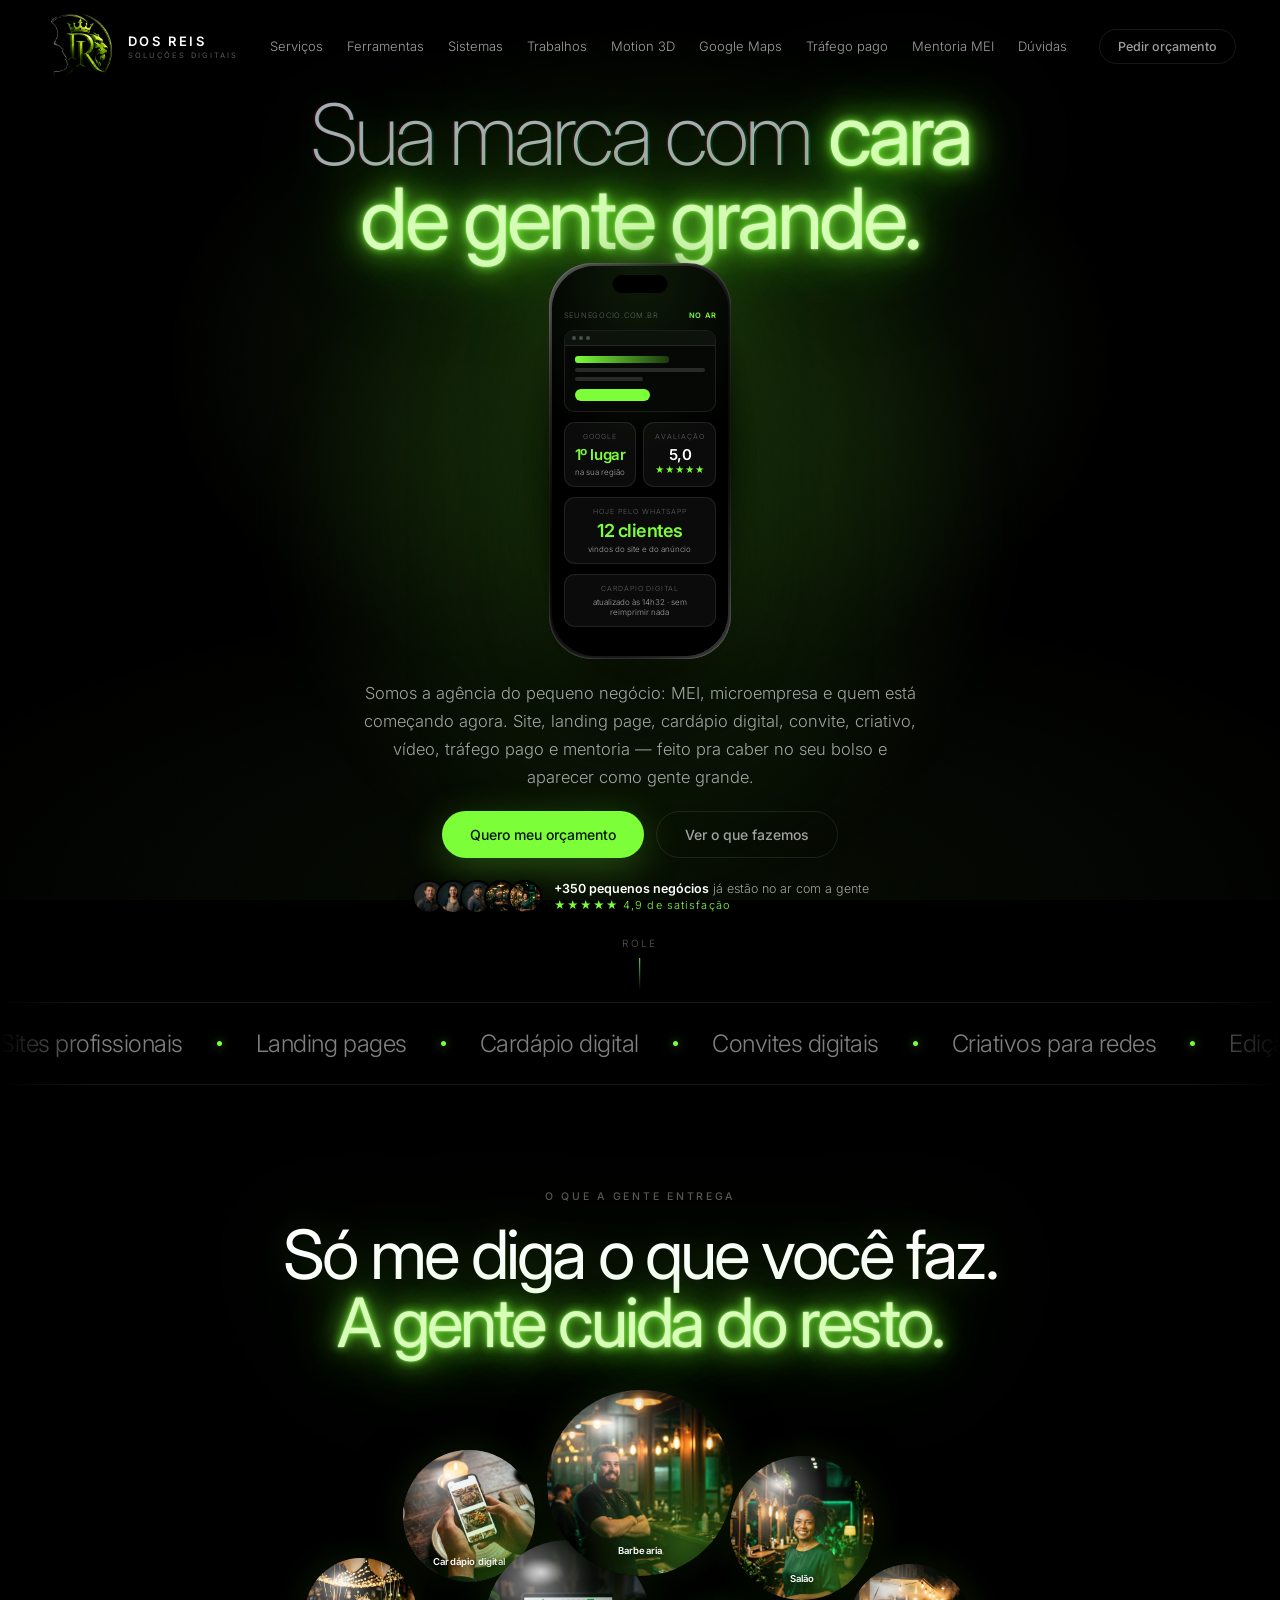
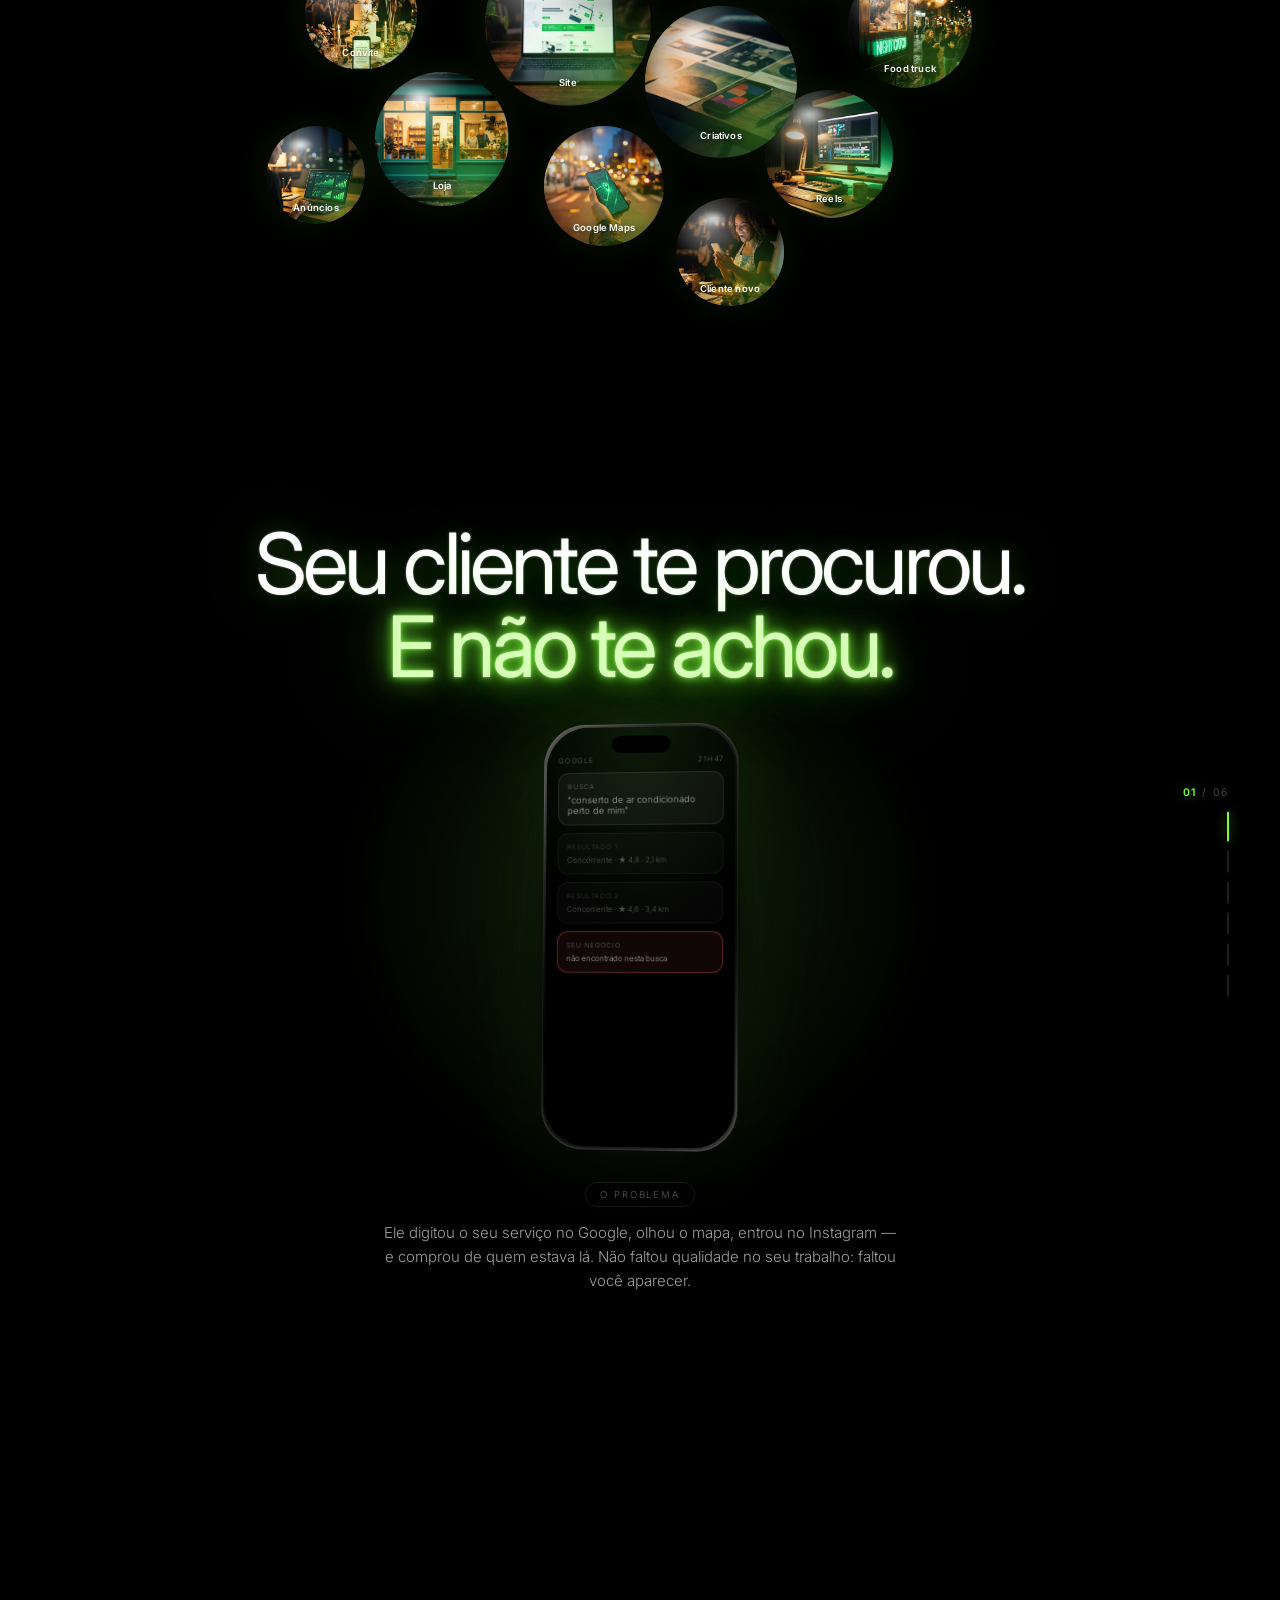
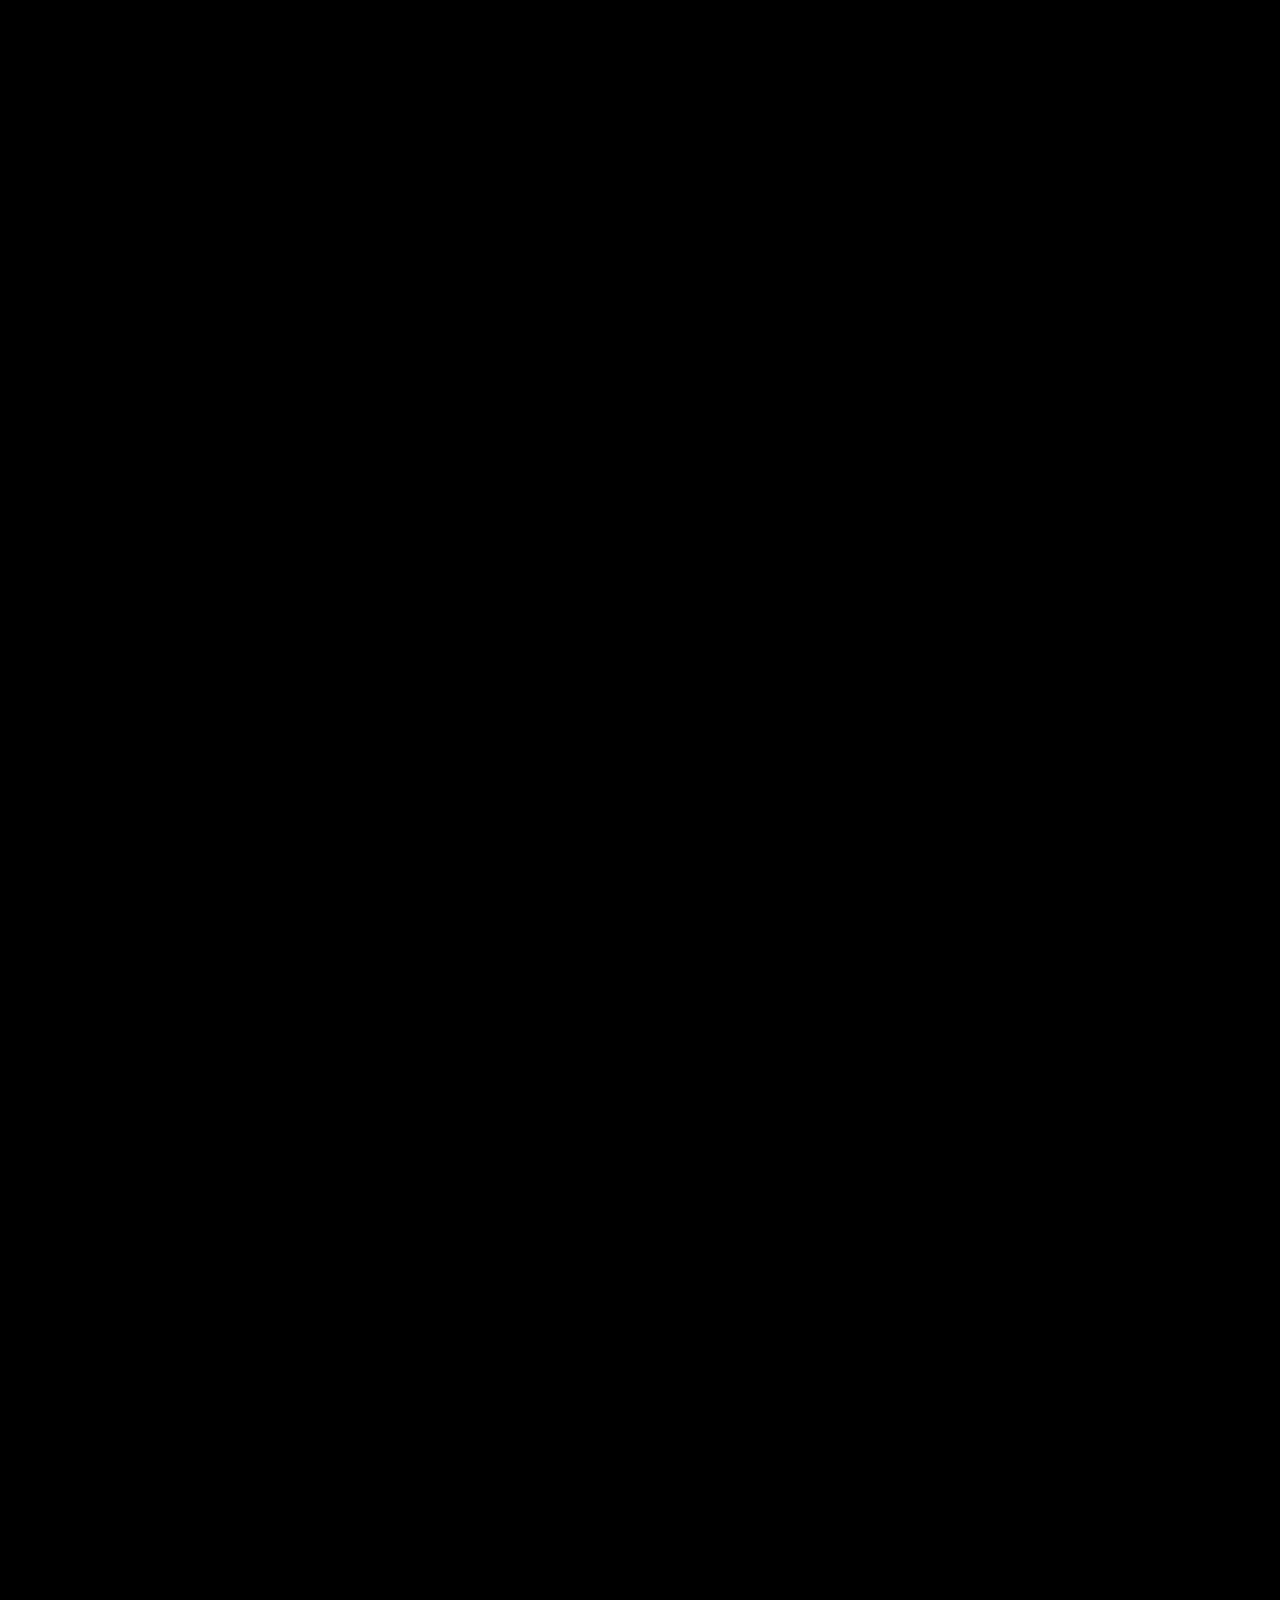
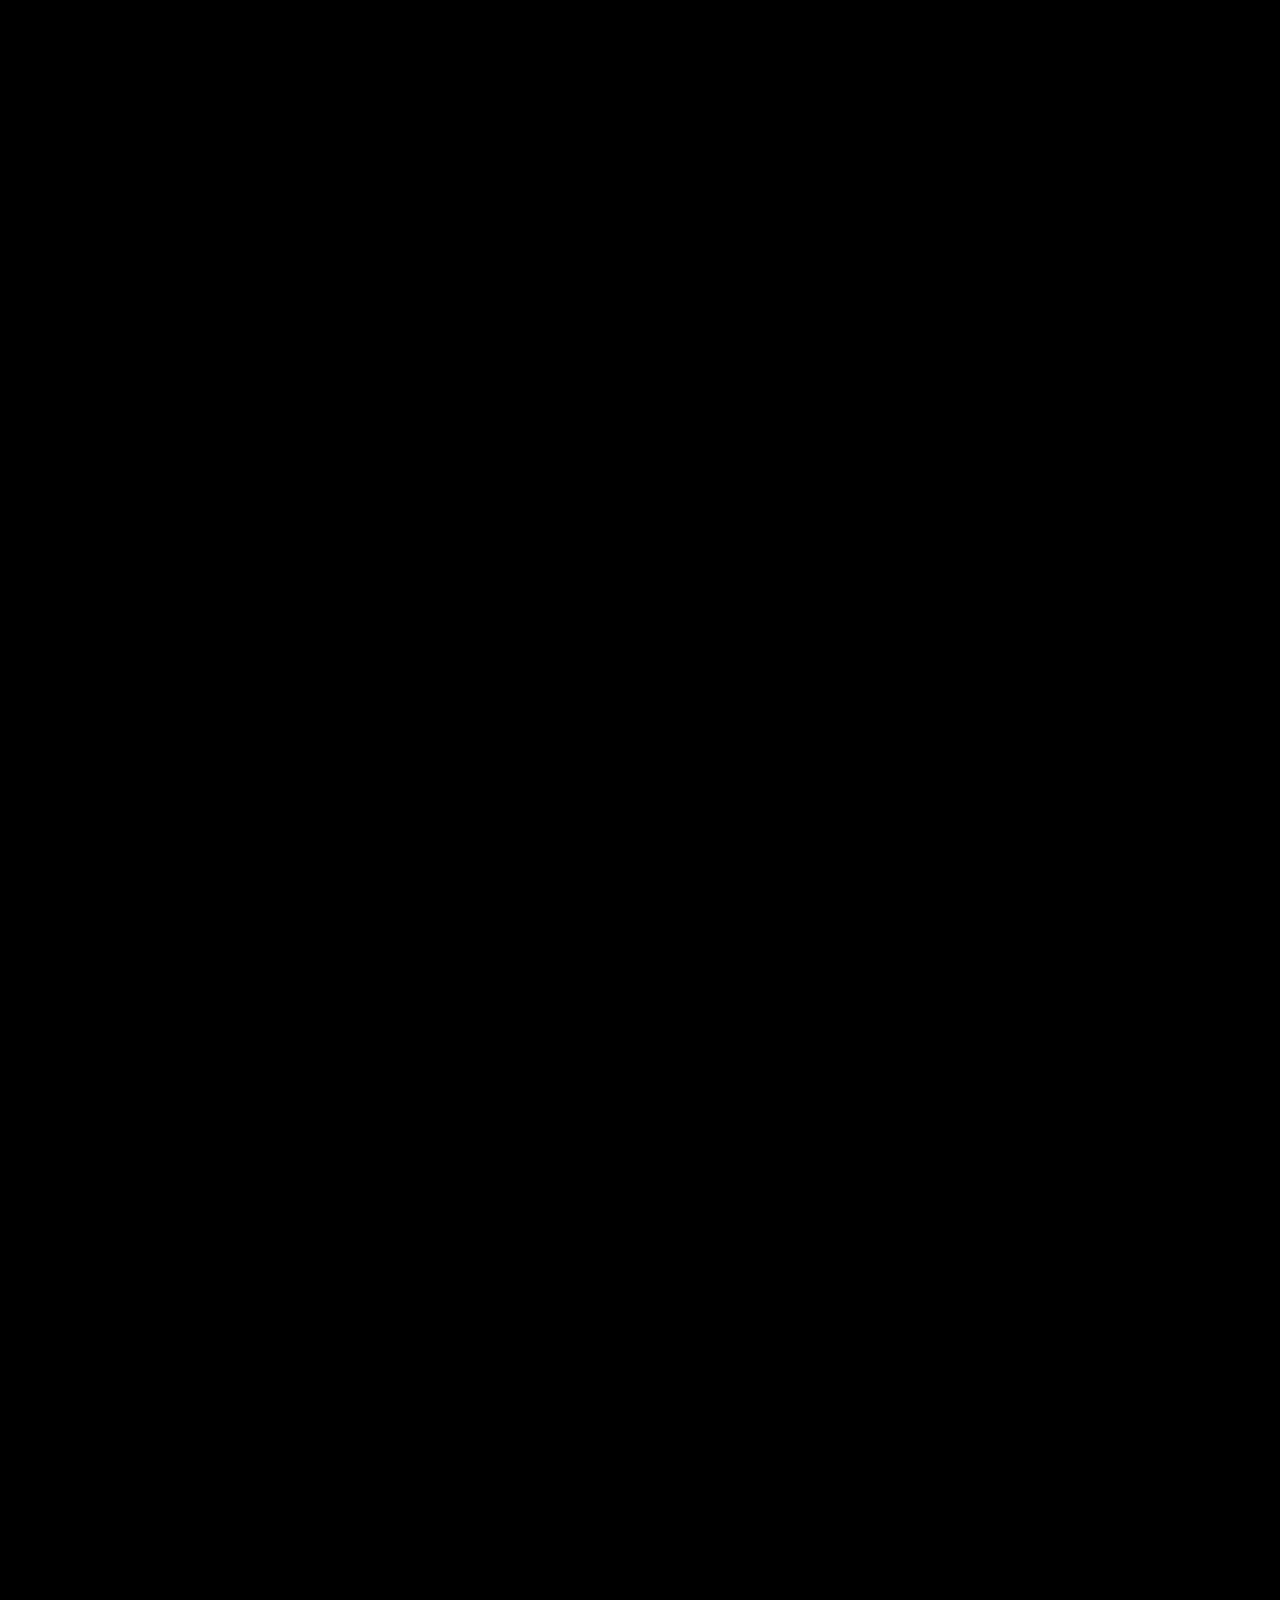
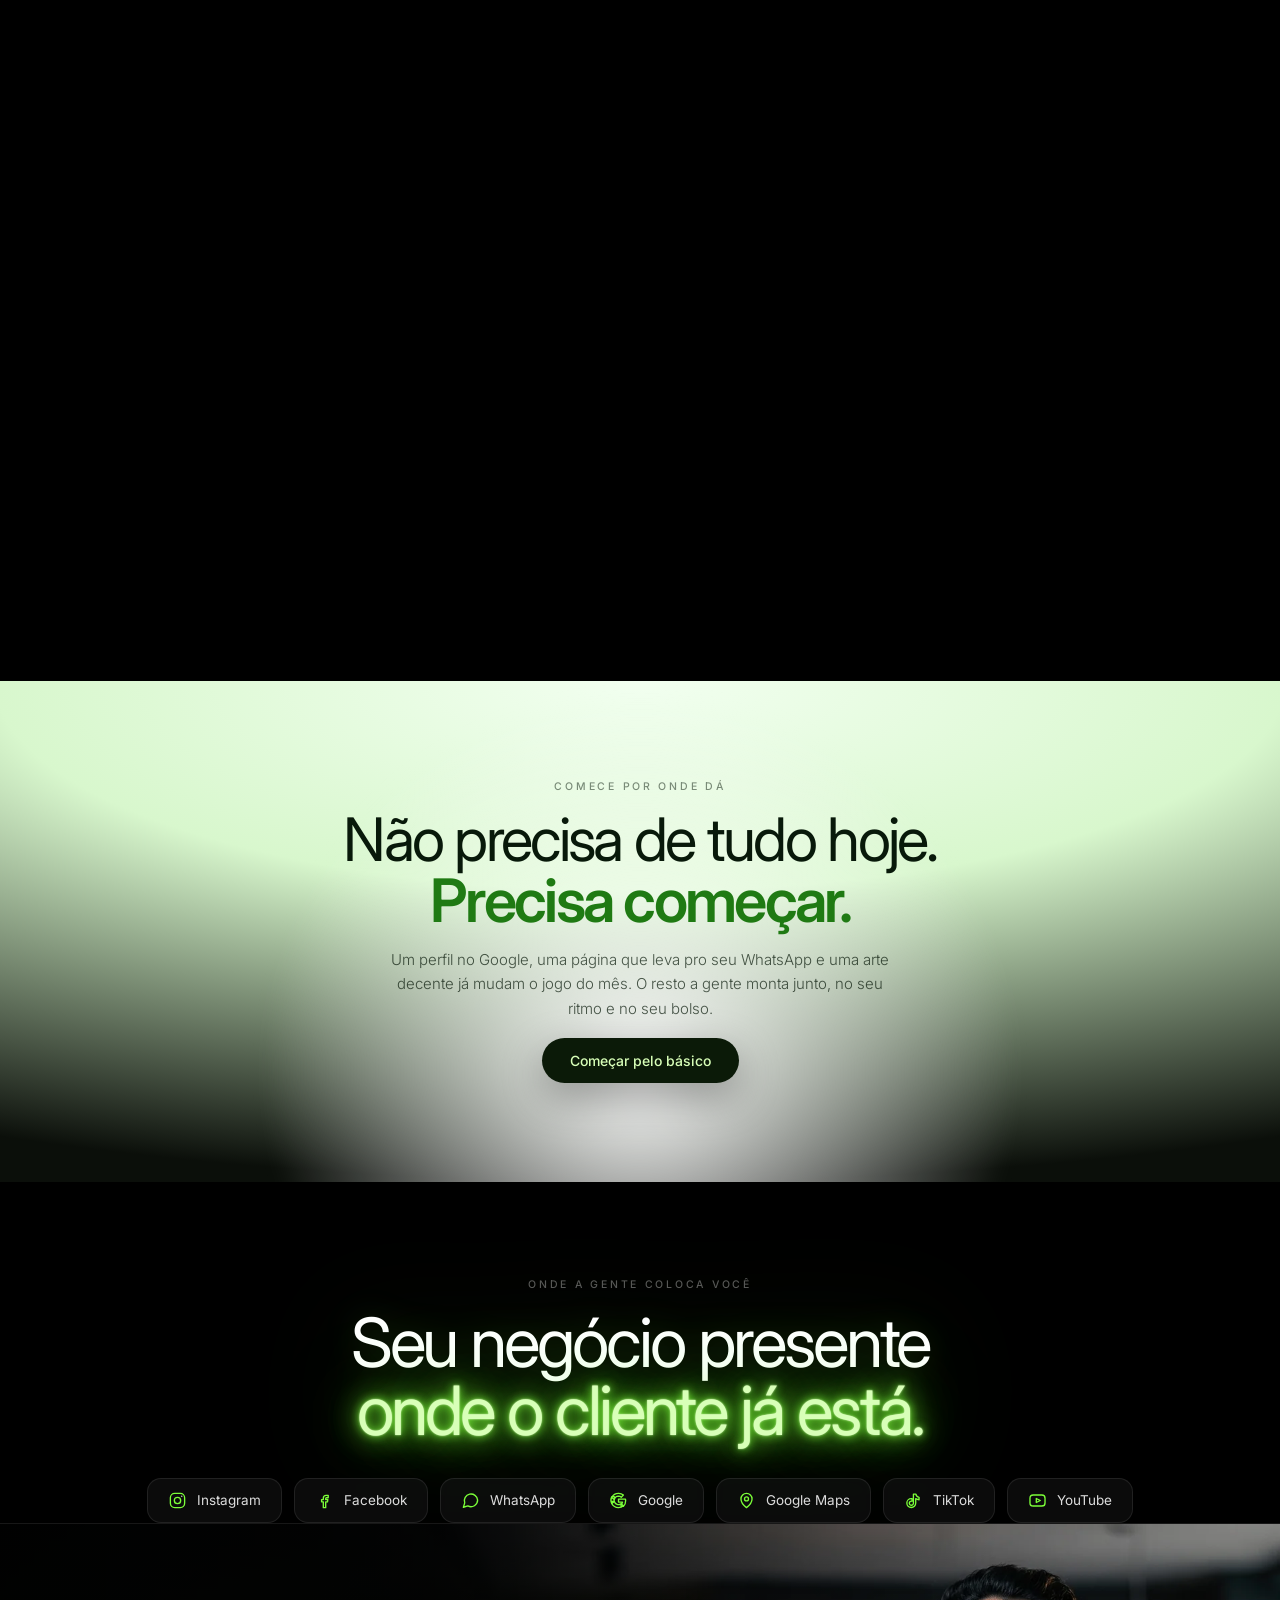
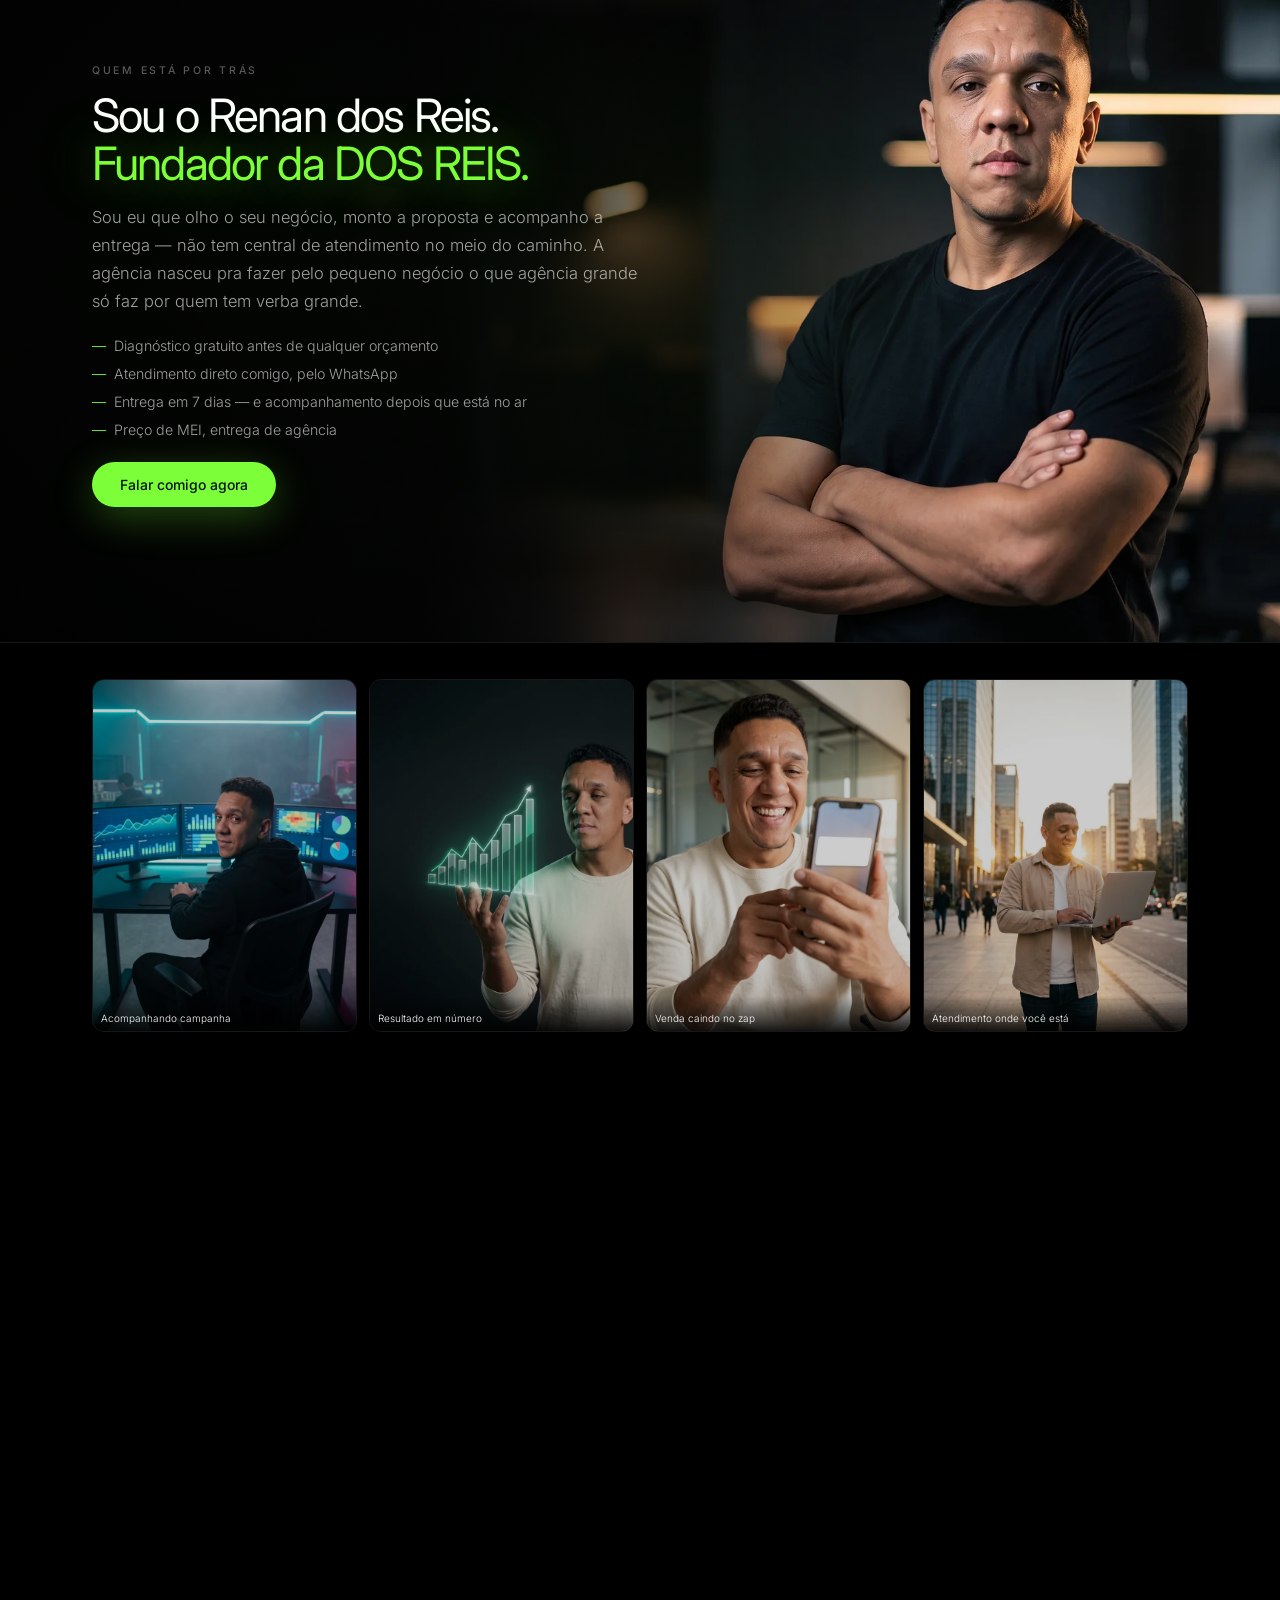
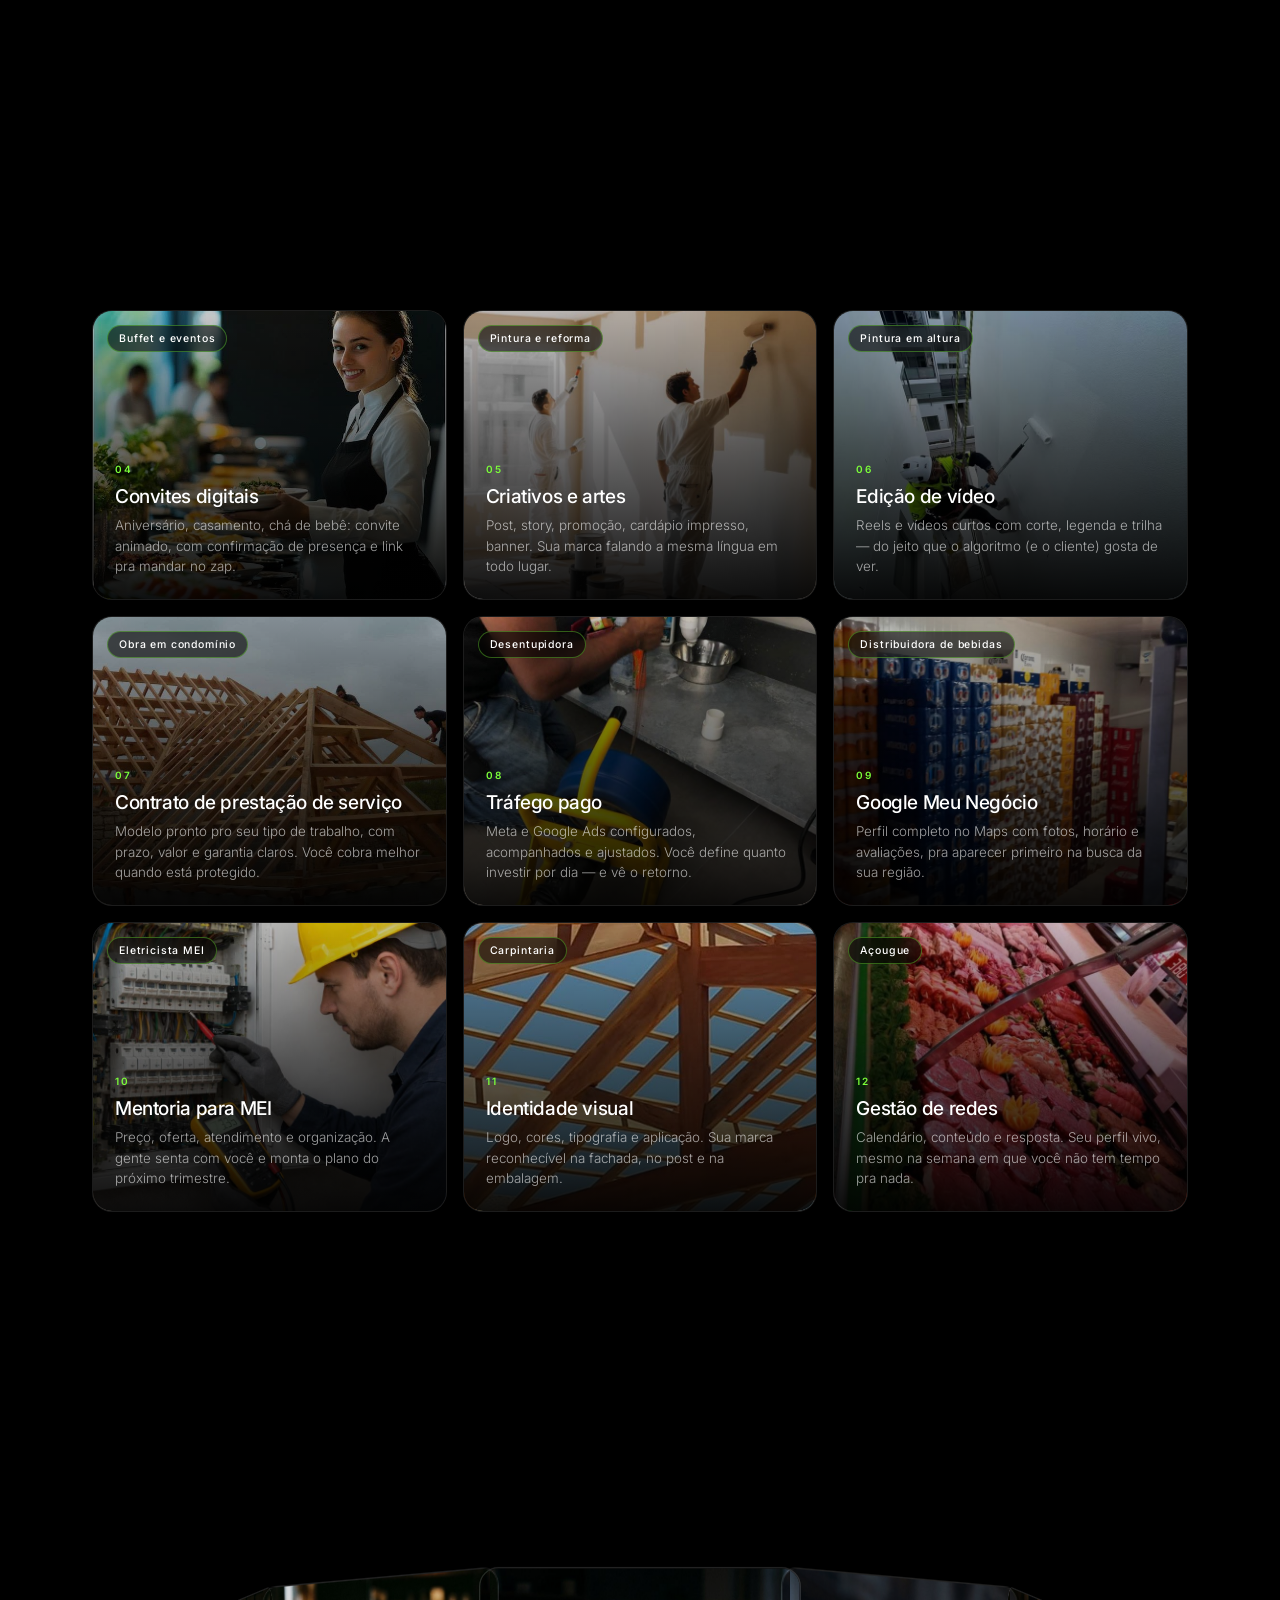
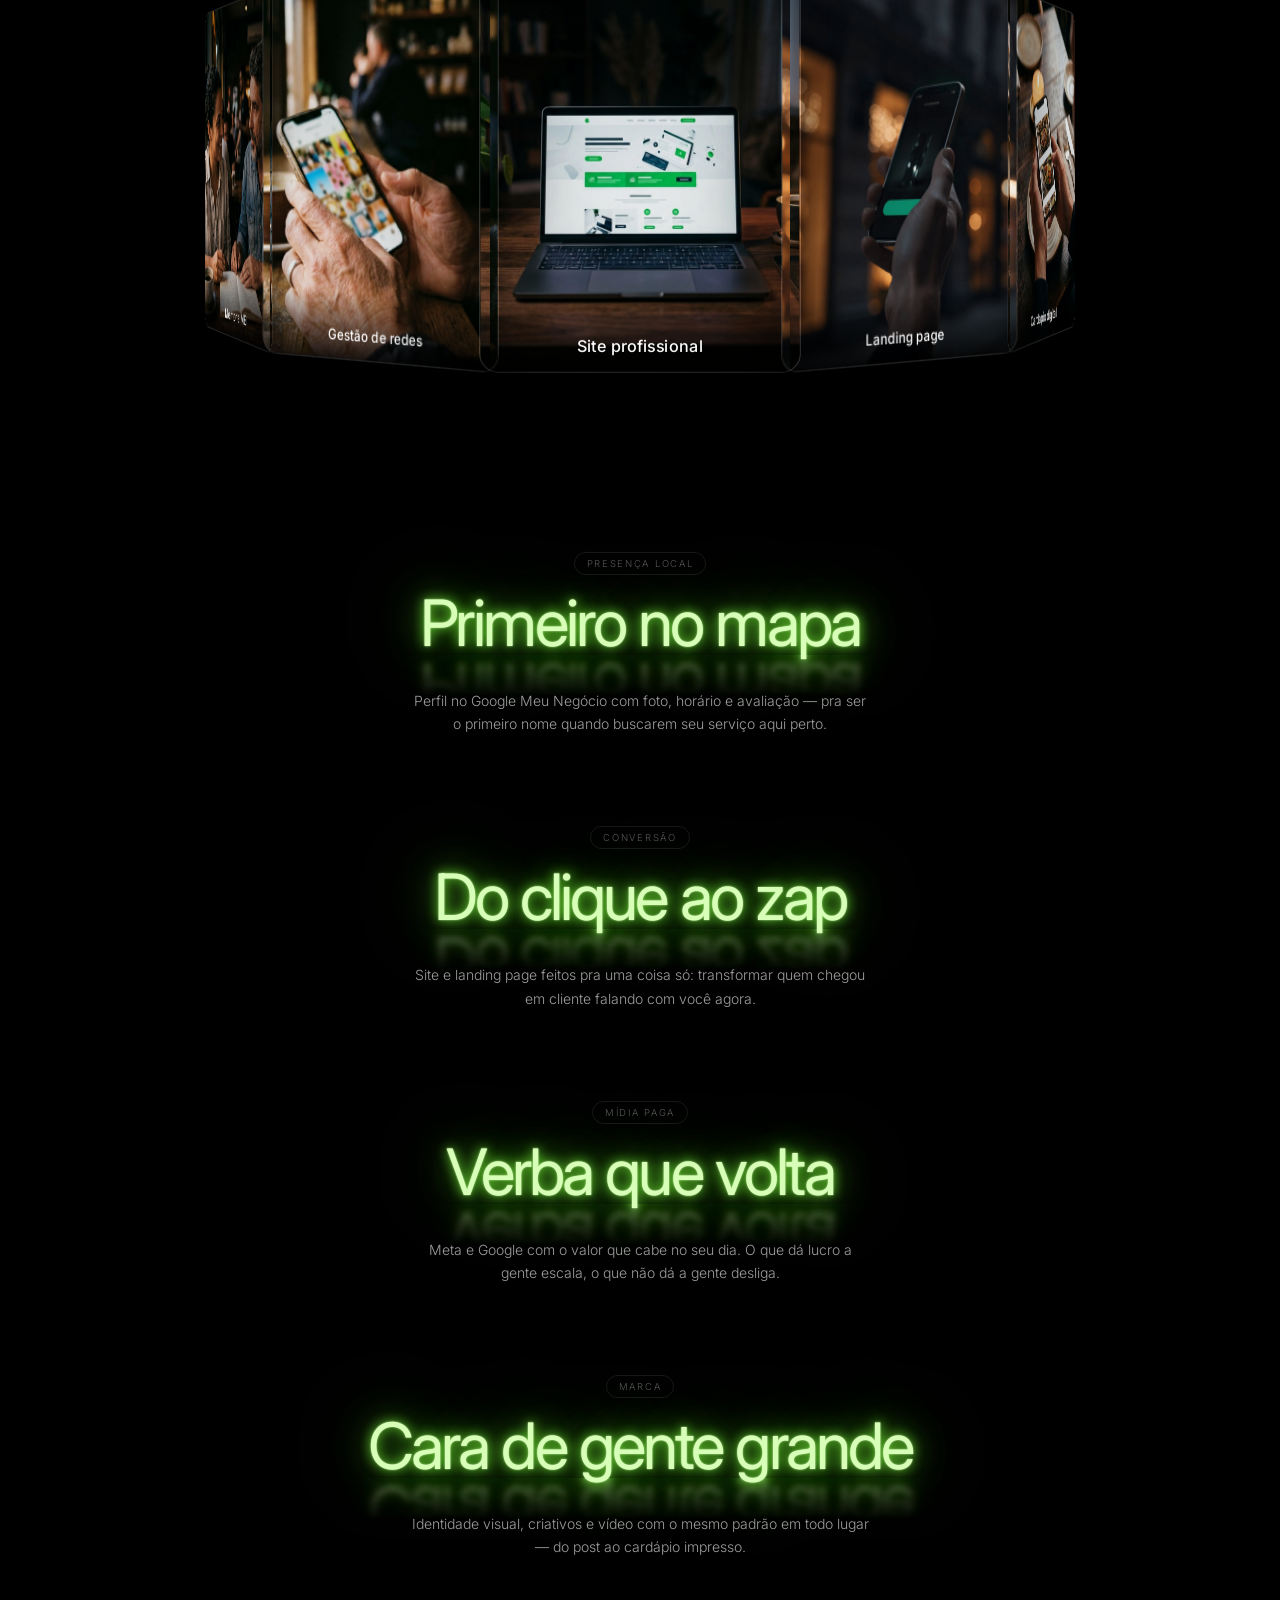
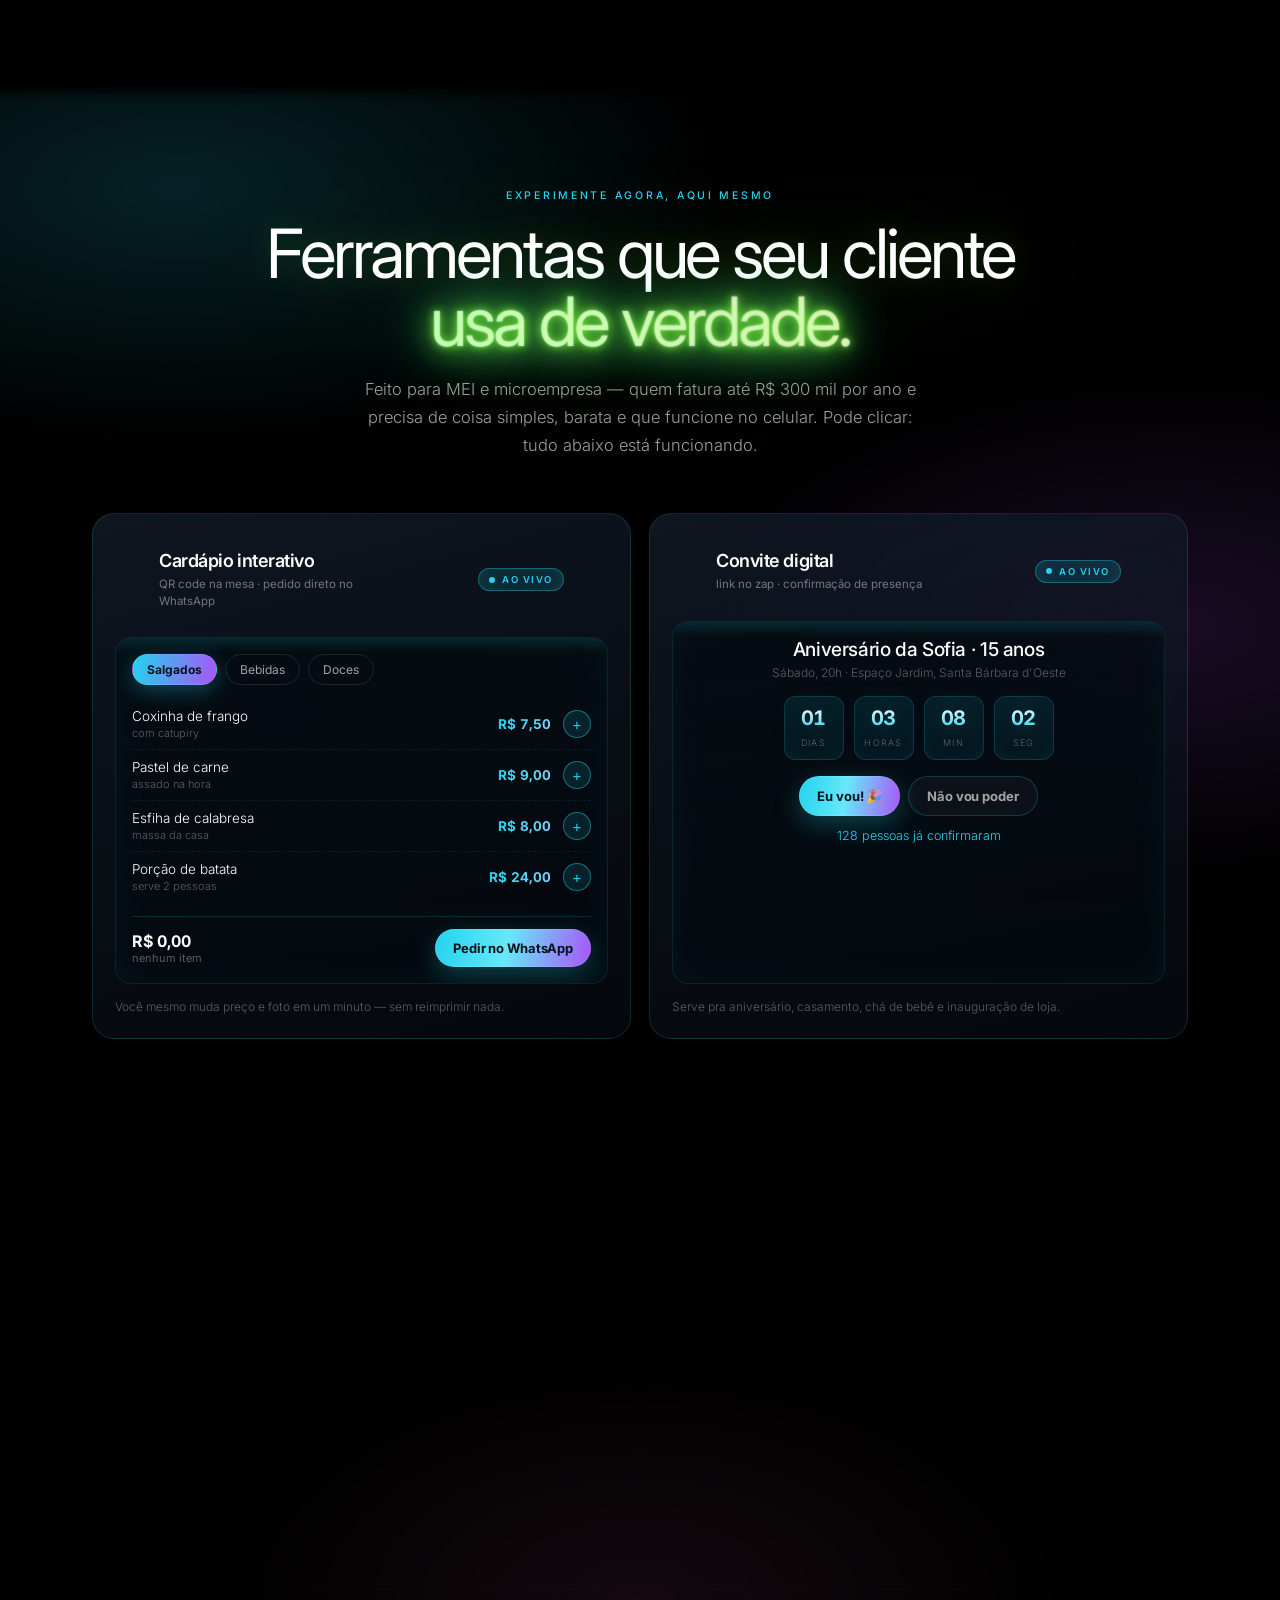
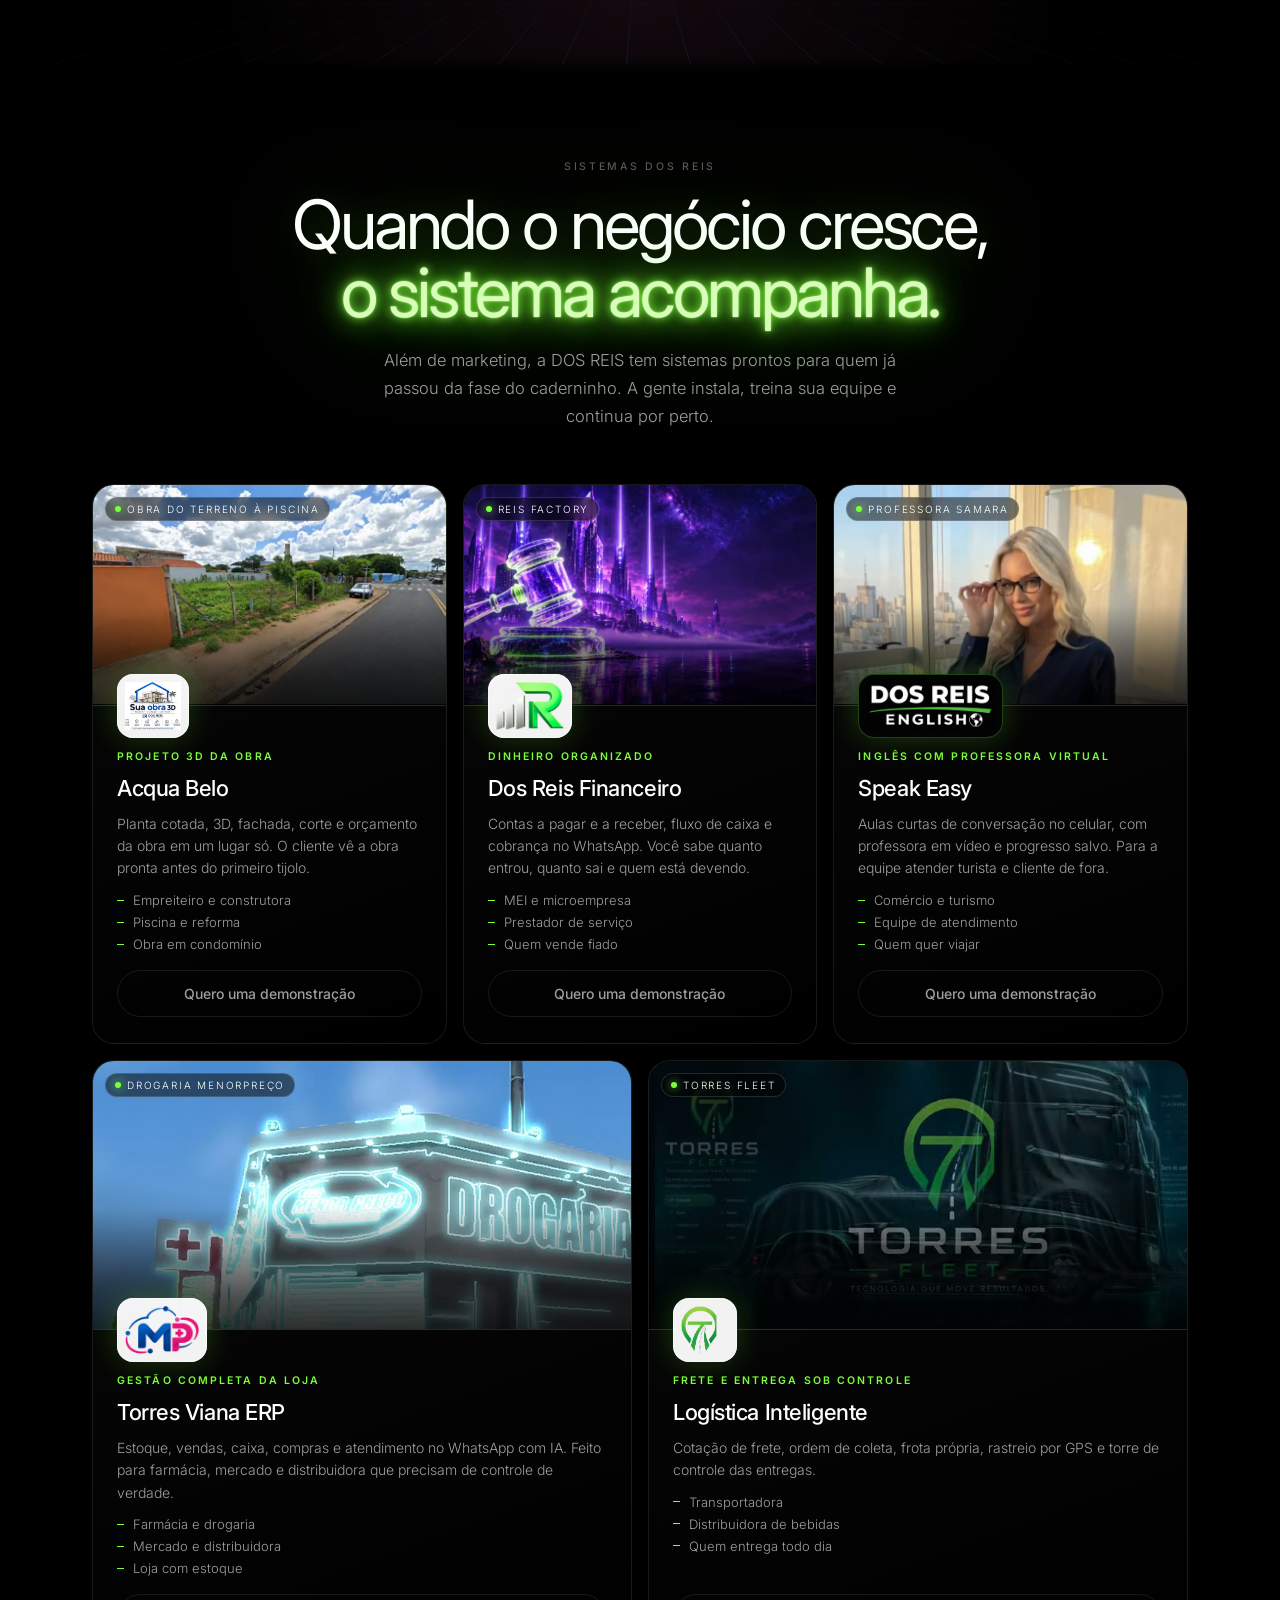
<file: index.html>
<!DOCTYPE html>
<html lang="pt-BR">
<head>
<meta charset="UTF-8">
<meta name="viewport" content="width=device-width,initial-scale=1">
<title>DOS REIS Soluções Digitais — a agência do pequeno negócio.</title>
<meta name="description" content="Sites, landing pages, cardápio digital, convites, criativos, edição de vídeo, tráfego pago no Meta e Google, Google Maps e mentoria para MEI e microempresário.">
<meta property="og:title" content="DOS REIS Soluções Digitais — a agência do pequeno negócio.">
<meta property="og:description" content="Seu negócio é pequeno. Sua presença não precisa ser.">
<meta property="og:image" content="assets/logo-full.webp">
<link rel="icon" href="assets/favicon.png">
<link rel="preconnect" href="https://fonts.googleapis.com">
<link rel="preconnect" href="https://fonts.gstatic.com" crossorigin>
<link href="https://fonts.googleapis.com/css2?family=Inter:wght@200;300;400;500;600;700&display=swap" rel="stylesheet">
<style>
  :root{
    --bg:#000;--fg:#fff;--fg2:rgba(255,255,255,.62);--fg3:rgba(255,255,255,.34);
    --green:#7CFF39;--green-2:#B6FF7A;--glow:rgba(124,255,57,.55);
    --line:rgba(255,255,255,.09);--glass:rgba(255,255,255,.045);
    --ease:cubic-bezier(.22,1,.36,1);
  }
  *{margin:0;padding:0;box-sizing:border-box}
  html{scroll-behavior:smooth;background:#000}
  body{font-family:'Inter',-apple-system,BlinkMacSystemFont,'Segoe UI',sans-serif;background:var(--bg);color:var(--fg);
       overflow-x:hidden;-webkit-font-smoothing:antialiased;font-weight:300}
  a{color:inherit;text-decoration:none}
  img{display:block;max-width:100%}
  ::selection{background:var(--green);color:#03130a}

  /* ============ NAV ============ */
  header{position:fixed;top:0;left:0;right:0;z-index:100;display:flex;align-items:center;justify-content:space-between;gap:14px;
         padding:14px clamp(16px,4vw,44px);transition:background .4s var(--ease),backdrop-filter .4s}
  header.solid{background:rgba(0,0,0,.6);backdrop-filter:blur(22px);border-bottom:1px solid var(--line)}
  .logo{display:flex;align-items:center;gap:10px}
  .logo img{height:64px}
  .logo b{font-size:13px;font-weight:600;letter-spacing:.2em;text-transform:uppercase;white-space:nowrap}
  .logo b i{display:block;font-style:normal;font-size:7.5px;letter-spacing:.28em;color:var(--fg3);font-weight:400;margin-top:2px}
  .menu{display:flex;gap:24px;font-size:13px;color:var(--fg2)}
  .menu a{transition:.25s}.menu a:hover{color:var(--green)}
  @media(max-width:1000px){.menu{display:none}}
  .nav-cta{font-size:12.5px;font-weight:500;color:var(--fg2);border:1px solid var(--line);border-radius:999px;padding:9px 18px;
           transition:.3s var(--ease);white-space:nowrap;backdrop-filter:blur(10px)}
  .nav-cta:hover{color:#03130a;background:var(--green);border-color:var(--green);box-shadow:0 0 30px rgba(124,255,57,.4)}

  /* ============ ATMOSFERA ============ */
  .glow-bg{position:fixed;inset:0;z-index:0;pointer-events:none;
    background:radial-gradient(60vw 60vh at 50% 40%,rgba(124,255,57,.13),transparent 62%),
               radial-gradient(90vw 50vh at 50% 100%,rgba(124,255,57,.05),transparent 70%)}
  .noise{position:fixed;inset:0;z-index:1;pointer-events:none;opacity:.035;mix-blend-mode:overlay;
    background-image:url("data:image/svg+xml,%3Csvg xmlns='http://www.w3.org/2000/svg' width='140' height='140'%3E%3Cfilter id='n'%3E%3CfeTurbulence type='fractalNoise' baseFrequency='.85' numOctaves='3'/%3E%3C/filter%3E%3Crect width='140' height='140' filter='url(%23n)'/%3E%3C/svg%3E")}

  /* ============ TIPOGRAFIA ============ */
  .display{font-weight:400;letter-spacing:-.045em;line-height:1;font-size:clamp(30px,5.4vw,68px);text-wrap:balance;
           filter:drop-shadow(0 0 16px rgba(124,255,57,.16)) drop-shadow(0 0 54px rgba(124,255,57,.10))}
  .display .thin{font-weight:200;color:var(--fg2)}
  /* neon do Elva: halo curto + halo largo + brilho difuso */
  .gl,.display .gl{color:#D8FFB8;
    text-shadow:0 0 2px rgba(216,255,184,.9),0 0 10px rgba(124,255,57,.95),0 0 26px rgba(124,255,57,.75),
                0 0 60px rgba(124,255,57,.55),0 0 120px rgba(124,255,57,.35)}
  .neon-w{text-shadow:0 0 2px rgba(255,255,255,.55),0 0 18px rgba(124,255,57,.28),0 0 60px rgba(124,255,57,.18)}
  .kicker{display:inline-block;font-size:10.5px;letter-spacing:.26em;text-transform:uppercase;color:var(--fg3);font-weight:500}
  .body{font-size:clamp(14px,1.35vw,16.5px);line-height:1.7;color:var(--fg2);font-weight:300}
  .word{display:inline-block;opacity:0;transform:translateY(.4em);transition:opacity .6s var(--ease),transform .6s var(--ease)}
  .word.on{opacity:1;transform:none}

  /* ============ BOTÕES ============ */
  .btn{display:inline-flex;align-items:center;gap:8px;border-radius:999px;padding:14px 28px;font-size:14px;font-weight:500;transition:.3s var(--ease)}
  .btn.solid{background:var(--green);color:#03130a;box-shadow:0 10px 40px rgba(124,255,57,.28)}
  .btn.solid:hover{background:var(--green-2);transform:translateY(-2px);box-shadow:0 14px 50px rgba(124,255,57,.45)}
  .btn.line{border:1px solid var(--line);color:var(--fg2)}
  .btn.line:hover{border-color:rgba(255,255,255,.42);color:#fff}

  /* ============ HERO ============ */
  .hero{position:relative;z-index:3;min-height:100svh;display:grid;place-items:center;text-align:center;padding:92px 20px 88px;overflow:hidden}
  .hero .halo{position:absolute;left:50%;top:52%;width:min(120vw,1100px);aspect-ratio:1;transform:translate(-50%,-50%);
    background:radial-gradient(closest-side,rgba(124,255,57,.16),transparent 68%);filter:blur(20px);animation:breathe 9s ease-in-out infinite alternate;pointer-events:none}
  @keyframes breathe{from{opacity:.6;transform:translate(-50%,-50%) scale(.94)}to{opacity:1;transform:translate(-50%,-50%) scale(1.07)}}
  .hero-in{position:relative;display:grid;justify-items:center}
  .hero h1{position:relative;z-index:2;margin-bottom:clamp(10px,2vh,22px);max-width:min(1100px,94vw)}
  .hero .sub{position:relative;z-index:4;max-width:560px;margin:20px auto 0}
  .hero .actions{position:relative;z-index:4;display:flex;gap:12px;flex-wrap:wrap;justify-content:center;margin-top:20px}
  .hero .phone{height:min(40svh,368px);width:auto}
  /* --- Elva-like: titulo gigante ATRAS do aparelho + lente de vidro --- */
  @media(min-width:1000px){
    .hero-in{padding-top:clamp(20px,4vh,54px)}
    .hero h1{position:absolute;top:0;left:50%;transform:translateX(-50%);z-index:1;width:min(1240px,94vw);margin:0;
      pointer-events:none;font-size:clamp(50px,6.6vw,100px);
      text-shadow:0 0 70px rgba(124,255,57,.22),1.6px 0 0 rgba(0,229,255,.14),-1.6px 0 0 rgba(255,0,170,.12)}
    .hero .stage{margin-top:clamp(96px,15vh,190px)}
    .hero .phone{height:min(44svh,430px)}
    .hero .scr{justify-content:center;gap:10px}
    .hero .glass{inset:-40px;border-radius:calc(clamp(32px,3.4vw,44px) + 40px);
      backdrop-filter:blur(16px) saturate(1.2);-webkit-backdrop-filter:blur(16px) saturate(1.2)}
  }
  @media(max-width:760px){
    .hero h1{margin-bottom:14px}
    .hero .phone{height:min(38svh,330px)}
    .hero{padding:88px 18px 96px}
  }
  .proof{position:relative;z-index:4;display:flex;align-items:center;justify-content:center;gap:12px;margin-top:22px;flex-wrap:wrap}
  .proof .avs{display:flex;padding-left:10px}
  .proof .avs img{width:34px;height:34px;border-radius:50%;object-fit:cover;border:2px solid #000;margin-left:-10px;box-shadow:0 4px 14px rgba(0,0,0,.6)}
  .proof .txt{font-size:12.5px;color:var(--fg2);text-align:left;line-height:1.35}
  .proof .txt b{color:#fff;font-weight:600}
  .proof .txt i{display:block;font-style:normal;color:var(--green);letter-spacing:.1em;font-size:11px}
  .scrollhint{position:absolute;bottom:12px;left:50%;transform:translateX(-50%);font-size:10px;letter-spacing:.24em;color:var(--fg3);text-transform:uppercase;z-index:5}
  .scrollhint::after{content:"";display:block;width:1px;height:32px;margin:9px auto 0;background:linear-gradient(var(--green),transparent);animation:drop 2s ease-in-out infinite}
  @keyframes drop{0%,100%{opacity:.2;transform:scaleY(.4)}50%{opacity:1;transform:scaleY(1)}}

  /* ============ IPHONE 3D ============ */
  .stage{perspective:1600px;position:relative;z-index:3}
  .phone{position:relative;width:clamp(200px,22vw,262px);aspect-ratio:9/19.5;border-radius:clamp(32px,3.4vw,44px);
    background:linear-gradient(150deg,#3a3a3a,#0c0c0c 32%,#000 60%,#2a2a2a);padding:3px;
    box-shadow:0 60px 120px rgba(0,0,0,.9),0 0 90px rgba(124,255,57,.14),inset 0 0 2px rgba(255,255,255,.5);
    transform-style:preserve-3d;transition:transform .9s var(--ease)}
  .phone .screen{position:relative;height:100%;border-radius:inherit;overflow:hidden;background:#000;isolation:isolate;z-index:2}
  /* halo de vidro: desfoca o texto que passa atrás do aparelho (efeito de lente do Elva) */
  .phone .glass{position:absolute;inset:-26px;border-radius:calc(clamp(32px,3.4vw,44px) + 26px);z-index:0;pointer-events:none;
    backdrop-filter:blur(13px) saturate(1.15);-webkit-backdrop-filter:blur(13px) saturate(1.15);
    background:radial-gradient(closest-side,rgba(0,0,0,.30),rgba(0,0,0,.10) 62%,transparent 100%);
    -webkit-mask:radial-gradient(closest-side,#000 62%,rgba(0,0,0,.55) 82%,transparent 100%);
    mask:radial-gradient(closest-side,#000 62%,rgba(0,0,0,.55) 82%,transparent 100%)}
  .phone .notch{position:absolute;top:9px;left:50%;transform:translateX(-50%);width:31%;height:18px;border-radius:999px;background:#000;z-index:9}
  .phone::after{content:"";position:absolute;inset:0;border-radius:inherit;pointer-events:none;
    background:linear-gradient(115deg,rgba(255,255,255,.16),transparent 32%,transparent 68%,rgba(255,255,255,.07))}
  .screens{position:absolute;inset:0}
  .scr{position:absolute;inset:0;padding:30px 12px 14px;display:flex;flex-direction:column;gap:8px;
       opacity:0;transform:scale(1.04) translateY(10px);transition:opacity .55s var(--ease),transform .55s var(--ease);
       background:radial-gradient(120% 80% at 50% 0%,#0e1b09,#000 62%)}
  .scr.on{opacity:1;transform:none}
  .scr .top{display:flex;justify-content:space-between;align-items:center;font-size:7.5px;color:var(--fg3);letter-spacing:.1em;text-transform:uppercase}
  .scr .top b{color:var(--green);font-weight:600}
  .scr .fill{flex:1;border-radius:12px;overflow:hidden;position:relative;border:1px solid var(--line)}
  .scr .fill img,.scr .fill video{width:100%;height:100%;object-fit:cover}
  .scr .fill .over{position:absolute;inset:auto 0 0 0;padding:10px;background:linear-gradient(transparent,rgba(0,0,0,.9));font-size:8.5px;line-height:1.4;color:#fff}
  .scr .fill .over b{display:block;font-size:10px;margin-bottom:2px}
  .card{background:var(--glass);border:1px solid var(--line);border-radius:11px;padding:9px}
  .card .lb{font-size:7px;letter-spacing:.14em;text-transform:uppercase;color:var(--fg3);margin-bottom:4px}
  .card .big{font-size:18px;font-weight:600;letter-spacing:-.03em}
  .card .big.g{color:var(--green)}
  .card .tiny{font-size:8px;color:var(--fg2);margin-top:3px}
  .row2{display:grid;grid-template-columns:1fr 1fr;gap:7px}
  .mini-site{border:1px solid var(--line);border-radius:10px;overflow:hidden;background:#050805}
  .mini-site .bar{display:flex;gap:3px;padding:5px 7px;background:#0d130c;border-bottom:1px solid var(--line)}
  .mini-site .bar i{width:4px;height:4px;border-radius:50%;background:rgba(255,255,255,.25)}
  .mini-site .bd{padding:10px;display:grid;gap:5px}
  .mini-site .h{height:7px;border-radius:3px;background:linear-gradient(90deg,var(--green),rgba(124,255,57,.2));width:72%}
  .mini-site .l{height:4px;border-radius:3px;background:rgba(255,255,255,.14)}
  .mini-site .l.s{width:52%}
  .mini-site .cta{margin-top:3px;height:12px;width:58%;border-radius:99px;background:var(--green)}
  .stars{color:var(--green);font-size:9px;letter-spacing:.1em}
  .chat{display:flex;flex-direction:column;gap:5px;margin-top:2px}
  .msg{max-width:84%;font-size:8.2px;line-height:1.45;padding:6px 8px;border-radius:10px}
  .msg.them{background:rgba(255,255,255,.07);border:1px solid var(--line);border-bottom-left-radius:3px}
  .msg.me{align-self:flex-end;background:rgba(124,255,57,.16);border:1px solid rgba(124,255,57,.35);color:#eaffdc;border-bottom-right-radius:3px}

  /* ============ MARQUEE ============ */
  .marq{position:relative;z-index:3;padding:26px 0;border-top:1px solid var(--line);border-bottom:1px solid var(--line);
        -webkit-mask:linear-gradient(90deg,transparent,#000 7%,#000 93%,transparent);mask:linear-gradient(90deg,transparent,#000 7%,#000 93%,transparent);overflow:hidden}
  .marq .tk{display:flex;gap:34px;width:max-content;animation:slide 34s linear infinite;align-items:center}
  .marq:hover .tk{animation-play-state:paused}
  @keyframes slide{to{transform:translateX(-50%)}}
  .marq span{font-size:clamp(15px,2vw,24px);font-weight:300;letter-spacing:-.02em;color:rgba(255,255,255,.5);white-space:nowrap;display:flex;align-items:center;gap:34px}
  .marq span::after{content:"";width:5px;height:5px;border-radius:50%;background:var(--green);box-shadow:0 0 10px var(--glow)}

  /* ============ BOLHAS DE VIDRO (cluster) ============ */
  .bubs{position:relative;z-index:3;padding:clamp(70px,11vh,140px) 20px clamp(40px,7vh,90px);text-align:center;overflow:hidden}
  .bubfield{position:relative;height:min(72vh,600px);margin:22px auto 0;max-width:900px;perspective:1200px;transform-style:preserve-3d}
  .bubfield .swarm{position:absolute;inset:0;transform-style:preserve-3d;animation:swarm 26s ease-in-out infinite alternate}
  @keyframes swarm{
    0%{transform:translateY(var(--sy,0px)) scale(var(--ss,1)) rotateY(-7deg) rotateX(3deg) translateZ(-20px)}
    50%{transform:translateY(var(--sy,0px)) scale(var(--ss,1)) rotateY(2deg) rotateX(-2deg) translateZ(10px)}
    100%{transform:translateY(var(--sy,0px)) scale(var(--ss,1)) rotateY(8deg) rotateX(3deg) translateZ(-10px)}}
  .bub{position:absolute;border-radius:50%;overflow:hidden;
       box-shadow:inset 0 -14px 34px rgba(0,0,0,.6),inset 8px 12px 26px rgba(255,255,255,.22),
                  0 24px 60px rgba(0,0,0,.65),0 0 40px rgba(124,255,57,.12);
       animation:bubfloat var(--d,12s) ease-in-out infinite alternate;will-change:transform}
  .bub img{width:100%;height:100%;object-fit:cover;transform:scale(1.14);filter:saturate(1.15) contrast(1.05)}
  .bub::after{content:"";position:absolute;inset:0;border-radius:50%;pointer-events:none;
    background:radial-gradient(circle at 30% 24%,rgba(255,255,255,.55),rgba(255,255,255,.06) 34%,transparent 58%),
               radial-gradient(circle at 74% 82%,rgba(124,255,57,.32),transparent 52%),
               radial-gradient(circle at 50% 50%,transparent 56%,rgba(0,0,0,.5) 100%)}
  .bub .glint{position:absolute;left:20%;top:11%;width:28%;height:17%;border-radius:50%;z-index:2;
    background:radial-gradient(ellipse at center,rgba(255,255,255,.9),transparent 70%);filter:blur(1.5px)}
  .bub .cap{position:absolute;left:0;right:0;bottom:11%;z-index:3;text-align:center;font-size:9.5px;font-weight:600;
            color:#fff;text-shadow:0 2px 10px rgba(0,0,0,.95);letter-spacing:.02em;padding:0 12%}
  @keyframes bubfloat{from{transform:translate3d(0,0,0) rotate(-2deg)}to{transform:translate3d(var(--x,12px),var(--y,-26px),0) rotate(2deg)}}
  @media(max-width:760px){.bubfield{height:340px;max-width:96vw}.bub .cap{font-size:7.5px;bottom:9%}}

  /* ============ FLASH DE LUZ (seção clara) ============ */
  .light{position:relative;z-index:3;overflow:hidden;padding:clamp(70px,11vh,130px) 20px;text-align:center;
         background:radial-gradient(120% 100% at 50% 0%,#f2fff0 0%,#d8f7cd 42%,#0b0f0a 100%)}
  .light::before{content:"";position:absolute;left:50%;top:-30%;width:120vmin;height:120vmin;transform:translateX(-50%);
    background:radial-gradient(closest-side,rgba(255,255,255,.95),rgba(255,255,255,0) 70%);filter:blur(10px);pointer-events:none}
  .light .in{position:relative;z-index:2;display:grid;justify-items:center;gap:16px;color:#08190a}
  .light h2{font-size:clamp(28px,5vw,60px);font-weight:400;letter-spacing:-.045em;line-height:1.02;color:#08190a;text-wrap:balance}
  .light h2 b{font-weight:600;color:#1f7a13}
  .light p{max-width:520px;font-size:15px;line-height:1.65;color:rgba(8,25,10,.72)}
  .light .kicker{color:rgba(8,25,10,.5)}
  .light .btn.solid{background:#0b1a08;color:#d8ffb8;box-shadow:0 14px 40px rgba(0,0,0,.35)}
  .light .btn.solid:hover{background:#123010}

  /* ============ SCROLLY ============ */
  .scrolly{position:relative;z-index:3;height:560vh}
  .pin{position:sticky;top:0;height:100svh;display:grid;grid-template-rows:auto minmax(0,1fr) auto;
       justify-items:center;align-items:center;gap:clamp(8px,2vh,22px);padding:78px 20px 24px;overflow:hidden}
  .pin .halo2{position:absolute;left:50%;top:50%;width:min(110vw,900px);aspect-ratio:1;transform:translate(-50%,-50%);
    background:radial-gradient(closest-side,rgba(124,255,57,.14),transparent 66%);filter:blur(14px);pointer-events:none}
  .titles{position:relative;grid-row:1;width:min(1400px,96vw);height:clamp(96px,19vh,190px);display:grid;place-items:center;
          text-align:center;pointer-events:none;z-index:4}
  .tl{position:absolute;width:100%;opacity:0;transform:translateY(22px) scale(.985);filter:blur(6px);
      transition:opacity .7s var(--ease),transform .7s var(--ease),filter .7s var(--ease);
      font-weight:400;letter-spacing:-.045em;line-height:.98;font-size:clamp(30px,6.6vw,86px);text-wrap:balance;
      text-shadow:0 0 2px rgba(255,255,255,.5),0 0 24px rgba(124,255,57,.24),0 0 80px rgba(124,255,57,.18)}
  .tl.on{opacity:1;transform:none;filter:blur(0)}
  .copies{position:relative;grid-row:3;width:min(520px,90vw);text-align:center;z-index:5;pointer-events:none;
          height:clamp(120px,15vh,140px)}
  .cp{position:absolute;inset:0;opacity:0;transform:translateY(16px);transition:opacity .5s var(--ease),transform .5s var(--ease)}
  .cp.on{opacity:1;transform:none}
  .cp p{font-size:clamp(12.5px,1.2vw,15px);line-height:1.6;color:var(--fg2)}
  .tag{display:inline-block;font-size:9.5px;letter-spacing:.2em;text-transform:uppercase;color:var(--fg3);
       border:1px solid var(--line);border-radius:99px;padding:6px 14px;margin-bottom:14px;background:rgba(0,0,0,.4);backdrop-filter:blur(8px)}
  .pin .stage{grid-row:2;display:grid;place-items:center;min-height:0}
  .pin .phone{height:min(50svh,440px);width:auto}
  .counter{position:absolute;right:clamp(14px,4vw,54px);top:50%;transform:translateY(-50%);
           display:flex;flex-direction:column;gap:9px;align-items:flex-end;z-index:6}
  .counter .num{font-size:10.5px;letter-spacing:.18em;color:var(--fg3);margin-bottom:4px}
  .counter .num b{color:var(--green);font-weight:600;text-shadow:0 0 14px var(--glow)}
  .counter i{display:block;width:2px;height:22px;background:rgba(255,255,255,.12);border-radius:2px;transition:.4s var(--ease)}
  .counter i.on{background:var(--green);box-shadow:0 0 12px var(--glow);height:30px}
  @media(max-width:760px){
    .counter{right:8px}
    .titles{height:clamp(84px,15vh,120px)}
    .tl{font-size:clamp(26px,7.4vw,40px);width:94vw}
    .copies{height:150px;width:94vw}
    .pin{padding:70px 14px 18px}
    .pin .phone{height:min(38svh,320px);margin:0}
  }

  /* ============ SERVIÇOS ============ */
  .wrap{position:relative;z-index:3;max-width:1180px;margin:0 auto;padding:clamp(70px,10vh,130px) clamp(18px,4vw,42px)}
  .head{text-align:center;margin-bottom:clamp(34px,6vh,62px)}
  .head .display{margin-top:16px}
  .head .body{max-width:560px;margin:20px auto 0}
  .grid{display:grid;grid-template-columns:repeat(3,1fr);gap:16px}
  @media(max-width:980px){.grid{grid-template-columns:repeat(2,1fr)}}
  @media(max-width:620px){.grid{grid-template-columns:1fr}}
  .svc{position:relative;border-radius:20px;overflow:hidden;border:1px solid var(--line);background:#050505;
       min-height:290px;display:flex;flex-direction:column;justify-content:flex-end;isolation:isolate;
       transition:transform .5s var(--ease),border-color .4s var(--ease),box-shadow .5s var(--ease)}
  .svc:hover{transform:translateY(-6px);border-color:rgba(124,255,57,.42);box-shadow:0 30px 70px rgba(0,0,0,.7),0 0 50px rgba(124,255,57,.1)}
  .svc img{position:absolute;inset:0;width:100%;height:100%;object-fit:cover;z-index:-2;opacity:.86;
           transition:transform .8s var(--ease),opacity .5s var(--ease)}
  .svc:hover img{transform:scale(1.07);opacity:1}
  .svc::before{content:"";position:absolute;inset:0;z-index:-1;
    background:linear-gradient(180deg,rgba(0,0,0,.08) 0%,rgba(0,0,0,.5) 46%,rgba(0,0,0,.92) 100%)}
  .svc .in{padding:22px}
  .svc .n{font-size:10px;letter-spacing:.2em;color:var(--green);font-weight:600;margin-bottom:10px;display:block}
  .svc h3{font-size:19px;font-weight:500;letter-spacing:-.02em;margin-bottom:7px}
  .svc p{font-size:13.4px;line-height:1.55;color:var(--fg2)}
  .svc.tall{min-height:380px}
  .sist-grid{display:grid;grid-template-columns:repeat(6,1fr);gap:16px}
  .sist-grid .sist{grid-column:span 2}.sist-grid .sist:nth-child(n+4){grid-column:span 3}
  @media(max-width:980px){.sist-grid{grid-template-columns:1fr 1fr}.sist-grid .sist,.sist-grid .sist:nth-child(n+4){grid-column:auto}.sist-grid .sist:last-child{grid-column:1/-1}}
  @media(max-width:620px){.sist-grid{grid-template-columns:1fr}}
  .sist{position:relative;display:flex;flex-direction:column;gap:12px;border:1px solid var(--line);border-radius:22px;padding:26px 24px;
        background:linear-gradient(160deg,rgba(124,255,57,.06),rgba(255,255,255,.02) 40%,rgba(0,0,0,.4));transition:transform .5s var(--ease),border-color .4s}
  .sist:hover{transform:translateY(-6px);border-color:rgba(124,255,57,.42)}
  .sist .sig{height:64px;min-width:64px;padding:8px;border-radius:16px;display:inline-flex;align-items:center;justify-content:flex-start;align-self:flex-start;
        background:rgba(255,255,255,.95);box-shadow:0 0 30px rgba(124,255,57,.22),inset 0 0 0 1px rgba(255,255,255,.6)}
  .sist .sig img{height:100%;width:auto;max-width:150px;object-fit:contain;display:block}
  .sist .sig.dark{background:#020403;box-shadow:0 0 30px rgba(124,255,57,.22),inset 0 0 0 1px rgba(124,255,57,.25)}
  .sist .sig.full{padding:0;overflow:hidden}
  .sist{overflow:hidden}
  .sist-media{position:relative;margin:-26px -24px 0;aspect-ratio:16/10;overflow:hidden;background:#050805;
        border-bottom:1px solid rgba(124,255,57,.18)}
  .sist-media video,.sist-media img{position:absolute;inset:0;width:100%;height:100%;object-fit:cover;transition:transform 1.2s var(--ease),filter .6s}
  .sist-media::after{content:"";position:absolute;inset:0;pointer-events:none;
        background:linear-gradient(180deg,rgba(0,0,0,0) 55%,rgba(0,0,0,.72)),radial-gradient(120% 90% at 50% 0,rgba(0,0,0,0) 60%,rgba(0,0,0,.35))}
  .sist-media .live{position:absolute;top:12px;left:12px;z-index:2;display:flex;align-items:center;gap:6px;font-size:10px;letter-spacing:.18em;
        text-transform:uppercase;color:#fff;background:rgba(0,0,0,.5);backdrop-filter:blur(6px);border:1px solid rgba(255,255,255,.14);
        padding:5px 9px;border-radius:99px}
  .sist-media .live::before{content:"";width:6px;height:6px;border-radius:50%;background:var(--green);box-shadow:0 0 10px var(--green);animation:sistPulse 1.6s infinite}
  @keyframes sistPulse{50%{opacity:.25}}
  .sist:hover .sist-media video{transform:scale(1.06)}
  .sist .sig{position:relative;z-index:2;margin-top:-44px}
  @media(min-width:981px){.sist-grid .sist:nth-child(n+4) .sist-media{aspect-ratio:2/1}}
  @media (prefers-reduced-motion:reduce){.sist-media .live::before{animation:none}}
  .sist .tg{font-size:10.5px;letter-spacing:.2em;text-transform:uppercase;color:var(--green);font-weight:600}
  .sist h3{font-size:22px;font-weight:500;letter-spacing:-.02em}
  .sist p{font-size:14px;line-height:1.6;color:var(--fg2)}
  .sist ul{list-style:none;display:grid;gap:6px;margin-bottom:6px}
  .sist li{font-size:13px;color:var(--fg2);padding-left:16px;position:relative}
  .sist li::before{content:"";position:absolute;left:0;top:.6em;width:7px;height:1px;background:var(--green)}
  .sist .btn{margin-top:auto;justify-content:center;white-space:nowrap}
  .svc .nicho{position:absolute;top:14px;left:14px;font-size:10.5px;letter-spacing:.08em;font-weight:500;color:#fff;
         padding:6px 11px;border-radius:999px;background:rgba(0,0,0,.55);border:1px solid rgba(124,255,57,.35);backdrop-filter:blur(8px)}

  /* ============ CILINDRO ============ */
  .cyl-sec{position:relative;z-index:3;padding:clamp(60px,9vh,110px) 0 clamp(80px,11vh,140px);text-align:center;overflow:hidden}
  .cyl{position:relative;height:330px;margin-top:50px;perspective:1400px}
  .ringwrap{position:absolute;inset:0;transform-style:preserve-3d;will-change:transform}
  .face{position:absolute;left:50%;top:50%;width:230px;height:290px;margin:-145px 0 0 -115px;border-radius:14px;overflow:hidden;
        border:1px solid rgba(255,255,255,.14);box-shadow:0 30px 70px rgba(0,0,0,.7);
        backface-visibility:hidden;-webkit-backface-visibility:hidden}
  .face img{width:100%;height:100%;object-fit:cover;opacity:.95}
  .face figcaption{position:absolute;left:0;right:0;bottom:0;padding:26px 12px 11px;font-size:11.5px;font-weight:500;color:#fff;
    background:linear-gradient(transparent,rgba(0,0,0,.88));text-align:center;letter-spacing:.01em}
  @media(max-width:760px){.cyl{height:280px}.face{width:150px;height:200px;margin:-100px 0 0 -75px}.face figcaption{font-size:10px}}

  /* ============ TÍTULOS EM GLOW (estilo "Lighting Spot") ============ */
  .glowstack{position:relative;z-index:3;max-width:900px;margin:0 auto;padding:clamp(50px,8vh,110px) 20px clamp(70px,10vh,130px);text-align:center}
  .gs{padding:clamp(30px,5vh,58px) 0}
  .gs .chipmini{display:inline-block;font-size:9.5px;letter-spacing:.18em;text-transform:uppercase;color:var(--fg3);
                border:1px solid var(--line);border-radius:99px;padding:5px 12px;margin-bottom:16px}
  .gs h3{font-size:clamp(30px,6vw,64px);font-weight:400;letter-spacing:-.045em;line-height:1;color:#D8FFB8;
    text-shadow:0 0 2px rgba(216,255,184,.9),0 0 12px rgba(124,255,57,.9),0 0 34px rgba(124,255,57,.7),0 0 90px rgba(124,255,57,.45);
    opacity:0;transform:translateY(18px);filter:blur(8px);transition:opacity .8s var(--ease),transform .8s var(--ease),filter .8s var(--ease)}
  .gs.in h3{opacity:1;transform:none;filter:blur(0)}
  .gs h3::after{content:attr(data-echo);position:absolute;left:0;right:0;top:100%;
    transform:scaleY(-1);opacity:.4;filter:blur(3px);pointer-events:none;z-index:-1;
    -webkit-mask:linear-gradient(transparent 34%,rgba(0,0,0,.95));mask:linear-gradient(transparent 34%,rgba(0,0,0,.95))}
  .gs h3{position:relative}
  .gs p{max-width:460px;margin:34px auto 0;font-size:14px;line-height:1.65;color:var(--fg2);
        opacity:0;transform:translateY(14px);transition:opacity .8s .12s var(--ease),transform .8s .12s var(--ease)}
  .gs.in p{opacity:1;transform:none}

  /* ============ DEMOS INTERATIVAS ============ */
  .demos{display:grid;grid-template-columns:repeat(2,1fr);gap:18px;margin-top:40px}
  @media(max-width:900px){.demos{grid-template-columns:1fr}}
  .demo{position:relative;border:1px solid var(--line);border-radius:22px;padding:22px;background:
        linear-gradient(165deg,rgba(255,255,255,.055),rgba(255,255,255,.015));backdrop-filter:blur(10px);
        display:flex;flex-direction:column;gap:14px;transition:.4s var(--ease);overflow:hidden}
  .demo:hover{border-color:rgba(124,255,57,.4);box-shadow:0 26px 60px rgba(0,0,0,.6),0 0 46px rgba(124,255,57,.08)}
  .demo > header{display:flex;align-items:center;justify-content:space-between;gap:12px}
  .demo h3{font-size:18px;font-weight:500;letter-spacing:-.02em}
  .demo h3 small{display:block;font-size:11.5px;color:var(--fg3);font-weight:400;letter-spacing:0;margin-top:3px}
  .demo .live{font-size:9.5px;letter-spacing:.16em;text-transform:uppercase;color:var(--green);
              border:1px solid rgba(124,255,57,.35);border-radius:99px;padding:5px 10px;white-space:nowrap}
  .demo .panel{border:1px solid var(--line);border-radius:16px;background:rgba(0,0,0,.45);padding:16px;flex:1}
  .demo .foot{font-size:12px;color:var(--fg3);line-height:1.5}
  .dbtn{border:none;cursor:pointer;font-family:inherit;font-weight:600;font-size:13px;padding:11px 18px;border-radius:99px;
        background:var(--green);color:#03130a;transition:.25s var(--ease)}
  .dbtn:hover{background:var(--green-2);transform:translateY(-1px)}
  .dbtn.ghost{background:transparent;color:var(--fg2);border:1px solid var(--line);font-weight:500}
  .dbtn.ghost:hover{color:#fff;border-color:rgba(255,255,255,.4)}
  .dbtn:disabled{opacity:.5;cursor:default;transform:none}

  /* cardápio */
  .tabs{display:flex;gap:8px;margin-bottom:14px;flex-wrap:wrap}
  .tab{font-size:12px;padding:7px 14px;border-radius:99px;border:1px solid var(--line);color:var(--fg2);cursor:pointer;background:none;font-family:inherit;transition:.25s}
  .tab.on{background:var(--green);color:#03130a;border-color:transparent;font-weight:600}
  .item{display:flex;align-items:center;gap:12px;padding:9px 0;border-bottom:1px dashed rgba(255,255,255,.08)}
  .item:last-child{border-bottom:none}
  .item .nm{flex:1;font-size:13.5px}
  .item .nm span{display:block;font-size:11px;color:var(--fg3);margin-top:2px}
  .item .pr{font-size:13.5px;color:var(--green);font-weight:600;white-space:nowrap}
  .item .add{width:28px;height:28px;border-radius:50%;border:1px solid rgba(124,255,57,.4);background:rgba(124,255,57,.12);
             color:var(--green);font-size:15px;cursor:pointer;line-height:1;transition:.2s;flex:none}
  .item .add:hover{background:var(--green);color:#03130a}
  .cart{display:flex;align-items:center;justify-content:space-between;gap:12px;margin-top:14px;padding-top:12px;border-top:1px solid var(--line)}
  .cart b{font-size:16px;color:#fff}
  .cart small{display:block;font-size:11px;color:var(--fg3);font-weight:400}

  /* convite */
  .invite{text-align:center;padding:6px 0}
  .invite .ev{font-size:19px;font-weight:500;letter-spacing:-.02em}
  .invite .dt{font-size:12px;color:var(--fg3);margin-top:4px}
  .cd{display:flex;justify-content:center;gap:10px;margin:16px 0}
  .cd div{min-width:60px;border:1px solid var(--line);border-radius:12px;padding:9px 6px;background:rgba(255,255,255,.03)}
  .cd b{display:block;font-size:20px;font-weight:600;color:var(--green);letter-spacing:-.02em}
  .cd span{font-size:9px;letter-spacing:.14em;text-transform:uppercase;color:var(--fg3)}
  .rsvp{display:flex;gap:8px;justify-content:center;margin-top:6px;flex-wrap:wrap}
  .rsvpmsg{margin-top:12px;font-size:12.5px;color:var(--green);min-height:18px}

  /* sorteio */
  .names{width:100%;min-height:88px;resize:vertical;background:rgba(0,0,0,.4);border:1px solid var(--line);border-radius:12px;
         color:#fff;font-family:inherit;font-size:12.5px;line-height:1.7;padding:11px 13px;outline:none}
  .names:focus{border-color:rgba(124,255,57,.45)}
  .winner{margin-top:14px;text-align:center;font-size:clamp(20px,3vw,30px);font-weight:500;letter-spacing:-.03em;
          min-height:42px;display:grid;place-items:center;color:#D8FFB8;
          text-shadow:0 0 12px rgba(124,255,57,.7),0 0 40px rgba(124,255,57,.45)}
  .winner.rolling{color:var(--fg2);text-shadow:none;font-weight:300}

  /* roleta */
  .wheelwrap{position:relative;display:grid;place-items:center;padding:6px 0 2px}
  .wheel{position:relative;width:min(230px,62vw);aspect-ratio:1;border-radius:50%;border:3px solid rgba(255,255,255,.14);
         box-shadow:0 0 0 6px rgba(0,0,0,.5),0 18px 50px rgba(0,0,0,.6),0 0 50px rgba(124,255,57,.12);
         transition:transform 4.6s cubic-bezier(.12,.72,.05,1);will-change:transform}
  .wheel i{position:absolute;left:50%;top:50%;transform-origin:0 0;font-style:normal;font-size:10.5px;font-weight:600;
           color:#03130a;white-space:nowrap;pointer-events:none}
  .needle{position:absolute;top:-4px;left:50%;transform:translateX(-50%);z-index:3;
          border-left:9px solid transparent;border-right:9px solid transparent;border-top:16px solid var(--green);
          filter:drop-shadow(0 2px 8px rgba(124,255,57,.8))}
  .hub{position:absolute;width:44px;height:44px;border-radius:50%;background:#050805;border:2px solid rgba(124,255,57,.5);
       display:grid;place-items:center;font-size:9px;letter-spacing:.1em;color:var(--green);z-index:2}
  .prize{margin-top:12px;text-align:center;font-size:14px;color:var(--fg2);min-height:20px}

  /* ============================================================
     DEMOS — CAMADA FUTURISTA (escopo #ferramentas)
     ciano/violeta, borda viva, spotlight no cursor, tilt 3D
     ============================================================ */
  @property --ang{syntax:'<angle>';initial-value:0deg;inherits:false}
  @keyframes spinborder{to{--ang:360deg}}
  @keyframes hudpulse{0%,100%{opacity:.5}50%{opacity:1}}
  @keyframes scanmove{0%{transform:translateY(-100%)}100%{transform:translateY(1400%)}}
  @keyframes livedot{0%,100%{opacity:1;box-shadow:0 0 0 0 rgba(34,211,238,.6)}70%{opacity:.7;box-shadow:0 0 0 7px rgba(34,211,238,0)}}
  @keyframes floaty{0%,100%{transform:translateY(0)}50%{transform:translateY(-6px)}}

  #ferramentas{
    --acc:#22D3EE;      /* ciano elétrico */
    --acc2:#A855F7;     /* violeta */
    --acc3:#F472B6;     /* rosa de apoio */
    --ink:#04141A;      /* texto sobre acento */
    position:relative;isolation:isolate;
  }
  /* piso em perspectiva + aurora */
  #ferramentas::before{
    content:"";position:absolute;left:50%;top:0;transform:translateX(-50%);
    width:140%;height:100%;z-index:-2;pointer-events:none;
    background:
      radial-gradient(70vw 46vh at 22% 6%,rgba(34,211,238,.16),transparent 62%),
      radial-gradient(60vw 44vh at 82% 34%,rgba(168,85,247,.15),transparent 64%),
      radial-gradient(50vw 40vh at 50% 96%,rgba(244,114,182,.08),transparent 68%);
    filter:blur(6px);
  }
  #ferramentas::after{
    content:"";position:absolute;left:0;right:0;bottom:0;height:44%;z-index:-2;pointer-events:none;
    background-image:linear-gradient(rgba(34,211,238,.16) 1px,transparent 1px),
                     linear-gradient(90deg,rgba(34,211,238,.16) 1px,transparent 1px);
    background-size:64px 64px;
    transform:perspective(520px) rotateX(72deg);transform-origin:bottom center;
    -webkit-mask-image:linear-gradient(to top,#000,transparent 78%);
            mask-image:linear-gradient(to top,#000,transparent 78%);
    opacity:.55;
  }
  #ferramentas .kicker{color:var(--acc)}
  #ferramentas .gl{
    background:linear-gradient(100deg,var(--acc) 0%,#7DD3FC 34%,var(--acc2) 68%,var(--acc3) 100%);
    -webkit-background-clip:text;background-clip:text;-webkit-text-fill-color:transparent;
    filter:drop-shadow(0 0 26px rgba(34,211,238,.35));
  }

  /* ---- card ---- */
  #ferramentas .demo{
    background:linear-gradient(165deg,rgba(20,30,44,.72),rgba(6,10,16,.72));
    border-color:rgba(34,211,238,.16);
    backdrop-filter:blur(16px) saturate(140%);
    transform-style:preserve-3d;
    transition:transform .5s var(--ease),box-shadow .5s var(--ease),border-color .5s var(--ease);
  }
  /* borda cônica viva */
  #ferramentas .demo::before{
    content:"";position:absolute;inset:0;border-radius:inherit;padding:1.4px;z-index:2;pointer-events:none;
    background:conic-gradient(from var(--ang),transparent 0 62%,var(--acc) 76%,var(--acc2) 88%,var(--acc3) 94%,transparent 100%);
    -webkit-mask:linear-gradient(#000 0 0) content-box,linear-gradient(#000 0 0);
            mask:linear-gradient(#000 0 0) content-box,linear-gradient(#000 0 0);
    -webkit-mask-composite:xor;mask-composite:exclude;
    opacity:0;transition:opacity .45s var(--ease);
    animation:spinborder 5s linear infinite;
  }
  /* spotlight que segue o cursor */
  #ferramentas .demo::after{
    content:"";position:absolute;inset:0;border-radius:inherit;z-index:0;pointer-events:none;
    background:radial-gradient(340px circle at var(--mx,50%) var(--my,0%),rgba(34,211,238,.16),transparent 62%);
    opacity:0;transition:opacity .45s var(--ease);
  }
  #ferramentas .demo:hover{
    border-color:rgba(34,211,238,.34);
    box-shadow:0 30px 80px rgba(0,0,0,.7),0 0 70px rgba(34,211,238,.14),0 0 120px rgba(168,85,247,.10);
  }
  #ferramentas .demo:hover::before,#ferramentas .demo:hover::after{opacity:1}
  #ferramentas .demo > *{position:relative;z-index:1}

  /* cabeçalho: título com respiro garantido */
  #ferramentas .demo h3{font-weight:600;letter-spacing:-.025em}
  #ferramentas .demo h3 small{margin-top:5px;color:rgba(255,255,255,.42);line-height:1.45;max-width:34ch}
  #ferramentas .demo .live{
    color:var(--acc);border-color:rgba(34,211,238,.4);background:rgba(34,211,238,.07);
    display:inline-flex;align-items:center;gap:7px;font-weight:600;
    box-shadow:0 0 22px rgba(34,211,238,.16) inset;
  }
  #ferramentas .demo .live::before{
    content:"";width:6px;height:6px;border-radius:50%;background:var(--acc);animation:livedot 1.9s infinite;
  }

  /* painel de vidro + varredura */
  #ferramentas .demo .panel{
    position:relative;overflow:hidden;
    background:linear-gradient(180deg,rgba(3,9,14,.7),rgba(3,9,14,.5));
    border-color:rgba(34,211,238,.13);
    box-shadow:0 0 40px rgba(34,211,238,.05) inset;
  }
  #ferramentas .demo .panel::before{
    content:"";position:absolute;left:0;right:0;top:0;height:14px;pointer-events:none;z-index:3;
    background:linear-gradient(180deg,rgba(34,211,238,.22),transparent);
    animation:scanmove 7s linear infinite;opacity:.55;
  }

  /* botões com brilho que atravessa */
  #ferramentas .dbtn{
    position:relative;overflow:hidden;color:var(--ink);font-weight:700;letter-spacing:-.01em;
    background:linear-gradient(100deg,var(--acc),#67E8F9 46%,var(--acc2));
    box-shadow:0 8px 26px rgba(34,211,238,.28),0 0 0 1px rgba(255,255,255,.10) inset;
  }
  #ferramentas .dbtn::after{
    content:"";position:absolute;top:0;left:-120%;width:60%;height:100%;
    background:linear-gradient(100deg,transparent,rgba(255,255,255,.55),transparent);
    transform:skewX(-18deg);transition:left .65s var(--ease);
  }
  #ferramentas .dbtn:hover{transform:translateY(-2px);box-shadow:0 14px 40px rgba(34,211,238,.42),0 0 60px rgba(168,85,247,.28)}
  #ferramentas .dbtn:hover::after{left:130%}
  #ferramentas .dbtn.ghost{background:rgba(255,255,255,.03);color:var(--fg2);border:1px solid rgba(34,211,238,.22);box-shadow:none}
  #ferramentas .dbtn.ghost:hover{color:#fff;border-color:var(--acc);box-shadow:0 0 26px rgba(34,211,238,.22)}

  /* cardápio */
  #ferramentas .tab{border-color:rgba(255,255,255,.10)}
  #ferramentas .tab:hover{border-color:rgba(34,211,238,.4);color:#fff}
  #ferramentas .tab.on{background:linear-gradient(100deg,var(--acc),var(--acc2));color:var(--ink);font-weight:700;
                       box-shadow:0 6px 20px rgba(34,211,238,.3)}
  #ferramentas .item{border-bottom-color:rgba(34,211,238,.10)}
  #ferramentas .item .pr{
    background:linear-gradient(100deg,var(--acc),#7DD3FC);-webkit-background-clip:text;background-clip:text;
    -webkit-text-fill-color:transparent;font-weight:700;font-variant-numeric:tabular-nums;
  }
  #ferramentas .item .add{border-color:rgba(34,211,238,.45);background:rgba(34,211,238,.12);color:var(--acc)}
  #ferramentas .item .add:hover{background:var(--acc);color:var(--ink);box-shadow:0 0 20px rgba(34,211,238,.6);transform:scale(1.12)}
  #ferramentas .cart{border-top-color:rgba(34,211,238,.16)}
  #ferramentas .cart b{font-variant-numeric:tabular-nums}

  /* convite */
  #ferramentas .cd div{
    border-color:rgba(34,211,238,.2);background:rgba(34,211,238,.05);
    box-shadow:0 0 26px rgba(34,211,238,.07) inset;animation:floaty 5s ease-in-out infinite;
  }
  #ferramentas .cd div:nth-child(2){animation-delay:.4s}
  #ferramentas .cd div:nth-child(3){animation-delay:.8s}
  #ferramentas .cd div:nth-child(4){animation-delay:1.2s}
  #ferramentas .cd b{
    background:linear-gradient(180deg,#fff,var(--acc));-webkit-background-clip:text;background-clip:text;
    -webkit-text-fill-color:transparent;font-variant-numeric:tabular-nums;font-weight:700;
    filter:drop-shadow(0 0 14px rgba(34,211,238,.5));
  }
  #ferramentas .rsvpmsg{color:var(--acc);text-shadow:0 0 18px rgba(34,211,238,.45)}

  /* sorteio */
  #ferramentas .names{border-color:rgba(34,211,238,.16);background:rgba(2,8,12,.6)}
  #ferramentas .names:focus{border-color:var(--acc);box-shadow:0 0 0 3px rgba(34,211,238,.14)}
  #ferramentas .winner{
    color:#E6FBFF;font-weight:700;
    text-shadow:0 0 14px rgba(34,211,238,.85),0 0 46px rgba(168,85,247,.55);
  }
  #ferramentas .winner.rolling{color:rgba(255,255,255,.5);text-shadow:none;font-weight:300}

  /* roleta */
  #ferramentas .wheel{
    border-color:rgba(34,211,238,.28);
    box-shadow:0 0 0 6px rgba(0,0,0,.55),0 18px 50px rgba(0,0,0,.65),
               0 0 60px rgba(34,211,238,.28),0 0 110px rgba(168,85,247,.18);
  }
  #ferramentas .wheel i{color:#04141A;text-shadow:0 1px 0 rgba(255,255,255,.25)}
  #ferramentas .needle{border-top-color:var(--acc);filter:drop-shadow(0 2px 10px rgba(34,211,238,.9))}
  #ferramentas .hub{
    background:radial-gradient(circle at 40% 30%,#0B2430,#04101a);
    border-color:rgba(34,211,238,.6);color:var(--acc);
    box-shadow:0 0 26px rgba(34,211,238,.5),0 0 0 4px rgba(0,0,0,.5)
  }
  #ferramentas .prize{color:rgba(255,255,255,.72)}

  @media(prefers-reduced-motion:reduce){
    #ferramentas .demo::before,#ferramentas .demo .panel::before,
    #ferramentas .cd div,#ferramentas .demo .live::before{animation:none}
  }
  .prize b{color:var(--green)}

  /* faixa de cases (posters) */
  .cases{-webkit-mask:linear-gradient(90deg,transparent,#000 5%,#000 95%,transparent);mask:linear-gradient(90deg,transparent,#000 5%,#000 95%,transparent);overflow:hidden;margin-top:38px}
  .cases .tk{display:flex;gap:16px;width:max-content;animation:slide 64s linear infinite}
  .cases:hover .tk{animation-play-state:paused}
  .case{width:clamp(240px,26vw,330px);aspect-ratio:3/3.4;border-radius:18px;overflow:hidden;border:1px solid var(--line);
        position:relative;flex:none;box-shadow:0 20px 50px rgba(0,0,0,.6)}
  .case img{width:100%;height:100%;object-fit:cover;transition:.7s var(--ease)}
  .case:hover img{transform:scale(1.05)}
  .case figcaption{position:absolute;left:0;right:0;bottom:0;padding:30px 14px 12px;font-size:12px;color:#fff;
    background:linear-gradient(transparent,rgba(0,0,0,.85))}
  .case figcaption b{display:block;font-size:13.5px;font-weight:600}
  .case figcaption span{color:rgba(255,255,255,.6);font-size:11px}

  /* ============ SHOWCASE ============ */
  .show{position:relative;z-index:3;padding:clamp(30px,5vh,60px) 0 clamp(70px,10vh,120px);overflow:hidden}
  .strip{-webkit-mask:linear-gradient(90deg,transparent,#000 6%,#000 94%,transparent);mask:linear-gradient(90deg,transparent,#000 6%,#000 94%,transparent);overflow:hidden}
  .strip .tk{display:flex;gap:16px;width:max-content;animation:slide 52s linear infinite}
  .strip:hover .tk{animation-play-state:paused}
  .shot{width:clamp(200px,24vw,300px);aspect-ratio:4/3;border-radius:16px;overflow:hidden;border:1px solid var(--line);position:relative;flex:none}
  .shot img{width:100%;height:100%;object-fit:cover;opacity:.9;transition:.6s var(--ease)}
  .shot:hover img{opacity:1;transform:scale(1.06)}
  .shot span{position:absolute;left:12px;bottom:10px;font-size:11px;letter-spacing:.06em;color:#fff;text-shadow:0 2px 10px #000}
  .strip .tk .shot.port{aspect-ratio:3/4;width:clamp(160px,18vw,230px)}

  /* ============ PLATAFORMAS ============ */
  .chips{display:flex;flex-wrap:wrap;gap:12px;justify-content:center;margin-top:34px}
  .chip{display:inline-flex;align-items:center;gap:10px;padding:12px 20px;border:1px solid var(--line);border-radius:14px;
        background:var(--glass);font-size:13.5px;font-weight:400;color:rgba(255,255,255,.86);transition:.35s var(--ease);backdrop-filter:blur(8px)}
  .chip:hover{border-color:rgba(124,255,57,.45);transform:translateY(-3px);box-shadow:0 12px 30px rgba(124,255,57,.1)}
  .chip svg{width:19px;height:19px;stroke:var(--green);fill:none;stroke-width:1.7;stroke-linecap:round;stroke-linejoin:round}

  /* ============ MAPA ============ */
  .mapbox{position:relative;border-radius:24px;overflow:hidden;border:1px solid var(--line);aspect-ratio:16/9;
          background:radial-gradient(120% 120% at 30% 20%,#16221a,#0b120d 58%,#060a07)}
  @media(max-width:760px){.mapbox{aspect-ratio:4/5}}
  .mapbox svg.roads{position:absolute;inset:-6%;width:112%;height:112%;animation:drift 30s ease-in-out infinite alternate}
  @keyframes drift{from{transform:translate3d(-1.2%,-.8%,0) scale(1.01)}to{transform:translate3d(1.2%,.8%,0) scale(1.05)}}
  .mapbox .blocks{position:absolute;inset:0;opacity:.5;
    background-image:linear-gradient(rgba(255,255,255,.035) 1px,transparent 1px),linear-gradient(90deg,rgba(255,255,255,.035) 1px,transparent 1px);
    background-size:64px 64px}
  .mappin{position:absolute;left:70%;top:42%;width:18px;height:18px;z-index:6}
  .mappin .dot{display:block;width:18px;height:18px;border-radius:50%;background:var(--green);
               box-shadow:0 0 0 5px rgba(124,255,57,.22),0 0 26px var(--glow)}
  .mappin .ping{position:absolute;inset:0;border-radius:50%;border:1.5px solid var(--green);
                animation:ping 2.6s cubic-bezier(0,0,.2,1) infinite}
  .mappin .lbl{position:absolute;left:50%;bottom:calc(100% + 12px);transform:translateX(-50%);white-space:nowrap;
               font-size:11px;font-weight:600;color:#03130a;background:var(--green);padding:5px 11px;border-radius:99px;
               box-shadow:0 8px 24px rgba(124,255,57,.35)}
  .mappin .lbl::after{content:"";position:absolute;left:50%;top:100%;transform:translateX(-50%);border:5px solid transparent;border-top-color:var(--green)}
  @keyframes ping{0%{transform:scale(1);opacity:.9}70%,100%{transform:scale(5.4);opacity:0}}
  .mapcard{position:absolute;left:clamp(14px,4%,34px);bottom:clamp(14px,5%,32px);z-index:4;width:min(320px,72%);
           background:rgba(6,10,6,.86);border:1px solid var(--line);border-radius:16px;padding:16px;backdrop-filter:blur(14px);
           box-shadow:0 24px 60px rgba(0,0,0,.7)}
  .mapcard b{display:block;font-size:15px;font-weight:600;letter-spacing:-.01em}
  .mapcard .meta{font-size:11.5px;color:var(--fg3);margin-top:3px}
  .mapcard .rate{display:flex;align-items:center;gap:8px;margin-top:9px;font-size:12.5px;color:var(--fg2)}
  .mapcard .rate i{color:var(--green);font-style:normal;letter-spacing:.08em}
  .mapcard .acts{display:flex;gap:8px;margin-top:12px}
  .mapcard .acts span{flex:1;text-align:center;font-size:11px;padding:8px 0;border-radius:99px;border:1px solid var(--line);color:var(--fg2)}
  .mapcard .acts span.g{background:var(--green);color:#03130a;border-color:transparent;font-weight:600}
  .mapfloat{position:absolute;z-index:3;border-radius:12px;border:1px solid var(--line);background:rgba(6,10,6,.8);
            padding:9px 13px;font-size:11.5px;color:var(--fg2);backdrop-filter:blur(10px);animation:float2 7s ease-in-out infinite alternate}
  .mapfloat b{color:var(--green);font-weight:600}
  @keyframes float2{from{transform:translateY(0)}to{transform:translateY(-10px)}}

  /* ============ GENTE FELIZ ============ */
  .happy{display:grid;grid-template-columns:repeat(4,1fr);grid-auto-rows:clamp(120px,15vw,175px);gap:12px;margin-top:40px}
  @media(max-width:820px){.happy{grid-template-columns:repeat(2,1fr)}}
  .happy figure{position:relative;border-radius:18px;overflow:hidden;border:1px solid var(--line);background:#060606}
  .happy figure img{width:100%;height:100%;object-fit:cover;opacity:.92;transition:.7s var(--ease)}
  .happy figure:hover img{opacity:1;transform:scale(1.06)}
  .happy figure figcaption{position:absolute;left:0;right:0;bottom:0;padding:26px 14px 12px;font-size:12px;color:#fff;
    background:linear-gradient(transparent,rgba(0,0,0,.85))}
  .happy .a{grid-column:span 2;grid-row:span 2}
  .happy .b{grid-row:span 2}
  @media(max-width:820px){.happy .a{grid-column:span 2;grid-row:span 2}.happy .b{grid-row:span 1}}

  /* ============ DEPOIMENTOS ============ */
  .depos{display:grid;grid-template-columns:repeat(3,1fr);gap:16px;margin-top:40px}
  @media(max-width:900px){.depos{grid-template-columns:1fr}}
  .depo{border:1px solid var(--line);border-radius:20px;padding:26px;background:var(--glass);display:flex;flex-direction:column;gap:16px;
        transition:.4s var(--ease)}
  .depo:hover{border-color:rgba(124,255,57,.35);transform:translateY(-5px)}
  .depo .st{color:var(--green);font-size:13px;letter-spacing:.14em}
  .depo p{font-size:14.6px;line-height:1.65;color:rgba(255,255,255,.88)}
  .depo .who{display:flex;align-items:center;gap:12px;margin-top:auto}
  .depo .who img{width:46px;height:46px;border-radius:50%;object-fit:cover;border:1px solid rgba(124,255,57,.35)}
  .depo .who b{display:block;font-size:13.5px;font-weight:500}
  .depo .who small{font-size:11.5px;color:var(--fg3)}

  /* ============ SPLIT (mentoria) ============ */
  .split{position:relative;z-index:3;max-width:1180px;margin:0 auto;padding:clamp(50px,8vh,100px) clamp(18px,4vw,42px);
         display:grid;grid-template-columns:1.05fr .95fr;gap:clamp(26px,5vw,62px);align-items:center}
  @media(max-width:860px){.split{grid-template-columns:1fr}}
  .split .pic{position:relative;border-radius:22px;overflow:hidden;border:1px solid var(--line);aspect-ratio:4/3}
  .split .pic.tallpic{aspect-ratio:4/5}
  .split .pic.tallpic img{object-position:center 18%}
  .split .pic img{width:100%;height:100%;object-fit:cover;opacity:.92;transition:.8s var(--ease)}
  .split .pic:hover img{transform:scale(1.05)}
  .split .pic::after{content:"";position:absolute;inset:0;background:linear-gradient(200deg,transparent 40%,rgba(0,0,0,.7))}
  .split .me{position:relative;display:grid;place-items:end center;min-height:clamp(360px,46vw,560px)}
  .split .me::before{content:"";position:absolute;left:50%;top:52%;width:min(90%,520px);aspect-ratio:1;transform:translate(-50%,-50%);
    background:radial-gradient(closest-side,rgba(124,255,57,.30),rgba(124,255,57,.07) 55%,transparent 72%);filter:blur(8px);z-index:0}
  .split .me img{position:relative;z-index:1;width:auto;max-width:min(100%,460px);max-height:clamp(360px,46vw,560px);display:block;
    filter:drop-shadow(0 40px 60px rgba(0,0,0,.75))}
  .split .me .tag{position:absolute;left:0;bottom:-6px;z-index:2;display:grid;gap:2px;text-align:left;
    background:linear-gradient(90deg,rgba(0,0,0,.85),transparent);padding:8px 26px 8px 4px;border-radius:10px}
  .split .me .tag b{font-size:17px;font-weight:600;letter-spacing:-.01em}
  .invgrid{display:grid;grid-template-columns:repeat(2,minmax(0,1fr));gap:clamp(18px,4vw,44px);justify-items:center;margin-top:clamp(28px,4vh,48px)}
  .invcard{position:relative;width:min(330px,92%);aspect-ratio:9/17.5;border-radius:38px;overflow:hidden;background:#000;
    border:9px solid #17181a;box-shadow:0 40px 80px rgba(0,0,0,.72),0 0 70px rgba(124,255,57,.09);margin:0}
  .invcard video{position:absolute;inset:0;width:100%;height:100%;object-fit:cover}
  .invcard::after{content:"";position:absolute;inset:0;background:linear-gradient(transparent 32%,rgba(0,0,0,.55) 60%,rgba(0,0,0,.93))}
  .invcard .ov{position:absolute;left:0;right:0;bottom:0;z-index:2;padding:22px 20px 24px;display:grid;gap:7px;text-align:center;justify-items:center}
  .invcard .tema{font-size:9.5px;letter-spacing:.2em;text-transform:uppercase;color:var(--green);
    border:1px solid rgba(124,255,57,.4);border-radius:99px;padding:4px 10px}
  .invcard .ov b{font-size:23px;font-weight:500;letter-spacing:-.02em;line-height:1.1}
  .invcard .ov small{font-size:12px;color:var(--fg2)}
  .invcard .cdmini{display:flex;gap:8px;margin-top:4px}
  .invcard .cdmini span{min-width:38px;padding:5px 4px;border-radius:9px;background:rgba(255,255,255,.08);
    border:1px solid var(--line);font-size:13px;font-weight:600;display:grid;line-height:1.05}
  .invcard .cdmini span i{font-style:normal;font-size:8px;letter-spacing:.12em;text-transform:uppercase;color:var(--fg3);font-weight:400}
  .invcard .go{margin-top:8px;background:var(--green);color:#04140a;font-size:12.5px;font-weight:600;
    padding:9px 18px;border-radius:99px;box-shadow:0 0 26px rgba(124,255,57,.35)}
  @media(max-width:720px){.invgrid{grid-template-columns:1fr}}
  .livephone{display:grid;justify-items:center;gap:14px}
  .lp{position:relative;width:min(310px,82%);aspect-ratio:9/19;border-radius:40px;overflow:hidden;background:#000;
    border:9px solid #17181a;box-shadow:0 40px 80px rgba(0,0,0,.72),0 0 70px rgba(124,255,57,.09)}
  .lp iframe{position:absolute;top:0;left:0;width:calc(133.33% + 26px);height:133.33%;transform:scale(.75);transform-origin:0 0;border:0}
  .lp::after{content:"";position:absolute;left:50%;top:9px;transform:translateX(-50%);width:34%;height:20px;border-radius:12px;background:#0d0e10;z-index:2;pointer-events:none}
  .lpcap{font-size:11px;letter-spacing:.16em;text-transform:uppercase;color:var(--fg3)}
  .lpcap i{font-style:normal;color:var(--green)}
  .founder{position:relative;z-index:3;min-height:clamp(460px,58vw,720px);display:grid;align-items:center;overflow:hidden;
    border-block:1px solid var(--line)}
  .founder .bg{position:absolute;inset:0;width:100%;height:100%;object-fit:cover;object-position:78% center;z-index:0}
  .founder::after{content:"";position:absolute;inset:0;z-index:1;pointer-events:none;
    background:linear-gradient(90deg,rgba(0,0,0,.94) 0%,rgba(0,0,0,.86) 34%,rgba(0,0,0,.34) 58%,transparent 78%),
               radial-gradient(120% 90% at 8% 50%,rgba(124,255,57,.14),transparent 60%)}
  .founder .fwrap{position:relative;z-index:2;width:100%;max-width:1180px;margin:0 auto;padding:clamp(48px,7vh,92px) clamp(18px,4vw,42px)}
  .founder .in{max-width:min(560px,52%)}
  .founder h3{font-size:clamp(26px,4vw,46px);font-weight:400;letter-spacing:-.04em;line-height:1.03;margin:14px 0 16px;text-wrap:balance}
  .founder h3 .gl{color:var(--green);text-shadow:0 0 50px var(--glow)}
  .founder ul{list-style:none;display:grid;gap:11px;margin-top:22px}
  .founder li{position:relative;padding-left:22px;font-size:14.2px;color:var(--fg2)}
  .founder li::before{content:"—";position:absolute;left:0;color:var(--green)}
  @media(max-width:860px){
    .founder{min-height:0}
    .founder .bg{object-position:70% 12%;height:56%;top:0;bottom:auto}
    .founder::after{background:linear-gradient(180deg,rgba(0,0,0,.3) 0%,rgba(0,0,0,.8) 40%,#000 56%)}
    .founder .fwrap{padding-top:clamp(230px,52vw,340px)}
    .founder .in{max-width:100%}
  }
  .bastid{display:grid;grid-template-columns:repeat(4,1fr);gap:12px}
  .bastid figure{position:relative;border-radius:12px;overflow:hidden;border:1px solid var(--line);aspect-ratio:3/4}
  .bastid img{width:100%;height:100%;object-fit:cover;opacity:.8;transition:.6s var(--ease)}
  .bastid figure:hover img{opacity:1;transform:scale(1.06)}
  .bastid figcaption{position:absolute;left:0;right:0;bottom:0;padding:16px 8px 7px;font-size:10px;line-height:1.25;color:#fff;
    background:linear-gradient(transparent,rgba(0,0,0,.86))}
  @media(max-width:560px){.bastid{grid-template-columns:repeat(2,1fr)}}
  .split .me .tag span{font-size:11px;letter-spacing:.18em;text-transform:uppercase;color:var(--green)}
  @media(max-width:860px){.split .me{min-height:0;place-items:center}.split .me img{max-height:400px}}
  .split h3{font-size:clamp(26px,4vw,46px);font-weight:400;letter-spacing:-.04em;line-height:1.03;margin-bottom:16px;text-wrap:balance}
  .split h3 .gl{color:var(--green);text-shadow:0 0 50px var(--glow)}
  .split ul{list-style:none;display:grid;gap:9px;margin-top:18px}
  .split li{display:flex;gap:10px;font-size:14px;color:var(--fg2);line-height:1.5}
  .split li::before{content:"—";color:var(--green);flex:none}

  /* ============ NÚMEROS ============ */
  .figures{position:relative;z-index:3;display:grid;grid-template-columns:repeat(4,1fr);gap:1px;background:var(--line);
           border-top:1px solid var(--line);border-bottom:1px solid var(--line)}
  @media(max-width:760px){.figures{grid-template-columns:1fr 1fr}}
  .fig{background:#000;padding:clamp(26px,4vw,44px) 18px;text-align:center}
  .fig b{display:block;font-size:clamp(25px,3.4vw,38px);font-weight:400;letter-spacing:-.04em;color:var(--green);text-shadow:0 0 40px rgba(124,255,57,.3)}
  .fig span{display:block;font-size:10px;letter-spacing:.16em;text-transform:uppercase;color:var(--fg3);margin-top:8px}

  /* ============ PASSOS ============ */
  .steps{display:grid;grid-template-columns:repeat(3,1fr);gap:16px;margin-top:12px}
  @media(max-width:820px){.steps{grid-template-columns:1fr}}
  .stepc{border:1px solid var(--line);border-radius:18px;padding:26px 24px;background:var(--glass);transition:.4s var(--ease)}
  .stepc:hover{border-color:rgba(124,255,57,.35);transform:translateY(-4px)}
  .stepc b{display:grid;place-items:center;width:34px;height:34px;border-radius:50%;background:var(--green);color:#03130a;font-weight:700;font-size:14px;margin-bottom:14px}
  .stepc h4{font-size:17px;font-weight:500;margin-bottom:7px;letter-spacing:-.02em}
  .stepc p{font-size:13.6px;line-height:1.6;color:var(--fg2)}

  /* ============ FAQ ============ */
  .qa{border:1px solid var(--line);border-radius:14px;margin-bottom:9px;background:var(--glass);overflow:hidden}
  .qa summary{cursor:pointer;list-style:none;padding:16px 18px;font-weight:500;font-size:15px;display:flex;justify-content:space-between;align-items:center;gap:12px}
  .qa summary::-webkit-details-marker{display:none}
  .qa summary::after{content:"+";color:var(--green);font-size:20px}
  .qa[open] summary::after{content:"−"}
  .qa p{padding:0 18px 16px;color:var(--fg2);font-size:14px;line-height:1.65}

  /* ============ FINAL ============ */
  .final{position:relative;z-index:3;background:linear-gradient(180deg,transparent,#000 20%,#000);min-height:82svh;display:grid;place-items:center;text-align:center;padding:96px 20px;overflow:hidden}
  .final .halo{display:none}
  .final .in{position:relative;z-index:2;display:grid;justify-items:center;gap:20px}
  .final img{height:clamp(180px,24vw,280px)}
  .final .fine{font-size:11.5px;color:var(--fg3)}
  footer{position:relative;z-index:3;border-top:1px solid var(--line);padding:26px 20px 34px;text-align:center;font-size:11px;color:var(--fg3);line-height:2}
  footer b{color:var(--fg2);font-weight:400}

  .wa{position:fixed;right:16px;bottom:16px;z-index:120;display:inline-flex;align-items:center;gap:8px;padding:12px 20px;border-radius:999px;
      background:var(--green);color:#03130a;font-size:13px;font-weight:600;box-shadow:0 14px 40px rgba(124,255,57,.35);transition:.35s var(--ease);
      opacity:0;pointer-events:none;transform:translateY(14px) scale(.96)}
  .wa.show{opacity:1;pointer-events:auto;transform:none}
  .wa.show:hover{background:var(--green-2);transform:translateY(-2px)}

  .noimg{background:linear-gradient(160deg,#101a0d,#050805 70%)}
  .rv{opacity:0;transform:translateY(30px);transition:opacity .9s var(--ease),transform .9s var(--ease)}
  .rv.in{opacity:1;transform:none}
  @media(prefers-reduced-motion:reduce){*{animation:none!important;transition-duration:.01ms!important}.rv,.word{opacity:1;transform:none}}
  /* ===== MARIONETE (agentes) ===== */
  .pup-head{text-align:center;max-width:680px;margin:clamp(70px,10vh,120px) auto 30px}
  .pup-head .body{margin-top:14px}
  .pup-title{font-size:clamp(28px,4.2vw,50px);font-weight:200;line-height:1.08;letter-spacing:-.02em;margin-top:14px}
  .pup{position:relative;height:clamp(420px,62vh,600px);border:1px solid var(--line);border-radius:26px;overflow:hidden;
       background:radial-gradient(120% 90% at 30% 40%,#14160f 0%,#070807 55%,#000 100%);touch-action:pan-y;cursor:none;isolation:isolate}
  .pup::after{content:"";position:absolute;inset:0;pointer-events:none;border-radius:inherit;
       background:radial-gradient(70% 60% at 50% 50%,transparent 55%,rgba(0,0,0,.7));z-index:3}
  .pup-cv{position:absolute;inset:0;width:100%;height:100%;display:block;z-index:1}
  .pup-vid{position:absolute;inset:0;width:100%;height:100%;object-fit:cover;transform:scaleX(-1);z-index:0;opacity:0;transition:opacity .6s;filter:brightness(.55) contrast(1.05) saturate(.85)}
  .pup.cam .pup-vid{opacity:1}
  .pup-gl{position:absolute;inset:0;width:100%;height:100%;display:block;z-index:1;pointer-events:none}
  .pup-cv{z-index:2!important;pointer-events:none}
  .pup-camwrap{position:absolute;z-index:5;right:clamp(12px,3vw,34px);bottom:clamp(14px,3vw,30px);display:flex;flex-direction:column;align-items:flex-end;gap:6px}
  .pup-cam{cursor:pointer;font:600 12.5px/1 Inter,sans-serif;color:#03130a;background:var(--green);border:none;border-radius:99px;padding:11px 18px;
       box-shadow:0 0 24px rgba(124,255,57,.35);transition:transform .2s var(--ease),opacity .2s}
  .pup-cam:hover{transform:translateY(-1px)}.pup-cam:disabled{opacity:.6;cursor:wait}
  .pup.cam .pup-cam{background:rgba(255,255,255,.1);color:#fff;box-shadow:none;border:1px solid rgba(255,255,255,.3)}
  .pup-cam-msg{font-size:12px;color:#fff;background:rgba(0,0,0,.55);padding:5px 10px;border-radius:8px;display:none}
  .pup-cam-msg.vis{display:inline-block}
  .pup-camwrap small{font-size:10.5px;color:var(--fg3)}
  .pup.cam{cursor:auto}.pup.cam .pup-tip{opacity:0}
  .pup-hud{position:absolute;z-index:4;left:0;top:0;transform:translate(-50%,-100%);font:600 10.5px/1.5 ui-monospace,'SFMono-Regular',Consolas,monospace;
       color:#ff9a3c;letter-spacing:.08em;padding:8px 11px;border:1px solid rgba(255,154,60,.55);border-radius:4px;
       background:rgba(20,10,4,.55);backdrop-filter:blur(4px);box-shadow:0 0 18px rgba(255,140,40,.18);white-space:nowrap;pointer-events:none}
  .pup-hud b{color:#ffb36b}.pup-hud span{color:#fff}
  .pup-hud em{font-style:normal;color:var(--green);text-shadow:0 0 10px var(--glow)}
  .pup-hud.busy em{color:#ffcf7a;text-shadow:0 0 10px rgba(255,170,60,.7)}
  .pup-bar{height:3px;margin-top:6px;background:rgba(255,154,60,.18);border-radius:2px;overflow:hidden}
  .pup-bar i{display:block;height:100%;width:8%;background:linear-gradient(90deg,#ff9a3c,#ffd28a);transition:width .25s}
  .pup-term{position:absolute;z-index:4;right:clamp(12px,3vw,34px);top:clamp(14px,4vh,34px);width:min(400px,44%);
       font:400 11.5px/1.6 ui-monospace,'SFMono-Regular',Consolas,monospace;color:#e9efe6;padding:12px 14px;
       border:1px solid rgba(255,255,255,.55);border-radius:3px;background:rgba(6,8,6,.72);backdrop-filter:blur(6px);pointer-events:none}
  .pup-term-top{color:#ff9a3c}.pup-term-top b{color:#fff;font-weight:600;float:right}
  .pup-term-sub{display:flex;justify-content:space-between;color:#cfd6cb}
  .pup-term-st{color:#fff;border-bottom:1px solid rgba(255,255,255,.25);padding-bottom:6px;margin-bottom:6px}
  .pup-term-wait{color:var(--green)}
  .pup-log{height:13.5em;overflow:hidden;display:flex;flex-direction:column;justify-content:flex-end}
  .pup-log div{flex-shrink:0;white-space:nowrap;overflow:hidden;text-overflow:ellipsis;animation:pupIn .35s var(--ease)}
  .pup-log .i{color:#ff9a3c}.pup-log .d{color:var(--green)}.pup-log .r{color:#cfd6cb}
  @keyframes pupIn{from{opacity:0;transform:translateY(6px)}}
  .pup-tip{position:absolute;z-index:4;left:50%;bottom:16px;transform:translateX(-50%);font-size:10.5px;letter-spacing:.24em;
       text-transform:uppercase;color:var(--fg3);transition:opacity .6s;pointer-events:none}
  .pup.on .pup-tip{opacity:0}
  .pt-m{display:none}@media(hover:none){.pt-d{display:none}.pt-m{display:inline}}
  @media(max-width:760px){
    .pup{height:660px;cursor:auto}
    .pup-term{left:12px;right:12px;width:auto;top:auto;bottom:44px;font-size:10.5px}
    .pup-log{height:8em}
    .pup-camwrap{bottom:244px;left:50%;right:auto;transform:translateX(-50%);align-items:center}.pup-camwrap small{display:none}
  }
</style>
</head>
<body>
<div class="glow-bg"></div>
<div class="noise"></div>

<header id="hd">
  <a class="logo" href="#top"><img src="assets/logo-mark.webp" alt="DOS REIS"><b>DOS REIS<i>Soluções Digitais</i></b></a>
  <nav class="menu">
    <a href="#servicos">Serviços</a>
    <a href="#ferramentas">Ferramentas</a>
    <a href="#sistemas">Sistemas</a>
    <a href="#trabalhos">Trabalhos</a>
    <a href="motion.html">Motion 3D</a>
    <a href="#mapa">Google Maps</a>
    <a href="#trafego">Tráfego pago</a>
    <a href="#mentoria">Mentoria MEI</a>
    <a href="#duvidas">Dúvidas</a>
  </nav>
  <a class="nav-cta" href="https://wa.me/5519988013439?text=Ol%C3%A1!%20Quero%20um%20or%C3%A7amento%20com%20a%20DOS%20REIS." target="_blank" rel="noopener">Pedir orçamento</a>
</header>

<!-- ================= HERO ================= -->
<section class="hero" id="top">
  <div class="halo"></div>
  <div class="hero-in">
    <h1 class="display" data-split><span class="thin">Sua marca com</span> <span class="gl">cara de gente grande.</span></h1>

    <div class="stage">
      <div class="phone" id="heroPhone">
        <div class="glass"></div>
        <div class="screen">
          <div class="notch"></div>
          <div class="scr on">
            <div class="top"><span>seunegocio.com.br</span><b>no ar</b></div>
            <div class="mini-site">
              <div class="bar"><i></i><i></i><i></i></div>
              <div class="bd"><div class="h"></div><div class="l"></div><div class="l s"></div><div class="cta"></div></div>
            </div>
            <div class="row2">
              <div class="card"><div class="lb">Google</div><div class="big g" style="font-size:15px">1º lugar</div><div class="tiny">na sua região</div></div>
              <div class="card"><div class="lb">Avaliação</div><div class="big" style="font-size:15px">5,0</div><div class="stars">★★★★★</div></div>
            </div>
            <div class="card"><div class="lb">Hoje pelo WhatsApp</div><div class="big g">12 clientes</div><div class="tiny">vindos do site e do anúncio</div></div>
            <div class="card"><div class="lb">Cardápio digital</div><div class="tiny">atualizado às 14h32 · sem reimprimir nada</div></div>
          </div>
        </div>
      </div>
    </div>

    <p class="body sub">Somos a agência do pequeno negócio: MEI, microempresa e quem está começando agora.
      Site, landing page, cardápio digital, convite, criativo, vídeo, tráfego pago e mentoria — feito pra caber no seu bolso e aparecer como gente grande.</p>

    <div class="actions">
      <a class="btn solid" href="https://wa.me/5519988013439?text=Ol%C3%A1!%20Quero%20um%20or%C3%A7amento%20com%20a%20DOS%20REIS." target="_blank" rel="noopener">Quero meu orçamento</a>
      <a class="btn line" href="#servicos">Ver o que fazemos</a>
    </div>

    <div class="proof">
      <div class="avs">
        <img src="assets/img/depo1.jpg" alt="" loading="lazy">
        <img src="assets/img/depo2.jpg" alt="" loading="lazy">
        <img src="assets/img/depo3.jpg" alt="" loading="lazy">
        <img src="assets/img/feliz-barbeiro.jpg" alt="" loading="lazy">
        <img src="assets/img/feliz-salao.jpg" alt="" loading="lazy">
      </div>
      <div class="txt"><b>+350 pequenos negócios</b> já estão no ar com a gente<i>★★★★★ 4,9 de satisfação</i></div>
    </div>
  </div>
  <div class="scrollhint">Role</div>
</section>

<!-- ================= MARQUEE ================= -->
<div class="marq">
  <div class="tk" id="tk">
    <span>Sites profissionais</span><span>Landing pages</span><span>Cardápio digital</span><span>Convites digitais</span>
    <span>Criativos para redes</span><span>Edição de vídeo</span><span>Tráfego pago</span><span>Google Meu Negócio</span>
    <span>Contrato de prestação de serviço</span><span>Identidade visual</span><span>Mentoria para MEI</span><span>Gestão de redes</span>
  </div>
</div>

<!-- ================= BOLHAS ================= -->
<section class="bubs">
  <div class="rv">
    <span class="kicker">O que a gente entrega</span>
    <h2 class="display" style="margin-top:16px">Só me diga o que você faz.<br><span class="gl">A gente cuida do resto.</span></h2>
  </div>
  <div class="bubfield" id="bubs"></div>
</section>

<!-- ================= SCROLLY ================= -->
<section class="scrolly">
  <div class="pin">
    <div class="halo2"></div>

    <div class="titles">
      <h2 class="tl">Seu cliente te procurou. <span class="gl">E não te achou.</span></h2>
      <h2 class="tl">Um site que trabalha <span class="gl">enquanto você dorme.</span></h2>
      <h2 class="tl">O cardápio muda <span class="gl">em um minuto.</span></h2>
      <h2 class="tl">Um convite que <span class="gl">todo mundo compartilha.</span></h2>
      <h2 class="tl">Anúncio que traz cliente, <span class="gl">não curtida.</span></h2>
      <h2 class="tl">O primeiro nome <span class="gl">do mapa da sua cidade.</span></h2>
    </div>

    <div class="copies">
      <div class="cp"><span class="tag">O problema</span><p>Ele digitou o seu serviço no Google, olhou o mapa, entrou no Instagram — e comprou de quem estava lá. Não faltou qualidade no seu trabalho: faltou você aparecer.</p></div>
      <div class="cp"><span class="tag">Site &amp; landing page</span><p>Uma página rápida, bonita no celular, que explica o que você faz e leva direto pro seu WhatsApp. No ar 24 horas, inclusive domingo.</p></div>
      <div class="cp"><span class="tag">Cardápio digital</span><p>QR code na mesa, preço novo em um minuto, foto de cada prato. Acabou reimprimir cardápio toda vez que muda o preço do queijo.</p></div>
      <div class="cp"><span class="tag">Convites &amp; artes</span><p>Convite de aniversário digital, arte de promoção, post de feriado. Sua festa e sua loja com cara de quem investiu — sem pagar preço de agência grande.</p></div>
      <div class="cp"><span class="tag">Tráfego pago</span><p>Meta e Google configurados pra aparecer pra quem está procurando o que você vende, na sua cidade, com o valor que você definir por dia.</p></div>
      <div class="cp"><span class="tag">Google Meu Negócio</span><p>Perfil completo, fotos, horário, avaliações. Quando alguém buscar seu serviço na região, é o seu nome que aparece primeiro — de graça.</p></div>
    </div>

    <div class="stage">
      <div class="phone" id="pinPhone">
        <div class="glass"></div>
        <div class="screen">
          <div class="notch"></div>
          <div class="screens">
            <!-- 0 -->
            <div class="scr on" data-s="0">
              <div class="top"><span>Google</span><span>21h47</span></div>
              <div class="card"><div class="lb">Busca</div><div class="tiny" style="font-size:9.5px">"conserto de ar condicionado perto de mim"</div></div>
              <div class="card" style="opacity:.5"><div class="lb">Resultado 1</div><div class="tiny">Concorrente · ★ 4,8 · 2,1 km</div></div>
              <div class="card" style="opacity:.5"><div class="lb">Resultado 2</div><div class="tiny">Concorrente · ★ 4,6 · 3,4 km</div></div>
              <div class="card" style="border-color:rgba(255,107,96,.3);background:rgba(255,107,96,.07)">
                <div class="lb">Seu negócio</div><div class="tiny">não encontrado nesta busca</div></div>
            </div>
            <!-- 1 -->
            <div class="scr" data-s="1">
              <div class="top"><span>seunegocio.com.br</span><b>no ar</b></div>
              <div class="mini-site">
                <div class="bar"><i></i><i></i><i></i></div>
                <div class="bd"><div class="h"></div><div class="l"></div><div class="l s"></div><div class="cta"></div></div>
              </div>
              <div class="fill"><img src="assets/img/site.jpg" alt="Site profissional" loading="lazy"><div class="over"><b>Página no ar em 7 dias</b>rápida no celular, com botão de WhatsApp</div></div>
            </div>
            <!-- 2 -->
            <div class="scr" data-s="2">
              <div class="top"><span>Cardápio</span><b>QR code</b></div>
              <div class="fill"><img src="assets/img/cardapio.jpg" alt="Cardápio digital" loading="lazy"><div class="over"><b>Cardápio digital</b>preço novo publicado em 1 minuto</div></div>
              <div class="card"><div class="lb">Pedido pelo WhatsApp</div><div class="big g" style="font-size:16px">+38%</div></div>
            </div>
            <!-- 3 -->
            <div class="scr" data-s="3">
              <div class="top"><span>Convite</span><b>enviado</b></div>
              <div class="fill"><video src="assets/video/convite-safari.mp4" autoplay muted loop playsinline preload="metadata"></video><div class="over"><b>Convite digital animado</b>com confirmação de presença</div></div>
              <div class="chat">
                <div class="msg them">Que convite lindo! 😍 Onde você fez?</div>
                <div class="msg me">Foi a DOS REIS 🤝</div>
              </div>
            </div>
            <!-- 4 -->
            <div class="scr" data-s="4">
              <div class="top"><span>Meta &amp; Google Ads</span><b>ativo</b></div>
              <div class="card"><div class="lb">Investido hoje</div><div class="big">R$ 30,00</div><div class="tiny">o valor que você definiu</div></div>
              <div class="card"><div class="lb">Conversas geradas</div><div class="big g">17</div><div class="tiny">R$ 1,76 por pessoa falando com você</div></div>
              <div class="fill"><img src="assets/img/trafego.jpg" alt="Painel de anúncios" loading="lazy"></div>
            </div>
            <!-- 5 -->
            <div class="scr" data-s="5">
              <div class="top"><span>Google Maps</span><b>1º lugar</b></div>
              <div class="fill"><img src="assets/img/maps.jpg" alt="Google Maps" loading="lazy"><div class="over"><b>Seu negócio · Aberto agora</b><span class="stars">★★★★★</span> 5,0 · 128 avaliações</div></div>
              <div class="card"><div class="lb">Rotas traçadas este mês</div><div class="big g" style="font-size:16px">214</div></div>
            </div>
          </div>
        </div>
      </div>
    </div>

    <div class="counter" id="ctr">
      <span class="num"><b id="cnum">01</b> / 06</span>
      <i class="on"></i><i></i><i></i><i></i><i></i><i></i>
    </div>
  </div>
</section>

<!-- ================= FLASH DE LUZ ================= -->
<section class="light">
  <div class="in rv">
    <span class="kicker">Comece por onde dá</span>
    <h2>Não precisa de tudo hoje.<br><b>Precisa começar.</b></h2>
    <p>Um perfil no Google, uma página que leva pro seu WhatsApp e uma arte decente já mudam o jogo do mês. O resto a gente monta junto, no seu ritmo e no seu bolso.</p>
    <a class="btn solid" href="https://wa.me/5519988013439?text=Ol%C3%A1!%20Quero%20come%C3%A7ar%20com%20o%20b%C3%A1sico." target="_blank" rel="noopener">Começar pelo básico</a>
  </div>
</section>

<!-- ================= PLATAFORMAS ================= -->
<div class="wrap" style="padding-bottom:0">
  <div class="head rv" style="margin-bottom:0">
    <span class="kicker">Onde a gente coloca você</span>
    <h2 class="display">Seu negócio presente<br><span class="gl">onde o cliente já está.</span></h2>
    <div class="chips">
      <span class="chip"><svg viewBox="0 0 24 24"><rect x="3" y="3" width="18" height="18" rx="5.5"/><circle cx="12" cy="12" r="4"/><circle cx="17.4" cy="6.6" r=".9" fill="currentColor" stroke="none"/></svg>Instagram</span>
      <span class="chip"><svg viewBox="0 0 24 24"><path d="M14.5 8.5h2.2V5.6h-2.6c-2.3 0-3.6 1.4-3.6 3.6v1.6H8.3v2.9h2.2V21h3v-7.3h2.3l.4-2.9h-2.7V9.6c0-.7.3-1.1 1-1.1z"/></svg>Facebook</span>
      <span class="chip"><svg viewBox="0 0 24 24"><path d="M21 11.5a8.4 8.4 0 0 1-12.3 7.4L3 20.5l1.7-5.5A8.4 8.4 0 1 1 21 11.5z"/></svg>WhatsApp</span>
      <span class="chip"><svg viewBox="0 0 24 24"><path d="M21 12.2c0-.7-.1-1.3-.2-1.9H12v3.7h5.1a4.4 4.4 0 0 1-1.9 2.9v2.4h3.1c1.8-1.7 2.7-4.2 2.7-7.1z"/><path d="M12 21c2.5 0 4.6-.8 6.3-2.3l-3.1-2.4a5.7 5.7 0 0 1-8.5-3h-3.2v2.5A9.5 9.5 0 0 0 12 21z"/><path d="M6.7 13.3a5.7 5.7 0 0 1 0-3.6V7.2H3.5a9.5 9.5 0 0 0 0 8.6z"/><path d="M12 6.4c1.4 0 2.6.5 3.5 1.4l2.7-2.7A9.2 9.2 0 0 0 12 3a9.5 9.5 0 0 0-8.5 5.2l3.2 2.5A5.7 5.7 0 0 1 12 6.4z"/></svg>Google</span>
      <span class="chip"><svg viewBox="0 0 24 24"><path d="M12 21s7-5.5 7-11a7 7 0 1 0-14 0c0 5.5 7 11 7 11z"/><circle cx="12" cy="10" r="2.5"/></svg>Google Maps</span>
      <span class="chip"><svg viewBox="0 0 24 24"><path d="M15 4c.4 2.2 1.9 3.7 4 4v3c-1.6 0-3-.5-4.2-1.3v5.6a5.6 5.6 0 1 1-5.6-5.6c.3 0 .6 0 .9.1v3.1a2.6 2.6 0 1 0 1.8 2.5V4z"/></svg>TikTok</span>
      <span class="chip"><svg viewBox="0 0 24 24"><rect x="2.5" y="5" width="19" height="14" rx="4"/><path d="M10.5 9.5l5 2.5-5 2.5z"/></svg>YouTube</span>
    </div>
  </div>
</div>

<!-- ================= QUEM ESTÁ POR TRÁS ================= -->
<section class="founder" id="quem">
  <img class="bg" src="assets/img/mkt/banner-premium.webp" alt="Renan dos Reis, fundador da DOS REIS Soluções Digitais" loading="lazy">
  <div class="fwrap">
    <div class="in rv">
      <span class="kicker">Quem está por trás</span>
      <h3>Sou o Renan dos Reis.<br><span class="gl">Fundador da DOS REIS.</span></h3>
      <p class="body">Sou eu que olho o seu negócio, monto a proposta e acompanho a entrega — não tem central de atendimento no meio do caminho. A agência nasceu pra fazer pelo pequeno negócio o que agência grande só faz por quem tem verba grande.</p>
      <ul>
        <li>Diagnóstico gratuito antes de qualquer orçamento</li>
        <li>Atendimento direto comigo, pelo WhatsApp</li>
        <li>Entrega em 7 dias — e acompanhamento depois que está no ar</li>
        <li>Preço de MEI, entrega de agência</li>
      </ul>
      <a class="btn solid" style="margin-top:24px" href="https://wa.me/5519988013439?text=Ol%C3%A1%20Renan!%20Vim%20pelo%20site%20e%20quero%20falar%20com%20voc%C3%AA." target="_blank" rel="noopener">Falar comigo agora</a>
    </div>
  </div>
</section>

<div class="wrap" style="padding-top:clamp(28px,4vh,44px)">
  <div class="bastid rv">
    <figure><img src="assets/img/mkt/sala-de-guerra.webp" alt="" loading="lazy"><figcaption>Acompanhando campanha</figcaption></figure>
    <figure><img src="assets/img/mkt/grafico-resultado.webp" alt="" loading="lazy"><figcaption>Resultado em número</figcaption></figure>
    <figure><img src="assets/img/mkt/notificacao-venda.webp" alt="" loading="lazy"><figcaption>Venda caindo no zap</figcaption></figure>
    <figure><img src="assets/img/mkt/lifestyle-rua.webp" alt="" loading="lazy"><figcaption>Atendimento onde você está</figcaption></figure>
  </div>
</div>

<!-- ================= SERVIÇOS ================= -->
<div class="wrap" id="servicos">
  <div class="head rv">
    <span class="kicker">O que a gente faz</span>
    <h2 class="display">Tudo o que o seu negócio precisa<br><span class="gl">pra existir online.</span></h2>
    <p class="body">Você escolhe o que faz sentido agora. A gente entrega pronto, explica como usar e continua por perto.</p>
  </div>

  <div class="grid">
    <div class="svc tall rv"><img src="assets/img/nicho/empreiteira-telhado.jpg" alt="Empreiteira · telhado" loading="lazy"><span class="nicho">Empreiteira · telhado</span><div class="in">
      <span class="n">01</span><h3>Sites profissionais</h3>
      <p>Sua empresa com endereço próprio na internet: rápido, bonito no celular e com botão direto pro WhatsApp.</p></div></div>

    <div class="svc tall rv"><img src="assets/img/nicho/eletricista-luvas.jpg" alt="Eletricista" loading="lazy"><span class="nicho">Eletricista</span><div class="in">
      <span class="n">02</span><h3>Landing pages</h3>
      <p>Página única feita pra uma coisa só: transformar quem clicou no anúncio em cliente falando com você.</p></div></div>

    <div class="svc tall rv"><img src="assets/img/nicho/padaria.jpg" alt="Padaria" loading="lazy"><span class="nicho">Padaria</span><div class="in">
      <span class="n">03</span><h3>Cardápio digital</h3>
      <p>QR code na mesa, foto dos pratos e preço que você mesmo atualiza em um minuto, sem reimprimir nada.</p></div></div>

    <div class="svc rv"><img src="assets/img/nicho/buffet.jpg" alt="Buffet e eventos" loading="lazy"><span class="nicho">Buffet e eventos</span><div class="in">
      <span class="n">04</span><h3>Convites digitais</h3>
      <p>Aniversário, casamento, chá de bebê: convite animado, com confirmação de presença e link pra mandar no zap.</p></div></div>

    <div class="svc rv"><img src="assets/img/nicho/pintura-interna.jpg" alt="Pintura e reforma" loading="lazy"><span class="nicho">Pintura e reforma</span><div class="in">
      <span class="n">05</span><h3>Criativos e artes</h3>
      <p>Post, story, promoção, cardápio impresso, banner. Sua marca falando a mesma língua em todo lugar.</p></div></div>

    <div class="svc rv"><img src="assets/img/nicho/pintura-altura.jpg" alt="Pintura em altura" loading="lazy"><span class="nicho">Pintura em altura</span><div class="in">
      <span class="n">06</span><h3>Edição de vídeo</h3>
      <p>Reels e vídeos curtos com corte, legenda e trilha — do jeito que o algoritmo (e o cliente) gosta de ver.</p></div></div>

    <div class="svc rv"><img src="assets/img/nicho/carpinteiros-telhado.jpg" alt="Obra em condomínio" loading="lazy"><span class="nicho">Obra em condomínio</span><div class="in">
      <span class="n">07</span><h3>Contrato de prestação de serviço</h3>
      <p>Modelo pronto pro seu tipo de trabalho, com prazo, valor e garantia claros. Você cobra melhor quando está protegido.</p></div></div>

    <div class="svc rv"><img src="assets/img/nicho/desentupidora.jpg" alt="Desentupidora" loading="lazy"><span class="nicho">Desentupidora</span><div class="in">
      <span class="n">08</span><h3>Tráfego pago</h3>
      <p>Meta e Google Ads configurados, acompanhados e ajustados. Você define quanto investir por dia — e vê o retorno.</p></div></div>

    <div class="svc rv"><img src="assets/img/nicho/distribuidora-bebidas.jpg" alt="Distribuidora de bebidas" loading="lazy"><span class="nicho">Distribuidora de bebidas</span><div class="in">
      <span class="n">09</span><h3>Google Meu Negócio</h3>
      <p>Perfil completo no Maps com fotos, horário e avaliações, pra aparecer primeiro na busca da sua região.</p></div></div>

    <div class="svc rv"><img src="assets/img/nicho/eletricista-quadro.jpg" alt="Eletricista MEI" loading="lazy"><span class="nicho">Eletricista MEI</span><div class="in">
      <span class="n">10</span><h3>Mentoria para MEI</h3>
      <p>Preço, oferta, atendimento e organização. A gente senta com você e monta o plano do próximo trimestre.</p></div></div>

    <div class="svc rv"><img src="assets/img/nicho/carpintaria-madeiramento.jpg" alt="Carpintaria" loading="lazy"><span class="nicho">Carpintaria</span><div class="in">
      <span class="n">11</span><h3>Identidade visual</h3>
      <p>Logo, cores, tipografia e aplicação. Sua marca reconhecível na fachada, no post e na embalagem.</p></div></div>

    <div class="svc rv"><img src="assets/img/nicho/acougue.jpg" alt="Açougue" loading="lazy"><span class="nicho">Açougue</span><div class="in">
      <span class="n">12</span><h3>Gestão de redes</h3>
      <p>Calendário, conteúdo e resposta. Seu perfil vivo, mesmo na semana em que você não tem tempo pra nada.</p></div></div>
  </div>
</div>

<!-- ================= CILINDRO ================= -->
<section class="cyl-sec">
  <div class="rv">
    <span class="kicker">Como isso vira venda</span>
    <h2 class="display" style="margin-top:16px">Cada peça puxa a outra.<br><span class="gl">O conjunto traz cliente.</span></h2>
  </div>
  <div class="cyl">
    <div class="ringwrap" id="ring">
      <figure class="face"><img src="assets/img/site.jpg" alt="Site" loading="lazy"><figcaption>Site profissional</figcaption></figure>
      <figure class="face"><img src="assets/img/landing.jpg" alt="Landing page" loading="lazy"><figcaption>Landing page</figcaption></figure>
      <figure class="face"><img src="assets/img/cardapio.jpg" alt="Cardápio" loading="lazy"><figcaption>Cardápio digital</figcaption></figure>
      <figure class="face"><img src="assets/img/convite.jpg" alt="Convite" loading="lazy"><figcaption>Convite digital</figcaption></figure>
      <figure class="face"><img src="assets/img/artes.jpg" alt="Criativos" loading="lazy"><figcaption>Criativos e artes</figcaption></figure>
      <figure class="face"><img src="assets/img/criativo.jpg" alt="Identidade visual" loading="lazy"><figcaption>Identidade visual</figcaption></figure>
      <figure class="face"><img src="assets/img/video.jpg" alt="Vídeo" loading="lazy"><figcaption>Edição de vídeo</figcaption></figure>
      <figure class="face"><img src="assets/img/trafego.jpg" alt="Tráfego" loading="lazy"><figcaption>Tráfego pago</figcaption></figure>
      <figure class="face"><img src="assets/img/maps.jpg" alt="Maps" loading="lazy"><figcaption>Google Meu Negócio</figcaption></figure>
      <figure class="face"><img src="assets/img/contrato.jpg" alt="Contrato" loading="lazy"><figcaption>Contrato de serviço</figcaption></figure>
      <figure class="face"><img src="assets/img/mentoria.jpg" alt="Mentoria" loading="lazy"><figcaption>Mentoria MEI</figcaption></figure>
      <figure class="face"><img src="assets/img/redes.jpg" alt="Redes" loading="lazy"><figcaption>Gestão de redes</figcaption></figure>
    </div>
  </div>
</section>

<!-- ================= TÍTULOS EM GLOW ================= -->
<section class="glowstack">
  <div class="gs rv">
    <span class="chipmini">Presença local</span>
    <h3 data-echo="Primeiro no mapa">Primeiro no mapa</h3>
    <p>Perfil no Google Meu Negócio com foto, horário e avaliação — pra ser o primeiro nome quando buscarem seu serviço aqui perto.</p>
  </div>
  <div class="gs rv">
    <span class="chipmini">Conversão</span>
    <h3 data-echo="Do clique ao zap">Do clique ao zap</h3>
    <p>Site e landing page feitos pra uma coisa só: transformar quem chegou em cliente falando com você agora.</p>
  </div>
  <div class="gs rv">
    <span class="chipmini">Mídia paga</span>
    <h3 data-echo="Verba que volta">Verba que volta</h3>
    <p>Meta e Google com o valor que cabe no seu dia. O que dá lucro a gente escala, o que não dá a gente desliga.</p>
  </div>
  <div class="gs rv">
    <span class="chipmini">Marca</span>
    <h3 data-echo="Cara de gente grande">Cara de gente grande</h3>
    <p>Identidade visual, criativos e vídeo com o mesmo padrão em todo lugar — do post ao cardápio impresso.</p>
  </div>
</section>

<!-- ================= DEMOS INTERATIVAS ================= -->
<div class="wrap" id="ferramentas">
  <div class="head rv">
    <span class="kicker">Experimente agora, aqui mesmo</span>
    <h2 class="display">Ferramentas que seu cliente<br><span class="gl">usa de verdade.</span></h2>
    <p class="body">Feito para MEI e microempresa — quem fatura até R$ 300 mil por ano e precisa de coisa simples, barata e que funcione no celular. Pode clicar: tudo abaixo está funcionando.</p>
  </div>

  <div class="demos">
    <!-- CARDÁPIO -->
    <section class="demo rv" id="dm-menu">
      <header>
        <h3>Cardápio interativo<small>QR code na mesa · pedido direto no WhatsApp</small></h3>
        <span class="live">ao vivo</span>
      </header>
      <div class="panel">
        <div class="tabs">
          <button class="tab on" data-cat="salgados">Salgados</button>
          <button class="tab" data-cat="bebidas">Bebidas</button>
          <button class="tab" data-cat="doces">Doces</button>
        </div>
        <div id="menuList"></div>
        <div class="cart">
          <div><b id="menuTotal">R$ 0,00</b><small id="menuQtd">nenhum item</small></div>
          <button class="dbtn" id="menuSend">Pedir no WhatsApp</button>
        </div>
      </div>
      <p class="foot">Você mesmo muda preço e foto em um minuto — sem reimprimir nada.</p>
    </section>

    <!-- CONVITE -->
    <section class="demo rv" id="dm-invite">
      <header>
        <h3>Convite digital<small>link no zap · confirmação de presença</small></h3>
        <span class="live">ao vivo</span>
      </header>
      <div class="panel invite">
        <div class="ev">Aniversário da Sofia · 15 anos</div>
        <div class="dt">Sábado, 20h · Espaço Jardim, Santa Bárbara d'Oeste</div>
        <div class="cd" id="cd">
          <div><b>--</b><span>dias</span></div>
          <div><b>--</b><span>horas</span></div>
          <div><b>--</b><span>min</span></div>
          <div><b>--</b><span>seg</span></div>
        </div>
        <div class="rsvp">
          <button class="dbtn" data-rsvp="sim">Eu vou! 🎉</button>
          <button class="dbtn ghost" data-rsvp="nao">Não vou poder</button>
        </div>
        <div class="rsvpmsg" id="rsvpmsg">128 pessoas já confirmaram</div>
      </div>
      <p class="foot">Serve pra aniversário, casamento, chá de bebê e inauguração de loja.</p>
    </section>

    <!-- SORTEIO -->
    <section class="demo rv" id="dm-draw">
      <header>
        <h3>Sorteio digital<small>transparente, na frente de todo mundo</small></h3>
        <span class="live">ao vivo</span>
      </header>
      <div class="panel">
        <textarea class="names" id="drawNames" spellcheck="false">Ana Paula
Carlos Henrique
Marina Souza
Rafael Lima
Juliana Alves
Pedro Santos
Bruna Costa
Tiago Ferreira</textarea>
        <div class="winner" id="drawWinner">um nome por linha</div>
        <div style="display:flex;gap:8px;justify-content:center">
          <button class="dbtn" id="drawGo">Sortear</button>
          <button class="dbtn ghost" id="drawClear">Limpar</button>
        </div>
      </div>
      <p class="foot">Ideal pra sorteio de story: cola a lista, roda e mostra ao vivo.</p>
    </section>

    <!-- ROLETA -->
    <section class="demo rv" id="dm-wheel">
      <header>
        <h3>Roleta de prêmios<small>promoção que faz o cliente voltar</small></h3>
        <span class="live">ao vivo</span>
      </header>
      <div class="panel">
        <div class="wheelwrap">
          <span class="needle"></span>
          <div class="wheel" id="wheel"></div>
          <span class="hub">GIRE</span>
        </div>
        <div class="prize" id="prize">Gire e veja o que sai</div>
        <div style="display:flex;justify-content:center;margin-top:12px">
          <button class="dbtn" id="spin">Girar a roleta</button>
        </div>
      </div>
      <p class="foot">Cliente gira, ganha e volta pra usar. Você define os prêmios e o limite do dia.</p>
    </section>
  </div>
</div>

<!-- ================= SISTEMAS ================= -->
<div class="wrap" id="sistemas">
  <div class="head rv">
    <span class="kicker">Sistemas DOS REIS</span>
    <h2 class="display">Quando o negócio cresce,<br><span class="gl">o sistema acompanha.</span></h2>
    <p class="body">Além de marketing, a DOS REIS tem sistemas prontos para quem já passou da fase do caderninho. A gente instala, treina sua equipe e continua por perto.</p>
  </div>
  <div class="sist-grid">
    <article class="sist rv"><div class="sist-media"><video muted loop playsinline preload="none" poster="assets/video/sistemas/acqua-belo.jpg" data-src="assets/video/sistemas/acqua-belo.mp4" aria-label="Animação: Obra do terreno à piscina"></video><span class="live">Obra do terreno à piscina</span></div><span class="sig"><img src="assets/img/sistemas/acqua-belo.webp" alt="Logo Acqua Belo" width="160" height="160" loading="lazy"></span><span class="tg">Projeto 3D da obra</span><h3>Acqua Belo</h3><p>Planta cotada, 3D, fachada, corte e orçamento da obra em um lugar só. O cliente vê a obra pronta antes do primeiro tijolo.</p><ul><li>Empreiteiro e construtora</li><li>Piscina e reforma</li><li>Obra em condomínio</li></ul>
      <a class="btn line" href="https://wa.me/5519988013439?text=Quero%20ver%20o%20Acqua%20Belo%20%28projeto%203D%20de%20obra%29." target="_blank" rel="noopener">Quero uma demonstração</a></article>
    <article class="sist rv"><div class="sist-media"><video muted loop playsinline preload="none" poster="assets/video/sistemas/dosreis-financeiro.jpg" data-src="assets/video/sistemas/dosreis-financeiro.mp4" aria-label="Animação: Reis Factory"></video><span class="live">Reis Factory</span></div><span class="sig"><img src="assets/img/sistemas/dosreis-financeiro.webp" alt="Logo Dos Reis Financeiro" width="160" height="160" loading="lazy"></span><span class="tg">Dinheiro organizado</span><h3>Dos Reis Financeiro</h3><p>Contas a pagar e a receber, fluxo de caixa e cobrança no WhatsApp. Você sabe quanto entrou, quanto sai e quem está devendo.</p><ul><li>MEI e microempresa</li><li>Prestador de serviço</li><li>Quem vende fiado</li></ul>
      <a class="btn line" href="https://wa.me/5519988013439?text=Quero%20ver%20o%20Dos%20Reis%20Financeiro." target="_blank" rel="noopener">Quero uma demonstração</a></article>
    <article class="sist rv"><div class="sist-media"><video muted loop playsinline preload="none" poster="assets/video/sistemas/speak-easy.jpg" data-src="assets/video/sistemas/speak-easy.mp4" aria-label="Animação: Professora Samara"></video><span class="live">Professora Samara</span></div><span class="sig dark"><img src="assets/img/sistemas/speak-easy.webp" alt="Logo Speak Easy" width="160" height="160" loading="lazy"></span><span class="tg">Inglês com professora virtual</span><h3>Speak Easy</h3><p>Aulas curtas de conversação no celular, com professora em vídeo e progresso salvo. Para a equipe atender turista e cliente de fora.</p><ul><li>Comércio e turismo</li><li>Equipe de atendimento</li><li>Quem quer viajar</li></ul>
      <a class="btn line" href="https://wa.me/5519988013439?text=Quero%20ver%20o%20Speak%20Easy%20%28ingl%C3%AAs%29." target="_blank" rel="noopener">Quero uma demonstração</a></article>
    <article class="sist rv"><div class="sist-media"><video muted loop playsinline preload="none" poster="assets/video/sistemas/torres-viana.jpg" data-src="assets/video/sistemas/torres-viana.mp4" aria-label="Animação: Drogaria MenorPreço"></video><span class="live">Drogaria MenorPreço</span></div><span class="sig"><img src="assets/img/sistemas/torres-viana.webp" alt="Logo Torres Viana ERP" width="160" height="160" loading="lazy"></span><span class="tg">Gestão completa da loja</span><h3>Torres Viana ERP</h3><p>Estoque, vendas, caixa, compras e atendimento no WhatsApp com IA. Feito para farmácia, mercado e distribuidora que precisam de controle de verdade.</p><ul><li>Farmácia e drogaria</li><li>Mercado e distribuidora</li><li>Loja com estoque</li></ul>
      <a class="btn line" href="https://wa.me/5519988013439?text=Quero%20ver%20o%20Torres%20Viana%20ERP." target="_blank" rel="noopener">Quero uma demonstração</a></article>
    <article class="sist rv"><div class="sist-media"><video muted loop playsinline preload="none" poster="assets/video/sistemas/logistica.jpg" data-src="assets/video/sistemas/logistica.mp4" aria-label="Animação: Torres Fleet"></video><span class="live">Torres Fleet</span></div><span class="sig"><img src="assets/img/sistemas/logistica.webp" alt="Logo Logística Inteligente" width="160" height="160" loading="lazy"></span><span class="tg">Frete e entrega sob controle</span><h3>Logística Inteligente</h3><p>Cotação de frete, ordem de coleta, frota própria, rastreio por GPS e torre de controle das entregas.</p><ul><li>Transportadora</li><li>Distribuidora de bebidas</li><li>Quem entrega todo dia</li></ul>
      <a class="btn line" href="https://wa.me/5519988013439?text=Quero%20ver%20a%20Log%C3%ADstica%20Inteligente." target="_blank" rel="noopener">Quero uma demonstração</a></article>
  </div>

  <!-- ===== MARIONETE: agentes de IA trabalhando dentro do sistema ===== -->
  <div class="pup-head rv">
    <span class="kicker">IA dentro do sistema</span>
    <h3 class="pup-title">Você dá o comando.<br><span class="gl">Os agentes fazem o trabalho.</span></h3>
    <p class="body">Estoque, nota, cobrança e atendimento rodando sozinhos enquanto você cuida do que importa. Ative a câmera e conduza o agente com os dedos — ou use o mouse.</p>
  </div>
  <div class="pup rv" id="pup" aria-label="Animação: agente de IA conduzido por fios, trabalhando nas tarefas do ERP">
    <video class="pup-vid" playsinline muted></video>
    <canvas class="pup-gl"></canvas>
    <canvas class="pup-cv"></canvas>
    <div class="pup-hud" aria-hidden="true">
      <div class="pup-hud-l"><b>AGENTE</b> · <span>DOS REIS</span></div>
      <div class="pup-hud-l">STATUS: <em class="pup-st">OCIOSA</em></div>
      <div class="pup-bar"><i></i></div>
    </div>
    <div class="pup-term" aria-hidden="true">
      <div class="pup-term-top"><span>dosreis@erp</span> <b>agente --acompanhar</b></div>
      <div class="pup-term-sub"><span class="pup-track">[--] sem câmera · usando o cursor</span> <span>agente DOS-REIS-01</span></div>
      <div class="pup-term-st">[<span class="pup-term-wait">aguardando comando</span>]</div>
      <div class="pup-log"></div>
    </div>
    <div class="pup-camwrap"><button type="button" class="pup-cam">Ativar câmera</button><span class="pup-cam-msg"></span><small>a imagem fica só no seu aparelho</small></div>
    <span class="pup-tip"><span class="pt-d">mexa o cursor aqui</span><span class="pt-m">arraste o dedo aqui</span></span>
  </div>
</div>

<!-- ================= CONVITES EM VÍDEO ================= -->
<div class="wrap" id="convites">
  <div class="head rv">
    <span class="kicker">Convite interativo</span>
    <h2 class="display">O convite<br><span class="gl">ganha vida.</span></h2>
    <p class="body">Em vez de uma imagem parada perdida no grupo da família, seu convidado abre um link e vê um vídeo com o tema da festa, a contagem regressiva e o botão de confirmar presença — tudo no mesmo lugar.</p>
  </div>
  <div class="invgrid rv">
    <figure class="invcard">
      <video src="assets/video/convite-safari.mp4" autoplay muted loop playsinline preload="metadata"></video>
      <div class="ov">
        <span class="tema">Tema Safari</span>
        <b>Theo faz 5 anos</b>
        <small>Sábado, 15h · Espaço Verde</small>
        <div class="cdmini"><span>12<i>dias</i></span><span>06<i>h</i></span><span>41<i>min</i></span></div>
        <span class="go">Confirmar presença</span>
      </div>
    </figure>
    <figure class="invcard">
      <video src="assets/video/convite-corrida.mp4" autoplay muted loop playsinline preload="metadata"></video>
      <div class="ov">
        <span class="tema">Tema Corrida</span>
        <b>Gael faz 4 anos</b>
        <small>Domingo, 16h · Buffet Pit Stop</small>
        <div class="cdmini"><span>03<i>dias</i></span><span>18<i>h</i></span><span>09<i>min</i></span></div>
        <span class="go">Confirmar presença</span>
      </div>
    </figure>
  </div>
  <p class="body" style="text-align:center;margin-top:26px;font-size:13px;color:var(--fg3)">Cada convite é feito no tema da sua festa — safari, princesa, futebol, corrida, casamento, chá de bebê.</p>
</div>

<!-- ================= CARDÁPIO DE VERDADE (Q'LARA) ================= -->
<section class="split" id="cardapio-real">
  <div class="rv">
    <span class="kicker">Cardápio digital no ar</span>
    <h3 style="margin-top:14px">Não é maquete.<br><span class="gl">É a plataforma rodando.</span></h3>
    <p class="body">Esse é o <b>Q'lara Delivery</b>, o cardápio digital que a gente desenvolve e mantém. O cliente abre pelo QR code da mesa, monta o pedido e manda direto no WhatsApp do restaurante — e você muda preço, foto e promoção pelo painel, em um minuto. Pode mexer no celular aqui do lado: está ao vivo.</p>
    <ul>
      <li>QR code na mesa e link na bio do Instagram</li>
      <li>Pedido cai no seu WhatsApp já formatado, com o total</li>
      <li>Painel pra trocar preço, foto e promoção na hora</li>
      <li>Abre no celular do cliente sem instalar nada</li>
    </ul>
    <a class="btn solid" style="margin-top:24px" href="https://qlara-link-delivery.lovable.app" target="_blank" rel="noopener">Abrir o cardápio de verdade</a>
  </div>
  <div class="livephone rv">
    <div class="lp">
      <iframe src="https://qlara-link-delivery.lovable.app" title="Cardápio digital Q'lara Delivery" loading="lazy"></iframe>
    </div>
    <span class="lpcap">Q'lara Delivery · <i>ao vivo</i></span>
  </div>
</section>

<!-- ================= SHOWCASE ================= -->
<section class="show" id="trabalhos">
  <div class="wrap" style="padding-top:0;padding-bottom:26px">
    <div class="head rv" style="margin-bottom:0">
      <span class="kicker">Pra quem trabalhamos</span>
      <h2 class="display">Negócios como o seu,<br><span class="gl">com cara de grande.</span></h2>
      <p class="body">Barbearia, salão, food truck, oficina, loja de bairro, prestador de serviço. O tamanho da empresa não define o tamanho da presença.</p>
    </div>
  </div>
  <div class="strip">
    <div class="tk" id="strip">
      <div class="shot port"><img src="assets/img/feliz-barbeiro.jpg" alt="Barbearia" loading="lazy"><span>Barbearia</span></div>
      <div class="shot"><img src="assets/img/site.jpg" alt="Site" loading="lazy"><span>Site institucional</span></div>
      <div class="shot port"><img src="assets/img/feliz-salao.jpg" alt="Salão" loading="lazy"><span>Salão de beleza</span></div>
      <div class="shot"><img src="assets/img/cardapio.jpg" alt="Cardápio" loading="lazy"><span>Cardápio digital</span></div>
      <div class="shot port"><img src="assets/img/feliz-food.jpg" alt="Food truck" loading="lazy"><span>Food truck</span></div>
      <div class="shot"><img src="assets/img/artes.jpg" alt="Criativos e artes" loading="lazy"><span>Criativos e artes</span></div>
      <div class="shot port"><img src="assets/img/convite.jpg" alt="Convite" loading="lazy"><span>Convite digital</span></div>
      <div class="shot"><img src="assets/img/video.jpg" alt="Vídeo" loading="lazy"><span>Edição de vídeo</span></div>
      <div class="shot"><img src="assets/img/feliz-loja.jpg" alt="Loja" loading="lazy"><span>Comércio de bairro</span></div>
      <div class="shot"><img src="assets/img/maps.jpg" alt="Maps" loading="lazy"><span>Google Meu Negócio</span></div>
      <div class="shot port"><img src="assets/img/salao.jpg" alt="Salão" loading="lazy"><span>Salão · ambiente</span></div>
      <div class="shot"><img src="assets/img/redes.jpg" alt="Redes sociais" loading="lazy"><span>Gestão de redes</span></div>
      <div class="shot port"><img src="assets/img/landing.jpg" alt="Landing page" loading="lazy"><span>Landing page</span></div>
      <div class="shot"><img src="assets/img/criativo.jpg" alt="Identidade visual" loading="lazy"><span>Identidade visual</span></div>
      <div class="shot port"><img src="assets/img/barbearia.jpg" alt="Barbearia" loading="lazy"><span>Barbearia · ambiente</span></div>
      <div class="shot"><img src="assets/img/loja.jpg" alt="Loja de rua" loading="lazy"><span>Loja de rua</span></div>
    </div>
  </div>
</section>

<!-- ================= GENTE FELIZ ================= -->
<div class="wrap" style="padding-top:clamp(40px,6vh,80px)">
  <div class="head rv" style="margin-bottom:0">
    <span class="kicker">Quem já está com a gente</span>
    <h2 class="display">Gente que trabalha muito<br><span class="gl">e agora aparece.</span></h2>
    <p class="body">Não é sobre pixel bonito: é sobre o cliente entrar pela porta, o telefone tocar e o dia render.</p>
  </div>
  <div class="happy rv">
    <figure class="a"><img src="assets/img/feliz-time.jpg" alt="Empreendedores comemorando" loading="lazy"><figcaption>Time comemorando o mês</figcaption></figure>
    <figure class="b"><img src="assets/img/feliz-barbeiro.jpg" alt="Barbeiro sorrindo" loading="lazy"><figcaption>Barbearia</figcaption></figure>
    <figure class="b"><img src="assets/img/feliz-salao.jpg" alt="Dona de salão sorrindo" loading="lazy"><figcaption>Salão de beleza</figcaption></figure>
    <figure><img src="assets/img/feliz-food.jpg" alt="Food truck" loading="lazy"><figcaption>Food truck</figcaption></figure>
    <figure><img src="assets/img/feliz-loja.jpg" alt="Casal de lojistas" loading="lazy"><figcaption>Loja de bairro</figcaption></figure>
    <figure><img src="assets/img/feliz-fone.jpg" alt="Cliente feliz no celular" loading="lazy"><figcaption>Cliente chegando pelo zap</figcaption></figure>
    <figure><img src="assets/img/redes.jpg" alt="Redes sociais" loading="lazy"><figcaption>Perfil vivo todo dia</figcaption></figure>
  </div>
</div>

<!-- ================= MAPA ================= -->
<section class="split" id="mapa">
  <div class="rv">
    <span class="kicker">Google Meu Negócio</span>
    <h3 style="margin-top:14px">Buscou aqui perto?<br><span class="gl">É você que aparece.</span></h3>
    <p class="body">A maioria das buscas de serviço é local: "perto de mim", "aqui perto", "na minha cidade". A gente monta e mantém seu perfil no Google Maps — fotos, horário, serviços e avaliações — pra você ser o primeiro nome que aparece e o primeiro a receber a ligação.</p>
    <ul>
      <li>Perfil verificado, com foto, horário e área de atendimento</li>
      <li>Postagens e novidades no seu perfil toda semana</li>
      <li>Estratégia de avaliação: cliente satisfeito vira 5 estrelas</li>
      <li>Rota traçada até a sua porta — e clique direto pro WhatsApp</li>
    </ul>
    <a class="btn line" style="margin-top:24px" href="https://wa.me/5519988013439?text=Ol%C3%A1!%20Quero%20aparecer%20no%20Google%20Maps." target="_blank" rel="noopener">Quero aparecer no mapa</a>
  </div>

  <div class="mapbox rv">
    <div class="blocks"></div>
    <svg class="roads" viewBox="0 0 800 450" preserveAspectRatio="xMidYMid slice" aria-hidden="true">
      <g fill="rgba(255,255,255,.05)">
        <rect x="140" y="105" width="95" height="58" rx="7"/><rect x="270" y="105" width="130" height="58" rx="7"/>
        <rect x="440" y="195" width="92" height="88" rx="7"/><rect x="570" y="105" width="74" height="58" rx="7"/>
        <rect x="140" y="325" width="95" height="50" rx="7"/><rect x="680" y="325" width="70" height="50" rx="7"/>
        <rect x="270" y="325" width="120" height="50" rx="7"/><rect x="570" y="325" width="70" height="50" rx="7"/>
      </g>
      <g stroke="rgba(255,255,255,.22)" stroke-width="11" fill="none" stroke-linecap="round">
        <path d="M-20 90 H820"/><path d="M-20 300 H820"/><path d="M120 -20 V470"/><path d="M420 -20 V470"/><path d="M660 -20 V470"/>
      </g>
      <g stroke="rgba(255,255,255,.12)" stroke-width="5" fill="none">
        <path d="M-20 175 H820"/><path d="M-20 385 H820"/><path d="M250 -20 V470"/><path d="M545 -20 V470"/><path d="M760 -20 V470"/>
      </g>
      <g stroke="rgba(124,255,57,.55)" stroke-width="8" fill="none" stroke-linecap="round">
        <path d="M-20 420 C 160 400, 220 240, 380 215 S 620 150, 830 60"/>
      </g>
      <g stroke="rgba(124,255,57,.5)" stroke-width="3" fill="none" stroke-dasharray="10 12">
        <path d="M120 300 H560 V150"/>
      </g>
    </svg>
    <div class="mapfloat" style="right:8%;top:14%">Buscas por <b>"perto de mim"</b> na sua região</div>
    <div class="mapfloat" style="left:10%;top:26%;animation-delay:-3s"><b>214</b> rotas traçadas no mês</div>
    <div class="mappin"><span class="lbl">Você aqui</span><span class="ping"></span><span class="dot"></span></div>
    <div class="mapcard">
      <b>Seu Negócio</b>
      <div class="meta">Prestador de serviço · Aberto agora · 1,2 km</div>
      <div class="rate"><i>★★★★★</i> 5,0 · 128 avaliações</div>
      <div class="acts"><span class="g">Chamar no zap</span><span>Como chegar</span></div>
    </div>
  </div>
</section>

<!-- ================= CONCEITUAIS ================= -->
<section class="show">
  <div class="wrap" style="padding-bottom:26px">
    <div class="head rv" style="margin-bottom:0">
      <span class="kicker">Criativo de verdade</span>
      <h2 class="display">Anúncio que <span class="gl">para o dedo.</span></h2>
      <p class="body">Nada de foto de banco de imagem: conceito, produção e pós-produção feitos aqui dentro. É esse padrão que entra no seu anúncio.</p>
    </div>
  </div>
  <div class="strip">
    <div class="tk" id="conceitk">
      <div class="shot port"><img src="assets/img/conceito/04-mini-clones.jpg" alt="" loading="lazy"><span>Conceito · um time inteiro</span></div>
      <div class="shot port"><img src="assets/img/conceito/06-letras-3d-renan.jpg" alt="" loading="lazy"><span>Marca em 3D</span></div>
      <div class="shot port"><img src="assets/img/conceito/08-cabeca-gigante-obra.jpg" alt="" loading="lazy"><span>Construção de marca</span></div>
      <div class="shot port"><img src="assets/img/conceito/12-card-perfil-3d.jpg" alt="" loading="lazy"><span>Perfil que vira cartão</span></div>
      <div class="shot port"><img src="assets/img/conceito/01-saindo-celular-carteira.jpg" alt="" loading="lazy"><span>Do celular pro caixa</span></div>
      <div class="shot port"><img src="assets/img/conceito/07-multi-bracos.jpg" alt="" loading="lazy"><span>Produção completa</span></div>
      <div class="shot port"><img src="assets/img/conceito/09-outdoor-gigante.jpg" alt="" loading="lazy"><span>Mídia grande</span></div>
      <div class="shot port"><img src="assets/img/renan-hero.webp" alt="" loading="lazy"><span>Criativo de anúncio</span></div>
    </div>
  </div>
</section>

<!-- ================= TRÁFEGO ================= -->
<section class="split" id="trafego">
  <div class="rv">
    <span class="kicker">Tráfego pago</span>
    <h3 style="margin-top:14px">Anúncio não é sorte.<br><span class="gl">É conta que fecha.</span></h3>
    <p class="body">A gente coloca seu negócio na frente de quem já está procurando o que você vende — no Instagram, no Facebook, no Google e no Maps da sua cidade. Você diz quanto quer investir por dia; a gente cuida do resto e mostra o retorno em número, não em achismo.</p>
    <ul>
      <li>Campanha no Meta (Instagram e Facebook) e no Google Ads</li>
      <li>Público da sua cidade, do seu bairro, do seu tipo de cliente</li>
      <li>Relatório simples: quanto entrou, quanto custou cada cliente</li>
      <li>Ajuste toda semana — o que não dá lucro, a gente desliga</li>
    </ul>
    <a class="btn solid" style="margin-top:24px" href="https://wa.me/5519988013439?text=Ol%C3%A1!%20Quero%20anunciar%20no%20Meta%20e%20no%20Google." target="_blank" rel="noopener">Quero anunciar</a>
  </div>
  <div class="pic tallpic rv"><img src="assets/img/conceito/10-celular-dinheiro.jpg" alt="Retorno do anúncio" loading="lazy"></div>
</section>

<div class="figures rv">
  <div class="fig"><b>+350</b><span>projetos entregues</span></div>
  <div class="fig"><b>7 dias</b><span>pra entrar no ar</span></div>
  <div class="fig"><b>98%</b><span>de satisfação</span></div>
  <div class="fig"><b>R$ 0</b><span>de fidelidade</span></div>
</div>

<!-- ================= DEPOIMENTOS ================= -->
<div class="wrap">
  <div class="head rv" style="margin-bottom:0">
    <span class="kicker">Quem contratou</span>
    <h2 class="display">O que muda quando<br>o pequeno <span class="gl">aparece grande.</span></h2>
  </div>
  <div class="depos">
    <div class="depo rv">
      <div class="st">★★★★★</div>
      <p>"Eu vivia de indicação. Depois do site e do Google, começou a chegar cliente que nem me conhecia. Hoje a agenda fecha a semana inteira."</p>
      <div class="who"><img src="assets/img/depo1.jpg" alt="" loading="lazy"><div><b>Carlos</b><small>Manutenção e reformas</small></div></div>
    </div>
    <div class="depo rv">
      <div class="st">★★★★★</div>
      <p>"O cardápio digital foi o melhor: mudo o preço na hora, sem gastar com gráfica. E o pessoal do delivery pede direto no zap pelo link."</p>
      <div class="who"><img src="assets/img/depo2.jpg" alt="" loading="lazy"><div><b>Marina</b><small>Restaurante e delivery</small></div></div>
    </div>
    <div class="depo rv">
      <div class="st">★★★★★</div>
      <p>"Comecei com R$ 20 por dia de anúncio. No terceiro mês contratei mais um ajudante. Eles explicam tudo sem palavra difícil."</p>
      <div class="who"><img src="assets/img/depo3.jpg" alt="" loading="lazy"><div><b>Rafael</b><small>MEI · serviços elétricos</small></div></div>
    </div>
  </div>
</div>

<!-- ================= MENTORIA ================= -->
<section class="split" id="mentoria">
  <div class="pic tallpic rv"><img src="assets/img/mkt/quadro-funil.webp" alt="Plano e funil no quadro" loading="lazy"></div>
  <div class="rv">
    <span class="kicker">Alavancar MEI</span>
    <h3 style="margin-top:14px">Não é só marketing.<br><span class="gl">É o negócio inteiro.</span></h3>
    <p class="body">Muita gente não precisa de mais seguidor: precisa cobrar certo, parar de perder orçamento e organizar o atendimento. Na mentoria a gente senta com você, olha os números do seu negócio e monta o plano do próximo trimestre — com tarefa, prazo e acompanhamento.</p>
    <ul>
      <li>Preço e margem: quanto cobrar sem trabalhar de graça</li>
      <li>Oferta: o que vender primeiro e o que largar</li>
      <li>Atendimento: script de WhatsApp e follow-up de orçamento</li>
      <li>Formalização e organização do MEI no dia a dia</li>
    </ul>
    <a class="btn line" style="margin-top:24px" href="https://wa.me/5519988013439?text=Ol%C3%A1!%20Quero%20saber%20da%20mentoria%20para%20MEI." target="_blank" rel="noopener">Quero a mentoria</a>
  </div>
</section>

<!-- ================= PROCESSO + FAQ ================= -->
<div class="wrap">
  <div class="head rv">
    <span class="kicker">Como a gente trabalha</span>
    <h2 class="display">Simples do começo <span class="gl">ao fim.</span></h2>
  </div>
  <div class="steps">
    <div class="stepc rv"><b>1</b><h4>Conversa no WhatsApp</h4><p>Você conta o que faz e o que precisa. A gente diz o que resolve agora e quanto custa — sem enrolação e sem palavra difícil.</p></div>
    <div class="stepc rv"><b>2</b><h4>A gente executa</h4><p>Site, arte, cardápio, campanha, vídeo. Você aprova, a gente publica e deixa tudo funcionando com você sabendo mexer.</p></div>
    <div class="stepc rv"><b>3</b><h4>Acompanhamento</h4><p>Ajuste, manutenção e relatório. Seu negócio não fica parado no dia da entrega — continua crescendo com a gente do lado.</p></div>
  </div>

  <div class="head rv" style="margin-top:clamp(50px,8vh,90px)" id="duvidas">
    <span class="kicker">Dúvidas</span>
    <h2 class="display">O que todo pequeno <span class="gl">empreendedor pergunta.</span></h2>
  </div>
  <div class="rv">
    <details class="qa"><summary>Sou MEI e estou começando. Vale a pena?</summary><p>É exatamente pra você. A gente monta o essencial primeiro — presença no Google, uma página e um jeito de o cliente falar com você — e cresce por etapa, conforme o negócio for dando retorno.</p></details>
    <details class="qa"><summary>Quanto custa?</summary><p>Depende do que você precisa. Tem serviço avulso (convite, arte, cardápio) e pacote mensal. A conversa começa pelo seu orçamento, não pela nossa tabela.</p></details>
    <details class="qa"><summary>Preciso entender de tecnologia?</summary><p>Não. A gente entrega pronto e ensina o básico do que você mesmo vai querer mudar — preço no cardápio, foto nova, horário. O resto é com a gente.</p></details>
    <details class="qa"><summary>Em quanto tempo fica pronto?</summary><p>Arte e convite saem em poucos dias. Site e landing page, em média 7 dias depois do conteúdo em mãos. Campanha de anúncio começa a rodar na mesma semana.</p></details>
    <details class="qa"><summary>Vocês atendem fora da cidade?</summary><p>Sim. Tudo é feito à distância, com reunião por WhatsApp ou vídeo. Já atendemos negócios de vários estados.</p></details>
  </div>
</div>

<!-- ================= FINAL ================= -->
<section class="final">
  <div class="halo"></div>
  <div class="in rv">
    <img src="assets/logo-full.webp" alt="DOS REIS Soluções Digitais">
    <h2 class="display" style="max-width:16ch">Bora deixar seu negócio <span class="gl">visível?</span></h2>
    <p class="body" style="max-width:470px">Chama no WhatsApp e receba um diagnóstico gratuito: a gente olha como seu negócio aparece hoje e diz o que dá pra melhorar primeiro.</p>
    <a class="btn solid" href="https://wa.me/5519988013439?text=Ol%C3%A1!%20Quero%20o%20diagn%C3%B3stico%20gratuito%20da%20DOS%20REIS." target="_blank" rel="noopener">Quero meu diagnóstico</a>
    <span class="fine">Sem fidelidade · orçamento na hora · atendimento por WhatsApp</span>
  </div>
</section>

<footer>
  © 2026 <b>DOS REIS SOLUÇÕES DIGITAIS</b> · Marketing • Tecnologia • Inteligência Artificial<br>
  A agência do pequeno negócio: MEI, microempresa e quem está começando agora.
</footer>

<a class="wa" href="https://wa.me/5519988013439?text=Ol%C3%A1!%20Quero%20falar%20com%20a%20DOS%20REIS." target="_blank" rel="noopener">Falar agora</a>

<script>
(function(){
  const hd = document.getElementById('hd');
  const wa = document.querySelector('.wa');
  addEventListener('scroll', () => {
    hd.classList.toggle('solid', scrollY > 40);
    wa.classList.toggle('show', scrollY > innerHeight * .85);
  }, {passive:true});

  const reduce = matchMedia('(prefers-reduced-motion: reduce)').matches;

  /* ---------- título do hero: revela palavra a palavra ---------- */
  document.querySelectorAll('[data-split]').forEach(el => {
    const html = el.innerHTML;
    const tmp = document.createElement('div');
    tmp.innerHTML = html;
    const walk = node => {
      [...node.childNodes].forEach(n => {
        if (n.nodeType === 3) {
          const frag = document.createDocumentFragment();
          n.textContent.split(/(\s+)/).forEach(w => {
            if (!w.trim()) return frag.appendChild(document.createTextNode(w));
            const s = document.createElement('span');
            s.className = 'word';
            s.textContent = w;
            frag.appendChild(s);
          });
          n.replaceWith(frag);
        } else if (n.nodeType === 1) walk(n);
      });
    };
    walk(tmp);
    el.innerHTML = tmp.innerHTML;
    const ws = el.querySelectorAll('.word');
    ws.forEach((w, i) => setTimeout(() => w.classList.add('on'), 120 + i * 55));
  });

  /* ---------- se alguma foto faltar, não deixa buraco ---------- */
  document.querySelectorAll('img').forEach(i => i.addEventListener('error', () => {
    i.style.display = 'none';
    if (i.parentElement) i.parentElement.classList.add('noimg');
  }));

  /* ---------- reveal ---------- */
  const io = new IntersectionObserver(es => es.forEach(e => {
    if (e.isIntersecting) { e.target.classList.add('in'); io.unobserve(e.target); }
  }), {threshold:.12, rootMargin:'0px 0px -60px 0px'});
  document.querySelectorAll('.rv').forEach(el => io.observe(el));

  /* ---------- marquees sem emenda ---------- */
  ['tk','strip','casetk','conceitk'].forEach(id => {
    const t = document.getElementById(id);
    if (t) t.innerHTML += t.innerHTML;
  });

  /* ---------- iPhone do hero: parallax de mouse ---------- */
  const hp = document.getElementById('heroPhone');
  if (hp && !reduce && matchMedia('(pointer:fine)').matches) {
    addEventListener('mousemove', e => {
      const x = (e.clientX / innerWidth - .5), y = (e.clientY / innerHeight - .5);
      hp.style.transition = 'transform .5s cubic-bezier(.22,1,.36,1)';
      hp.style.transform = `rotateY(${x * 14}deg) rotateX(${-y * 9}deg)`;
    }, {passive:true});
  }

  /* ---------- cards de serviço: inclinação 3D no hover ---------- */
  if (!reduce && matchMedia('(pointer:fine)').matches) {
    document.querySelectorAll('.svc').forEach(c => {
      c.addEventListener('pointermove', e => {
        const r = c.getBoundingClientRect();
        const x = (e.clientX - r.left) / r.width - .5, y = (e.clientY - r.top) / r.height - .5;
        c.style.transform = `perspective(900px) rotateY(${x * 6}deg) rotateX(${-y * 6}deg) translateY(-6px)`;
      });
      c.addEventListener('pointerleave', () => { c.style.transform = ''; });
    });
  }

  /* ---------- bolhas de vidro com foto (cluster) ---------- */
  const bf = document.getElementById('bubs');
  if (bf) {
    const fotos = [
      ['feliz-barbeiro.jpg','Barbearia'], ['cardapio.jpg','Cardápio digital'], ['feliz-salao.jpg','Salão'],
      ['convite.jpg','Convite'], ['feliz-food.jpg','Food truck'], ['site.jpg','Site'],
      ['artes.jpg','Criativos'], ['feliz-loja.jpg','Loja'], ['video.jpg','Reels'],
      ['maps.jpg','Google Maps'], ['trafego.jpg','Anúncios'], ['feliz-fone.jpg','Cliente novo']
    ];
    // posições do cluster: x%, y%, tamanho base
    const pos = [
      [50,2,186],[31,12,132],[68,13,144],[19,30,112],[80,31,124],[42,27,166],
      [59,38,152],[28,49,134],[71,52,128],[46,58,120],[14,58,98],[60,70,108]
    ];
    const small = innerWidth < 760;
    bf.innerHTML = '<div class="swarm"></div>';
    bf.firstChild.innerHTML = pos.map((p, i) => {
      const [img, cap] = fotos[i];
      const sz = Math.round(p[2] * (small ? .58 : 1));
      return `<div class="bub" style="left:${p[0]}%;top:${p[1]}%;width:${sz}px;height:${sz}px;margin-left:${-sz/2}px;
        --d:${7 + (i % 5)}s;--x:${((i % 3) - 1) * 30}px;--y:${-30 - (i % 5) * 12}px;animation-delay:-${i * .9}s;z-index:${p[2]}">
        <img src="assets/img/${img}" alt="" loading="lazy"><span class="glint"></span><span class="cap">${cap}</span></div>`;
    }).join('');

    // o enxame reage ao scroll: sobe/afasta como no vídeo
    const field = bf;
    const swarmEl = bf.firstChild;
    addEventListener('scroll', () => {
      const r = field.getBoundingClientRect();
      const p = (innerHeight - r.top) / (innerHeight + r.height); // 0 -> 1 ao atravessar
      if (p < -0.2 || p > 1.2) return;
      swarmEl.style.setProperty('--sy', `${(0.5 - p) * 90}px`);
      swarmEl.style.setProperty('--ss', `${1 + (0.5 - Math.abs(p - 0.5)) * 0.12}`);
    }, {passive:true});
  }

  /* ---------- scrolly ---------- */
  const scrolly = document.querySelector('.scrolly');
  const tls = [...document.querySelectorAll('.tl')];
  const cps = [...document.querySelectorAll('.cp')];
  const scrs = [...document.querySelectorAll('.screens .scr')];
  const dots = [...document.querySelectorAll('#ctr i')];
  const pinPhone = document.getElementById('pinPhone');
  const N = tls.length;
  let cur = -1, ticking = false;

  function onScroll(){
    if (!scrolly) return;
    const r = scrolly.getBoundingClientRect();
    const total = r.height - innerHeight;
    const p = Math.min(1, Math.max(0, -r.top / total));
    const i = Math.min(N - 1, Math.floor(p * N * 0.999));
    if (i !== cur) {
      cur = i;
      tls.forEach((s, k) => s.classList.toggle('on', k === i));
      cps.forEach((s, k) => s.classList.toggle('on', k === i));
      scrs.forEach((s, k) => s.classList.toggle('on', k === i));
      dots.forEach((d, k) => d.classList.toggle('on', k === i));
      const cn = document.getElementById('cnum');
      if (cn) cn.textContent = String(i + 1).padStart(2, '0');
    }
    if (pinPhone && !reduce) {
      const local = (p * N) % 1;
      pinPhone.style.transition = 'none';
      pinPhone.style.transform = `rotateY(${(local - .5) * 16}deg) rotateX(${(0.5 - local) * 5}deg) scale(${0.97 + Math.sin(local * Math.PI) * 0.05})`;
    }
  }
  addEventListener('scroll', () => {
    if (ticking) return;
    ticking = true;
    requestAnimationFrame(() => { onScroll(); ticking = false; });
  }, {passive:true});
  addEventListener('resize', onScroll, {passive:true});
  onScroll();

  /* ================= DEMOS INTERATIVAS ================= */
  const brl = n => n.toLocaleString('pt-BR', {style:'currency', currency:'BRL'});
  const WA = 'https://wa.me/5519988013439?text=';

  /* ---------- 1) cardápio interativo ---------- */
  (function menu(){
    const list = document.getElementById('menuList');
    if (!list) return;
    const CARDAPIO = {
      salgados: [
        ['Coxinha de frango', 'com catupiry', 7.5],
        ['Pastel de carne', 'assado na hora', 9],
        ['Esfiha de calabresa', 'massa da casa', 8],
        ['Porção de batata', 'serve 2 pessoas', 24]
      ],
      bebidas: [
        ['Refrigerante lata', 'gelado', 6],
        ['Suco natural 500ml', 'laranja ou maracujá', 11],
        ['Água com gás', '500ml', 5],
        ['Cerveja long neck', 'estupidamente gelada', 12]
      ],
      doces: [
        ['Brigadeiro gourmet', 'unidade', 4.5],
        ['Fatia de bolo', 'cenoura com chocolate', 9],
        ['Pudim', 'porção individual', 12],
        ['Açaí 300ml', 'com granola e banana', 18]
      ]
    };
    const cart = {};
    const total = document.getElementById('menuTotal');
    const qtd = document.getElementById('menuQtd');

    function render(cat){
      list.innerHTML = CARDAPIO[cat].map(([n, d, p], i) => `
        <div class="item">
          <div class="nm">${n}<span>${d}</span></div>
          <div class="pr">${brl(p)}</div>
          <button class="add" data-k="${cat}-${i}" data-p="${p}" data-n="${n}" aria-label="adicionar ${n}">+</button>
        </div>`).join('');
    }
    function refresh(){
      const itens = Object.values(cart);
      const soma = itens.reduce((s, i) => s + i.p * i.q, 0);
      const n = itens.reduce((s, i) => s + i.q, 0);
      total.textContent = brl(soma);
      qtd.textContent = n ? `${n} ${n > 1 ? 'itens' : 'item'} no pedido` : 'nenhum item';
    }
    list.addEventListener('click', e => {
      const b = e.target.closest('.add');
      if (!b) return;
      const k = b.dataset.k;
      cart[k] = cart[k] || {n: b.dataset.n, p: +b.dataset.p, q: 0};
      cart[k].q++;
      b.textContent = '✓';
      setTimeout(() => b.textContent = '+', 550);
      refresh();
    });
    document.querySelectorAll('#dm-menu .tab').forEach(t => t.addEventListener('click', () => {
      document.querySelectorAll('#dm-menu .tab').forEach(x => x.classList.remove('on'));
      t.classList.add('on');
      render(t.dataset.cat);
    }));
    document.getElementById('menuSend').addEventListener('click', () => {
      const itens = Object.values(cart);
      const linhas = itens.map(i => `${i.q}x ${i.n}`).join(', ');
      const soma = itens.reduce((s, i) => s + i.p * i.q, 0);
      const txt = itens.length
        ? `Olá! Quero pedir: ${linhas}. Total ${brl(soma)}.`
        : 'Olá! Quero um cardápio digital assim para o meu negócio.';
      open(WA + encodeURIComponent(txt), '_blank', 'noopener');
    });
    render('salgados');
    refresh();
  })();

  /* ---------- 2) convite digital ---------- */
  (function invite(){
    const cd = document.getElementById('cd');
    if (!cd) return;
    // próximo sábado às 20h
    const alvo = new Date();
    alvo.setDate(alvo.getDate() + ((6 - alvo.getDay() + 7) % 7 || 7));
    alvo.setHours(20, 0, 0, 0);
    const bs = cd.querySelectorAll('b');
    const tick = () => {
      let s = Math.max(0, Math.floor((alvo - new Date()) / 1000));
      const d = Math.floor(s / 86400); s -= d * 86400;
      const h = Math.floor(s / 3600);  s -= h * 3600;
      const m = Math.floor(s / 60);    s -= m * 60;
      [d, h, m, s].forEach((v, i) => bs[i].textContent = String(v).padStart(2, '0'));
    };
    tick();
    setInterval(tick, 1000);

    let confirmados = 128;
    const msg = document.getElementById('rsvpmsg');
    document.querySelectorAll('#dm-invite [data-rsvp]').forEach(b => b.addEventListener('click', () => {
      if (b.dataset.rsvp === 'sim') {
        confirmados++;
        msg.textContent = `Presença confirmada! Agora são ${confirmados} pessoas 🎉`;
      } else {
        msg.textContent = 'Tudo bem — o anfitrião foi avisado.';
      }
    }));
  })();

  /* ---------- 3) sorteio digital ---------- */
  (function draw(){
    const go = document.getElementById('drawGo');
    if (!go) return;
    const ta = document.getElementById('drawNames');
    const out = document.getElementById('drawWinner');
    let rodando = false;
    go.addEventListener('click', () => {
      const nomes = ta.value.split('\n').map(s => s.trim()).filter(Boolean);
      if (rodando) return;
      if (nomes.length < 2) { out.textContent = 'coloque pelo menos 2 nomes'; return; }
      rodando = true; go.disabled = true;
      out.classList.add('rolling');
      const t0 = performance.now();
      const dur = 2200;
      const roll = (t) => {
        const p = (t - t0) / dur;
        if (p >= 1) {
          const g = nomes[Math.floor(Math.random() * nomes.length)];
          out.classList.remove('rolling');
          out.textContent = '🏆 ' + g;
          rodando = false; go.disabled = false;
          return;
        }
        // desacelera: troca de nome cada vez mais devagar
        out.textContent = nomes[Math.floor(Math.random() * nomes.length)];
        setTimeout(() => requestAnimationFrame(roll), 40 + p * p * 260);
      };
      requestAnimationFrame(roll);
    });
    document.getElementById('drawClear').addEventListener('click', () => {
      ta.value = '';
      out.textContent = 'um nome por linha';
      ta.focus();
    });
  })();

  /* ---------- 4) roleta de prêmios ---------- */
  (function wheel(){
    const w = document.getElementById('wheel');
    if (!w) return;
    const PREMIOS = [
      ['10% OFF', '#22D3EE'], ['Brinde', '#A855F7'], ['Frete grátis', '#67E8F9'],
      ['Não foi 😅', '#C084FC'], ['15% OFF', '#38BDF8'], ['Sobremesa', '#F472B6']
    ];
    const n = PREMIOS.length, ang = 360 / n;
    w.style.background = `conic-gradient(${PREMIOS.map((p, i) => `${p[1]} ${i * ang}deg ${(i + 1) * ang}deg`).join(',')})`;
    w.innerHTML = PREMIOS.map((p, i) => {
      const a = i * ang + ang / 2;
      return `<i style="transform:rotate(${a - 90}deg) translate(58px,-6px)">${p[0]}</i>`;
    }).join('');

    const prize = document.getElementById('prize');
    const btn = document.getElementById('spin');
    let girando = false, atual = 0;
    btn.addEventListener('click', () => {
      if (girando) return;
      girando = true; btn.disabled = true;
      prize.textContent = 'girando...';
      const i = Math.floor(Math.random() * n);
      const alvo = 360 * 5 + (360 - (i * ang + ang / 2));
      atual += alvo;
      w.style.transform = `rotate(${atual}deg)`;
      setTimeout(() => {
        const p = PREMIOS[i][0];
        prize.innerHTML = p.includes('Não') ? 'Quase! <b>tenta de novo amanhã</b>' : `Você ganhou <b>${p}</b>!`;
        girando = false; btn.disabled = false;
      }, 4700);
    });
  })();

  /* ---------- cilindro 3D ---------- */
  const ring = document.getElementById('ring');
  if (ring) {
    const faces = [...ring.children], n = faces.length;
    const place = () => {
      const rad = innerWidth < 760 ? 255 : 400;
      faces.forEach((f, i) => f.style.transform = `rotateY(${i * (360 / n)}deg) translateZ(${rad}px)`);
    };
    place();
    addEventListener('resize', place, {passive:true});

    // gira com o scroll (como no vídeo) e continua girando sozinho devagar
    const cyl = ring.parentElement;
    let base = 0, last = performance.now(), visible = false, running = false;
    const spin = (t) => {
      const dt = Math.min(60, t - last); last = t;
      base += dt * 0.004;                                  // giro contínuo lento
      const r = cyl.getBoundingClientRect();
      const p = (innerHeight - r.top) / (innerHeight + r.height);
      const q = Math.max(0, Math.min(1, p));
      const drive = Math.max(-0.3, Math.min(1.3, p)) * 300; // giro conduzido pelo scroll
      // funil: o anel entra fechado e visto de cima e vai abrindo — igual ao vídeo do Elva
      const tilt = 26 - 30 * Math.min(1, q * 1.6);
      const shrink = .58 + .42 * Math.min(1, q * 1.5);
      ring.style.transform = `rotateX(${tilt}deg) scale(${shrink}) rotateY(${-(base + drive)}deg)`;
      if (visible) requestAnimationFrame(spin); else running = false;
    };
    // só anima com o cilindro na tela (não gasta bateria à toa)
    new IntersectionObserver(es => es.forEach(e => {
      visible = e.isIntersecting;
      if (visible && !running && !reduce) { running = true; last = performance.now(); requestAnimationFrame(spin); }
    }), {rootMargin:'120px'}).observe(cyl);
  }
})();

/* ===== demos futuristas: spotlight no cursor + tilt 3D ===== */
(function () {
  const reduce = matchMedia('(prefers-reduced-motion:reduce)').matches;
  const cards = document.querySelectorAll('#ferramentas .demo');
  if (!cards.length) return;

  cards.forEach(card => {
    let raf = 0, mx = 50, my = 0, rx = 0, ry = 0;

    const apply = () => {
      raf = 0;
      card.style.setProperty('--mx', mx + '%');
      card.style.setProperty('--my', my + '%');
      if (!reduce) card.style.transform = `perspective(1100px) rotateX(${rx}deg) rotateY(${ry}deg) translateZ(6px)`;
    };

    card.addEventListener('pointermove', e => {
      const r = card.getBoundingClientRect();
      const px = (e.clientX - r.left) / r.width;
      const py = (e.clientY - r.top) / r.height;
      mx = px * 100; my = py * 100;
      ry = (px - .5) * 5;      // giro horizontal suave
      rx = (.5 - py) * 3.5;    // inclinação vertical suave
      if (!raf) raf = requestAnimationFrame(apply);
    }, {passive: true});

    card.addEventListener('pointerleave', () => {
      mx = 50; my = 0; rx = 0; ry = 0;
      if (!raf) raf = requestAnimationFrame(apply);
    });
  });
})();
</script>
<script src="assets/js/marionete.js?v=rig2" defer></script>
<script>
/* vídeos dos Sistemas: baixam e tocam só quando aparecem; pausam fora da tela */
(function(){
  const vs=[...document.querySelectorAll('.sist-media video')]; if(!vs.length)return;
  const rm=matchMedia('(prefers-reduced-motion: reduce)').matches;
  const io=new IntersectionObserver(es=>es.forEach(e=>{const v=e.target;
    if(e.isIntersecting){ if(!v.src){v.src=v.dataset.src} if(!rm)v.play().catch(()=>{}) } else v.pause()
  }),{rootMargin:'200px 0px',threshold:.15});
  vs.forEach(v=>io.observe(v));
})();
</script>
</body>
</html>
</file>
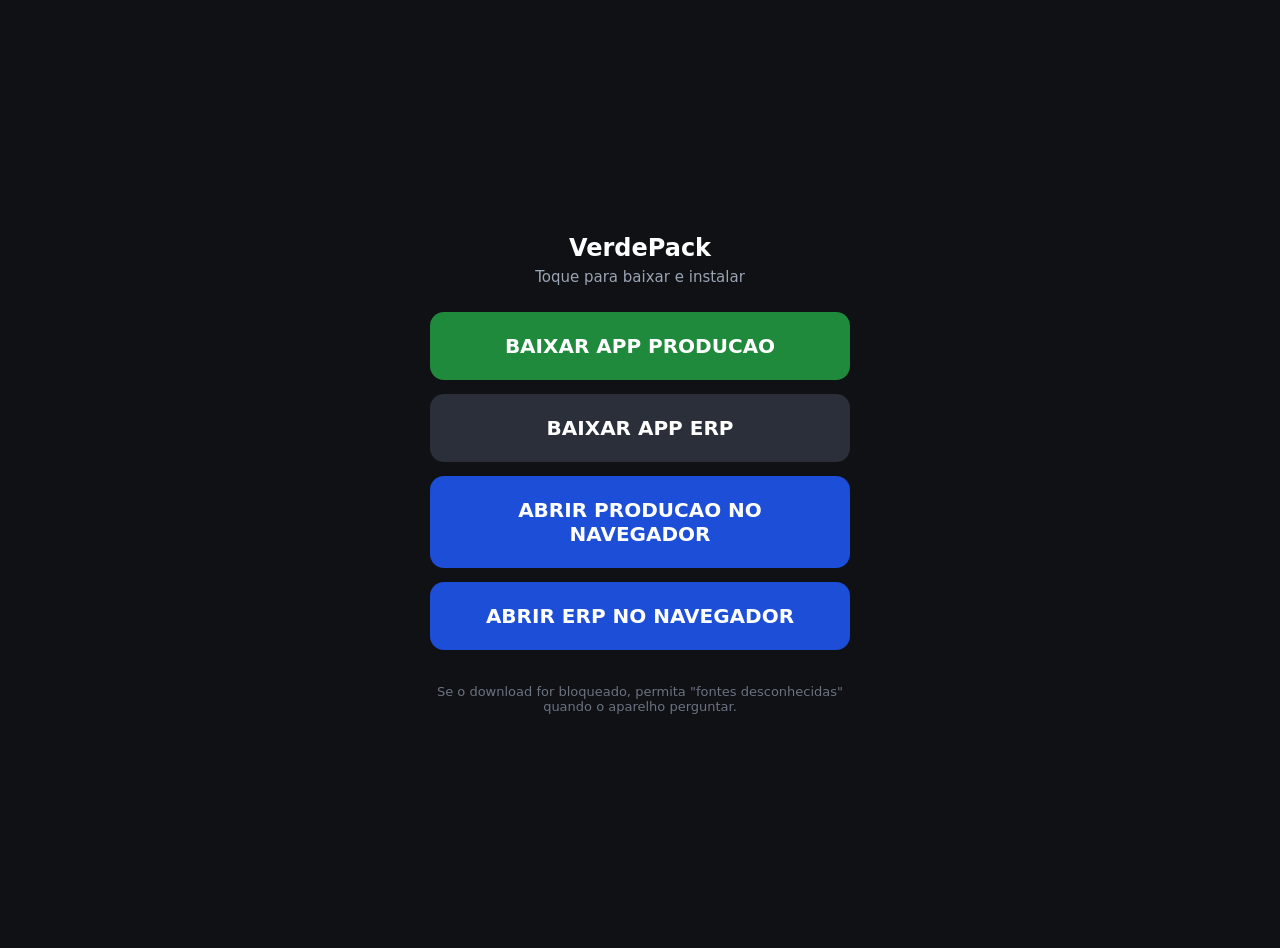
<file: app/index.html>
<!DOCTYPE html>
<html lang="pt-BR">
<head>
<meta charset="utf-8">
<meta name="viewport" content="width=device-width, initial-scale=1">
<title>VerdePack - Instalar</title>
<style>
  body{margin:0;background:#0f1115;color:#fff;font-family:system-ui,Arial,sans-serif;
       display:flex;flex-direction:column;align-items:center;justify-content:center;
       min-height:100vh;text-align:center;padding:24px}
  h1{font-size:24px;margin:0 0 6px}
  p{color:#9aa4b2;margin:0 0 26px;font-size:15px}
  a{display:block;background:#1F8A3B;color:#fff;text-decoration:none;font-size:20px;
    font-weight:700;padding:22px 28px;border-radius:14px;margin-bottom:14px;
    width:100%;max-width:420px;box-sizing:border-box}
  a.sec{background:#2a2f3a}
  a.web{background:#1d4ed8}
  small{color:#6b7280;margin-top:20px;font-size:13px;max-width:420px;display:block}
</style>
</head>
<body>
  <h1>VerdePack</h1>
  <p>Toque para baixar e instalar</p>
  <a href="producao.apk">BAIXAR APP PRODUCAO</a>
  <a class="sec" href="erp.apk">BAIXAR APP ERP</a>
  <a class="web" href="https://verdepack-local-control.lovable.app/producao">ABRIR PRODUCAO NO NAVEGADOR</a>
  <a class="web" href="https://erp.verdepackembalagens.com.br/">ABRIR ERP NO NAVEGADOR</a>
  <small>Se o download for bloqueado, permita "fontes desconhecidas" quando o aparelho perguntar.</small>
</body>
</html>
</file>
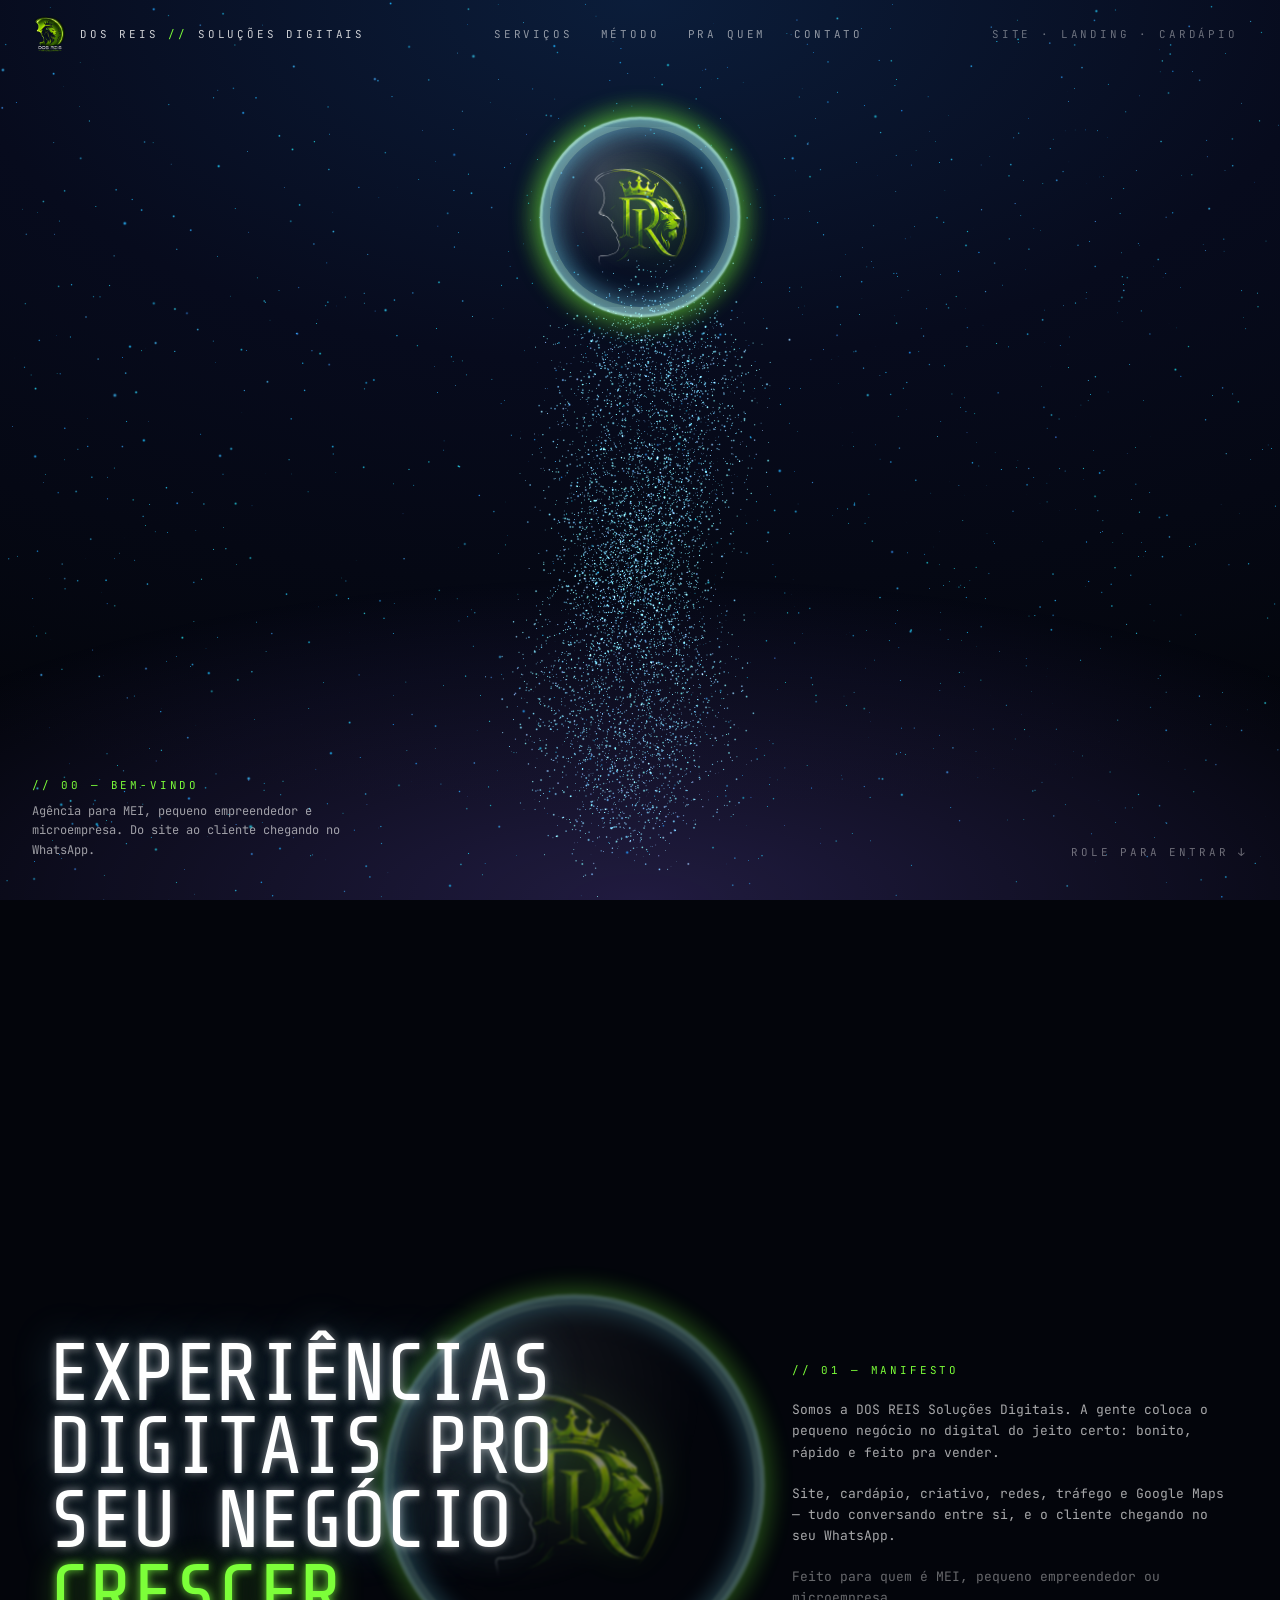
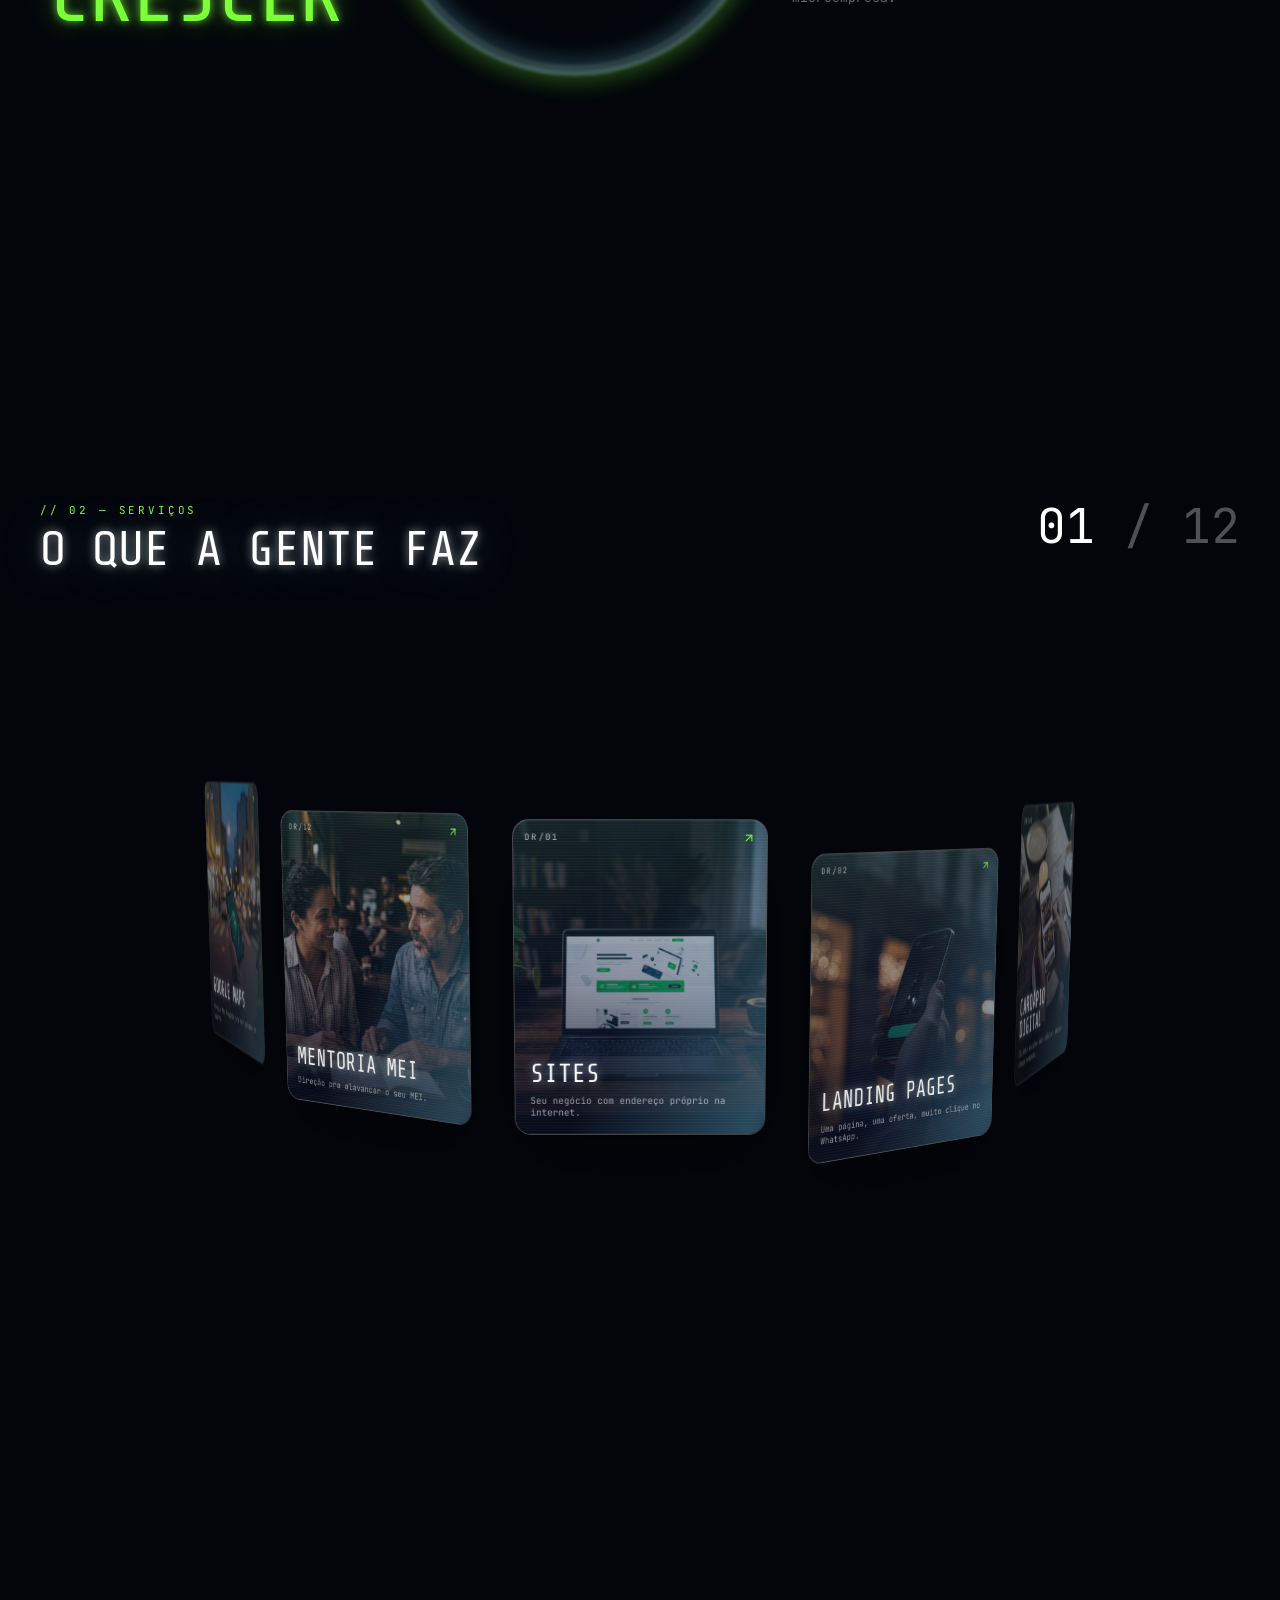
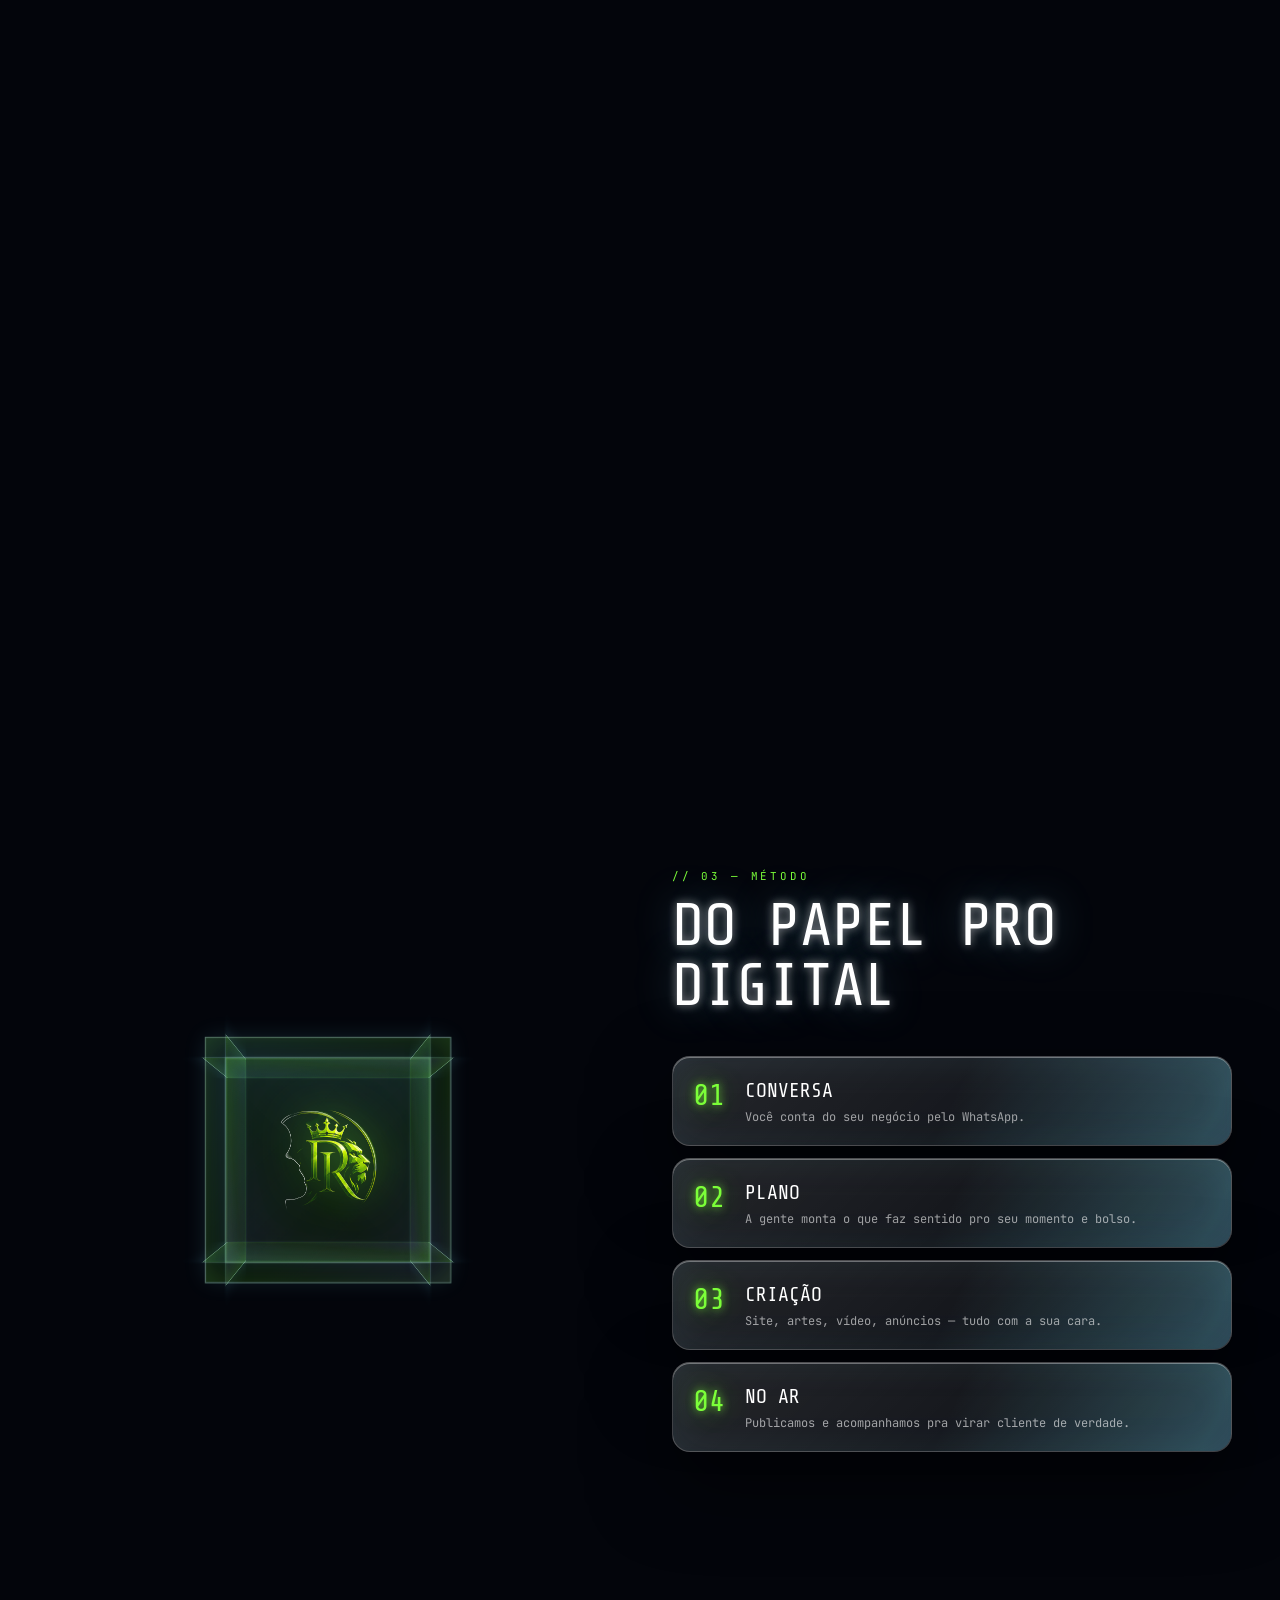
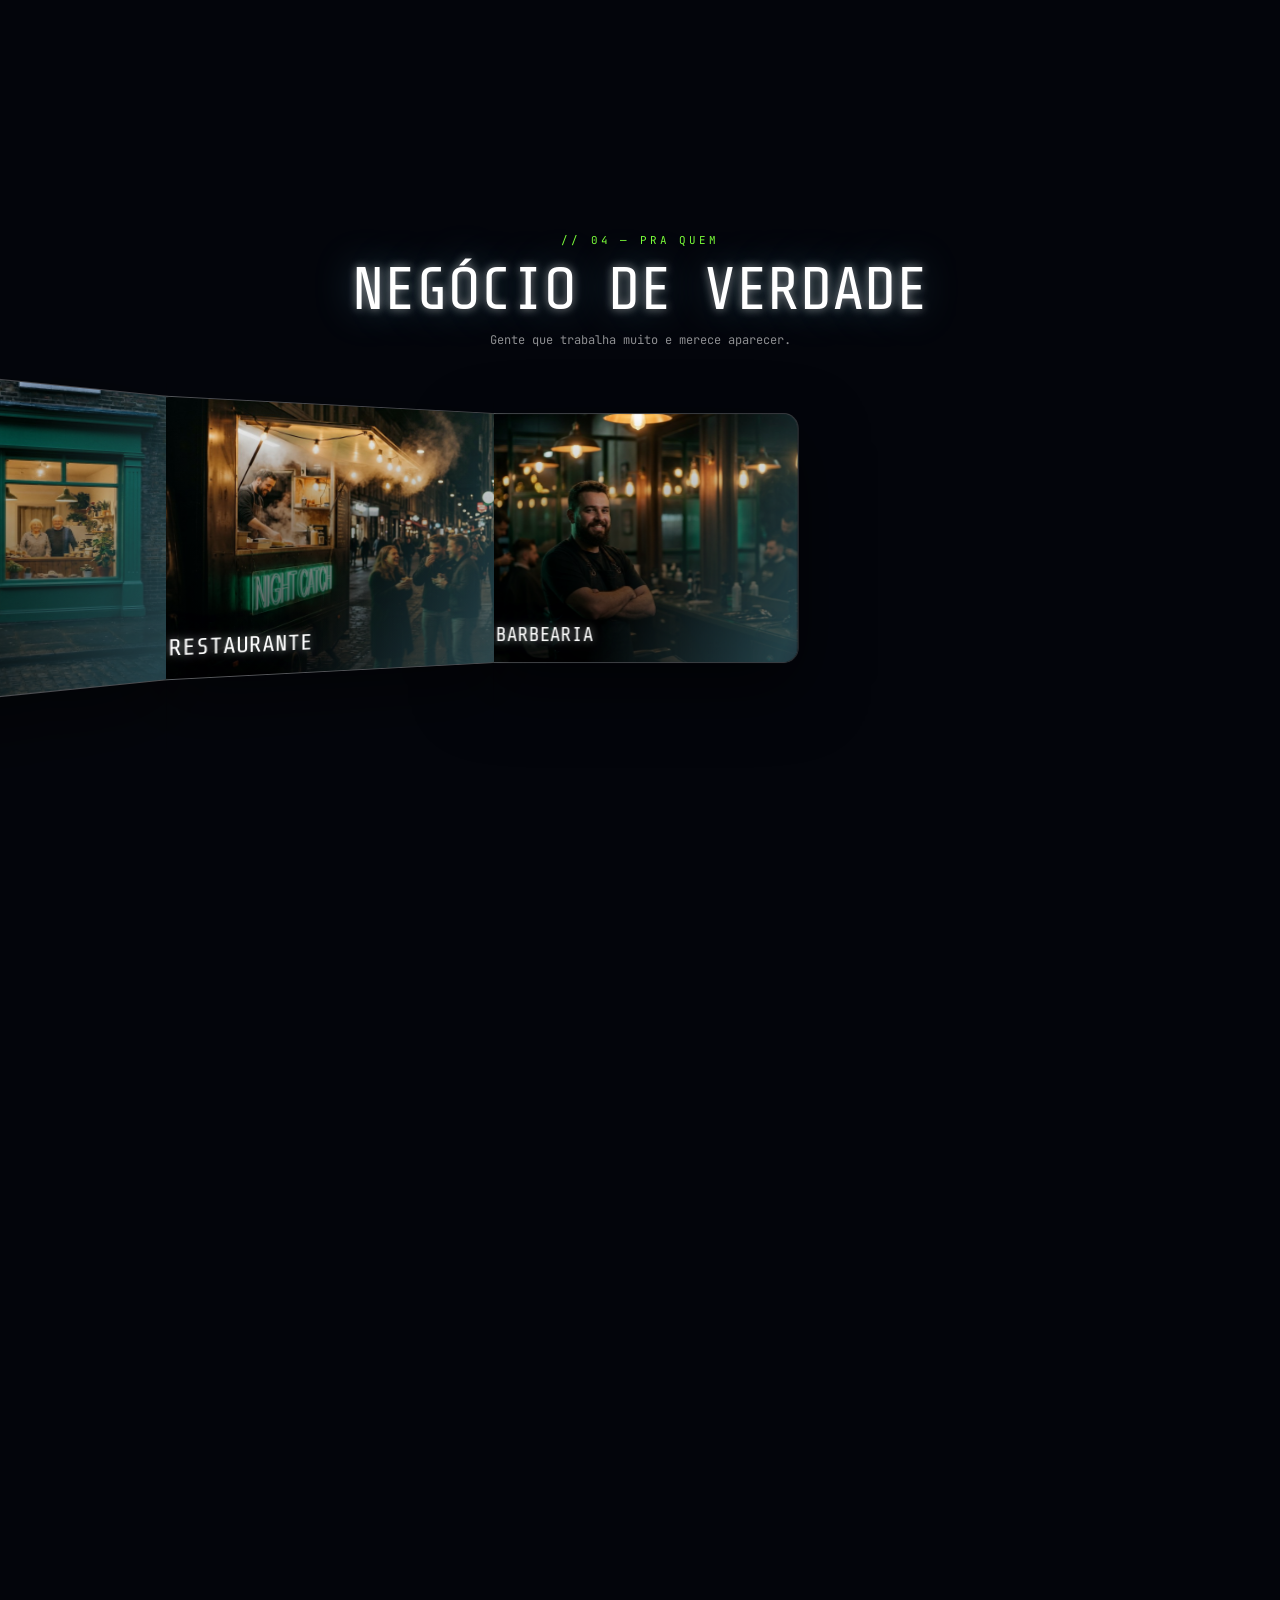
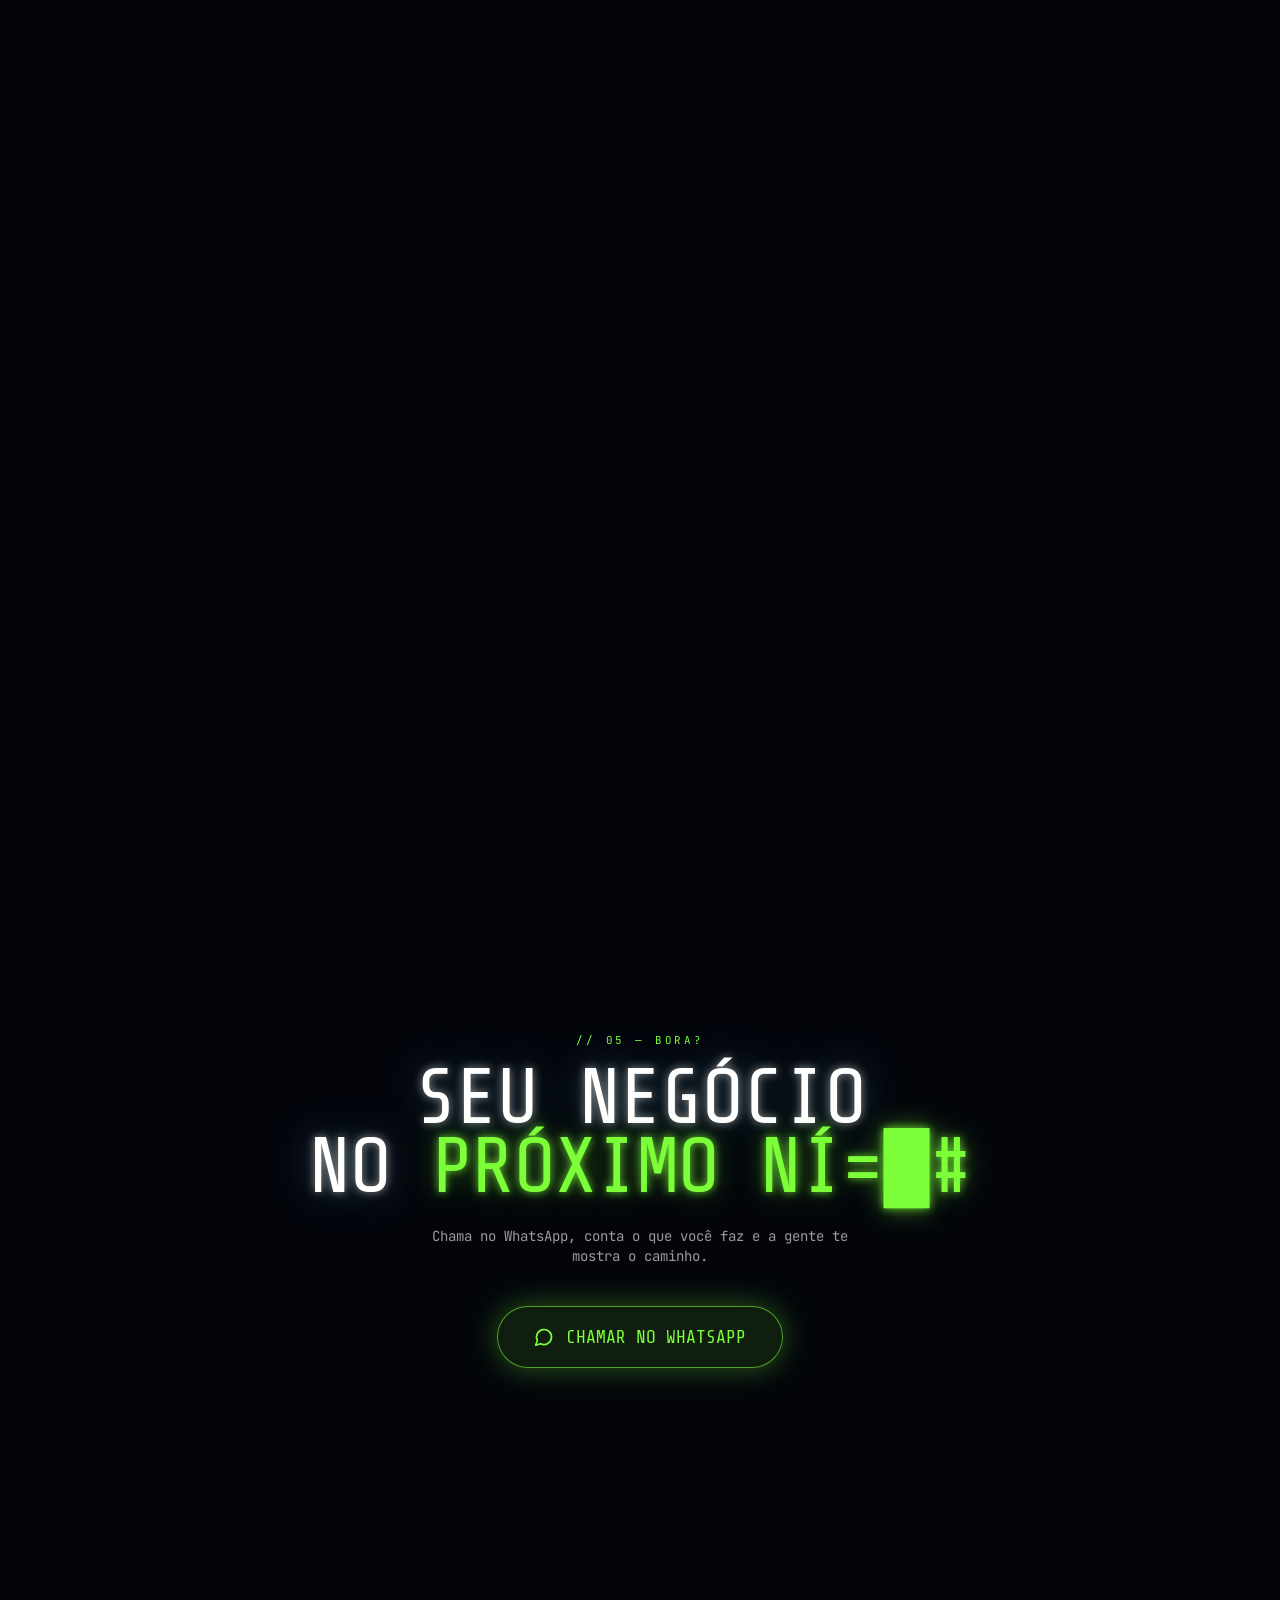
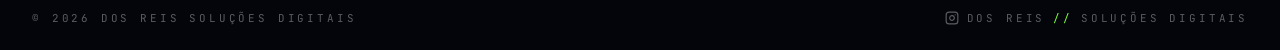
<file: imersivo/index.html>
<!DOCTYPE html>
<html lang="pt-BR">
  <head>
    <meta charset="UTF-8" />
    <link rel="icon" href="./favicon.ico" sizes="any" />
    <link rel="icon" type="image/png" href="./icon-192.png" />
    <link rel="apple-touch-icon" href="./apple-touch-icon.png" />
    <link rel="manifest" href="./manifest.webmanifest" />
    <meta name="viewport" content="width=device-width, initial-scale=1.0" />
    <title>DOS REIS // Soluções Digitais</title>
    <meta name="description" content="Site, landing page, cardápio digital, criativos, redes sociais, tráfego pago e Google Maps para MEI, pequeno empreendedor e microempresa." />
    <meta name="theme-color" content="#03050b" />
    <link rel="preconnect" href="https://fonts.googleapis.com" />
    <link rel="preconnect" href="https://fonts.gstatic.com" crossorigin />
    <link href="https://fonts.googleapis.com/css2?family=Share+Tech+Mono&family=Unbounded:wght@500;700&family=Tektur:wght@500;700&family=Syne:wght@700;800&family=JetBrains+Mono:wght@300;400;500&family=Inter:wght@300;400;500;600&display=swap" rel="stylesheet" />
    <script type="module" crossorigin src="./assets/index-CCw9gqbY.js"></script>
    <link rel="stylesheet" crossorigin href="./assets/index-Du9yjgwl.css">
  </head>
  <body>
    <div id="root"></div>
  </body>
</html>
</file>
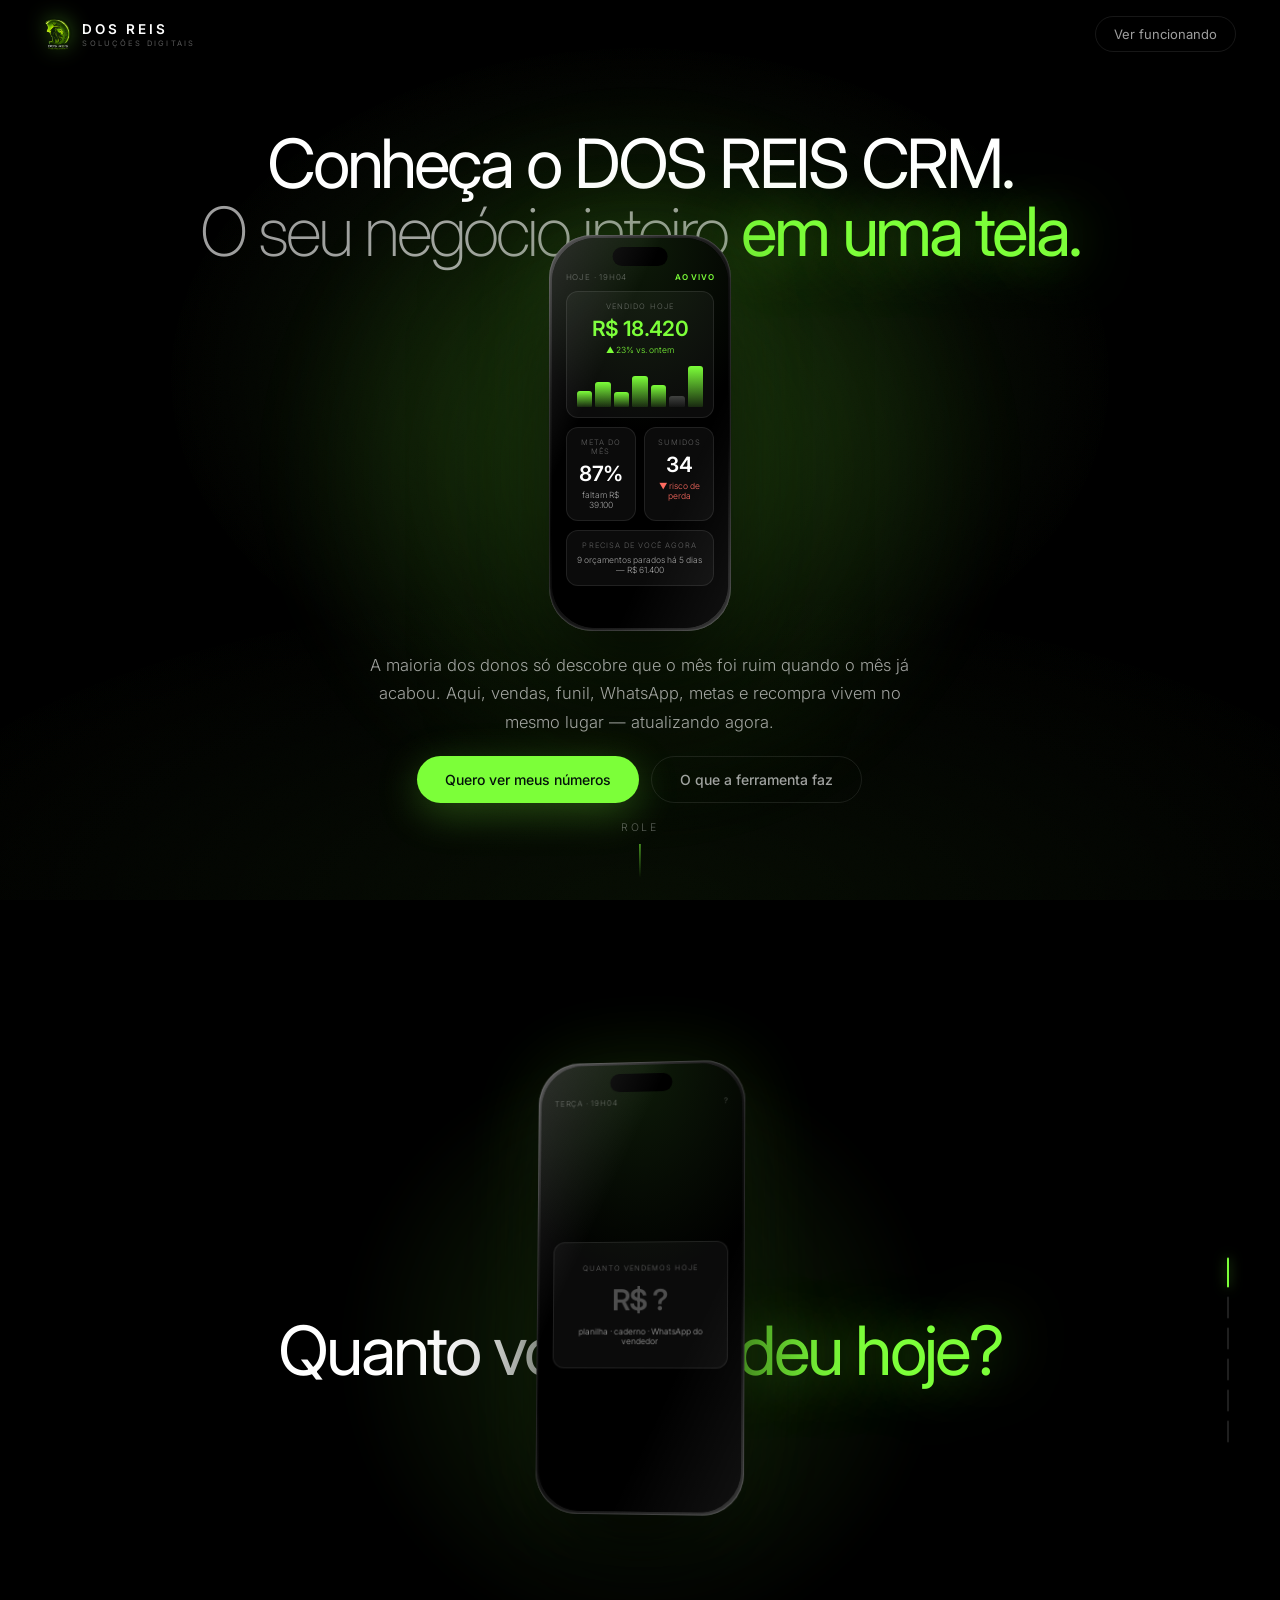
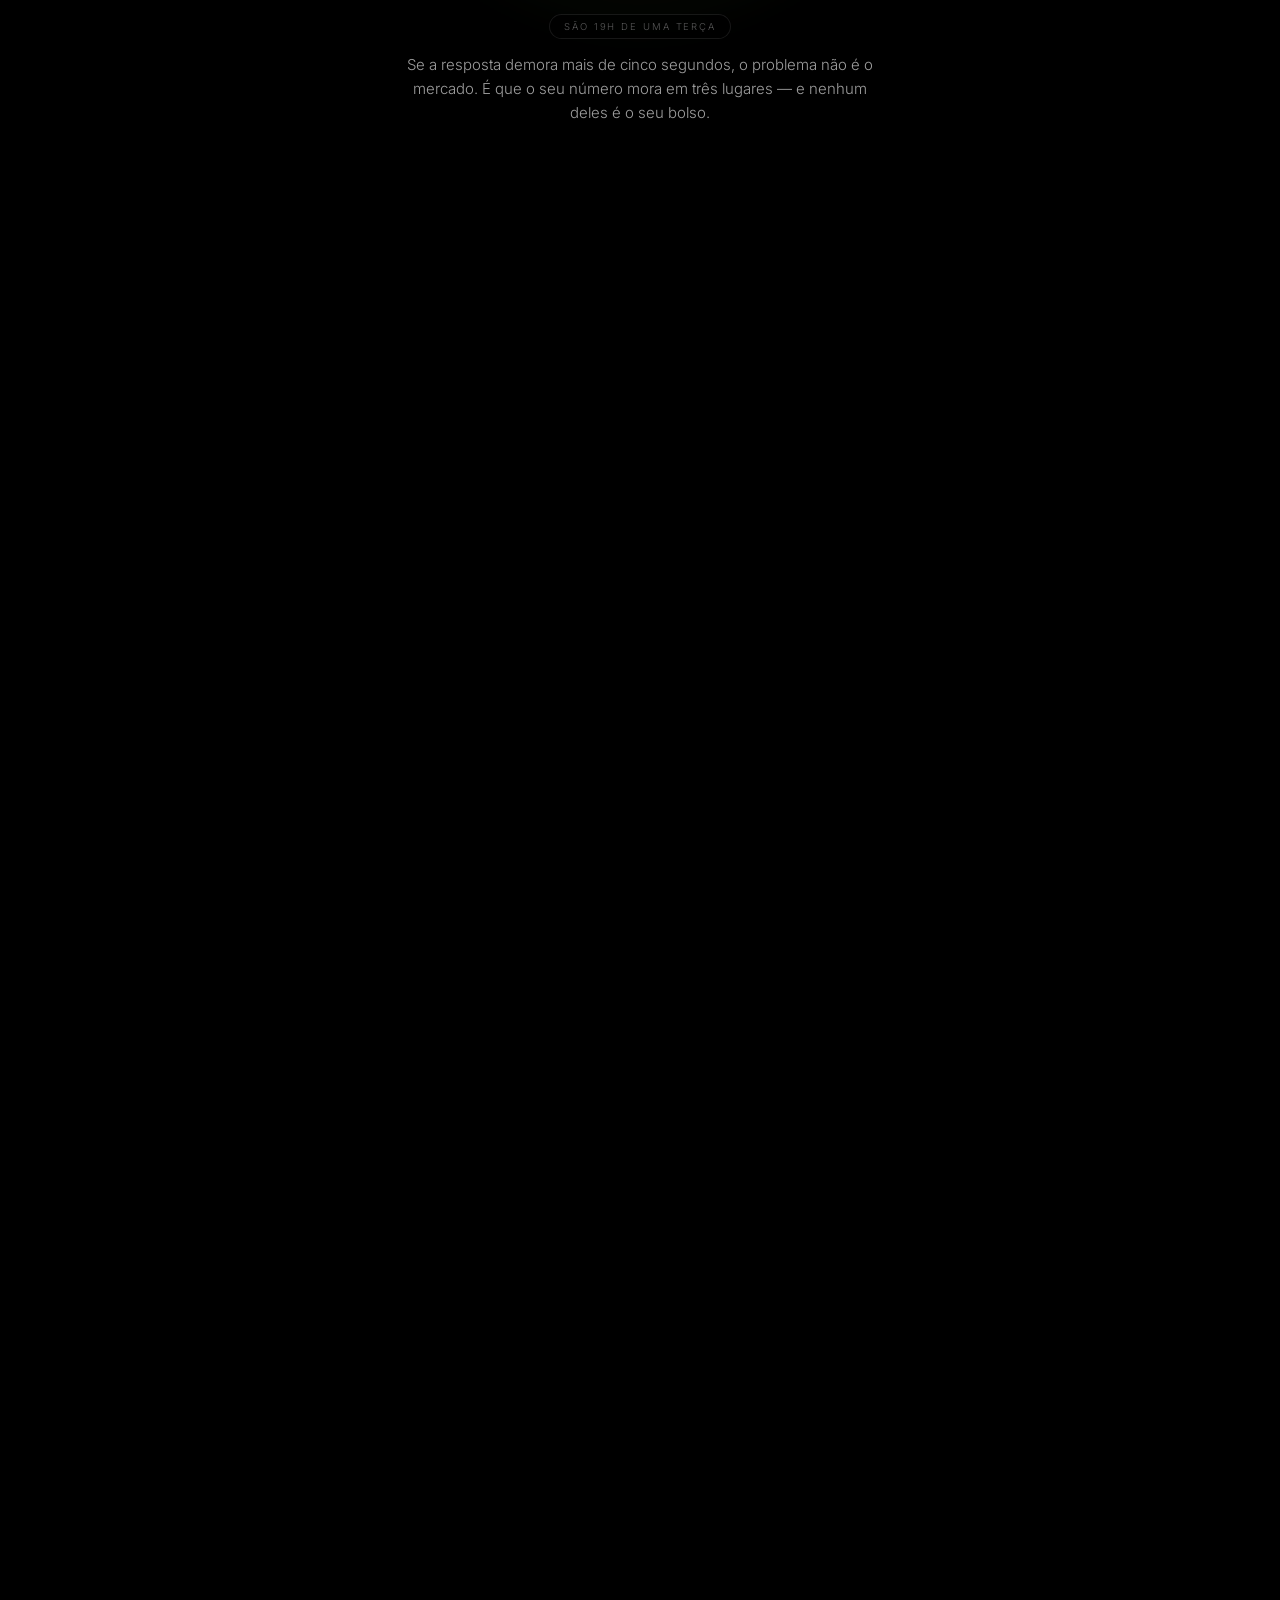
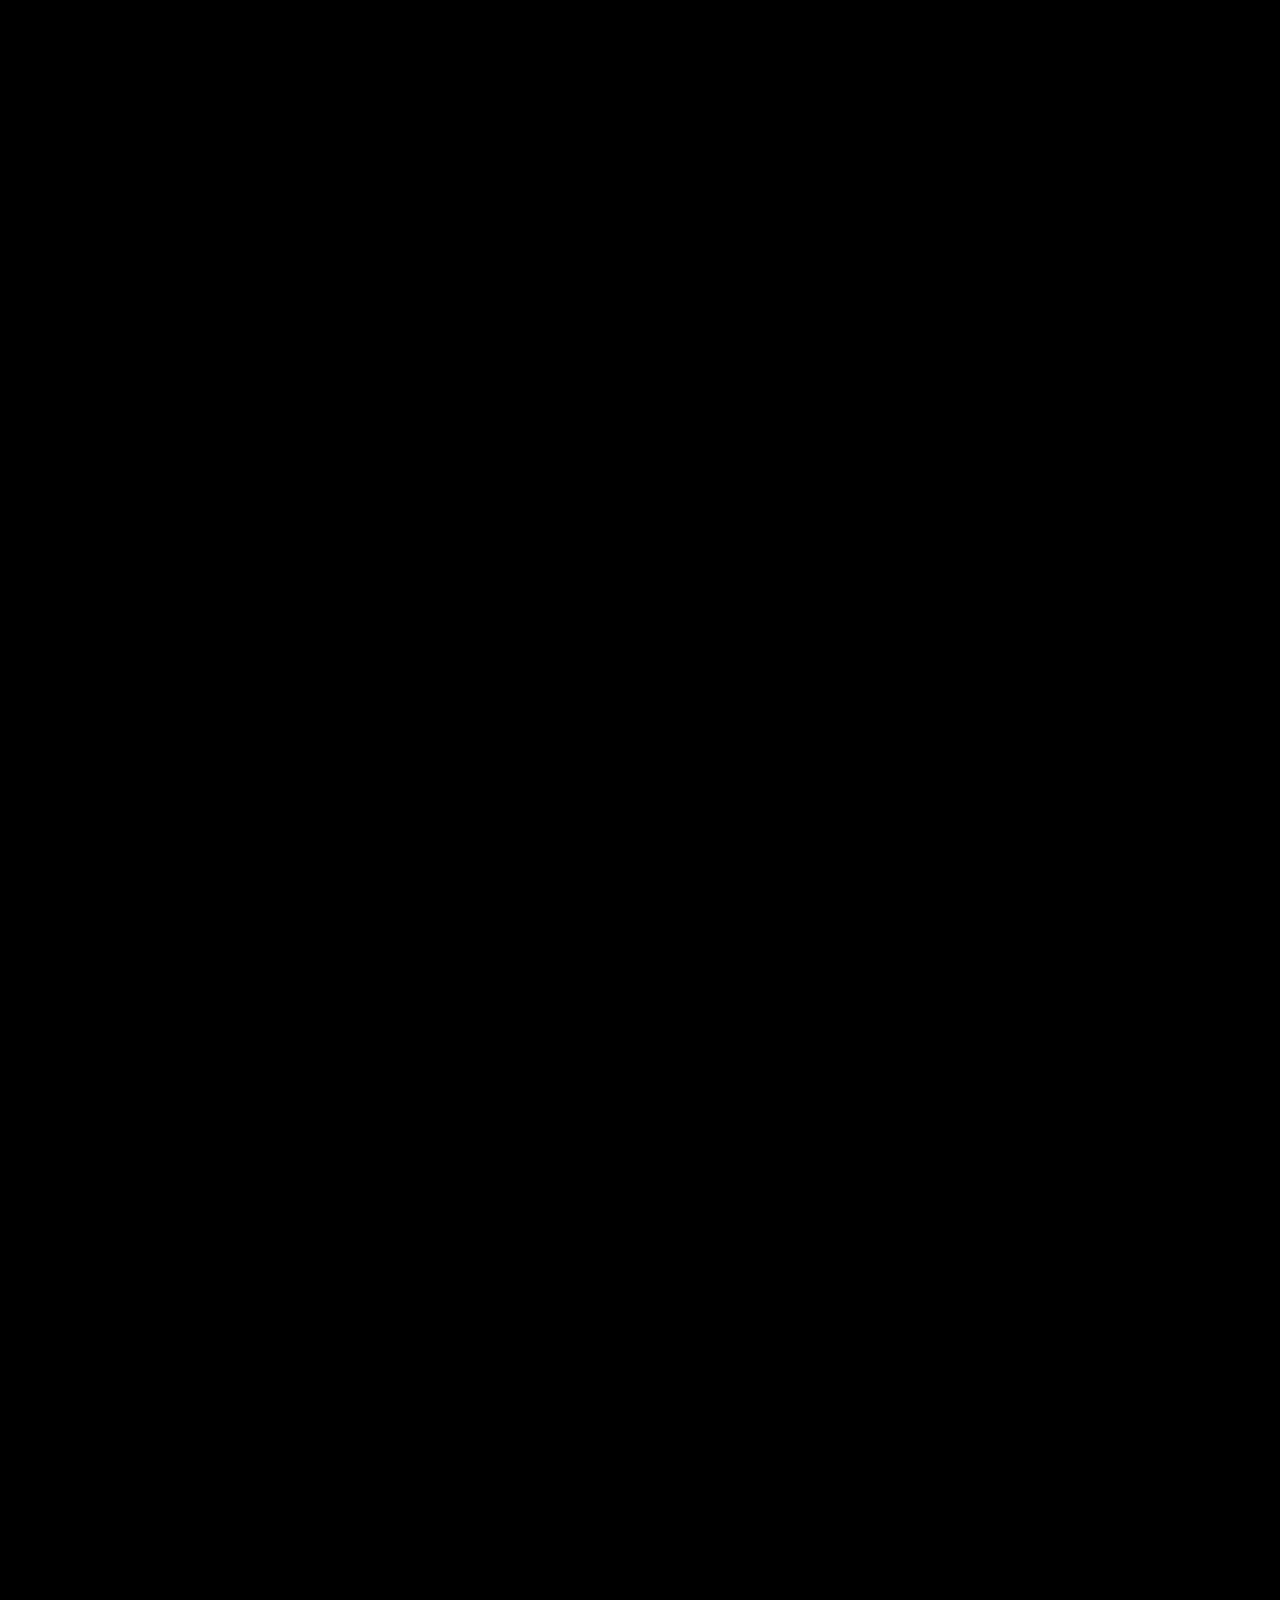
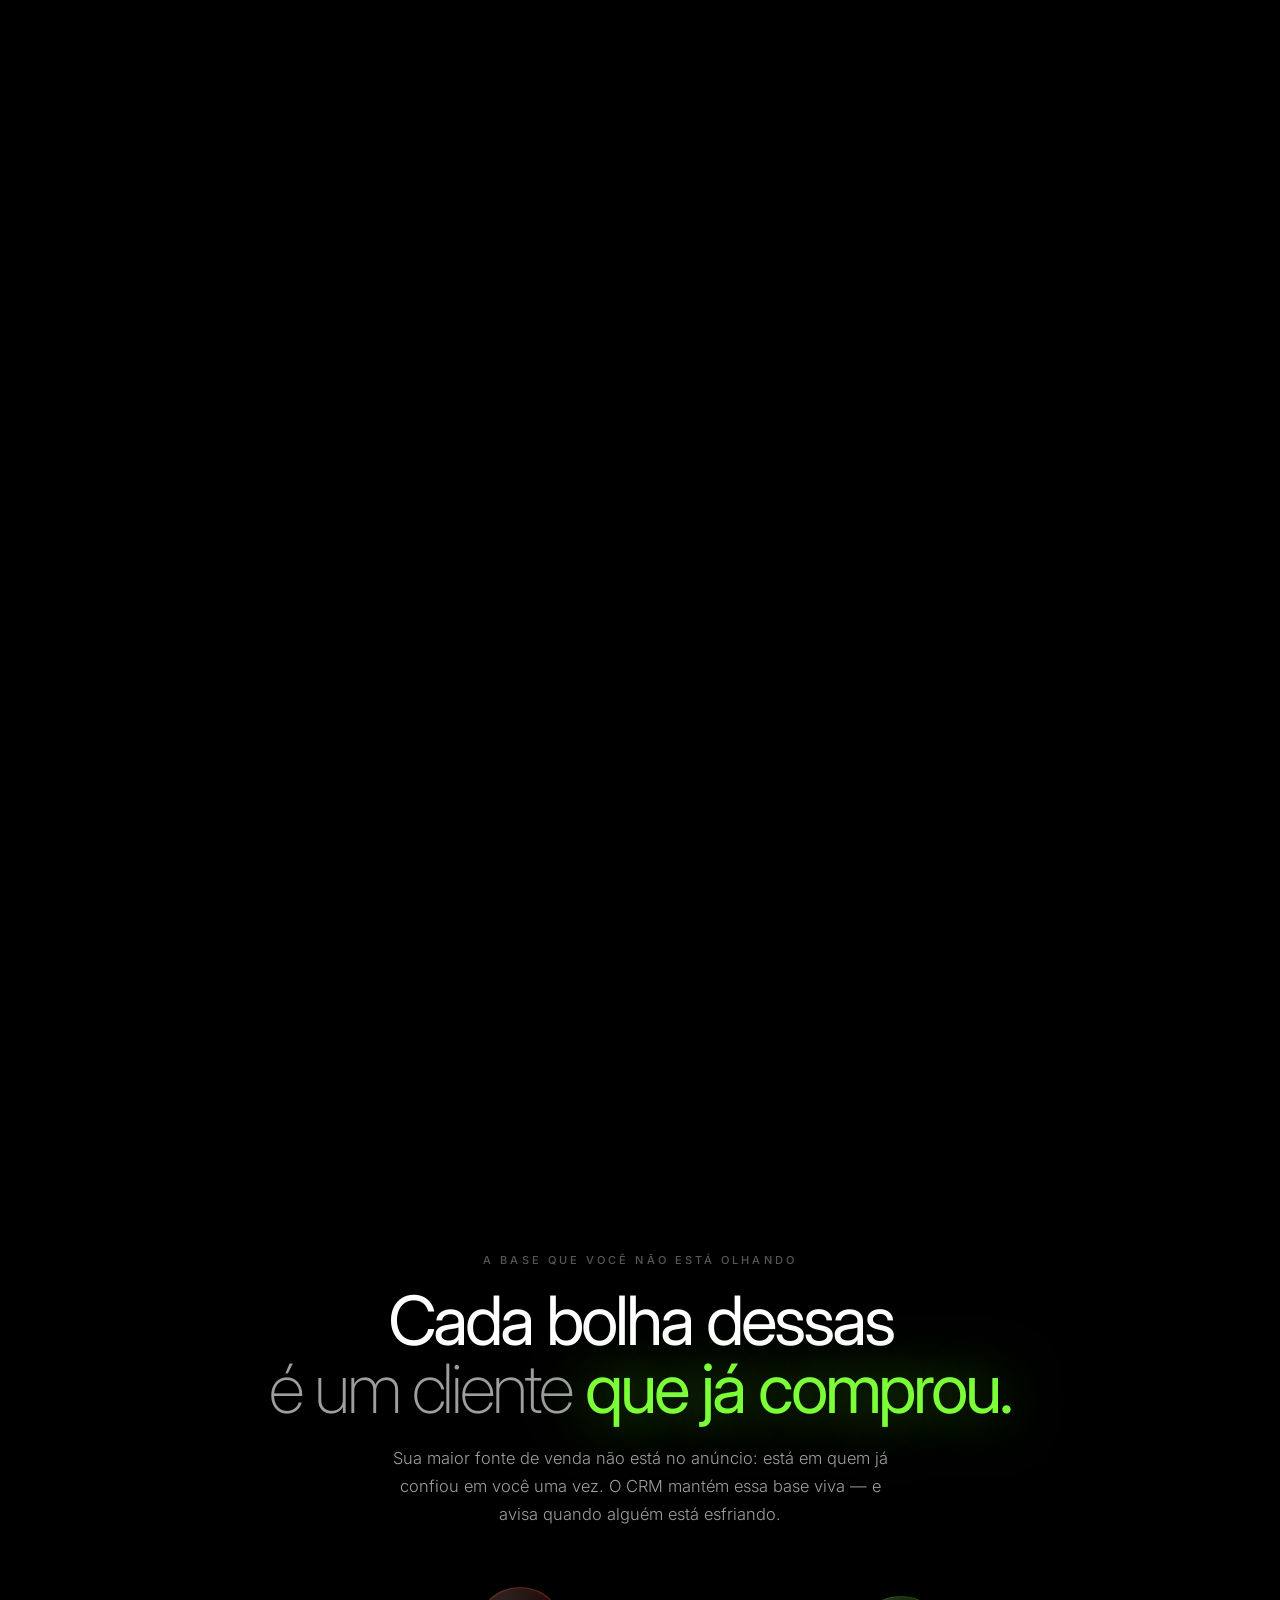
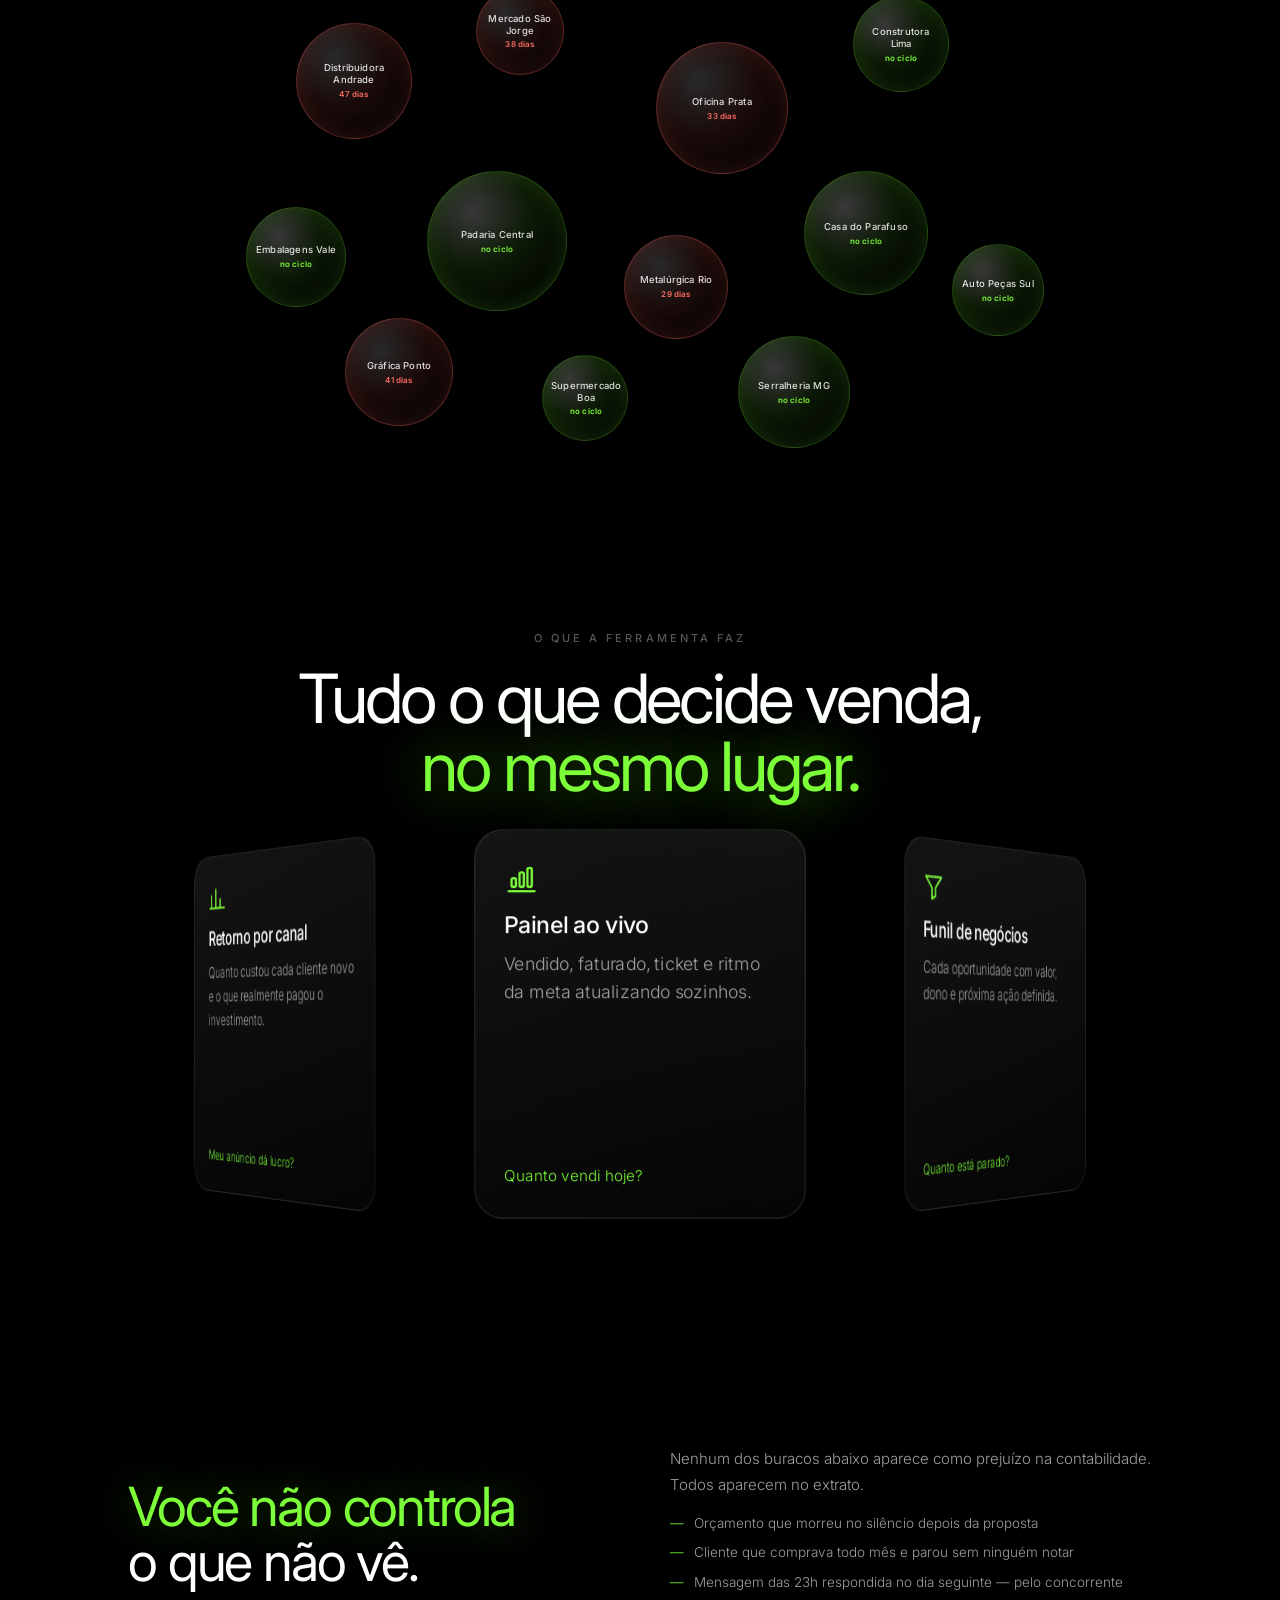
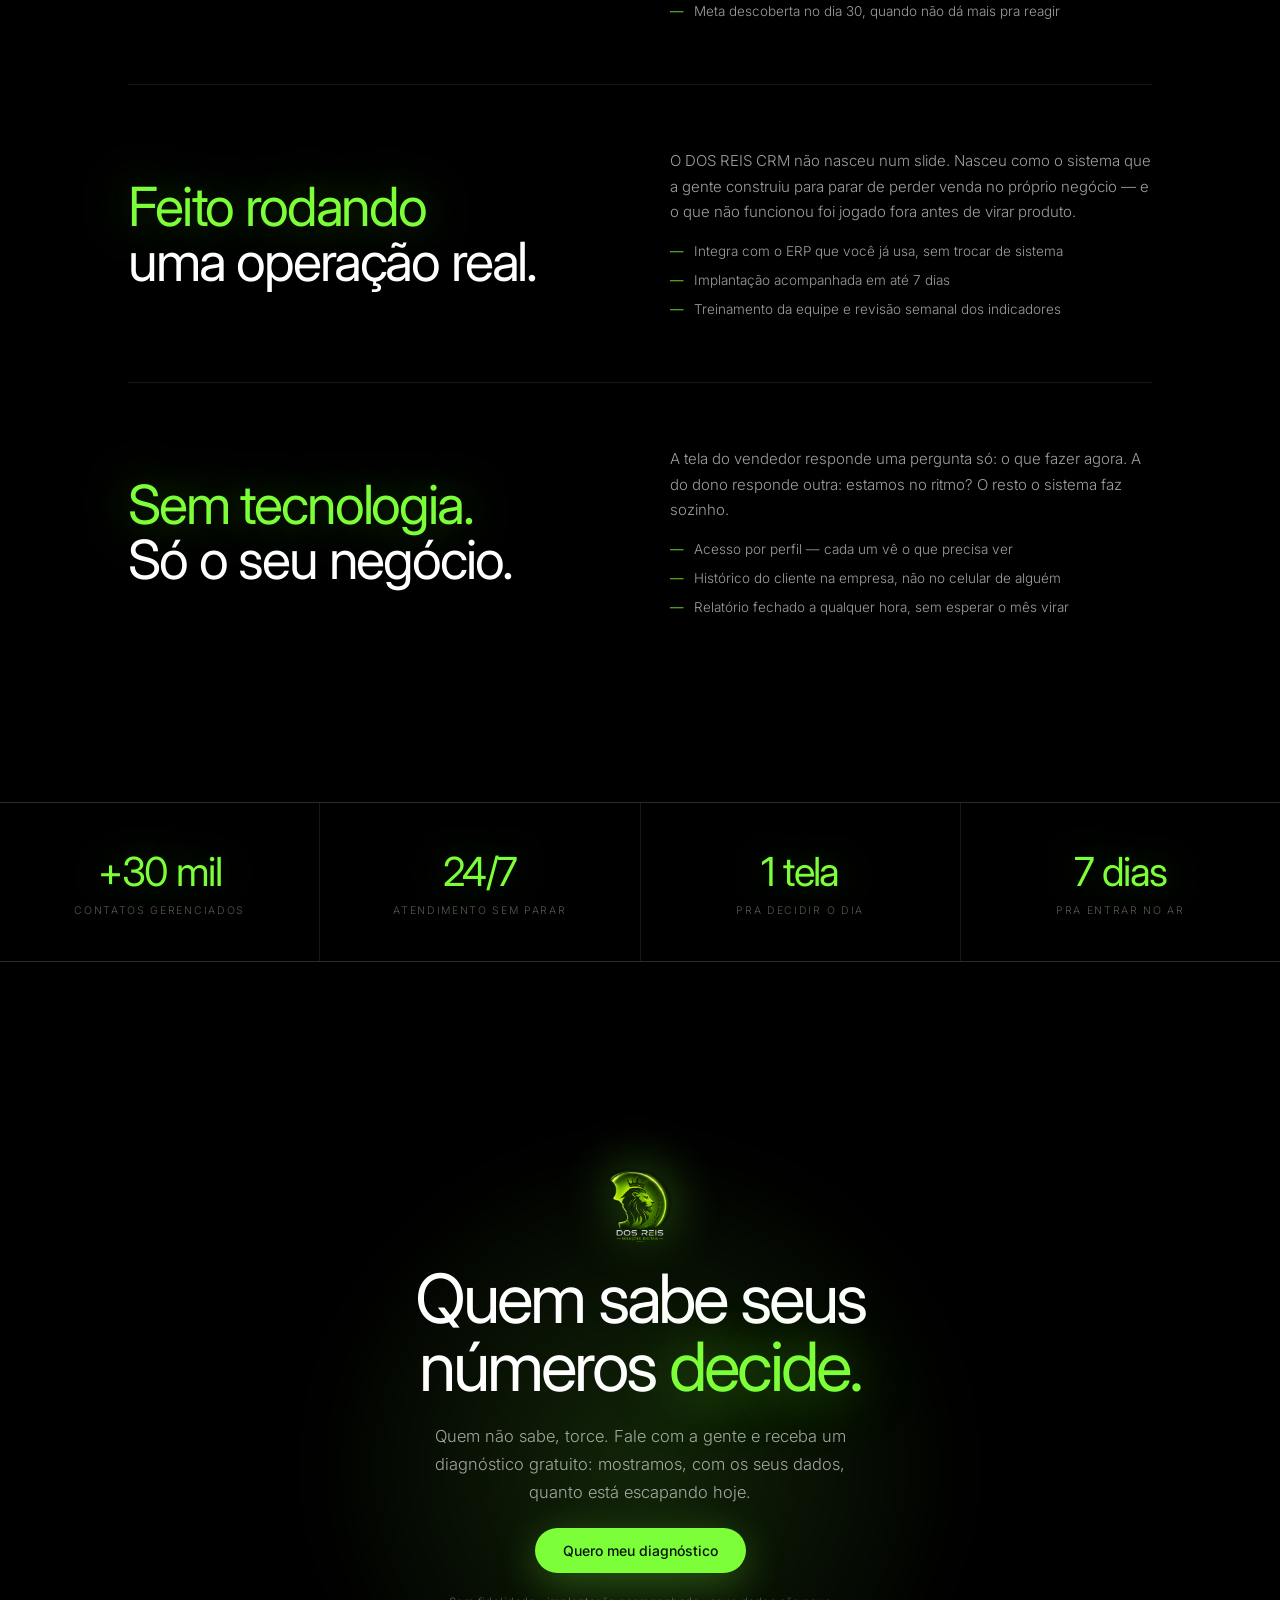
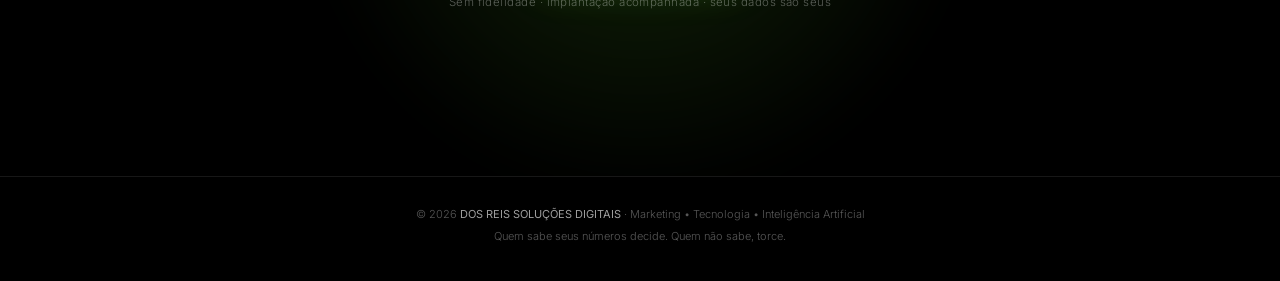
<file: crm.html>
<!DOCTYPE html>
<html lang="pt-BR">
<head>
<meta charset="UTF-8">
<meta name="viewport" content="width=device-width,initial-scale=1">
<title>DOS REIS CRM — O seu negócio inteiro em uma tela.</title>
<meta name="description" content="O painel que mostra quanto você vendeu hoje, quem está prestes a sumir e o que precisa ser feito agora. Da DOS REIS Soluções Digitais.">
<meta property="og:title" content="DOS REIS CRM — O seu negócio inteiro em uma tela.">
<meta property="og:description" content="Quem não sabe os próprios números não administra: aposta. Conheça a ferramenta.">
<meta property="og:image" content="assets/logo.png">
<link rel="icon" href="assets/logo.png">
<link rel="preconnect" href="https://fonts.googleapis.com">
<link rel="preconnect" href="https://fonts.gstatic.com" crossorigin>
<link href="https://fonts.googleapis.com/css2?family=Inter:wght@200;300;400;500;600;700&display=swap" rel="stylesheet">
<style>
  :root{
    --bg:#000;--fg:#fff;--fg2:rgba(255,255,255,.62);--fg3:rgba(255,255,255,.34);
    --green:#7CFF39;--green-2:#B6FF7A;--glow:rgba(124,255,57,.55);
    --line:rgba(255,255,255,.09);--glass:rgba(255,255,255,.045);
    --ease:cubic-bezier(.22,1,.36,1);
  }
  *{margin:0;padding:0;box-sizing:border-box}
  html{scroll-behavior:smooth;background:#000}
  body{font-family:'Inter',-apple-system,BlinkMacSystemFont,'Segoe UI',sans-serif;background:var(--bg);color:var(--fg);
       overflow-x:hidden;-webkit-font-smoothing:antialiased;font-weight:300}
  a{color:inherit;text-decoration:none}
  ::selection{background:var(--green);color:#03130a}

  /* ============ NAV ============ */
  header{position:fixed;top:0;left:0;right:0;z-index:100;display:flex;align-items:center;justify-content:space-between;
         padding:16px clamp(18px,4vw,44px);transition:background .4s var(--ease),backdrop-filter .4s}
  header.solid{background:rgba(0,0,0,.55);backdrop-filter:blur(22px);border-bottom:1px solid var(--line)}
  .logo{display:flex;align-items:center;gap:10px}
  .logo img{height:32px;filter:drop-shadow(0 0 10px rgba(124,255,57,.4))}
  .logo b{font-size:13.5px;font-weight:600;letter-spacing:.22em;text-transform:uppercase}
  .logo b i{display:block;font-style:normal;font-size:7.5px;letter-spacing:.3em;color:var(--fg3);font-weight:400;margin-top:2px}
  .nav-cta{font-size:13px;font-weight:400;color:var(--fg2);border:1px solid var(--line);border-radius:999px;padding:9px 18px;
           transition:.3s var(--ease);white-space:nowrap;backdrop-filter:blur(10px)}
  .nav-cta:hover{color:#03130a;background:var(--green);border-color:var(--green);box-shadow:0 0 30px rgba(124,255,57,.4)}

  /* ============ ATMOSFERA ============ */
  .glow-bg{position:fixed;inset:0;z-index:0;pointer-events:none;
    background:radial-gradient(60vw 60vh at 50% 42%,rgba(124,255,57,.13),transparent 62%),
               radial-gradient(90vw 50vh at 50% 100%,rgba(124,255,57,.05),transparent 70%)}
  .noise{position:fixed;inset:0;z-index:1;pointer-events:none;opacity:.035;mix-blend-mode:overlay;
    background-image:url("data:image/svg+xml,%3Csvg xmlns='http://www.w3.org/2000/svg' width='140' height='140'%3E%3Cfilter id='n'%3E%3CfeTurbulence type='fractalNoise' baseFrequency='.85' numOctaves='3'/%3E%3C/filter%3E%3Crect width='140' height='140' filter='url(%23n)'/%3E%3C/svg%3E")}

  /* ============ TIPOGRAFIA ============ */
  .display{font-weight:400;letter-spacing:-.045em;line-height:1;font-size:clamp(30px,5.4vw,68px);text-wrap:balance}
  .display .thin{font-weight:200;color:var(--fg2)}
  .display .gl{color:var(--green);text-shadow:0 0 60px var(--glow)}
  .kicker{font-size:11px;letter-spacing:.28em;text-transform:uppercase;color:var(--fg3);font-weight:500}
  .body{font-size:clamp(14px,1.35vw,16.5px);line-height:1.7;color:var(--fg2);font-weight:300}

  /* ============ HERO ============ */
  .hero{position:relative;z-index:3;min-height:100svh;display:grid;place-items:center;text-align:center;padding:96px 20px 64px;overflow:hidden}
  .hero .halo{position:absolute;left:50%;top:52%;width:min(120vw,1100px);aspect-ratio:1;transform:translate(-50%,-50%);
    background:radial-gradient(closest-side,rgba(124,255,57,.16),transparent 68%);filter:blur(20px);animation:breathe 9s ease-in-out infinite alternate;pointer-events:none}
  @keyframes breathe{from{opacity:.6;transform:translate(-50%,-50%) scale(.94)}to{opacity:1;transform:translate(-50%,-50%) scale(1.07)}}
  .hero-in{position:relative;display:grid;justify-items:center;gap:0}
  .hero h1{position:relative;z-index:2;margin-bottom:-30px}
  @media(max-width:760px){
    .hero h1{margin-bottom:14px}
    .hero .phone{height:min(38svh,330px)}
    .hero{padding:88px 18px 96px}
  }
  .hero .sub{position:relative;z-index:4;max-width:540px;margin:20px auto 0}
  .hero .actions{position:relative;z-index:4;display:flex;gap:12px;flex-wrap:wrap;justify-content:center;margin-top:20px}
  .hero .phone{height:min(44svh,410px);width:auto}
  .btn{display:inline-flex;align-items:center;gap:8px;border-radius:999px;padding:14px 28px;font-size:14px;font-weight:500;transition:.3s var(--ease)}
  .btn.solid{background:var(--green);color:#03130a;box-shadow:0 10px 40px rgba(124,255,57,.28)}
  .btn.solid:hover{background:var(--green-2);transform:translateY(-2px);box-shadow:0 14px 50px rgba(124,255,57,.45)}
  .btn.line{border:1px solid var(--line);color:var(--fg2)}
  .btn.line:hover{border-color:rgba(255,255,255,.42);color:#fff}
  .scrollhint{position:absolute;bottom:22px;left:50%;transform:translateX(-50%);font-size:10.5px;letter-spacing:.24em;color:var(--fg3);text-transform:uppercase;z-index:5}
  .scrollhint::after{content:"";display:block;width:1px;height:34px;margin:10px auto 0;background:linear-gradient(var(--green),transparent);animation:drop 2s ease-in-out infinite}
  @keyframes drop{0%,100%{opacity:.2;transform:scaleY(.4)}50%{opacity:1;transform:scaleY(1)}}

  /* ============ IPHONE 3D ============ */
  .stage{perspective:1600px;position:relative;z-index:3}
  .phone{position:relative;width:clamp(200px,22vw,262px);aspect-ratio:9/19.5;border-radius:clamp(32px,3.4vw,44px);
    background:linear-gradient(150deg,#3a3a3a,#0c0c0c 32%,#000 60%,#2a2a2a);padding:3px;
    box-shadow:0 60px 120px rgba(0,0,0,.9),0 0 90px rgba(124,255,57,.14),inset 0 0 2px rgba(255,255,255,.5);
    transform-style:preserve-3d;transition:transform .9s var(--ease)}
  .phone .screen{position:relative;height:100%;border-radius:inherit;overflow:hidden;background:#000;isolation:isolate}
  .phone .notch{position:absolute;top:9px;left:50%;transform:translateX(-50%);width:31%;height:19px;border-radius:999px;background:#000;z-index:9}
  .phone::after{content:"";position:absolute;inset:0;border-radius:inherit;pointer-events:none;
    background:linear-gradient(115deg,rgba(255,255,255,.16),transparent 32%,transparent 68%,rgba(255,255,255,.07))}
  .screens{position:absolute;inset:0}
  .scr{position:absolute;inset:0;padding:34px 14px 16px;display:flex;flex-direction:column;gap:9px;
       opacity:0;transform:scale(1.04) translateY(10px);transition:opacity .55s var(--ease),transform .55s var(--ease);
       background:radial-gradient(120% 80% at 50% 0%,#0e1b09,#000 62%)}
  .scr.on{opacity:1;transform:none}
  .scr .top{display:flex;justify-content:space-between;align-items:center;font-size:8px;color:var(--fg3);letter-spacing:.1em;text-transform:uppercase}
  .scr .top b{color:var(--green);font-weight:600}
  .card{background:var(--glass);border:1px solid var(--line);border-radius:12px;padding:10px}
  .card .lb{font-size:7.5px;letter-spacing:.14em;text-transform:uppercase;color:var(--fg3);margin-bottom:5px}
  .card .big{font-size:21px;font-weight:600;letter-spacing:-.03em}
  .card .big.g{color:var(--green)}
  .card .tiny{font-size:8.5px;color:var(--fg2);margin-top:4px}
  .card .tiny.up{color:var(--green)}
  .card .tiny.dn{color:#ff6b60}
  .row2{display:grid;grid-template-columns:1fr 1fr;gap:8px}
  .spark{display:flex;align-items:flex-end;gap:3px;height:44px;margin-top:8px}
  .spark i{flex:1;border-radius:3px 3px 1px 1px;background:linear-gradient(180deg,var(--green),rgba(124,255,57,.12))}
  .spark i.mut{background:linear-gradient(180deg,rgba(255,255,255,.22),rgba(255,255,255,.04))}
  .fl{display:flex;align-items:center;gap:7px;font-size:8.5px;color:var(--fg2);margin-bottom:6px}
  .fl b{width:20px;text-align:right;color:#fff;font-weight:600;flex:none}
  .fl .tr{flex:1;height:5px;border-radius:99px;background:rgba(255,255,255,.08);overflow:hidden}
  .fl .tr i{display:block;height:100%;border-radius:99px;background:linear-gradient(90deg,var(--green),rgba(124,255,57,.3))}
  .chat{display:flex;flex-direction:column;gap:6px;margin-top:4px}
  .msg{max-width:82%;font-size:8.7px;line-height:1.45;padding:7px 9px;border-radius:11px}
  .msg.them{background:rgba(255,255,255,.07);border:1px solid var(--line);border-bottom-left-radius:3px}
  .msg.me{align-self:flex-end;background:rgba(124,255,57,.16);border:1px solid rgba(124,255,57,.35);color:#eaffdc;border-bottom-right-radius:3px}
  .msg small{display:block;font-size:7px;color:var(--fg3);margin-top:3px}
  .alertc{border:1px solid rgba(255,107,96,.3);background:rgba(255,107,96,.08);border-radius:12px;padding:10px;font-size:8.7px;line-height:1.5;color:var(--fg2)}
  .alertc b{color:#fff}
  .pillbtn{margin-top:8px;display:inline-block;font-size:8.5px;font-weight:600;color:#03130a;background:var(--green);border-radius:99px;padding:6px 12px}
  .goal{display:grid;place-items:center;text-align:center;gap:6px;padding:16px 6px;border-radius:14px;
        background:radial-gradient(90% 90% at 50% 0%,rgba(124,255,57,.18),transparent 70%);border:1px solid rgba(124,255,57,.3)}
  .goal .n{font-size:26px;font-weight:600;color:var(--green);letter-spacing:-.03em;text-shadow:0 0 30px var(--glow)}
  .goal .t{font-size:8.5px;color:var(--fg2);letter-spacing:.08em}
  .ring{position:relative;width:96px;height:96px;margin:6px auto 0;border-radius:50%;
        background:conic-gradient(var(--green) calc(var(--p,87)*1%),rgba(255,255,255,.08) 0);display:grid;place-items:center}
  .ring::before{content:"";position:absolute;inset:7px;border-radius:50%;background:#050805}
  .ring span{position:relative;font-size:19px;font-weight:600;letter-spacing:-.03em}

  /* ============ SCROLLY ============ */
  .scrolly{position:relative;z-index:3;height:560vh}
  .pin{position:sticky;top:0;height:100svh;display:grid;place-items:center;overflow:hidden}
  .pin .halo2{position:absolute;left:50%;top:50%;width:min(110vw,900px);aspect-ratio:1;transform:translate(-50%,-50%);
    background:radial-gradient(closest-side,rgba(124,255,57,.14),transparent 66%);filter:blur(14px);pointer-events:none}
  .titles{position:absolute;inset:0;display:grid;place-items:center;text-align:center;padding:0 20px;pointer-events:none;z-index:1}
  .tl{position:absolute;max-width:min(1000px,92vw);opacity:0;transform:translateY(24px) scale(.99);
      transition:opacity .6s var(--ease),transform .6s var(--ease);
      font-weight:400;letter-spacing:-.04em;line-height:1;font-size:clamp(28px,5.4vw,68px);text-wrap:balance}
  .tl.on{opacity:1;transform:none}
  .tl .gl{color:var(--green);text-shadow:0 0 60px var(--glow)}
  .copies{position:absolute;left:50%;bottom:clamp(26px,6vh,64px);transform:translateX(-50%);width:min(470px,88vw);
          text-align:center;z-index:5;pointer-events:none;height:132px}
  .cp{position:absolute;inset:0;opacity:0;transform:translateY(16px);transition:opacity .5s var(--ease),transform .5s var(--ease)}
  .cp.on{opacity:1;transform:none}
  .cp p{font-size:clamp(12.5px,1.2vw,15px);line-height:1.6;color:var(--fg2)}
  .pin .phone{height:min(52svh,470px);width:auto;margin-bottom:14vh}
  .cp .tag,.tag{display:inline-block;font-size:9.5px;letter-spacing:.2em;text-transform:uppercase;color:var(--fg3);
            border:1px solid var(--line);border-radius:99px;padding:6px 14px;margin-bottom:14px;background:rgba(0,0,0,.4);backdrop-filter:blur(8px)}
  .counter{position:absolute;right:clamp(16px,4vw,54px);top:50%;transform:translateY(-50%);font-size:11px;color:var(--fg3);letter-spacing:.14em;
           display:flex;flex-direction:column;gap:9px;align-items:flex-end}
  .counter i{display:block;width:2px;height:22px;background:rgba(255,255,255,.12);border-radius:2px;transition:.4s var(--ease)}
  .counter i.on{background:var(--green);box-shadow:0 0 12px var(--glow);height:30px}
  @media(max-width:760px){
    .counter{right:8px}
    .tl{font-size:clamp(26px,7.6vw,40px);width:92vw;top:10vh;left:50%;transform:translate(-50%,22px)}
    .tl.on{transform:translate(-50%,0)}
    .copies{bottom:14px;height:168px;width:92vw}
    .pin .phone{height:min(40svh,340px);margin-top:16vh;margin-bottom:16vh}
  }

  /* ============ ESFERAS ============ */
  .orbs{position:relative;z-index:3;padding:clamp(80px,12vh,150px) 20px;text-align:center;overflow:hidden}
  .orbfield{position:relative;height:min(60vh,460px);margin:40px auto 0;max-width:820px;perspective:900px}
  .orb{position:absolute;border-radius:50%;display:grid;place-items:center;text-align:center;
       background:radial-gradient(circle at 32% 28%,rgba(255,255,255,.22),rgba(124,255,57,.1) 42%,rgba(4,10,3,.92) 72%);
       border:1px solid rgba(124,255,57,.22);box-shadow:inset 0 0 22px rgba(124,255,57,.14),0 18px 44px rgba(0,0,0,.6);
       animation:float var(--d,11s) ease-in-out infinite alternate;backdrop-filter:blur(2px)}
  .orb span{font-size:9.5px;font-weight:500;letter-spacing:.02em;line-height:1.25;color:rgba(255,255,255,.86);padding:0 8px}
  .orb small{display:block;font-size:8px;color:var(--green);margin-top:3px;font-weight:600}
  .orb.risk{border-color:rgba(255,107,96,.32);background:radial-gradient(circle at 32% 28%,rgba(255,255,255,.16),rgba(255,107,96,.1) 44%,rgba(10,4,4,.92) 74%);
            box-shadow:inset 0 0 22px rgba(255,107,96,.14),0 18px 44px rgba(0,0,0,.6)}
  .orb.risk small{color:#ff6b60}
  @keyframes float{from{transform:translate3d(0,0,0)}to{transform:translate3d(var(--x,10px),var(--y,-22px),0)}}
  @media(max-width:760px){.orbfield{height:420px}}

  /* ============ CILINDRO ============ */
  .cyl-sec{position:relative;z-index:3;padding:clamp(70px,10vh,120px) 0 clamp(90px,12vh,150px);text-align:center;overflow:hidden}
  .cyl{position:relative;height:340px;margin-top:54px;perspective:1400px}
  .ringwrap{position:absolute;inset:0;transform-style:preserve-3d;animation:turn 46s linear infinite}
  .cyl:hover .ringwrap{animation-play-state:paused}
  @keyframes turn{to{transform:rotateY(-360deg)}}
  .face{position:absolute;left:50%;top:50%;width:230px;height:270px;margin:-135px 0 0 -115px;border-radius:20px;padding:22px 20px;
        background:linear-gradient(165deg,rgba(255,255,255,.08),rgba(255,255,255,.02));border:1px solid var(--line);
        backdrop-filter:blur(8px);text-align:left;display:flex;flex-direction:column;gap:9px;
        backface-visibility:hidden;-webkit-backface-visibility:hidden}
  .face svg{width:24px;height:24px;stroke:var(--green);fill:none;stroke-width:1.6;stroke-linecap:round;stroke-linejoin:round}
  .face h4{font-size:16px;font-weight:500;letter-spacing:-.02em}
  .face p{font-size:12.2px;line-height:1.55;color:var(--fg2);font-weight:300}
  .face em{margin-top:auto;font-style:normal;font-size:10.5px;color:var(--green);letter-spacing:.02em}
  @media(max-width:760px){.cyl{height:300px}.face{width:180px;height:240px;margin:-120px 0 0 -90px;padding:18px 16px}.face h4{font-size:14px}.face p{font-size:11px}}

  /* ============ FEATURES GLOW ============ */
  .feats{position:relative;z-index:3;padding:clamp(60px,9vh,110px) clamp(20px,5vw,48px);max-width:1120px;margin:0 auto}
  .feat{padding:clamp(46px,7vh,86px) 0;border-top:1px solid var(--line);display:grid;grid-template-columns:1fr 1fr;gap:clamp(24px,5vw,60px);align-items:center}
  .feat:first-child{border-top:none}
  @media(max-width:820px){.feat{grid-template-columns:1fr;gap:22px}}
  .feat h3{font-size:clamp(28px,4.6vw,54px);font-weight:400;letter-spacing:-.04em;line-height:1.02;
           color:var(--green);text-shadow:0 0 50px rgba(124,255,57,.4)}
  .feat h3 span{display:block;color:#fff;text-shadow:none}
  .feat .txt p{font-size:15px;line-height:1.7;color:var(--fg2);margin-bottom:16px}
  .feat ul{list-style:none;display:grid;gap:9px}
  .feat li{display:flex;gap:10px;font-size:13.5px;color:var(--fg2);line-height:1.5}
  .feat li::before{content:"—";color:var(--green);flex:none}

  /* ============ NÚMEROS ============ */
  .figures{position:relative;z-index:3;display:grid;grid-template-columns:repeat(4,1fr);gap:1px;background:var(--line);
           border-top:1px solid var(--line);border-bottom:1px solid var(--line);margin:40px 0}
  @media(max-width:760px){.figures{grid-template-columns:1fr 1fr}}
  .fig{background:#000;padding:clamp(26px,4vw,44px) 20px;text-align:center}
  .fig b{display:block;font-size:clamp(26px,3.6vw,40px);font-weight:400;letter-spacing:-.04em;color:var(--green);text-shadow:0 0 40px rgba(124,255,57,.3)}
  .fig span{display:block;font-size:10.5px;letter-spacing:.16em;text-transform:uppercase;color:var(--fg3);margin-top:8px}

  /* ============ FINAL ============ */
  .final{position:relative;z-index:3;min-height:86svh;display:grid;place-items:center;text-align:center;padding:100px 20px;overflow:hidden}
  .final .halo{position:absolute;left:50%;top:60%;width:min(120vw,1000px);aspect-ratio:1;transform:translate(-50%,-50%);
    background:radial-gradient(closest-side,rgba(124,255,57,.15),transparent 66%);filter:blur(24px);pointer-events:none}
  .final .in{position:relative;z-index:2;display:grid;justify-items:center;gap:22px}
  .final img{height:74px;filter:drop-shadow(0 0 26px rgba(124,255,57,.45))}
  .final .fine{font-size:11.5px;color:var(--fg3);letter-spacing:.04em}
  footer{position:relative;z-index:3;border-top:1px solid var(--line);padding:26px 20px 34px;text-align:center;font-size:11px;color:var(--fg3);line-height:2}
  footer b{color:var(--fg2);font-weight:400}

  .wa{position:fixed;right:16px;bottom:16px;z-index:120;display:inline-flex;align-items:center;gap:8px;padding:12px 20px;border-radius:999px;
      background:var(--green);color:#03130a;font-size:13px;font-weight:600;box-shadow:0 14px 40px rgba(124,255,57,.35);transition:.35s var(--ease);
      opacity:0;pointer-events:none;transform:translateY(14px) scale(.96)}
  .wa.show{opacity:1;pointer-events:auto;transform:none}
  .wa.show:hover{background:var(--green-2);transform:translateY(-2px)}

  .rv{opacity:0;transform:translateY(30px);transition:opacity .9s var(--ease),transform .9s var(--ease)}
  .rv.in{opacity:1;transform:none}
  @media(prefers-reduced-motion:reduce){*{animation:none!important;transition-duration:.01ms!important}.rv{opacity:1;transform:none}}
</style>
</head>
<body>
<div class="glow-bg"></div>
<div class="noise"></div>

<header id="hd">
  <a class="logo" href="#top"><img src="assets/logo.png" alt="DOS REIS"><b>DOS REIS<i>Soluções Digitais</i></b></a>
  <a class="nav-cta" href="https://wa.me/5519988013439?text=Ol%C3%A1!%20Quero%20ver%20o%20DOS%20REIS%20CRM%20funcionando." target="_blank" rel="noopener">Ver funcionando</a>
</header>

<!-- ================= HERO ================= -->
<section class="hero" id="top">
  <div class="halo"></div>
  <div class="hero-in">
    <h1 class="display">Conheça o DOS REIS CRM.<br><span class="thin">O seu negócio inteiro</span> <span class="gl">em uma tela.</span></h1>

    <div class="stage">
      <div class="phone" id="heroPhone">
        <div class="screen">
          <div class="notch"></div>
          <div class="scr on">
            <div class="top"><span>Hoje · 19h04</span><b>ao vivo</b></div>
            <div class="card">
              <div class="lb">Vendido hoje</div>
              <div class="big g">R$ 18.420</div>
              <div class="tiny up">▲ 23% vs. ontem</div>
              <div class="spark"><i style="height:38%"></i><i style="height:58%"></i><i style="height:34%"></i><i style="height:72%"></i><i style="height:50%"></i><i class="mut" style="height:26%"></i><i style="height:94%"></i></div>
            </div>
            <div class="row2">
              <div class="card"><div class="lb">Meta do mês</div><div class="big">87%</div><div class="tiny">faltam R$ 39.100</div></div>
              <div class="card"><div class="lb">Sumidos</div><div class="big">34</div><div class="tiny dn">▼ risco de perda</div></div>
            </div>
            <div class="card">
              <div class="lb">Precisa de você agora</div>
              <div class="tiny">9 orçamentos parados há 5 dias — R$ 61.400</div>
            </div>
          </div>
        </div>
      </div>
    </div>

    <p class="body sub">A maioria dos donos só descobre que o mês foi ruim quando o mês já acabou.
      Aqui, vendas, funil, WhatsApp, metas e recompra vivem no mesmo lugar — atualizando agora.</p>

    <div class="actions">
      <a class="btn solid" href="https://wa.me/5519988013439?text=Ol%C3%A1!%20Quero%20uma%20demonstra%C3%A7%C3%A3o%20do%20DOS%20REIS%20CRM." target="_blank" rel="noopener">Quero ver meus números</a>
      <a class="btn line" href="#recursos">O que a ferramenta faz</a>
    </div>
  </div>
  <div class="scrollhint">Role</div>
</section>

<!-- ================= SCROLLY ================= -->
<section class="scrolly" id="como">
  <div class="pin">
    <div class="halo2"></div>

    <div class="titles">
      <h2 class="tl">Quanto você <span class="gl">vendeu hoje?</span></h2>
      <h2 class="tl">O número <span class="gl">antes do fechamento.</span></h2>
      <h2 class="tl">Todo dinheiro <span class="gl">que está parado.</span></h2>
      <h2 class="tl">Ninguém espera <span class="gl">até amanhã.</span></h2>
      <h2 class="tl">Ele ia sumir. <span class="gl">A ferramenta avisou.</span></h2>
      <h2 class="tl">A meta batida <span class="gl">sem susto.</span></h2>
    </div>

    <div class="copies">
      <div class="cp"><span class="tag">São 19h de uma terça</span><p>Se a resposta demora mais de cinco segundos, o problema não é o mercado. É que o seu número mora em três lugares — e nenhum deles é o seu bolso.</p></div>
      <div class="cp"><span class="tag">Painel ao vivo</span><p>Vendido, faturado, ticket médio e ritmo da meta atualizando sozinhos. Ninguém alimenta planilha, ninguém espera o dia 5.</p></div>
      <div class="cp"><span class="tag">Funil</span><p>Cada oportunidade num cartão, com valor, dono e próxima ação. Você enxerga o que falta empurrar antes de virar venda perdida.</p></div>
      <div class="cp"><span class="tag">WhatsApp + IA</span><p>A IA responde às 23h, tira dúvida, qualifica e agenda. Você entra quando o cliente já está pronto pra fechar — e a conversa fica no histórico da empresa.</p></div>
      <div class="cp"><span class="tag">Motor de recompra</span><p>O sistema aprende o ciclo de cada cliente e te chama quando ele passa do ponto de comprar de novo. Retenção deixa de depender de memória.</p></div>
      <div class="cp"><span class="tag">Dia 30</span><p>Quando o número aparece todo dia, o mês não termina em surpresa. Termina em decisão tomada no dia 8 — e no dia 15, e no dia 22.</p></div>
    </div>

    <div class="stage">
      <div class="phone" id="pinPhone">
        <div class="screen">
          <div class="notch"></div>
          <div class="screens">
            <!-- 0 -->
            <div class="scr on" data-s="0">
              <div class="top"><span>Terça · 19h04</span><span>?</span></div>
              <div class="card" style="margin-top:auto;margin-bottom:auto;text-align:center;padding:22px 12px">
                <div class="lb" style="margin-bottom:10px">Quanto vendemos hoje</div>
                <div class="big" style="color:rgba(255,255,255,.28);font-size:30px">R$ ?</div>
                <div class="tiny" style="margin-top:10px">planilha · caderno · WhatsApp do vendedor</div>
              </div>
            </div>
            <!-- 1 -->
            <div class="scr" data-s="1">
              <div class="top"><span>Painel</span><b>ao vivo</b></div>
              <div class="card">
                <div class="lb">Vendido hoje</div>
                <div class="big g">R$ 18.420</div>
                <div class="tiny up">▲ 23% vs. ontem</div>
                <div class="spark"><i style="height:38%"></i><i style="height:58%"></i><i style="height:34%"></i><i style="height:72%"></i><i style="height:50%"></i><i class="mut" style="height:26%"></i><i style="height:94%"></i></div>
              </div>
              <div class="row2">
                <div class="card"><div class="lb">Faturado</div><div class="big" style="font-size:17px">R$ 12.900</div></div>
                <div class="card"><div class="lb">Ticket</div><div class="big" style="font-size:17px">R$ 1.290</div></div>
              </div>
            </div>
            <!-- 2 -->
            <div class="scr" data-s="2">
              <div class="top"><span>Funil</span><b>R$ 214 mil</b></div>
              <div class="card" style="flex:1">
                <div class="lb">Oportunidades por estágio</div>
                <div class="fl"><b>128</b><div class="tr"><i style="width:100%"></i></div>Novo lead</div>
                <div class="fl"><b>76</b><div class="tr"><i style="width:60%"></i></div>Contato</div>
                <div class="fl"><b>41</b><div class="tr"><i style="width:33%"></i></div>Orçamento</div>
                <div class="fl"><b>23</b><div class="tr"><i style="width:19%"></i></div>Negociação</div>
                <div class="fl"><b>14</b><div class="tr"><i style="width:11%"></i></div>Fechado</div>
              </div>
              <div class="alertc"><b>9 orçamentos</b> parados há mais de 5 dias — R$ 61.400.</div>
            </div>
            <!-- 3 -->
            <div class="scr" data-s="3">
              <div class="top"><span>WhatsApp · 23h12</span><b>IA ativa</b></div>
              <div class="chat">
                <div class="msg them">Boa noite, vocês têm cantoneira de 40mm? Preciso de 2.000 peças.<small>Cliente novo · 23h12</small></div>
                <div class="msg me">Temos sim! Para 2.000 peças fecho em R$ 1,18 a unidade, entrega em 5 dias úteis. Quer que eu já monte o orçamento?<small>Júlia · 23h12 · resposta em 4s</small></div>
                <div class="msg them">Pode mandar 👍</div>
                <div class="msg me">Orçamento nº 4471 enviado. Agendei o retorno do Renan pra amanhã às 9h.<small>Registrado no funil</small></div>
              </div>
            </div>
            <!-- 4 -->
            <div class="scr" data-s="4">
              <div class="top"><span>Recompra</span><b>3 alertas</b></div>
              <div class="alertc">
                <b>Distribuidora Andrade</b><br>Comprava a cada 28 dias. Está há <b>47 dias</b> sem pedido.<br>
                Média de compra: R$ 8.400
                <span class="pillbtn">Chamar no WhatsApp</span>
              </div>
              <div class="card"><div class="lb">Também fora do ciclo</div><div class="tiny">Mercado São Jorge · 38 dias</div><div class="tiny">Oficina Prata · 33 dias</div></div>
              <div class="card"><div class="lb">Recuperados este mês</div><div class="big g" style="font-size:19px">R$ 43.700</div></div>
            </div>
            <!-- 5 -->
            <div class="scr" data-s="5">
              <div class="top"><span>Fechamento</span><b>dia 30</b></div>
              <div class="goal">
                <div class="ring" style="--p:103"><span>103%</span></div>
                <div class="n">R$ 361.000</div>
                <div class="t">META DO MÊS SUPERADA</div>
              </div>
              <div class="row2">
                <div class="card"><div class="lb">Novos clientes</div><div class="big" style="font-size:17px">27</div></div>
                <div class="card"><div class="lb">Reativados</div><div class="big" style="font-size:17px">19</div></div>
              </div>
            </div>
          </div>
        </div>
      </div>
    </div>

    <div class="counter" id="ctr"><i class="on"></i><i></i><i></i><i></i><i></i><i></i></div>
  </div>
</section>

<!-- ================= ESFERAS ================= -->
<section class="orbs">
  <div class="rv">
    <span class="kicker">A base que você não está olhando</span>
    <h2 class="display" style="margin-top:18px">Cada bolha dessas<br><span class="thin">é um cliente</span> <span class="gl">que já comprou.</span></h2>
    <p class="body" style="max-width:520px;margin:22px auto 0">Sua maior fonte de venda não está no anúncio: está em quem já confiou em você uma vez. O CRM mantém essa base viva — e avisa quando alguém está esfriando.</p>
  </div>

  <div class="orbfield" id="orbs"></div>
</section>

<!-- ================= CILINDRO ================= -->
<section class="cyl-sec" id="recursos">
  <div class="rv">
    <span class="kicker">O que a ferramenta faz</span>
    <h2 class="display" style="margin-top:18px">Tudo o que decide venda,<br><span class="gl">no mesmo lugar.</span></h2>
  </div>
  <div class="cyl">
    <div class="ringwrap" id="ring">
      <div class="face"><svg viewBox="0 0 24 24"><path d="M3 20h18"/><rect x="5" y="11" width="3" height="6" rx="1"/><rect x="10.5" y="7" width="3" height="10" rx="1"/><rect x="16" y="4" width="3" height="13" rx="1"/></svg><h4>Painel ao vivo</h4><p>Vendido, faturado, ticket e ritmo da meta atualizando sozinhos.</p><em>Quanto vendi hoje?</em></div>
      <div class="face"><svg viewBox="0 0 24 24"><path d="M3 5h18l-7 8v6l-4 2v-8z"/></svg><h4>Funil de negócios</h4><p>Cada oportunidade com valor, dono e próxima ação definida.</p><em>Quanto está parado?</em></div>
      <div class="face"><svg viewBox="0 0 24 24"><path d="M21 11.5a8.4 8.4 0 0 1-12.3 7.4L3 20.5l1.7-5.5A8.4 8.4 0 1 1 21 11.5z"/></svg><h4>WhatsApp integrado</h4><p>Conversa ligada ao cliente e ao histórico. A carteira fica na empresa.</p><em>O que foi combinado?</em></div>
      <div class="face"><svg viewBox="0 0 24 24"><circle cx="12" cy="12" r="4"/><path d="M12 2v3M12 19v3M2 12h3M19 12h3M4.9 4.9L7 7M17 17l2.1 2.1M19.1 4.9L17 7M7 17l-2.1 2.1"/></svg><h4>IA 24 horas</h4><p>Responde, qualifica e agenda — inclusive às 23h e no domingo.</p><em>Ninguém fica sem resposta</em></div>
      <div class="face"><svg viewBox="0 0 24 24"><path d="M3 12a9 9 0 1 0 3-6.7"/><path d="M3 4v5h5"/></svg><h4>Motor de recompra</h4><p>Aprende o ciclo do cliente e avisa quando ele passou do ponto.</p><em>Quem está sumindo?</em></div>
      <div class="face"><svg viewBox="0 0 24 24"><circle cx="12" cy="12" r="9"/><circle cx="12" cy="12" r="4.5"/><circle cx="12" cy="12" r="1"/></svg><h4>Metas por dia</h4><p>A meta do mês vira alvo diário. Dá tempo de reagir no dia 8.</p><em>Estou no ritmo?</em></div>
      <div class="face"><svg viewBox="0 0 24 24"><rect x="3" y="4.5" width="18" height="16" rx="2.5"/><path d="M3 9h18M8 2.5v4M16 2.5v4"/><path d="M8.5 14.5l2 2 4-4.5"/></svg><h4>Meu Dia</h4><p>A fila do dia já vem montada: quem cobrar, retornar e visitar.</p><em>Por onde começo?</em></div>
      <div class="face"><svg viewBox="0 0 24 24"><rect x="2.5" y="5" width="19" height="14" rx="2.5"/><path d="M3 7l9 6 9-6"/></svg><h4>E-mail e campanhas</h4><p>Reativação de base parada em fila controlada, sem cair em spam.</p><em>Como acordar a base?</em></div>
      <div class="face"><svg viewBox="0 0 24 24"><path d="M4 19V9M10 19V4M16 19v-7M22 19H2"/></svg><h4>Retorno por canal</h4><p>Quanto custou cada cliente novo e o que realmente pagou o investimento.</p><em>Meu anúncio dá lucro?</em></div>
    </div>
  </div>
</section>

<!-- ================= FEATURES ================= -->
<div class="feats">
  <div class="feat rv">
    <h3>Você não controla<span>o que não vê.</span></h3>
    <div class="txt">
      <p>Nenhum dos buracos abaixo aparece como prejuízo na contabilidade. Todos aparecem no extrato.</p>
      <ul>
        <li>Orçamento que morreu no silêncio depois da proposta</li>
        <li>Cliente que comprava todo mês e parou sem ninguém notar</li>
        <li>Mensagem das 23h respondida no dia seguinte — pelo concorrente</li>
        <li>Meta descoberta no dia 30, quando não dá mais pra reagir</li>
      </ul>
    </div>
  </div>

  <div class="feat rv">
    <h3>Feito rodando<span>uma operação real.</span></h3>
    <div class="txt">
      <p>O DOS REIS CRM não nasceu num slide. Nasceu como o sistema que a gente construiu para parar de perder venda no próprio negócio — e o que não funcionou foi jogado fora antes de virar produto.</p>
      <ul>
        <li>Integra com o ERP que você já usa, sem trocar de sistema</li>
        <li>Implantação acompanhada em até 7 dias</li>
        <li>Treinamento da equipe e revisão semanal dos indicadores</li>
      </ul>
    </div>
  </div>

  <div class="feat rv">
    <h3>Sem tecnologia.<span>Só o seu negócio.</span></h3>
    <div class="txt">
      <p>A tela do vendedor responde uma pergunta só: o que fazer agora. A do dono responde outra: estamos no ritmo? O resto o sistema faz sozinho.</p>
      <ul>
        <li>Acesso por perfil — cada um vê o que precisa ver</li>
        <li>Histórico do cliente na empresa, não no celular de alguém</li>
        <li>Relatório fechado a qualquer hora, sem esperar o mês virar</li>
      </ul>
    </div>
  </div>
</div>

<div class="figures rv">
  <div class="fig"><b>+30 mil</b><span>contatos gerenciados</span></div>
  <div class="fig"><b>24/7</b><span>atendimento sem parar</span></div>
  <div class="fig"><b>1 tela</b><span>pra decidir o dia</span></div>
  <div class="fig"><b>7 dias</b><span>pra entrar no ar</span></div>
</div>

<!-- ================= FINAL ================= -->
<section class="final">
  <div class="halo"></div>
  <div class="in rv">
    <img src="assets/logo.png" alt="DOS REIS Soluções Digitais">
    <h2 class="display" style="max-width:14ch">Quem sabe seus números <span class="gl">decide.</span></h2>
    <p class="body" style="max-width:460px">Quem não sabe, torce. Fale com a gente e receba um diagnóstico gratuito: mostramos, com os seus dados, quanto está escapando hoje.</p>
    <a class="btn solid" href="https://wa.me/5519988013439?text=Ol%C3%A1!%20Quero%20o%20diagn%C3%B3stico%20gratuito%20do%20DOS%20REIS%20CRM." target="_blank" rel="noopener">Quero meu diagnóstico</a>
    <span class="fine">Sem fidelidade · implantação acompanhada · seus dados são seus</span>
  </div>
</section>

<footer>
  © 2026 <b>DOS REIS SOLUÇÕES DIGITAIS</b> · Marketing • Tecnologia • Inteligência Artificial<br>
  Quem sabe seus números decide. Quem não sabe, torce.
</footer>

<a class="wa" href="https://wa.me/5519988013439?text=Ol%C3%A1!%20Quero%20conhecer%20o%20DOS%20REIS%20CRM." target="_blank" rel="noopener">Falar agora</a>

<script>
(function(){
  const hd = document.getElementById('hd');
  const wa = document.querySelector('.wa');
  addEventListener('scroll', () => {
    hd.classList.toggle('solid', scrollY > 40);
    wa.classList.toggle('show', scrollY > innerHeight * .85);
  }, {passive:true});

  /* ---------- reveal ---------- */
  const io = new IntersectionObserver(es => es.forEach(e => {
    if (e.isIntersecting) { e.target.classList.add('in'); io.unobserve(e.target); }
  }), {threshold:.15, rootMargin:'0px 0px -60px 0px'});
  document.querySelectorAll('.rv').forEach(el => io.observe(el));

  /* ---------- iPhone do hero: parallax de mouse ---------- */
  const hp = document.getElementById('heroPhone');
  const reduce = matchMedia('(prefers-reduced-motion: reduce)').matches;
  if (hp && !reduce && matchMedia('(pointer:fine)').matches) {
    addEventListener('mousemove', e => {
      const x = (e.clientX / innerWidth - .5), y = (e.clientY / innerHeight - .5);
      hp.style.transition = 'transform .5s cubic-bezier(.22,1,.36,1)';
      hp.style.transform = `rotateY(${x * 14}deg) rotateX(${-y * 9}deg) translateZ(0)`;
    }, {passive:true});
  }

  /* ---------- scrolly ---------- */
  const scrolly = document.querySelector('.scrolly');
  const tls = [...document.querySelectorAll('.tl')];
  const cps = [...document.querySelectorAll('.cp')];
  const scrs = [...document.querySelectorAll('.screens .scr')];
  const dots = [...document.querySelectorAll('#ctr i')];
  const pinPhone = document.getElementById('pinPhone');
  const N = tls.length;
  let cur = -1, ticking = false;

  function onScroll(){
    if (!scrolly) return;
    const r = scrolly.getBoundingClientRect();
    const total = r.height - innerHeight;
    const p = Math.min(1, Math.max(0, -r.top / total));
    const i = Math.min(N - 1, Math.floor(p * N * 0.999));
    if (i !== cur) {
      cur = i;
      tls.forEach((s, k) => s.classList.toggle('on', k === i));
      cps.forEach((s, k) => s.classList.toggle('on', k === i));
      scrs.forEach((s, k) => s.classList.toggle('on', k === i));
      dots.forEach((d, k) => d.classList.toggle('on', k === i));
    }
    if (pinPhone && !reduce) {
      const local = (p * N) % 1;
      pinPhone.style.transition = 'none';
      pinPhone.style.transform = `rotateY(${(local - .5) * 16}deg) rotateX(${(0.5 - local) * 5}deg) scale(${0.97 + Math.sin(local * Math.PI) * 0.05})`;
    }
  }
  addEventListener('scroll', () => {
    if (ticking) return;
    ticking = true;
    requestAnimationFrame(() => { onScroll(); ticking = false; });
  }, {passive:true});
  addEventListener('resize', onScroll, {passive:true});
  onScroll();

  /* ---------- esferas ---------- */
  const field = document.getElementById('orbs');
  if (field) {
    const dados = [
      ['Distribuidora Andrade','47 dias', true],
      ['Mercado São Jorge','38 dias', true],
      ['Oficina Prata','33 dias', true],
      ['Construtora Lima','no ciclo', false],
      ['Embalagens Vale','no ciclo', false],
      ['Padaria Central','no ciclo', false],
      ['Metalúrgica Rio','29 dias', true],
      ['Casa do Parafuso','no ciclo', false],
      ['Auto Peças Sul','no ciclo', false],
      ['Gráfica Ponto','41 dias', true],
      ['Supermercado Boa','no ciclo', false],
      ['Serralheria MG','no ciclo', false]
    ];
    // posições espalhadas de forma determinística (sem sobreposição pesada)
    const pos = [
      [8,12,116],[30,4,88],[52,16,132],[76,6,96],[2,52,100],[24,44,140],
      [48,58,104],[70,44,124],[88,60,92],[14,76,108],[38,84,86],[62,80,112]
    ];
    field.innerHTML = pos.map((p, i) => {
      const [nome, st, risco] = dados[i];
      const sz = p[2] * (innerWidth < 760 ? .62 : 1);
      return `<div class="orb${risco ? ' risk' : ''}" style="left:${p[0]}%;top:${p[1]}%;width:${sz}px;height:${sz}px;
        --d:${9 + (i % 5)}s;--x:${(i % 3 - 1) * 12}px;--y:${-14 - (i % 4) * 6}px;animation-delay:-${i * .7}s">
        <span>${nome}<small>${st}</small></span></div>`;
    }).join('');
  }

  /* ---------- cilindro 3D ---------- */
  const ring = document.getElementById('ring');
  if (ring) {
    const faces = [...ring.children];
    const n = faces.length;
    const radius = innerWidth < 760 ? 300 : 430;
    faces.forEach((f, i) => {
      f.style.transform = `rotateY(${i * (360 / n)}deg) translateZ(${radius}px)`;
    });
    addEventListener('resize', () => {
      const r2 = innerWidth < 760 ? 300 : 430;
      faces.forEach((f, i) => f.style.transform = `rotateY(${i * (360 / n)}deg) translateZ(${r2}px)`);
    }, {passive:true});
  }
})();
</script>
</body>
</html>
</file>
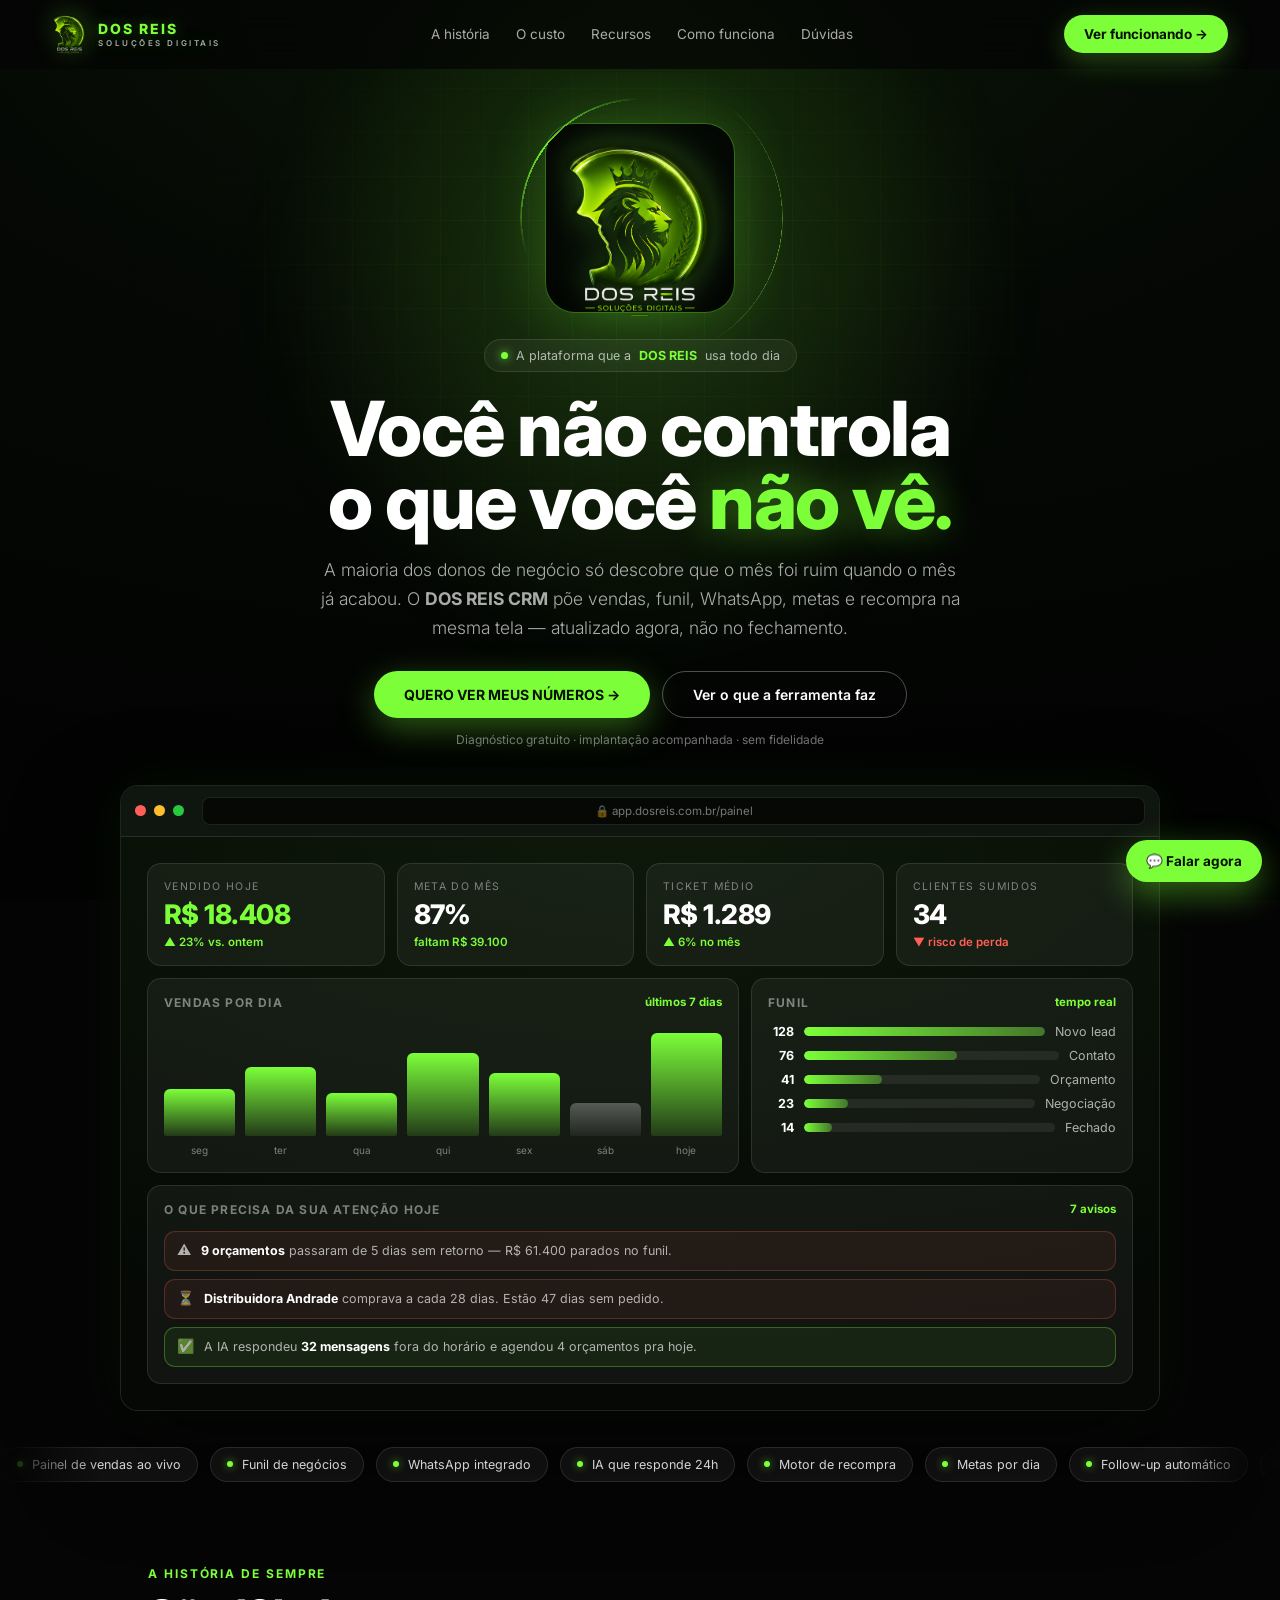
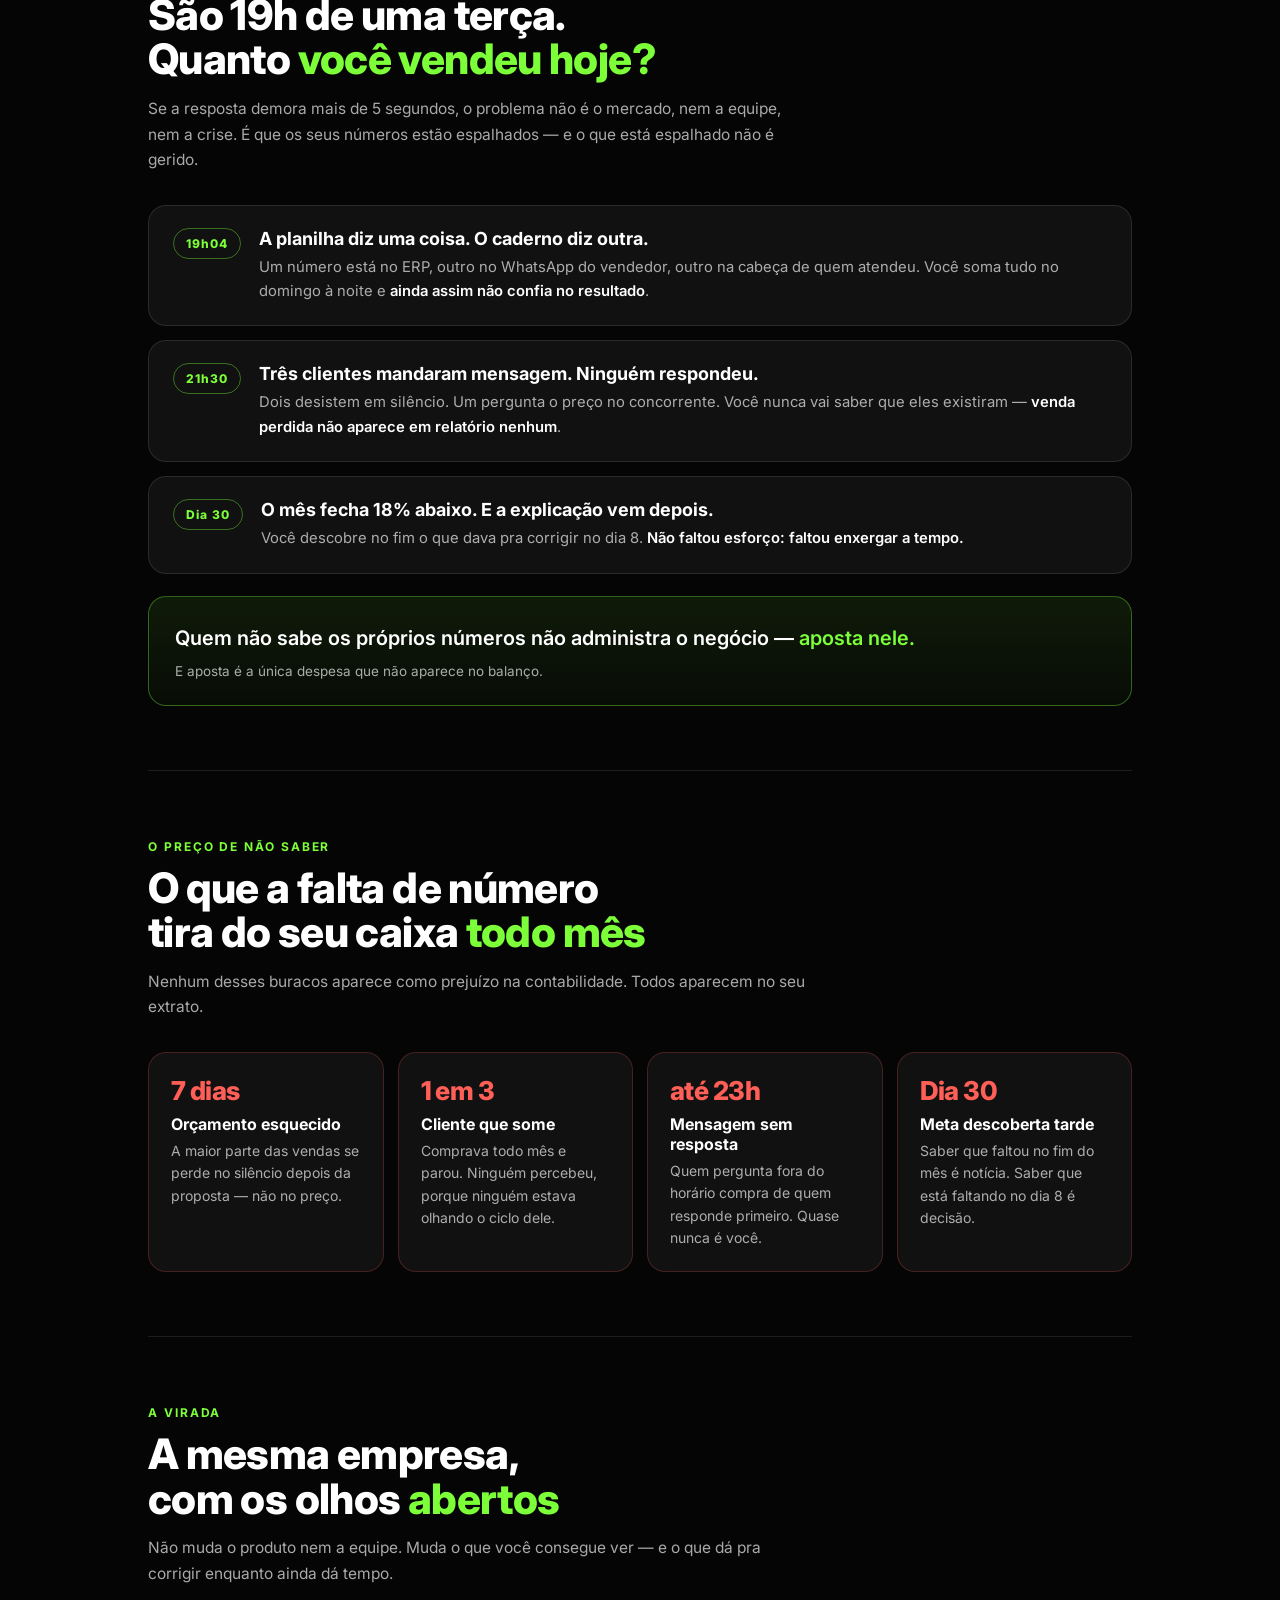
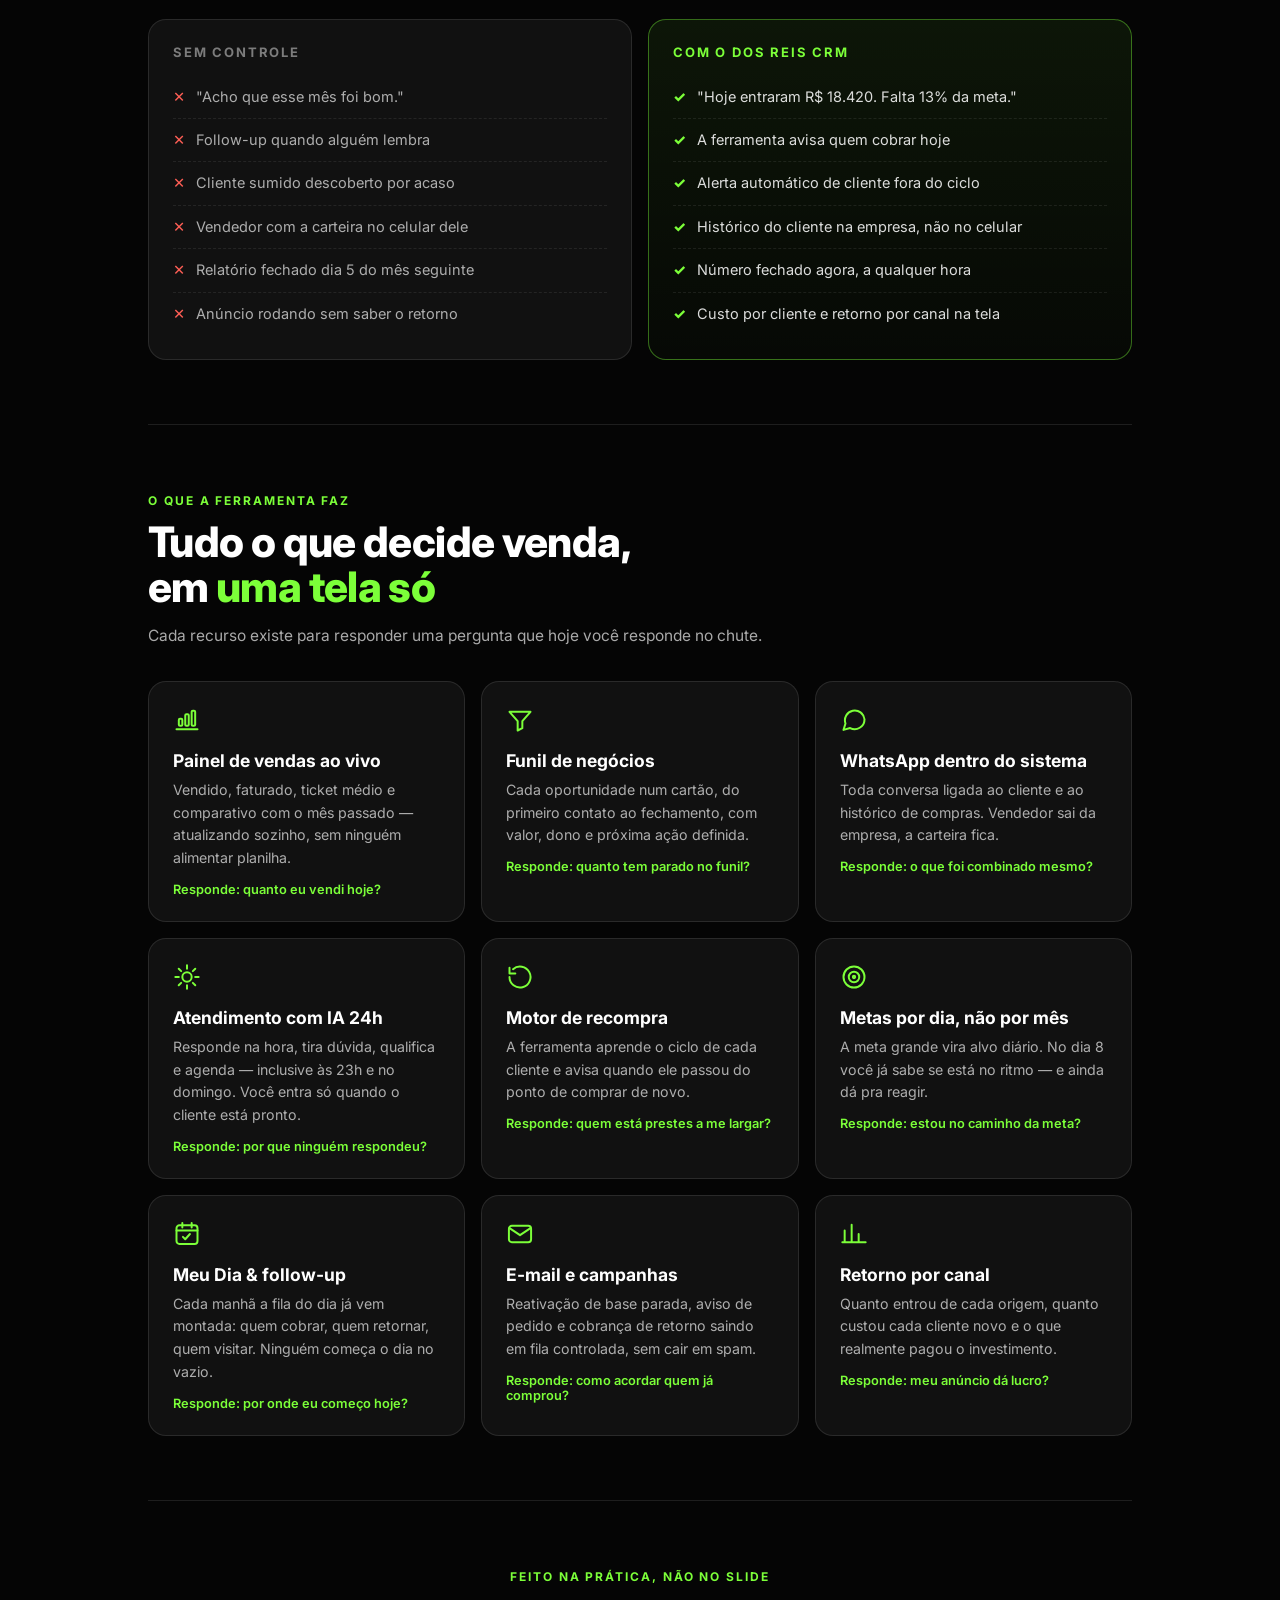
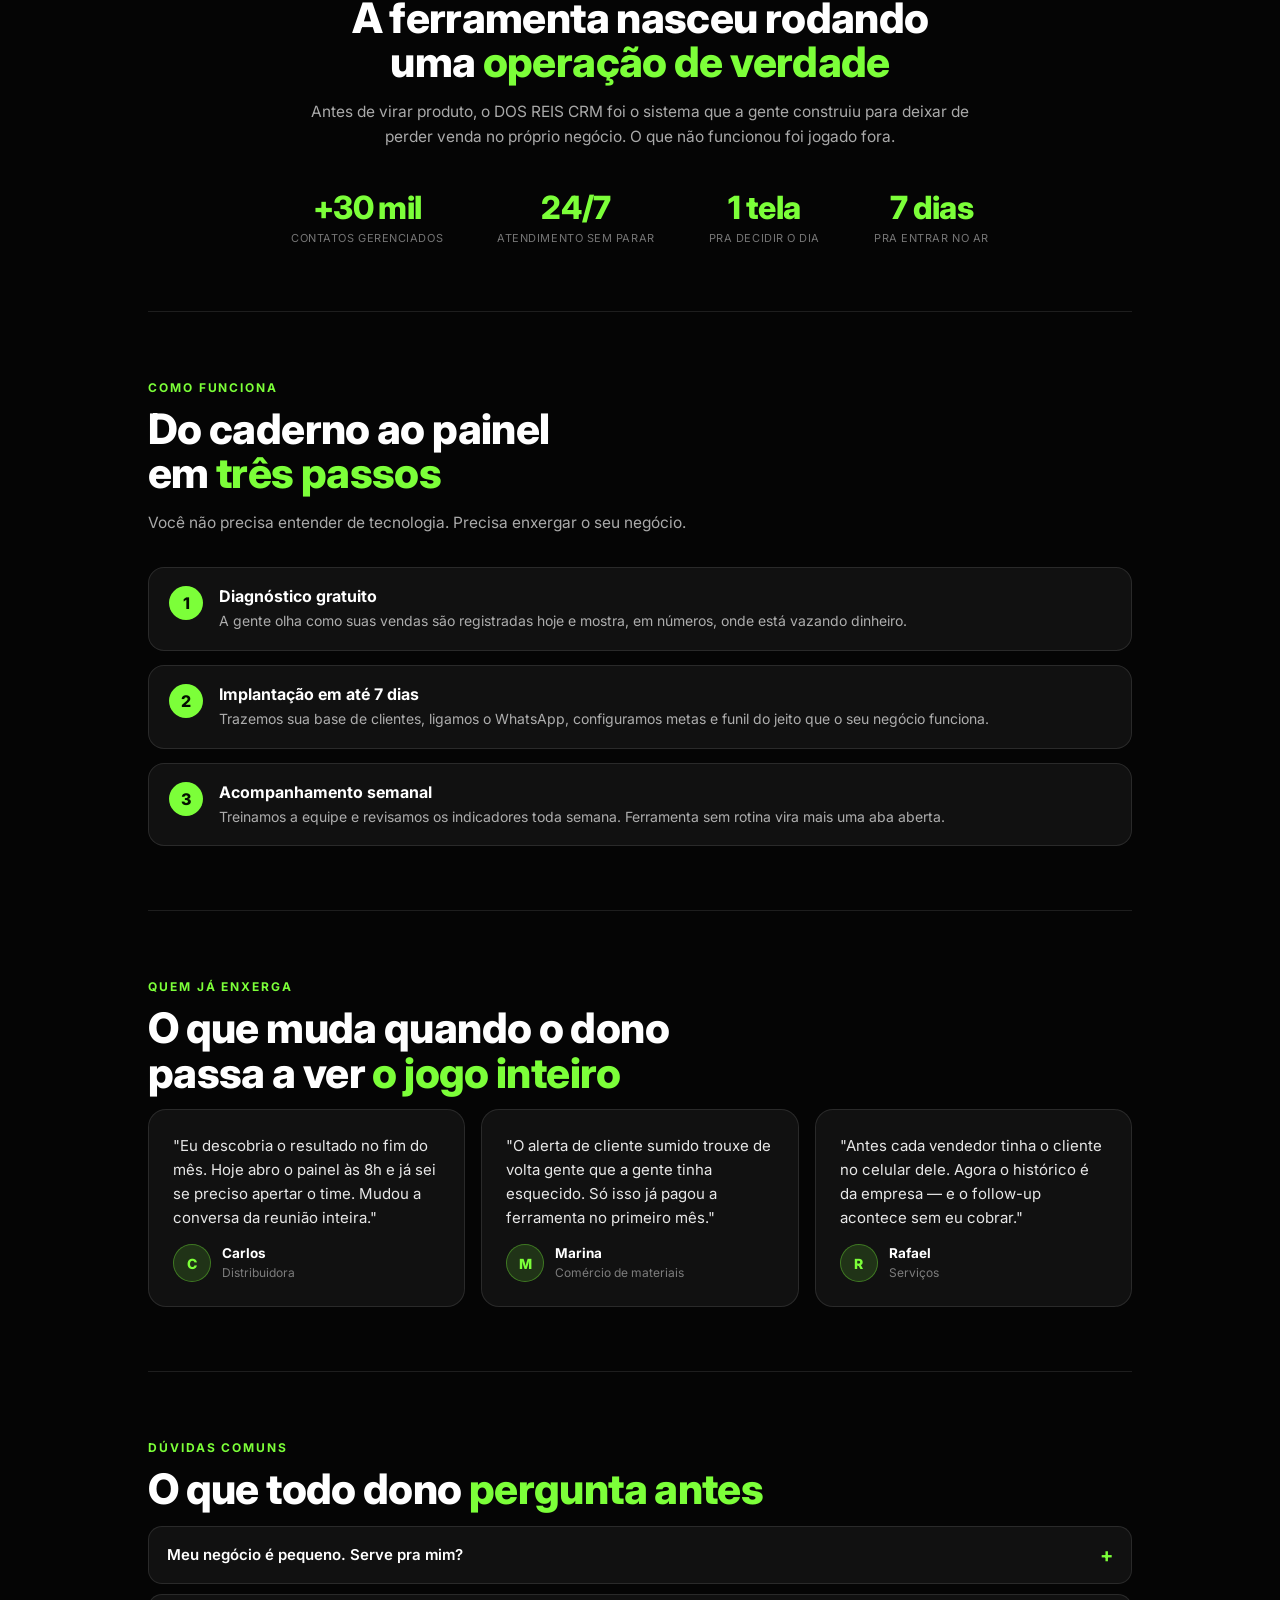
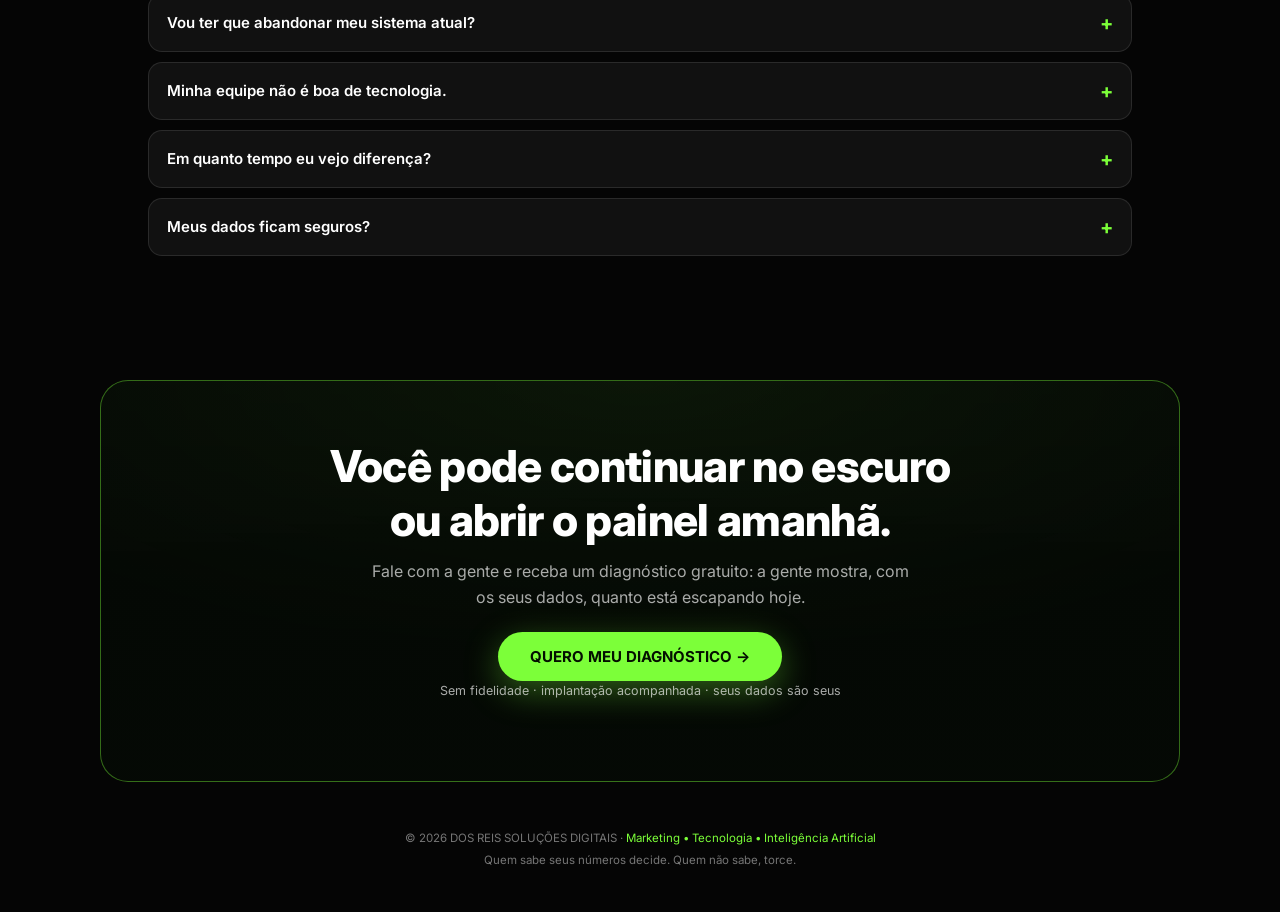
<file: v1.html>
<!DOCTYPE html>
<html lang="pt-BR">
<head>
<meta charset="UTF-8">
<meta name="viewport" content="width=device-width,initial-scale=1">
<title>DOS REIS CRM — Seus números na tela. Suas vendas no controle.</title>
<meta name="description" content="A plataforma da DOS REIS Soluções Digitais que mostra quanto você vendeu hoje, quem está prestes a sumir e quem está pronto pra comprar de novo — em uma tela só.">
<meta property="og:title" content="DOS REIS CRM — Seus números na tela. Suas vendas no controle.">
<meta property="og:description" content="Quem não sabe os próprios números não administra: aposta. Conheça a ferramenta que põe vendas, funil, WhatsApp e recompra em uma tela só.">
<meta property="og:image" content="assets/logo.png">
<link rel="icon" href="assets/logo.png">
<link rel="preconnect" href="https://fonts.googleapis.com">
<link rel="preconnect" href="https://fonts.gstatic.com" crossorigin>
<link href="https://fonts.googleapis.com/css2?family=Inter:wght@300;400;600;700;800;900&display=swap" rel="stylesheet">
<style>
  :root{--bg:#050505;--green:#7CFF39;--accent:#9DFF5A;--red:#FF5F56;--text:#fff;--text-2:rgba(255,255,255,.66);--text-3:rgba(255,255,255,.45);--glass:rgba(255,255,255,.05);--border:rgba(255,255,255,.10)}
  *{margin:0;padding:0;box-sizing:border-box}
  html{scroll-behavior:smooth}
  body{font-family:'Inter',ui-sans-serif,system-ui,'Segoe UI',Roboto,sans-serif;background:var(--bg);color:var(--text);overflow-x:hidden;-webkit-font-smoothing:antialiased}
  a{color:inherit}
  .headfont{font-family:'Arial Narrow','Helvetica Neue',Impact,sans-serif;font-weight:700;text-transform:uppercase;letter-spacing:.03em}

  /* ---------- fundo ambiente ---------- */
  .aura{position:fixed;inset:0;z-index:0;overflow:hidden;background:radial-gradient(130% 90% at 50% 0%,#0a1606 0%,#050805 45%,#020302 100%)}
  .aura::before{content:"";position:absolute;left:50%;top:32%;width:120vmin;height:120vmin;transform:translate(-50%,-50%);
    background:radial-gradient(closest-side,rgba(124,255,57,.20),transparent 70%);filter:blur(30px);animation:pulse 8s ease-in-out infinite alternate}
  @keyframes pulse{from{opacity:.5;transform:translate(-50%,-50%) scale(.95)}to{opacity:1;transform:translate(-50%,-50%) scale(1.08)}}
  .grid-fade{position:fixed;inset:0;z-index:0;opacity:.14;
    background:linear-gradient(rgba(124,255,57,.35) 1px,transparent 1px),linear-gradient(90deg,rgba(124,255,57,.35) 1px,transparent 1px);
    background-size:44px 44px;mask-image:radial-gradient(60% 55% at 50% 30%,#000,transparent 75%);-webkit-mask-image:radial-gradient(60% 55% at 50% 30%,#000,transparent 75%)}

  /* ---------- nav ---------- */
  .shell{position:relative;z-index:2}
  nav{position:sticky;top:0;z-index:30;display:flex;align-items:center;justify-content:space-between;gap:16px;
      padding:14px clamp(18px,5vw,52px);backdrop-filter:blur(16px);background:rgba(5,5,5,.72);border-bottom:1px solid transparent;transition:border-color .3s}
  nav.stuck{border-bottom-color:var(--border)}
  .brand{display:flex;align-items:center;gap:11px;text-decoration:none}
  .brand img{height:40px;width:auto;filter:drop-shadow(0 0 12px rgba(124,255,57,.35))}
  .n-word{font-weight:800;letter-spacing:.14em;font-size:14px;color:var(--green);text-shadow:0 0 16px rgba(124,255,57,.35);line-height:1}
  .n-word small{display:block;font-size:8px;letter-spacing:.32em;color:var(--text-2);font-weight:600;margin-top:3px}
  .n-links{display:flex;gap:26px;font-size:13.5px;color:var(--text-2)}
  .n-links a{text-decoration:none;transition:.2s}
  .n-links a:hover{color:var(--green)}
  .n-cta{display:inline-flex;gap:8px;align-items:center;padding:11px 20px;border-radius:999px;background:var(--green);color:#041000;font-weight:700;font-size:13.5px;text-decoration:none;transition:.25s;box-shadow:0 8px 28px rgba(124,255,57,.28);white-space:nowrap}
  .n-cta:hover{background:var(--accent);transform:translateY(-2px)}
  @media(max-width:900px){.n-links{display:none}}

  /* ---------- hero ---------- */
  main{display:flex;flex-direction:column;align-items:center;text-align:center;padding:clamp(30px,6vh,64px) 20px 8px}
  .hero-logo{position:relative;width:min(26vh,190px);height:min(26vh,190px);display:grid;place-items:center;margin-bottom:26px;border-radius:30px;
    background:radial-gradient(circle at 50% 40%,#0a140a,#040704);border:1px solid rgba(124,255,57,.4);
    box-shadow:0 0 60px rgba(124,255,57,.22),inset 0 0 50px rgba(0,0,0,.65);padding:16px;opacity:0;animation:pop 1s .15s cubic-bezier(.22,1,.36,1) forwards}
  .hero-logo img{width:100%;height:100%;object-fit:contain;filter:drop-shadow(0 0 16px rgba(124,255,57,.3));animation:bob 6s ease-in-out infinite alternate}
  .ring{position:absolute;inset:-14%;border-radius:50%;pointer-events:none}
  .ring.r1{background:conic-gradient(from 0deg,transparent 0 70%,rgba(124,255,57,.9) 85%,transparent 100%);
    -webkit-mask:radial-gradient(farthest-side,transparent calc(100% - 2px),#000 0);mask:radial-gradient(farthest-side,transparent calc(100% - 2px),#000 0);animation:spin 7s linear infinite}
  .ring.r2{inset:-26%;background:conic-gradient(from 180deg,transparent 0 60%,rgba(157,255,90,.5) 78%,transparent 92%);
    -webkit-mask:radial-gradient(farthest-side,transparent calc(100% - 1px),#000 0);mask:radial-gradient(farthest-side,transparent calc(100% - 1px),#000 0);animation:spin 12s linear infinite reverse}
  @keyframes spin{to{transform:rotate(360deg)}}
  @keyframes bob{from{transform:translateY(0)}to{transform:translateY(-10px)}}
  @keyframes pop{from{opacity:0;transform:scale(.86)}to{opacity:1;transform:scale(1)}}

  .badge{display:inline-flex;gap:8px;align-items:center;justify-content:center;flex-wrap:wrap;text-align:center;padding:8px 16px;border-radius:999px;background:var(--glass);backdrop-filter:blur(14px);
    border:1px solid var(--border);font-size:12.5px;color:var(--text-2);margin-bottom:20px;opacity:0;animation:fu .8s .35s forwards}
  .badge b{color:var(--green)}
  .dot{width:7px;height:7px;border-radius:50%;background:var(--green);box-shadow:0 0 10px rgba(124,255,57,.9);animation:blink 1.8s ease-in-out infinite}
  @keyframes blink{50%{opacity:.25}}
  h1{font-size:clamp(34px,6.2vw,76px);line-height:.96;letter-spacing:-.02em;font-weight:800;margin-bottom:18px;max-width:15ch;text-wrap:balance;opacity:0;animation:fu .9s .45s forwards}
  h1 .g{color:var(--green);text-shadow:0 0 40px rgba(124,255,57,.45)}
  .sub{max-width:640px;color:var(--text-2);font-weight:300;font-size:clamp(14.5px,1.5vw,17.5px);line-height:1.65;margin-bottom:28px;opacity:0;animation:fu .9s .55s forwards}
  .cta{display:flex;gap:12px;flex-wrap:wrap;justify-content:center;opacity:0;animation:fu .9s .65s forwards}
  .btn{padding:14px 30px;border-radius:999px;font-weight:700;font-size:14px;cursor:pointer;border:none;text-decoration:none;display:inline-flex;align-items:center;gap:8px;transition:.25s}
  .btn.primary{background:var(--green);color:#041000;box-shadow:0 10px 34px rgba(124,255,57,.35)}
  .btn.primary:hover{background:var(--accent);transform:translateY(-2px) scale(1.03)}
  .btn.ghost{background:transparent;color:#fff;border:1px solid rgba(255,255,255,.3);font-weight:600}
  .btn.ghost:hover{background:rgba(255,255,255,.07);border-color:#fff}
  .microtrust{margin-top:14px;font-size:12px;color:var(--text-3);opacity:0;animation:fu .9s .75s forwards}

  /* ---------- painel mockup ---------- */
  .panel-wrap{width:min(1080px,100%);margin:38px auto 0;padding:0 clamp(0px,2vw,20px);opacity:0;animation:fu 1s .85s forwards}
  .panel{border-radius:18px;overflow:hidden;border:1px solid var(--border);background:#070b07;box-shadow:0 40px 100px rgba(0,0,0,.65),0 0 60px rgba(124,255,57,.06)}
  .pbar{display:flex;align-items:center;gap:8px;padding:11px 14px;background:#0f150f;border-bottom:1px solid var(--border)}
  .pbar i{width:11px;height:11px;border-radius:50%;flex:none}
  .pbar i:nth-child(1){background:#ff5f56}.pbar i:nth-child(2){background:#ffbd2e}.pbar i:nth-child(3){background:#27c93f}
  .purl{margin-left:10px;flex:1;background:#050805;border:1px solid var(--border);border-radius:8px;padding:6px 12px;font-size:11.5px;color:var(--text-3);text-align:center;overflow:hidden;white-space:nowrap;text-overflow:ellipsis}
  .pbody{padding:clamp(16px,3vw,26px);text-align:left;background:radial-gradient(120% 90% at 50% 0%,#0d180a,#050805)}
  .kpis{display:grid;grid-template-columns:repeat(4,1fr);gap:12px}
  @media(max-width:760px){.kpis{grid-template-columns:repeat(2,1fr)}}
  .kpi{background:var(--glass);border:1px solid var(--border);border-radius:14px;padding:16px}
  .kpi .lab{font-size:10.5px;letter-spacing:.13em;text-transform:uppercase;color:var(--text-3);margin-bottom:8px}
  .kpi .val{font-size:clamp(19px,2.4vw,27px);font-weight:800;letter-spacing:-.02em;line-height:1}
  .kpi .val.g{color:var(--green)}
  .kpi .delta{font-size:11.5px;margin-top:7px;color:var(--green);font-weight:600}
  .kpi .delta.down{color:var(--red)}
  .prow{display:grid;grid-template-columns:1.55fr 1fr;gap:12px;margin-top:12px}
  @media(max-width:760px){.prow{grid-template-columns:1fr}}
  .pcard{background:var(--glass);border:1px solid var(--border);border-radius:14px;padding:16px}
  .pcard h5{font-size:12px;letter-spacing:.1em;text-transform:uppercase;color:var(--text-3);font-weight:700;margin-bottom:14px;display:flex;justify-content:space-between}
  .pcard h5 em{font-style:normal;color:var(--green);letter-spacing:0;text-transform:none;font-size:11.5px}
  .bars{display:flex;align-items:flex-end;gap:clamp(4px,1.4vw,10px);height:112px}
  .bars div{flex:1;border-radius:6px 6px 2px 2px;background:linear-gradient(180deg,var(--green),rgba(124,255,57,.14));transform-origin:bottom;animation:grow 1.1s cubic-bezier(.22,1,.36,1) backwards}
  .bars div.meta{background:linear-gradient(180deg,rgba(255,255,255,.28),rgba(255,255,255,.05))}
  @keyframes grow{from{transform:scaleY(.02);opacity:0}to{transform:scaleY(1);opacity:1}}
  .barlabs{display:flex;gap:clamp(4px,1.4vw,10px);margin-top:8px;font-size:10px;color:var(--text-3)}
  .barlabs span{flex:1;text-align:center}
  .funil{display:grid;gap:9px}
  .fstage{display:flex;align-items:center;gap:10px;font-size:12.5px;color:var(--text-2)}
  .fstage b{color:#fff;font-weight:700;width:26px;text-align:right;flex:none}
  .ftrack{flex:1;height:9px;border-radius:999px;background:rgba(255,255,255,.07);overflow:hidden}
  .ftrack i{display:block;height:100%;border-radius:999px;background:linear-gradient(90deg,var(--green),rgba(124,255,57,.35));animation:slide 1.2s cubic-bezier(.22,1,.36,1) backwards}
  @keyframes slide{from{width:0!important}}
  .alerts{display:grid;gap:8px}
  .alert{display:flex;gap:10px;align-items:flex-start;font-size:12.5px;line-height:1.45;color:var(--text-2);background:rgba(255,95,86,.07);border:1px solid rgba(255,95,86,.25);border-radius:11px;padding:10px 12px}
  .alert.ok{background:rgba(124,255,57,.07);border-color:rgba(124,255,57,.3)}
  .alert span{flex:none;font-size:14px;line-height:1.2}
  .alert b{color:#fff}

  /* ---------- marquee ---------- */
  .marquee{position:relative;z-index:2;overflow:hidden;padding:28px 0 6px;-webkit-mask:linear-gradient(90deg,transparent,#000 8%,#000 92%,transparent);mask:linear-gradient(90deg,transparent,#000 8%,#000 92%,transparent)}
  .track{display:flex;gap:12px;width:max-content;animation:scroll 38s linear infinite}
  .marquee:hover .track{animation-play-state:paused}
  .pill{display:inline-flex;gap:9px;align-items:center;padding:9px 16px;border-radius:999px;background:var(--glass);backdrop-filter:blur(14px);border:1px solid var(--border);font-size:12.5px;color:rgba(255,255,255,.82);white-space:nowrap}
  .pill::before{content:"";width:6px;height:6px;border-radius:50%;background:var(--green);box-shadow:0 0 8px rgba(124,255,57,.7);flex:none}
  @keyframes scroll{to{transform:translateX(-50%)}}

  /* ---------- conteúdo ---------- */
  .content{position:relative;z-index:2;max-width:1080px;margin:0 auto;padding:10px clamp(20px,5vw,48px) 40px}
  .sec{padding:64px 0;border-top:1px solid var(--border)}
  .sec:first-child{border-top:none}
  .eye{display:inline-block;font-size:12px;font-weight:700;letter-spacing:.16em;text-transform:uppercase;color:var(--green);margin-bottom:12px}
  .sec h2{font-size:clamp(26px,3.6vw,42px);line-height:1.06;font-weight:800;letter-spacing:-.015em;margin-bottom:14px;text-wrap:balance}
  .sec h2 .g{color:var(--green)}
  .lead{color:var(--text-2);max-width:660px;line-height:1.65;margin-bottom:32px;font-size:15.5px}
  .center{text-align:center}
  .center .lead{margin-left:auto;margin-right:auto}

  /* história */
  .story{display:grid;gap:14px;counter-reset:s}
  .beat{display:grid;grid-template-columns:auto 1fr;gap:18px;align-items:flex-start;background:var(--glass);border:1px solid var(--border);border-radius:18px;padding:22px 24px;transition:.25s}
  .beat:hover{border-color:rgba(124,255,57,.35);transform:translateY(-3px)}
  .beat .hr{flex:none;font-size:12px;font-weight:800;letter-spacing:.08em;color:var(--green);border:1px solid rgba(124,255,57,.4);border-radius:999px;padding:7px 12px;white-space:nowrap}
  .beat h3{font-size:18px;font-weight:700;margin-bottom:6px}
  .beat p{color:var(--text-2);font-size:14.8px;line-height:1.65}
  .beat p em{font-style:normal;color:#fff;font-weight:600}
  .turn{margin-top:22px;background:linear-gradient(rgba(124,255,57,.09),rgba(124,255,57,.03));border:1px solid rgba(124,255,57,.35);border-radius:18px;padding:26px 26px}
  .turn p{font-size:clamp(16px,2vw,20px);line-height:1.5;font-weight:600;text-wrap:balance}
  .turn p .g{color:var(--green)}
  .turn small{display:block;margin-top:10px;color:var(--text-2);font-size:13.5px;font-weight:400}

  /* custo de não saber */
  .g2{display:grid;grid-template-columns:1fr 1fr;gap:16px}
  .g3{display:grid;grid-template-columns:repeat(3,1fr);gap:16px}
  .g4{display:grid;grid-template-columns:repeat(4,1fr);gap:14px}
  @media(max-width:860px){.g3,.g4{grid-template-columns:1fr 1fr}}
  @media(max-width:640px){.g2,.g3,.g4{grid-template-columns:1fr}}
  .cost{background:var(--glass);border:1px solid rgba(255,95,86,.22);border-radius:18px;padding:22px;transition:.25s}
  .cost:hover{border-color:rgba(255,95,86,.5);transform:translateY(-4px)}
  .cost .n{font-size:26px;font-weight:800;color:var(--red);letter-spacing:-.02em;margin-bottom:8px}
  .cost h4{font-size:16px;font-weight:700;margin-bottom:6px}
  .cost p{color:var(--text-2);font-size:14px;line-height:1.6}

  /* antes x depois */
  .vs{display:grid;grid-template-columns:1fr 1fr;gap:16px}
  @media(max-width:720px){.vs{grid-template-columns:1fr}}
  .col{border-radius:18px;padding:24px;border:1px solid var(--border);background:var(--glass)}
  .col.after{border-color:rgba(124,255,57,.4);background:linear-gradient(rgba(124,255,57,.07),rgba(124,255,57,.02))}
  .col h4{font-size:13px;letter-spacing:.14em;text-transform:uppercase;margin-bottom:16px;color:var(--text-3);font-weight:700}
  .col.after h4{color:var(--green)}
  .col li{list-style:none;display:flex;gap:11px;align-items:flex-start;padding:10px 0;border-bottom:1px dashed rgba(255,255,255,.08);font-size:14.5px;line-height:1.55;color:var(--text-2)}
  .col li:last-child{border-bottom:none}
  .col li span{flex:none;font-weight:800;color:var(--red)}
  .col.after li span{color:var(--green)}
  .col.after li{color:rgba(255,255,255,.86)}

  /* funcionalidades */
  .fcard{background:var(--glass);border:1px solid var(--border);border-radius:18px;padding:24px;transition:.25s}
  .fcard:hover{border-color:rgba(124,255,57,.4);transform:translateY(-4px);box-shadow:0 16px 40px rgba(124,255,57,.08)}
  .fcard .ic{margin-bottom:14px;height:30px;line-height:0}
  .fcard .ic svg{width:28px;height:28px;stroke:var(--green);fill:none;stroke-width:1.7;stroke-linecap:round;stroke-linejoin:round}
  .fcard h3{font-size:17.5px;font-weight:700;margin-bottom:8px}
  .fcard p{color:var(--text-2);font-size:14.2px;line-height:1.6}
  .fcard .res{margin-top:12px;font-size:12.8px;color:var(--green);font-weight:600}

  /* passos */
  .steps{display:grid;gap:14px}
  .step{display:flex;gap:16px;align-items:flex-start;background:var(--glass);border:1px solid var(--border);border-radius:16px;padding:18px 20px}
  .step .n{flex:none;height:34px;width:34px;border-radius:50%;display:grid;place-items:center;background:var(--green);color:#041000;font-weight:800}
  .step h4{font-size:16px;font-weight:700;margin-bottom:4px}
  .step p{color:var(--text-2);font-size:14px;line-height:1.55}

  /* provas */
  .quote{background:var(--glass);border:1px solid var(--border);border-radius:18px;padding:24px;display:flex;flex-direction:column;gap:14px;transition:.25s}
  .quote:hover{border-color:rgba(124,255,57,.35);transform:translateY(-4px)}
  .quote p{font-size:15px;line-height:1.6;color:rgba(255,255,255,.9)}
  .quote .who{display:flex;align-items:center;gap:11px;margin-top:auto}
  .quote .av{height:38px;width:38px;border-radius:50%;display:grid;place-items:center;background:rgba(124,255,57,.14);border:1px solid rgba(124,255,57,.35);color:var(--green);font-weight:800;font-size:14px;flex:none}
  .quote .who b{display:block;font-size:13.5px}
  .quote .who small{color:var(--text-3);font-size:12px}

  /* stats */
  .stats{display:flex;justify-content:center;flex-wrap:wrap;gap:clamp(20px,5vw,54px);padding:6px 0 2px}
  .stat b{font-size:clamp(24px,3vw,32px);color:var(--green);font-weight:800;letter-spacing:-.02em}
  .stat span{display:block;font-size:11px;color:var(--text-3);letter-spacing:.05em;margin-top:4px}

  /* faq */
  .qa{border:1px solid var(--border);border-radius:14px;margin-bottom:10px;background:var(--glass);overflow:hidden}
  .qa summary{cursor:pointer;list-style:none;padding:16px 18px;font-weight:600;font-size:15px;display:flex;justify-content:space-between;align-items:center;gap:12px}
  .qa summary::-webkit-details-marker{display:none}
  .qa summary::after{content:"+";color:var(--green);font-size:20px;font-weight:700}
  .qa[open] summary::after{content:"−"}
  .qa p{padding:0 18px 16px;color:var(--text-2);font-size:14.2px;line-height:1.65}

  /* banda final */
  .band{position:relative;z-index:2;max-width:1080px;margin:10px auto 46px;padding:58px clamp(24px,5vw,56px);border-radius:28px;text-align:center;
    background:linear-gradient(rgba(5,10,5,.72),rgba(5,10,5,.9)),radial-gradient(120% 120% at 50% 0%,rgba(124,255,57,.2),transparent 60%);
    border:1px solid rgba(124,255,57,.4);overflow:hidden}
  .band h2{font-size:clamp(26px,4vw,44px);font-weight:800;margin-bottom:12px;letter-spacing:-.015em;text-wrap:balance}
  .band p{color:var(--text-2);max-width:540px;margin:0 auto 22px;line-height:1.6}
  .band .btn{padding:15px 32px;font-size:15px}
  .guarantee{margin-top:16px;font-size:12.5px;color:var(--text-3)}
  .siteftr{position:relative;z-index:2;text-align:center;font-size:11.5px;color:var(--text-3);padding:0 20px 40px;line-height:1.9}
  .siteftr i{color:var(--green);font-style:normal}

  /* whatsapp flutuante */
  .float{position:fixed;right:18px;bottom:18px;z-index:60;display:inline-flex;align-items:center;gap:9px;padding:13px 20px;border-radius:999px;
    background:var(--green);color:#041000;font-weight:700;font-size:13.5px;text-decoration:none;box-shadow:0 12px 34px rgba(124,255,57,.4);transition:.25s}
  .float:hover{background:var(--accent);transform:translateY(-2px)}
  @media(max-width:520px){.float{padding:12px 16px;font-size:12.5px}}

  /* reveal */
  .rv{opacity:0;transform:translateY(22px);transition:opacity .7s cubic-bezier(.22,1,.36,1),transform .7s cubic-bezier(.22,1,.36,1)}
  .rv.in{opacity:1;transform:none}
  @keyframes fu{from{opacity:0;transform:translateY(18px)}to{opacity:1;transform:none}}
  @media(prefers-reduced-motion:reduce){*{animation-duration:.01ms!important;animation-iteration-count:1!important;transition-duration:.01ms!important}.rv{opacity:1;transform:none}}
</style>
</head>
<body>
<div class="aura"></div>
<div class="grid-fade"></div>

<div class="shell">
  <nav id="nav">
    <a class="brand" href="#topo">
      <img src="assets/logo.png" alt="DOS REIS Soluções Digitais">
      <span class="n-word">DOS REIS<small>SOLUÇÕES DIGITAIS</small></span>
    </a>
    <div class="n-links">
      <a href="#historia">A história</a>
      <a href="#custo">O custo</a>
      <a href="#recursos">Recursos</a>
      <a href="#como">Como funciona</a>
      <a href="#duvidas">Dúvidas</a>
    </div>
    <a class="n-cta" href="https://wa.me/5519988013439?text=Ol%C3%A1!%20Quero%20ver%20o%20DOS%20REIS%20CRM%20funcionando." target="_blank" rel="noopener">Ver funcionando →</a>
  </nav>

  <main id="topo">
    <div class="hero-logo">
      <div class="ring r1"></div>
      <div class="ring r2"></div>
      <img src="assets/logo.png" alt="Logotipo DOS REIS">
    </div>

    <div class="badge"><span class="dot"></span> A plataforma que a <b>DOS REIS</b> usa todo dia</div>

    <h1>Você não controla<br>o que você <span class="g">não vê.</span></h1>

    <p class="sub">A maioria dos donos de negócio só descobre que o mês foi ruim quando o mês já acabou.
      O <b>DOS REIS CRM</b> põe vendas, funil, WhatsApp, metas e recompra na mesma tela —
      atualizado agora, não no fechamento.</p>

    <div class="cta">
      <a class="btn primary" href="https://wa.me/5519988013439?text=Ol%C3%A1!%20Quero%20uma%20demonstra%C3%A7%C3%A3o%20do%20DOS%20REIS%20CRM." target="_blank" rel="noopener">QUERO VER MEUS NÚMEROS →</a>
      <a class="btn ghost" href="#recursos">Ver o que a ferramenta faz</a>
    </div>
    <p class="microtrust">Diagnóstico gratuito · implantação acompanhada · sem fidelidade</p>

    <!-- painel -->
    <div class="panel-wrap">
      <div class="panel">
        <div class="pbar"><i></i><i></i><i></i><div class="purl">🔒 app.dosreis.com.br/painel</div></div>
        <div class="pbody">
          <div class="kpis">
            <div class="kpi"><div class="lab">Vendido hoje</div><div class="val g" data-count="18420" data-prefix="R$ ">R$ 18.420</div><div class="delta">▲ 23% vs. ontem</div></div>
            <div class="kpi"><div class="lab">Meta do mês</div><div class="val" data-count="87" data-suffix="%">87%</div><div class="delta">faltam R$ 39.100</div></div>
            <div class="kpi"><div class="lab">Ticket médio</div><div class="val" data-count="1290" data-prefix="R$ ">R$ 1.290</div><div class="delta">▲ 6% no mês</div></div>
            <div class="kpi"><div class="lab">Clientes sumidos</div><div class="val" data-count="34">34</div><div class="delta down">▼ risco de perda</div></div>
          </div>

          <div class="prow">
            <div class="pcard">
              <h5>Vendas por dia <em>últimos 7 dias</em></h5>
              <div class="bars">
                <div style="height:42%;animation-delay:.05s"></div>
                <div style="height:61%;animation-delay:.12s"></div>
                <div style="height:38%;animation-delay:.19s"></div>
                <div style="height:74%;animation-delay:.26s"></div>
                <div style="height:56%;animation-delay:.33s"></div>
                <div class="meta" style="height:29%;animation-delay:.4s"></div>
                <div style="height:92%;animation-delay:.47s"></div>
              </div>
              <div class="barlabs"><span>seg</span><span>ter</span><span>qua</span><span>qui</span><span>sex</span><span>sáb</span><span>hoje</span></div>
            </div>

            <div class="pcard">
              <h5>Funil <em>tempo real</em></h5>
              <div class="funil">
                <div class="fstage"><b>128</b><div class="ftrack"><i style="width:100%;animation-delay:.1s"></i></div>Novo lead</div>
                <div class="fstage"><b>76</b><div class="ftrack"><i style="width:60%;animation-delay:.2s"></i></div>Contato</div>
                <div class="fstage"><b>41</b><div class="ftrack"><i style="width:33%;animation-delay:.3s"></i></div>Orçamento</div>
                <div class="fstage"><b>23</b><div class="ftrack"><i style="width:19%;animation-delay:.4s"></i></div>Negociação</div>
                <div class="fstage"><b>14</b><div class="ftrack"><i style="width:11%;animation-delay:.5s"></i></div>Fechado</div>
              </div>
            </div>
          </div>

          <div class="prow" style="grid-template-columns:1fr">
            <div class="pcard">
              <h5>O que precisa da sua atenção hoje <em>7 avisos</em></h5>
              <div class="alerts">
                <div class="alert"><span>⚠️</span><div><b>9 orçamentos</b> passaram de 5 dias sem retorno — R$ 61.400 parados no funil.</div></div>
                <div class="alert"><span>⏳</span><div><b>Distribuidora Andrade</b> comprava a cada 28 dias. Estão 47 dias sem pedido.</div></div>
                <div class="alert ok"><span>✅</span><div>A IA respondeu <b>32 mensagens</b> fora do horário e agendou 4 orçamentos pra hoje.</div></div>
              </div>
            </div>
          </div>
        </div>
      </div>
    </div>
  </main>

  <div class="marquee">
    <div class="track" id="track">
      <span class="pill">Painel de vendas ao vivo</span>
      <span class="pill">Funil de negócios</span>
      <span class="pill">WhatsApp integrado</span>
      <span class="pill">IA que responde 24h</span>
      <span class="pill">Motor de recompra</span>
      <span class="pill">Metas por dia</span>
      <span class="pill">Follow-up automático</span>
      <span class="pill">Disparo de e-mail</span>
      <span class="pill">Agenda &amp; Meu Dia</span>
      <span class="pill">Relatórios por vendedor</span>
      <span class="pill">Custo de aquisição</span>
      <span class="pill">Integração com o ERP</span>
    </div>
  </div>

  <div class="content">

    <!-- HISTÓRIA -->
    <section class="sec rv" id="historia">
      <span class="eye">A história de sempre</span>
      <h2>São 19h de uma terça.<br>Quanto <span class="g">você vendeu hoje?</span></h2>
      <p class="lead">Se a resposta demora mais de 5 segundos, o problema não é o mercado, nem a equipe, nem a crise.
        É que os seus números estão espalhados — e o que está espalhado não é gerido.</p>

      <div class="story">
        <div class="beat">
          <div class="hr">19h04</div>
          <div>
            <h3>A planilha diz uma coisa. O caderno diz outra.</h3>
            <p>Um número está no ERP, outro no WhatsApp do vendedor, outro na cabeça de quem atendeu.
              Você soma tudo no domingo à noite e <em>ainda assim não confia no resultado</em>.</p>
          </div>
        </div>
        <div class="beat">
          <div class="hr">21h30</div>
          <div>
            <h3>Três clientes mandaram mensagem. Ninguém respondeu.</h3>
            <p>Dois desistem em silêncio. Um pergunta o preço no concorrente.
              Você nunca vai saber que eles existiram — <em>venda perdida não aparece em relatório nenhum</em>.</p>
          </div>
        </div>
        <div class="beat">
          <div class="hr">Dia 30</div>
          <div>
            <h3>O mês fecha 18% abaixo. E a explicação vem depois.</h3>
            <p>Você descobre no fim o que dava pra corrigir no dia 8.
              <em>Não faltou esforço: faltou enxergar a tempo.</em></p>
          </div>
        </div>
      </div>

      <div class="turn">
        <p>Quem não sabe os próprios números não administra o negócio — <span class="g">aposta nele.</span></p>
        <small>E aposta é a única despesa que não aparece no balanço.</small>
      </div>
    </section>

    <!-- CUSTO -->
    <section class="sec rv" id="custo">
      <span class="eye">O preço de não saber</span>
      <h2>O que a falta de número<br>tira do seu caixa <span class="g">todo mês</span></h2>
      <p class="lead">Nenhum desses buracos aparece como prejuízo na contabilidade. Todos aparecem no seu extrato.</p>
      <div class="g4">
        <div class="cost"><div class="n">7 dias</div><h4>Orçamento esquecido</h4><p>A maior parte das vendas se perde no silêncio depois da proposta — não no preço.</p></div>
        <div class="cost"><div class="n">1 em 3</div><h4>Cliente que some</h4><p>Comprava todo mês e parou. Ninguém percebeu, porque ninguém estava olhando o ciclo dele.</p></div>
        <div class="cost"><div class="n">até 23h</div><h4>Mensagem sem resposta</h4><p>Quem pergunta fora do horário compra de quem responde primeiro. Quase nunca é você.</p></div>
        <div class="cost"><div class="n">Dia 30</div><h4>Meta descoberta tarde</h4><p>Saber que faltou no fim do mês é notícia. Saber que está faltando no dia 8 é decisão.</p></div>
      </div>
    </section>

    <!-- ANTES x DEPOIS -->
    <section class="sec rv">
      <span class="eye">A virada</span>
      <h2>A mesma empresa,<br>com os olhos <span class="g">abertos</span></h2>
      <p class="lead">Não muda o produto nem a equipe. Muda o que você consegue ver — e o que dá pra corrigir enquanto ainda dá tempo.</p>
      <div class="vs">
        <div class="col">
          <h4>Sem controle</h4>
          <ul>
            <li><span>✕</span> "Acho que esse mês foi bom."</li>
            <li><span>✕</span> Follow-up quando alguém lembra</li>
            <li><span>✕</span> Cliente sumido descoberto por acaso</li>
            <li><span>✕</span> Vendedor com a carteira no celular dele</li>
            <li><span>✕</span> Relatório fechado dia 5 do mês seguinte</li>
            <li><span>✕</span> Anúncio rodando sem saber o retorno</li>
          </ul>
        </div>
        <div class="col after">
          <h4>Com o DOS REIS CRM</h4>
          <ul>
            <li><span>✓</span> "Hoje entraram R$ 18.420. Falta 13% da meta."</li>
            <li><span>✓</span> A ferramenta avisa quem cobrar hoje</li>
            <li><span>✓</span> Alerta automático de cliente fora do ciclo</li>
            <li><span>✓</span> Histórico do cliente na empresa, não no celular</li>
            <li><span>✓</span> Número fechado agora, a qualquer hora</li>
            <li><span>✓</span> Custo por cliente e retorno por canal na tela</li>
          </ul>
        </div>
      </div>
    </section>

    <!-- RECURSOS -->
    <section class="sec rv" id="recursos">
      <span class="eye">O que a ferramenta faz</span>
      <h2>Tudo o que decide venda,<br>em <span class="g">uma tela só</span></h2>
      <p class="lead">Cada recurso existe para responder uma pergunta que hoje você responde no chute.</p>

      <div class="g3">
        <div class="fcard">
          <div class="ic"><svg viewBox="0 0 24 24"><path d="M3 20h18"/><rect x="5" y="11" width="3" height="6" rx="1"/><rect x="10.5" y="7" width="3" height="10" rx="1"/><rect x="16" y="4" width="3" height="13" rx="1"/></svg></div>
          <h3>Painel de vendas ao vivo</h3>
          <p>Vendido, faturado, ticket médio e comparativo com o mês passado — atualizando sozinho, sem ninguém alimentar planilha.</p>
          <div class="res">Responde: quanto eu vendi hoje?</div>
        </div>
        <div class="fcard">
          <div class="ic"><svg viewBox="0 0 24 24"><path d="M3 5h18l-7 8v6l-4 2v-8z"/></svg></div>
          <h3>Funil de negócios</h3>
          <p>Cada oportunidade num cartão, do primeiro contato ao fechamento, com valor, dono e próxima ação definida.</p>
          <div class="res">Responde: quanto tem parado no funil?</div>
        </div>
        <div class="fcard">
          <div class="ic"><svg viewBox="0 0 24 24"><path d="M21 11.5a8.4 8.4 0 0 1-12.3 7.4L3 20.5l1.7-5.5A8.4 8.4 0 1 1 21 11.5z"/></svg></div>
          <h3>WhatsApp dentro do sistema</h3>
          <p>Toda conversa ligada ao cliente e ao histórico de compras. Vendedor sai da empresa, a carteira fica.</p>
          <div class="res">Responde: o que foi combinado mesmo?</div>
        </div>
        <div class="fcard">
          <div class="ic"><svg viewBox="0 0 24 24"><circle cx="12" cy="12" r="4"/><path d="M12 2v3M12 19v3M2 12h3M19 12h3M4.9 4.9l2.1 2.1M17 17l2.1 2.1M19.1 4.9L17 7M7 17l-2.1 2.1"/></svg></div>
          <h3>Atendimento com IA 24h</h3>
          <p>Responde na hora, tira dúvida, qualifica e agenda — inclusive às 23h e no domingo. Você entra só quando o cliente está pronto.</p>
          <div class="res">Responde: por que ninguém respondeu?</div>
        </div>
        <div class="fcard">
          <div class="ic"><svg viewBox="0 0 24 24"><path d="M3 12a9 9 0 1 0 3-6.7"/><path d="M3 4v5h5"/></svg></div>
          <h3>Motor de recompra</h3>
          <p>A ferramenta aprende o ciclo de cada cliente e avisa quando ele passou do ponto de comprar de novo.</p>
          <div class="res">Responde: quem está prestes a me largar?</div>
        </div>
        <div class="fcard">
          <div class="ic"><svg viewBox="0 0 24 24"><circle cx="12" cy="12" r="9"/><circle cx="12" cy="12" r="4.5"/><circle cx="12" cy="12" r="1"/></svg></div>
          <h3>Metas por dia, não por mês</h3>
          <p>A meta grande vira alvo diário. No dia 8 você já sabe se está no ritmo — e ainda dá pra reagir.</p>
          <div class="res">Responde: estou no caminho da meta?</div>
        </div>
        <div class="fcard">
          <div class="ic"><svg viewBox="0 0 24 24"><rect x="3" y="4.5" width="18" height="16" rx="2.5"/><path d="M3 9h18M8 2.5v4M16 2.5v4"/><path d="M8.5 14.5l2 2 4-4.5"/></svg></div>
          <h3>Meu Dia &amp; follow-up</h3>
          <p>Cada manhã a fila do dia já vem montada: quem cobrar, quem retornar, quem visitar. Ninguém começa o dia no vazio.</p>
          <div class="res">Responde: por onde eu começo hoje?</div>
        </div>
        <div class="fcard">
          <div class="ic"><svg viewBox="0 0 24 24"><rect x="2.5" y="5" width="19" height="14" rx="2.5"/><path d="M3 7l9 6 9-6"/></svg></div>
          <h3>E-mail e campanhas</h3>
          <p>Reativação de base parada, aviso de pedido e cobrança de retorno saindo em fila controlada, sem cair em spam.</p>
          <div class="res">Responde: como acordar quem já comprou?</div>
        </div>
        <div class="fcard">
          <div class="ic"><svg viewBox="0 0 24 24"><path d="M4 19V9M10 19V4M16 19v-7M22 19H2"/></svg></div>
          <h3>Retorno por canal</h3>
          <p>Quanto entrou de cada origem, quanto custou cada cliente novo e o que realmente pagou o investimento.</p>
          <div class="res">Responde: meu anúncio dá lucro?</div>
        </div>
      </div>
    </section>

    <!-- NÚMEROS -->
    <section class="sec rv center">
      <span class="eye">Feito na prática, não no slide</span>
      <h2>A ferramenta nasceu rodando<br>uma <span class="g">operação de verdade</span></h2>
      <p class="lead">Antes de virar produto, o DOS REIS CRM foi o sistema que a gente construiu para deixar de perder venda no próprio negócio. O que não funcionou foi jogado fora.</p>
      <div class="stats">
        <div class="stat"><b>+30 mil</b><span>CONTATOS GERENCIADOS</span></div>
        <div class="stat"><b>24/7</b><span>ATENDIMENTO SEM PARAR</span></div>
        <div class="stat"><b>1 tela</b><span>PRA DECIDIR O DIA</span></div>
        <div class="stat"><b>7 dias</b><span>PRA ENTRAR NO AR</span></div>
      </div>
    </section>

    <!-- COMO FUNCIONA -->
    <section class="sec rv" id="como">
      <span class="eye">Como funciona</span>
      <h2>Do caderno ao painel<br>em <span class="g">três passos</span></h2>
      <p class="lead">Você não precisa entender de tecnologia. Precisa enxergar o seu negócio.</p>
      <div class="steps">
        <div class="step"><div class="n">1</div><div><h4>Diagnóstico gratuito</h4><p>A gente olha como suas vendas são registradas hoje e mostra, em números, onde está vazando dinheiro.</p></div></div>
        <div class="step"><div class="n">2</div><div><h4>Implantação em até 7 dias</h4><p>Trazemos sua base de clientes, ligamos o WhatsApp, configuramos metas e funil do jeito que o seu negócio funciona.</p></div></div>
        <div class="step"><div class="n">3</div><div><h4>Acompanhamento semanal</h4><p>Treinamos a equipe e revisamos os indicadores toda semana. Ferramenta sem rotina vira mais uma aba aberta.</p></div></div>
      </div>
    </section>

    <!-- DEPOIMENTOS -->
    <section class="sec rv">
      <span class="eye">Quem já enxerga</span>
      <h2>O que muda quando o dono<br>passa a ver <span class="g">o jogo inteiro</span></h2>
      <div class="g3">
        <div class="quote">
          <p>"Eu descobria o resultado no fim do mês. Hoje abro o painel às 8h e já sei se preciso apertar o time. Mudou a conversa da reunião inteira."</p>
          <div class="who"><div class="av">C</div><div><b>Carlos</b><small>Distribuidora</small></div></div>
        </div>
        <div class="quote">
          <p>"O alerta de cliente sumido trouxe de volta gente que a gente tinha esquecido. Só isso já pagou a ferramenta no primeiro mês."</p>
          <div class="who"><div class="av">M</div><div><b>Marina</b><small>Comércio de materiais</small></div></div>
        </div>
        <div class="quote">
          <p>"Antes cada vendedor tinha o cliente no celular dele. Agora o histórico é da empresa — e o follow-up acontece sem eu cobrar."</p>
          <div class="who"><div class="av">R</div><div><b>Rafael</b><small>Serviços</small></div></div>
        </div>
      </div>
    </section>

    <!-- FAQ -->
    <section class="sec rv" id="duvidas">
      <span class="eye">Dúvidas comuns</span>
      <h2>O que todo dono <span class="g">pergunta antes</span></h2>
      <details class="qa"><summary>Meu negócio é pequeno. Serve pra mim?</summary><p>Serve principalmente pra você. Quanto menor a equipe, mais caro sai perder uma venda — e é justamente o pequeno que não tem gente sobrando pra ficar montando relatório.</p></details>
      <details class="qa"><summary>Vou ter que abandonar meu sistema atual?</summary><p>Não. O CRM conversa com o que você já usa: o sistema continua emitindo, e a ferramenta lê os pedidos e transforma em indicador, meta e alerta.</p></details>
      <details class="qa"><summary>Minha equipe não é boa de tecnologia.</summary><p>A tela do vendedor tem uma pergunta só: o que fazer agora. A fila do dia já vem pronta. Treinamos a equipe na implantação e acompanhamos nas primeiras semanas.</p></details>
      <details class="qa"><summary>Em quanto tempo eu vejo diferença?</summary><p>Os números aparecem no primeiro dia. O ganho de venda costuma aparecer quando o follow-up e a recompra entram na rotina — normalmente nas primeiras semanas.</p></details>
      <details class="qa"><summary>Meus dados ficam seguros?</summary><p>Ficam na nuvem, com acesso por usuário e permissão por perfil. Cada um vê o que precisa ver — e o histórico do cliente deixa de morar no celular de alguém.</p></details>
    </section>
  </div>

  <!-- CTA FINAL -->
  <section class="band rv">
    <h2>Você pode continuar no escuro<br>ou abrir o painel amanhã.</h2>
    <p>Fale com a gente e receba um diagnóstico gratuito: a gente mostra, com os seus dados, quanto está escapando hoje.</p>
    <a class="btn primary" href="https://wa.me/5519988013439?text=Ol%C3%A1!%20Quero%20o%20diagn%C3%B3stico%20gratuito%20do%20DOS%20REIS%20CRM." target="_blank" rel="noopener">QUERO MEU DIAGNÓSTICO →</a>
    <p class="guarantee">Sem fidelidade · implantação acompanhada · seus dados são seus</p>
  </section>

  <footer class="siteftr">
    © 2026 DOS REIS SOLUÇÕES DIGITAIS · <i>Marketing • Tecnologia • Inteligência Artificial</i><br>
    Quem sabe seus números decide. Quem não sabe, torce.
  </footer>
</div>

<a class="float" href="https://wa.me/5519988013439?text=Ol%C3%A1!%20Quero%20conhecer%20o%20DOS%20REIS%20CRM." target="_blank" rel="noopener">💬 Falar agora</a>

<script>
  // nav com borda ao rolar
  const nav = document.getElementById('nav');
  addEventListener('scroll', () => nav.classList.toggle('stuck', scrollY > 12), {passive:true});

  // marquee sem emenda
  const track = document.getElementById('track');
  track.innerHTML += track.innerHTML;

  // reveal + contadores
  const fmt = new Intl.NumberFormat('pt-BR');
  function countUp(el){
    const alvo = +el.dataset.count, pre = el.dataset.prefix || '', suf = el.dataset.suffix || '';
    const dur = 1400, t0 = performance.now();
    (function tick(t){
      const p = Math.min(1, (t - t0) / dur), e = 1 - Math.pow(1 - p, 3);
      el.textContent = pre + fmt.format(Math.round(alvo * e)) + suf;
      if (p < 1) requestAnimationFrame(tick);
    })(t0);
  }
  const io = new IntersectionObserver((ents) => {
    ents.forEach(e => {
      if (!e.isIntersecting) return;
      e.target.classList.add('in');
      if (e.target.dataset.count) countUp(e.target);
      io.unobserve(e.target);
    });
  }, {threshold:.18, rootMargin:'0px 0px -40px 0px'});
  document.querySelectorAll('.rv,[data-count]').forEach(el => io.observe(el));
</script>
</body>
</html>
</file>
<file: imersivo/assets/index-Du9yjgwl.css>
*,:before,:after{--tw-border-spacing-x: 0;--tw-border-spacing-y: 0;--tw-translate-x: 0;--tw-translate-y: 0;--tw-rotate: 0;--tw-skew-x: 0;--tw-skew-y: 0;--tw-scale-x: 1;--tw-scale-y: 1;--tw-pan-x: ;--tw-pan-y: ;--tw-pinch-zoom: ;--tw-scroll-snap-strictness: proximity;--tw-gradient-from-position: ;--tw-gradient-via-position: ;--tw-gradient-to-position: ;--tw-ordinal: ;--tw-slashed-zero: ;--tw-numeric-figure: ;--tw-numeric-spacing: ;--tw-numeric-fraction: ;--tw-ring-inset: ;--tw-ring-offset-width: 0px;--tw-ring-offset-color: #fff;--tw-ring-color: rgb(59 130 246 / .5);--tw-ring-offset-shadow: 0 0 #0000;--tw-ring-shadow: 0 0 #0000;--tw-shadow: 0 0 #0000;--tw-shadow-colored: 0 0 #0000;--tw-blur: ;--tw-brightness: ;--tw-contrast: ;--tw-grayscale: ;--tw-hue-rotate: ;--tw-invert: ;--tw-saturate: ;--tw-sepia: ;--tw-drop-shadow: ;--tw-backdrop-blur: ;--tw-backdrop-brightness: ;--tw-backdrop-contrast: ;--tw-backdrop-grayscale: ;--tw-backdrop-hue-rotate: ;--tw-backdrop-invert: ;--tw-backdrop-opacity: ;--tw-backdrop-saturate: ;--tw-backdrop-sepia: ;--tw-contain-size: ;--tw-contain-layout: ;--tw-contain-paint: ;--tw-contain-style: }::backdrop{--tw-border-spacing-x: 0;--tw-border-spacing-y: 0;--tw-translate-x: 0;--tw-translate-y: 0;--tw-rotate: 0;--tw-skew-x: 0;--tw-skew-y: 0;--tw-scale-x: 1;--tw-scale-y: 1;--tw-pan-x: ;--tw-pan-y: ;--tw-pinch-zoom: ;--tw-scroll-snap-strictness: proximity;--tw-gradient-from-position: ;--tw-gradient-via-position: ;--tw-gradient-to-position: ;--tw-ordinal: ;--tw-slashed-zero: ;--tw-numeric-figure: ;--tw-numeric-spacing: ;--tw-numeric-fraction: ;--tw-ring-inset: ;--tw-ring-offset-width: 0px;--tw-ring-offset-color: #fff;--tw-ring-color: rgb(59 130 246 / .5);--tw-ring-offset-shadow: 0 0 #0000;--tw-ring-shadow: 0 0 #0000;--tw-shadow: 0 0 #0000;--tw-shadow-colored: 0 0 #0000;--tw-blur: ;--tw-brightness: ;--tw-contrast: ;--tw-grayscale: ;--tw-hue-rotate: ;--tw-invert: ;--tw-saturate: ;--tw-sepia: ;--tw-drop-shadow: ;--tw-backdrop-blur: ;--tw-backdrop-brightness: ;--tw-backdrop-contrast: ;--tw-backdrop-grayscale: ;--tw-backdrop-hue-rotate: ;--tw-backdrop-invert: ;--tw-backdrop-opacity: ;--tw-backdrop-saturate: ;--tw-backdrop-sepia: ;--tw-contain-size: ;--tw-contain-layout: ;--tw-contain-paint: ;--tw-contain-style: }*,:before,:after{box-sizing:border-box;border-width:0;border-style:solid;border-color:#e5e7eb}:before,:after{--tw-content: ""}html,:host{line-height:1.5;-webkit-text-size-adjust:100%;-moz-tab-size:4;-o-tab-size:4;tab-size:4;font-family:ui-sans-serif,system-ui,sans-serif,"Apple Color Emoji","Segoe UI Emoji",Segoe UI Symbol,"Noto Color Emoji";font-feature-settings:normal;font-variation-settings:normal;-webkit-tap-highlight-color:transparent}body{margin:0;line-height:inherit}hr{height:0;color:inherit;border-top-width:1px}abbr:where([title]){-webkit-text-decoration:underline dotted;text-decoration:underline dotted}h1,h2,h3,h4,h5,h6{font-size:inherit;font-weight:inherit}a{color:inherit;text-decoration:inherit}b,strong{font-weight:bolder}code,kbd,samp,pre{font-family:JetBrains Mono,monospace;font-feature-settings:normal;font-variation-settings:normal;font-size:1em}small{font-size:80%}sub,sup{font-size:75%;line-height:0;position:relative;vertical-align:baseline}sub{bottom:-.25em}sup{top:-.5em}table{text-indent:0;border-color:inherit;border-collapse:collapse}button,input,optgroup,select,textarea{font-family:inherit;font-feature-settings:inherit;font-variation-settings:inherit;font-size:100%;font-weight:inherit;line-height:inherit;letter-spacing:inherit;color:inherit;margin:0;padding:0}button,select{text-transform:none}button,input:where([type=button]),input:where([type=reset]),input:where([type=submit]){-webkit-appearance:button;background-color:transparent;background-image:none}:-moz-focusring{outline:auto}:-moz-ui-invalid{box-shadow:none}progress{vertical-align:baseline}::-webkit-inner-spin-button,::-webkit-outer-spin-button{height:auto}[type=search]{-webkit-appearance:textfield;outline-offset:-2px}::-webkit-search-decoration{-webkit-appearance:none}::-webkit-file-upload-button{-webkit-appearance:button;font:inherit}summary{display:list-item}blockquote,dl,dd,h1,h2,h3,h4,h5,h6,hr,figure,p,pre{margin:0}fieldset{margin:0;padding:0}legend{padding:0}ol,ul,menu{list-style:none;margin:0;padding:0}dialog{padding:0}textarea{resize:vertical}input::-moz-placeholder,textarea::-moz-placeholder{opacity:1;color:#9ca3af}input::placeholder,textarea::placeholder{opacity:1;color:#9ca3af}button,[role=button]{cursor:pointer}:disabled{cursor:default}img,svg,video,canvas,audio,iframe,embed,object{display:block;vertical-align:middle}img,video{max-width:100%;height:auto}[hidden]:where(:not([hidden=until-found])){display:none}html{scroll-behavior:smooth}body{background:#03050b;color:#fff;font-family:Inter,sans-serif;-webkit-font-smoothing:antialiased;overflow-x:hidden}::-moz-selection{background:#7cff39;color:#03050b}::selection{background:#7cff39;color:#03050b}.tag{font-family:JetBrains Mono,monospace;font-size:.68rem;letter-spacing:.26em;text-transform:uppercase}.holo-card{position:relative;overflow:hidden;border-radius:18px;background:linear-gradient(135deg,#ffffff24,#ffffff08);border:1px solid rgba(255,255,255,.22);box-shadow:0 30px 80px #0000008c,inset 0 1px #ffffff59,inset 0 0 40px #7de3ff14;backdrop-filter:blur(6px);-webkit-backdrop-filter:blur(6px)}.holo-card:after{content:"";position:absolute;top:0;right:0;bottom:0;left:0;pointer-events:none;background:linear-gradient(115deg,transparent 20%,rgba(125,227,255,.28) 38%,rgba(139,108,255,.22) 50%,rgba(124,255,57,.18) 62%,transparent 80%);background-size:250% 250%;mix-blend-mode:screen;animation:holoShift 6s ease-in-out infinite}.glow-lime{text-shadow:0 0 8px rgba(124,255,57,.8),0 0 28px rgba(124,255,57,.45)}.glow-white{text-shadow:0 0 10px rgba(255,255,255,.55),0 0 40px rgba(125,227,255,.35)}.scanlines:before{content:"";position:absolute;top:0;right:0;bottom:0;left:0;pointer-events:none;background:repeating-linear-gradient(0deg,rgba(255,255,255,.04) 0 1px,transparent 1px 3px)}.pointer-events-none{pointer-events:none}.fixed{position:fixed}.absolute{position:absolute}.relative{position:relative}.sticky{position:sticky}.inset-0{top:0;right:0;bottom:0;left:0}.inset-\[15\%\]{top:15%;right:15%;bottom:15%;left:15%}.inset-\[22\%\]{top:22%;right:22%;bottom:22%;left:22%}.inset-\[32\%\]{top:32%;right:32%;bottom:32%;left:32%}.inset-x-0{left:0;right:0}.bottom-0{bottom:0}.bottom-10{bottom:2.5rem}.bottom-4{bottom:1rem}.left-1\/2{left:50%}.left-4{left:1rem}.left-5{left:1.25rem}.left-\[18\%\]{left:18%}.right-5{right:1.25rem}.top-0{top:0}.top-1\/2{top:50%}.top-8{top:2rem}.-z-10{z-index:-10}.z-0{z-index:0}.z-10{z-index:10}.z-20{z-index:20}.mx-auto{margin-left:auto;margin-right:auto}.mb-10{margin-bottom:2.5rem}.mb-2{margin-bottom:.5rem}.mt-1{margin-top:.25rem}.mt-10{margin-top:2.5rem}.mt-2{margin-top:.5rem}.mt-3{margin-top:.75rem}.mt-4{margin-top:1rem}.mt-6{margin-top:1.5rem}.mt-\[13vh\]{margin-top:13vh}.inline-block{display:inline-block}.flex{display:flex}.inline-flex{display:inline-flex}.grid{display:grid}.hidden{display:none}.h-9{height:2.25rem}.h-\[240px\]{height:240px}.h-\[260px\]{height:260px}.h-\[260vh\]{height:260vh}.h-\[36\%\]{height:36%}.h-\[56\%\]{height:56%}.h-\[560vh\]{height:560vh}.h-\[60vh\]{height:60vh}.h-full{height:100%}.h-screen{height:100vh}.min-h-\[130vh\]{min-height:130vh}.min-h-screen{min-height:100vh}.w-0{width:0px}.w-9{width:2.25rem}.w-\[180px\]{width:180px}.w-\[260px\]{width:260px}.w-\[300px\]{width:300px}.w-\[36\%\]{width:36%}.w-\[56\%\]{width:56%}.w-full{width:100%}.max-w-\[16rem\]{max-width:16rem}.max-w-md{max-width:28rem}.max-w-xs{max-width:20rem}.-translate-y-1\/2{--tw-translate-y: -50%;transform:translate(var(--tw-translate-x),var(--tw-translate-y)) rotate(var(--tw-rotate)) skew(var(--tw-skew-x)) skewY(var(--tw-skew-y)) scaleX(var(--tw-scale-x)) scaleY(var(--tw-scale-y))}.transform{transform:translate(var(--tw-translate-x),var(--tw-translate-y)) rotate(var(--tw-rotate)) skew(var(--tw-skew-x)) skewY(var(--tw-skew-y)) scaleX(var(--tw-scale-x)) scaleY(var(--tw-scale-y))}.animate-\[marquee_18s_linear_infinite\]{animation:marquee 18s linear infinite}.resize{resize:both}.flex-col{flex-direction:column}.items-start{align-items:flex-start}.items-center{align-items:center}.justify-center{justify-content:center}.justify-between{justify-content:space-between}.gap-10{gap:2.5rem}.gap-16{gap:4rem}.gap-2{gap:.5rem}.gap-3{gap:.75rem}.gap-5{gap:1.25rem}.gap-7{gap:1.75rem}.space-y-3>:not([hidden])~:not([hidden]){--tw-space-y-reverse: 0;margin-top:calc(.75rem * calc(1 - var(--tw-space-y-reverse)));margin-bottom:calc(.75rem * var(--tw-space-y-reverse))}.space-y-5>:not([hidden])~:not([hidden]){--tw-space-y-reverse: 0;margin-top:calc(1.25rem * calc(1 - var(--tw-space-y-reverse)));margin-bottom:calc(1.25rem * var(--tw-space-y-reverse))}.overflow-hidden{overflow:hidden}.overflow-x-clip{overflow-x:clip}.whitespace-nowrap{white-space:nowrap}.rounded-full{border-radius:9999px}.border{border-width:1px}.border-\[\#bfffd9\]\/40{border-color:#bfffd966}.border-lime\/60{border-color:#7cff3999}.bg-lime\/10{background-color:#7cff391a}.bg-\[radial-gradient\(120\%_90\%_at_50\%_0\%\,\#0b1d3a_0\%\,\#070b1d_45\%\,\#03050b_100\%\)\]{background-image:radial-gradient(120% 90% at 50% 0%,#0b1d3a,#070b1d 45%,#03050b)}.bg-\[radial-gradient\(70\%_60\%_at_50\%_100\%\,rgba\(139\,108\,255\,\.22\)\,transparent\)\]{background-image:radial-gradient(70% 60% at 50% 100%,rgba(139,108,255,.22),transparent)}.bg-gradient-to-t{background-image:linear-gradient(to top,var(--tw-gradient-stops))}.from-\[\#060a1a\]\/90{--tw-gradient-from: rgb(6 10 26 / .9) var(--tw-gradient-from-position);--tw-gradient-to: rgb(6 10 26 / 0) var(--tw-gradient-to-position);--tw-gradient-stops: var(--tw-gradient-from), var(--tw-gradient-to)}.from-black\/80{--tw-gradient-from: rgb(0 0 0 / .8) var(--tw-gradient-from-position);--tw-gradient-to: rgb(0 0 0 / 0) var(--tw-gradient-to-position);--tw-gradient-stops: var(--tw-gradient-from), var(--tw-gradient-to)}.via-\[\#0d1840\]\/30{--tw-gradient-to: rgb(13 24 64 / 0) var(--tw-gradient-to-position);--tw-gradient-stops: var(--tw-gradient-from), rgb(13 24 64 / .3) var(--tw-gradient-via-position), var(--tw-gradient-to)}.to-\[\#7DE3FF\]\/10{--tw-gradient-to: rgb(125 227 255 / .1) var(--tw-gradient-to-position)}.to-transparent{--tw-gradient-to: transparent var(--tw-gradient-to-position)}.object-contain{-o-object-fit:contain;object-fit:contain}.object-cover{-o-object-fit:cover;object-fit:cover}.p-3{padding:.75rem}.p-4{padding:1rem}.p-5{padding:1.25rem}.px-5{padding-left:1.25rem;padding-right:1.25rem}.px-9{padding-left:2.25rem;padding-right:2.25rem}.py-28{padding-top:7rem;padding-bottom:7rem}.py-4{padding-top:1rem;padding-bottom:1rem}.py-6{padding-top:1.5rem;padding-bottom:1.5rem}.text-center{text-align:center}.text-right{text-align:right}.font-mono{font-family:JetBrains Mono,monospace}.font-pixel{font-family:var(--fd, "Share Tech Mono"),monospace}.text-2xl{font-size:1.5rem;line-height:2rem}.text-3xl{font-size:1.875rem;line-height:2.25rem}.text-4xl{font-size:2.25rem;line-height:2.5rem}.text-5xl{font-size:3rem;line-height:1}.text-\[10px\]{font-size:10px}.text-\[12vw\]{font-size:12vw}.text-\[13vw\]{font-size:13vw}.text-\[9px\]{font-size:9px}.text-lg{font-size:1.125rem;line-height:1.75rem}.text-sm{font-size:.875rem;line-height:1.25rem}.text-xl{font-size:1.25rem;line-height:1.75rem}.text-xs{font-size:.75rem;line-height:1rem}.leading-\[0\.9\]{line-height:.9}.leading-none{line-height:1}.leading-relaxed{line-height:1.625}.leading-snug{line-height:1.375}.tracking-tight{letter-spacing:-.025em}.text-lime{--tw-text-opacity: 1;color:rgb(124 255 57 / var(--tw-text-opacity, 1))}.text-white{--tw-text-opacity: 1;color:rgb(255 255 255 / var(--tw-text-opacity, 1))}.text-white\/30{color:#ffffff4d}.text-white\/35{color:#ffffff59}.text-white\/40{color:#fff6}.text-white\/55{color:#ffffff8c}.text-white\/60{color:#fff9}.text-white\/65{color:#ffffffa6}.text-white\/70{color:#ffffffb3}.text-white\/80{color:#fffc}.opacity-50{opacity:.5}.opacity-80{opacity:.8}.mix-blend-luminosity{mix-blend-mode:luminosity}.shadow-\[0_0_30px_rgba\(124\,255\,57\,\.35\)\]{--tw-shadow: 0 0 30px rgba(124,255,57,.35);--tw-shadow-colored: 0 0 30px var(--tw-shadow-color);box-shadow:var(--tw-ring-offset-shadow, 0 0 #0000),var(--tw-ring-shadow, 0 0 #0000),var(--tw-shadow)}.ring{--tw-ring-offset-shadow: var(--tw-ring-inset) 0 0 0 var(--tw-ring-offset-width) var(--tw-ring-offset-color);--tw-ring-shadow: var(--tw-ring-inset) 0 0 0 calc(3px + var(--tw-ring-offset-width)) var(--tw-ring-color);box-shadow:var(--tw-ring-offset-shadow),var(--tw-ring-shadow),var(--tw-shadow, 0 0 #0000)}.blur{--tw-blur: blur(8px);filter:var(--tw-blur) var(--tw-brightness) var(--tw-contrast) var(--tw-grayscale) var(--tw-hue-rotate) var(--tw-invert) var(--tw-saturate) var(--tw-sepia) var(--tw-drop-shadow)}.blur-\[1px\]{--tw-blur: blur(1px);filter:var(--tw-blur) var(--tw-brightness) var(--tw-contrast) var(--tw-grayscale) var(--tw-hue-rotate) var(--tw-invert) var(--tw-saturate) var(--tw-sepia) var(--tw-drop-shadow)}.drop-shadow-\[0_0_18px_rgba\(124\,255\,57\,\.7\)\]{--tw-drop-shadow: drop-shadow(0 0 18px rgba(124,255,57,.7));filter:var(--tw-blur) var(--tw-brightness) var(--tw-contrast) var(--tw-grayscale) var(--tw-hue-rotate) var(--tw-invert) var(--tw-saturate) var(--tw-sepia) var(--tw-drop-shadow)}.drop-shadow-\[0_0_22px_rgba\(124\,255\,57\,\.8\)\]{--tw-drop-shadow: drop-shadow(0 0 22px rgba(124,255,57,.8));filter:var(--tw-blur) var(--tw-brightness) var(--tw-contrast) var(--tw-grayscale) var(--tw-hue-rotate) var(--tw-invert) var(--tw-saturate) var(--tw-sepia) var(--tw-drop-shadow)}.filter{filter:var(--tw-blur) var(--tw-brightness) var(--tw-contrast) var(--tw-grayscale) var(--tw-hue-rotate) var(--tw-invert) var(--tw-saturate) var(--tw-sepia) var(--tw-drop-shadow)}.backdrop-blur{--tw-backdrop-blur: blur(8px);-webkit-backdrop-filter:var(--tw-backdrop-blur) var(--tw-backdrop-brightness) var(--tw-backdrop-contrast) var(--tw-backdrop-grayscale) var(--tw-backdrop-hue-rotate) var(--tw-backdrop-invert) var(--tw-backdrop-opacity) var(--tw-backdrop-saturate) var(--tw-backdrop-sepia);backdrop-filter:var(--tw-backdrop-blur) var(--tw-backdrop-brightness) var(--tw-backdrop-contrast) var(--tw-backdrop-grayscale) var(--tw-backdrop-hue-rotate) var(--tw-backdrop-invert) var(--tw-backdrop-opacity) var(--tw-backdrop-saturate) var(--tw-backdrop-sepia)}.transition{transition-property:color,background-color,border-color,text-decoration-color,fill,stroke,opacity,box-shadow,transform,filter,backdrop-filter;transition-timing-function:cubic-bezier(.4,0,.2,1);transition-duration:.15s}.\[animation\:floaty_5s_ease-in-out_infinite\]{animation:floaty 5s ease-in-out infinite}.\[animation\:spinCube_18s_linear_infinite\]{animation:spinCube 18s linear infinite}.\[animation\:spinY_14s_linear_infinite\]{animation:spinY 14s linear infinite}.\[backface-visibility\:hidden\]{backface-visibility:hidden}.\[perspective\:1000px\]{perspective:1000px}.\[perspective\:1400px\]{perspective:1400px}.\[perspective\:900px\]{perspective:900px}.\[transform-style\:preserve-3d\]{transform-style:preserve-3d}@keyframes holoShift{0%,to{background-position:0% 50%}50%{background-position:100% 50%}}@keyframes marquee{to{transform:translate(-50%)}}@keyframes spinY{to{transform:rotateY(360deg)}}@keyframes spinCube{to{transform:rotateX(-18deg) rotateY(360deg)}}@keyframes floaty{0%,to{transform:translateY(0)}50%{transform:translateY(-12px)}}@media (prefers-reduced-motion: reduce){*,*:before,*:after{animation:none!important;transition:none!important}}.hover\:bg-lime:hover{--tw-bg-opacity: 1;background-color:rgb(124 255 57 / var(--tw-bg-opacity, 1))}.hover\:text-ink:hover{--tw-text-opacity: 1;color:rgb(3 5 11 / var(--tw-text-opacity, 1))}.hover\:text-lime:hover{--tw-text-opacity: 1;color:rgb(124 255 57 / var(--tw-text-opacity, 1))}@media (min-width: 768px){.md\:left-10{left:2.5rem}.md\:left-8{left:2rem}.md\:left-\[30\%\]{left:30%}.md\:right-10{right:2.5rem}.md\:right-8{right:2rem}.md\:flex{display:flex}.md\:h-\[300px\]{height:300px}.md\:h-\[320px\]{height:320px}.md\:h-\[340px\]{height:340px}.md\:w-\[270px\]{width:270px}.md\:w-\[320px\]{width:320px}.md\:w-\[380px\]{width:380px}.md\:grid-cols-2{grid-template-columns:repeat(2,minmax(0,1fr))}.md\:grid-cols-\[1\.6fr_1fr\]{grid-template-columns:1.6fr 1fr}.md\:flex-row{flex-direction:row}.md\:items-center{align-items:center}.md\:px-12{padding-left:3rem;padding-right:3rem}.md\:px-8{padding-left:2rem;padding-right:2rem}.md\:text-5xl{font-size:3rem;line-height:1}.md\:text-6xl{font-size:3.75rem;line-height:1}.md\:text-\[1\.7rem\]{font-size:1.7rem}.md\:text-\[13px\]{font-size:13px}.md\:text-\[6\.4vw\]{font-size:6.4vw}.md\:text-\[6vw\]{font-size:6vw}}@media (min-width: 1024px){.lg\:block{display:block}}.\[\&\>canvas\]\:h-full>canvas{height:100%}.\[\&\>canvas\]\:w-full>canvas{width:100%}
</file>
